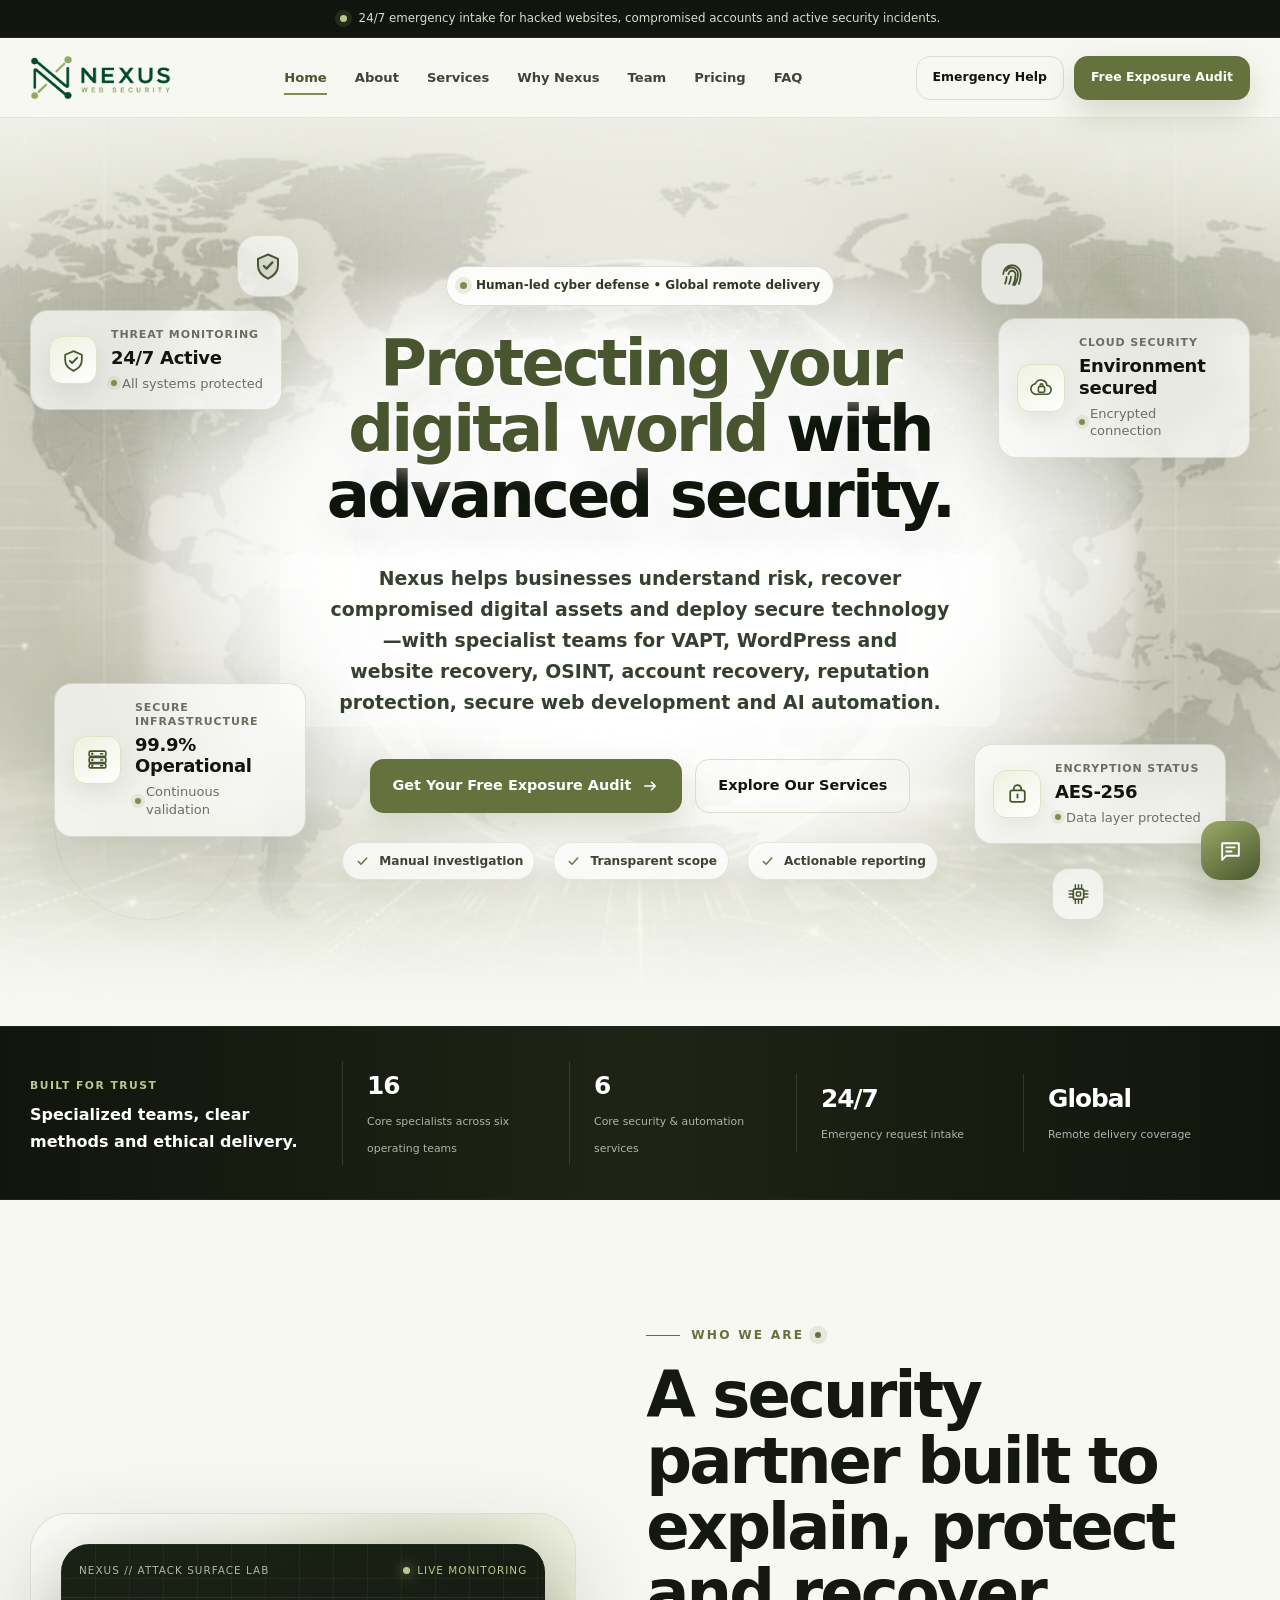
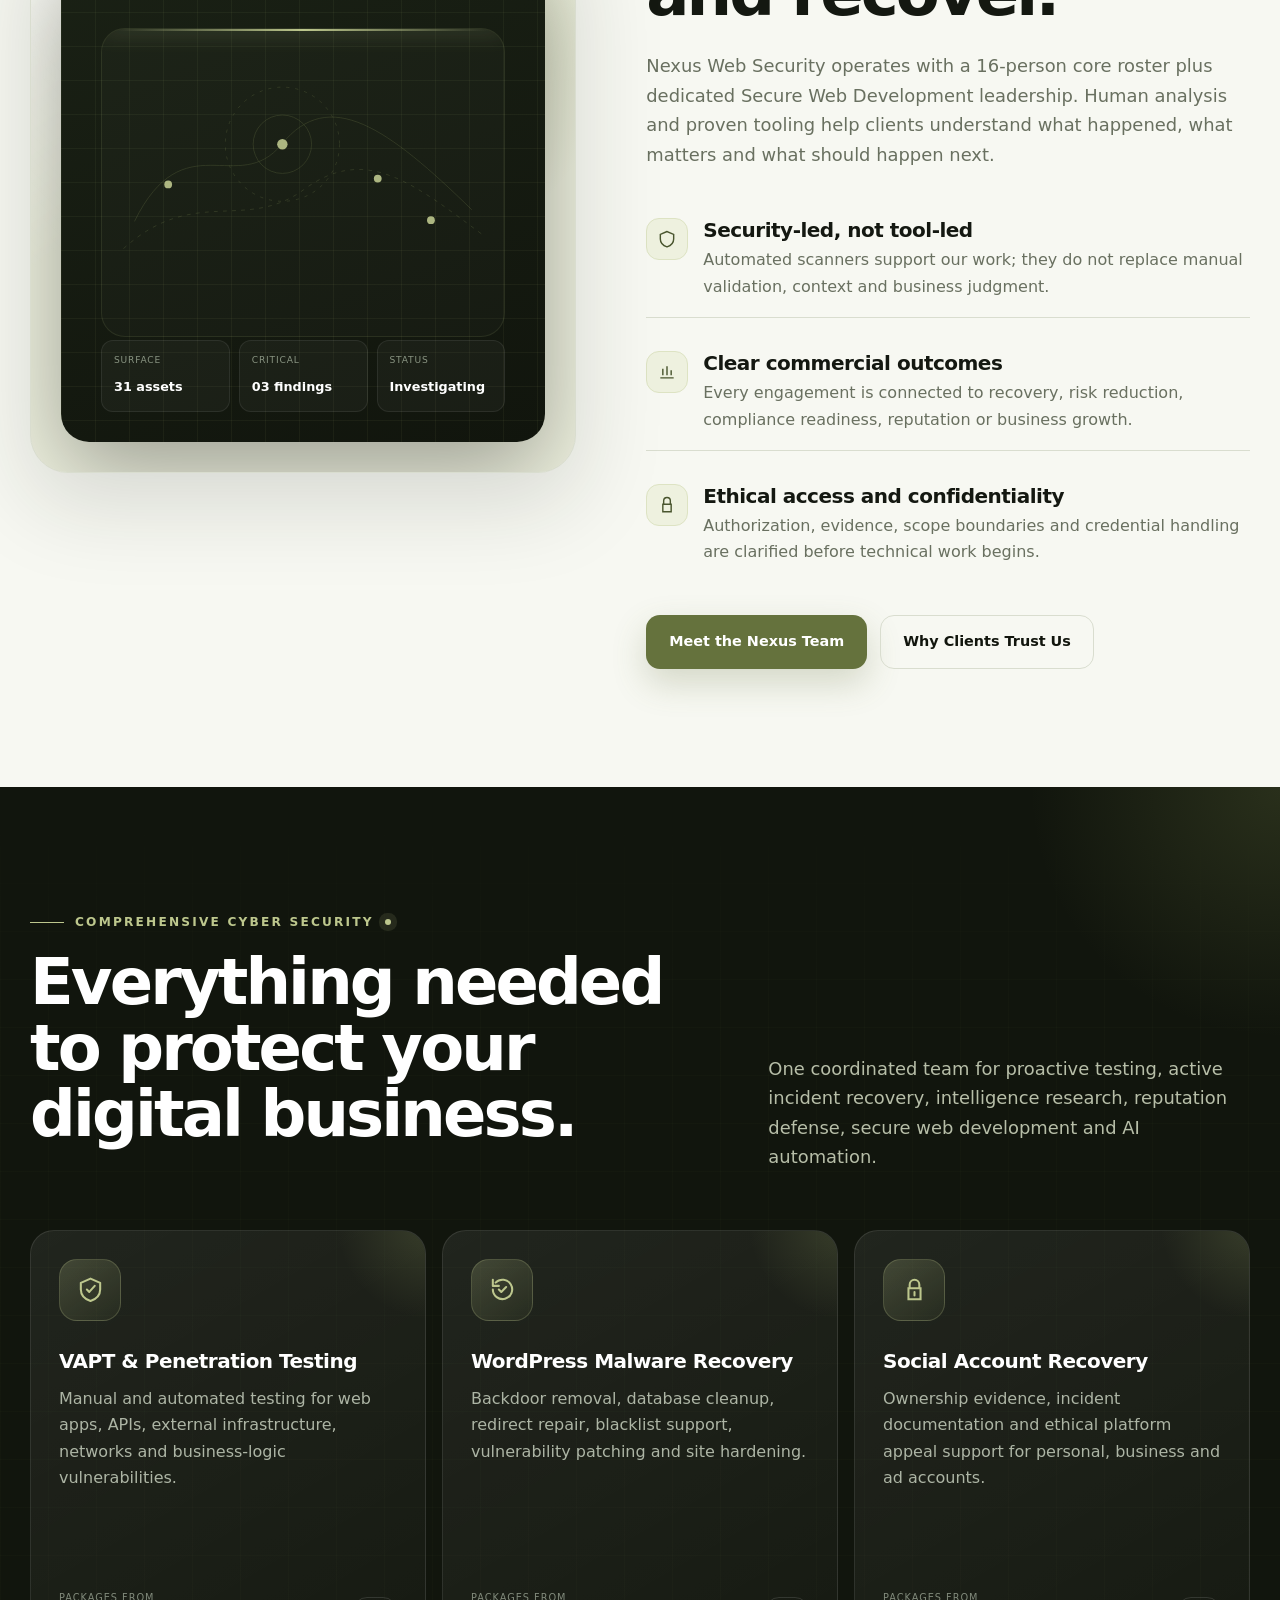
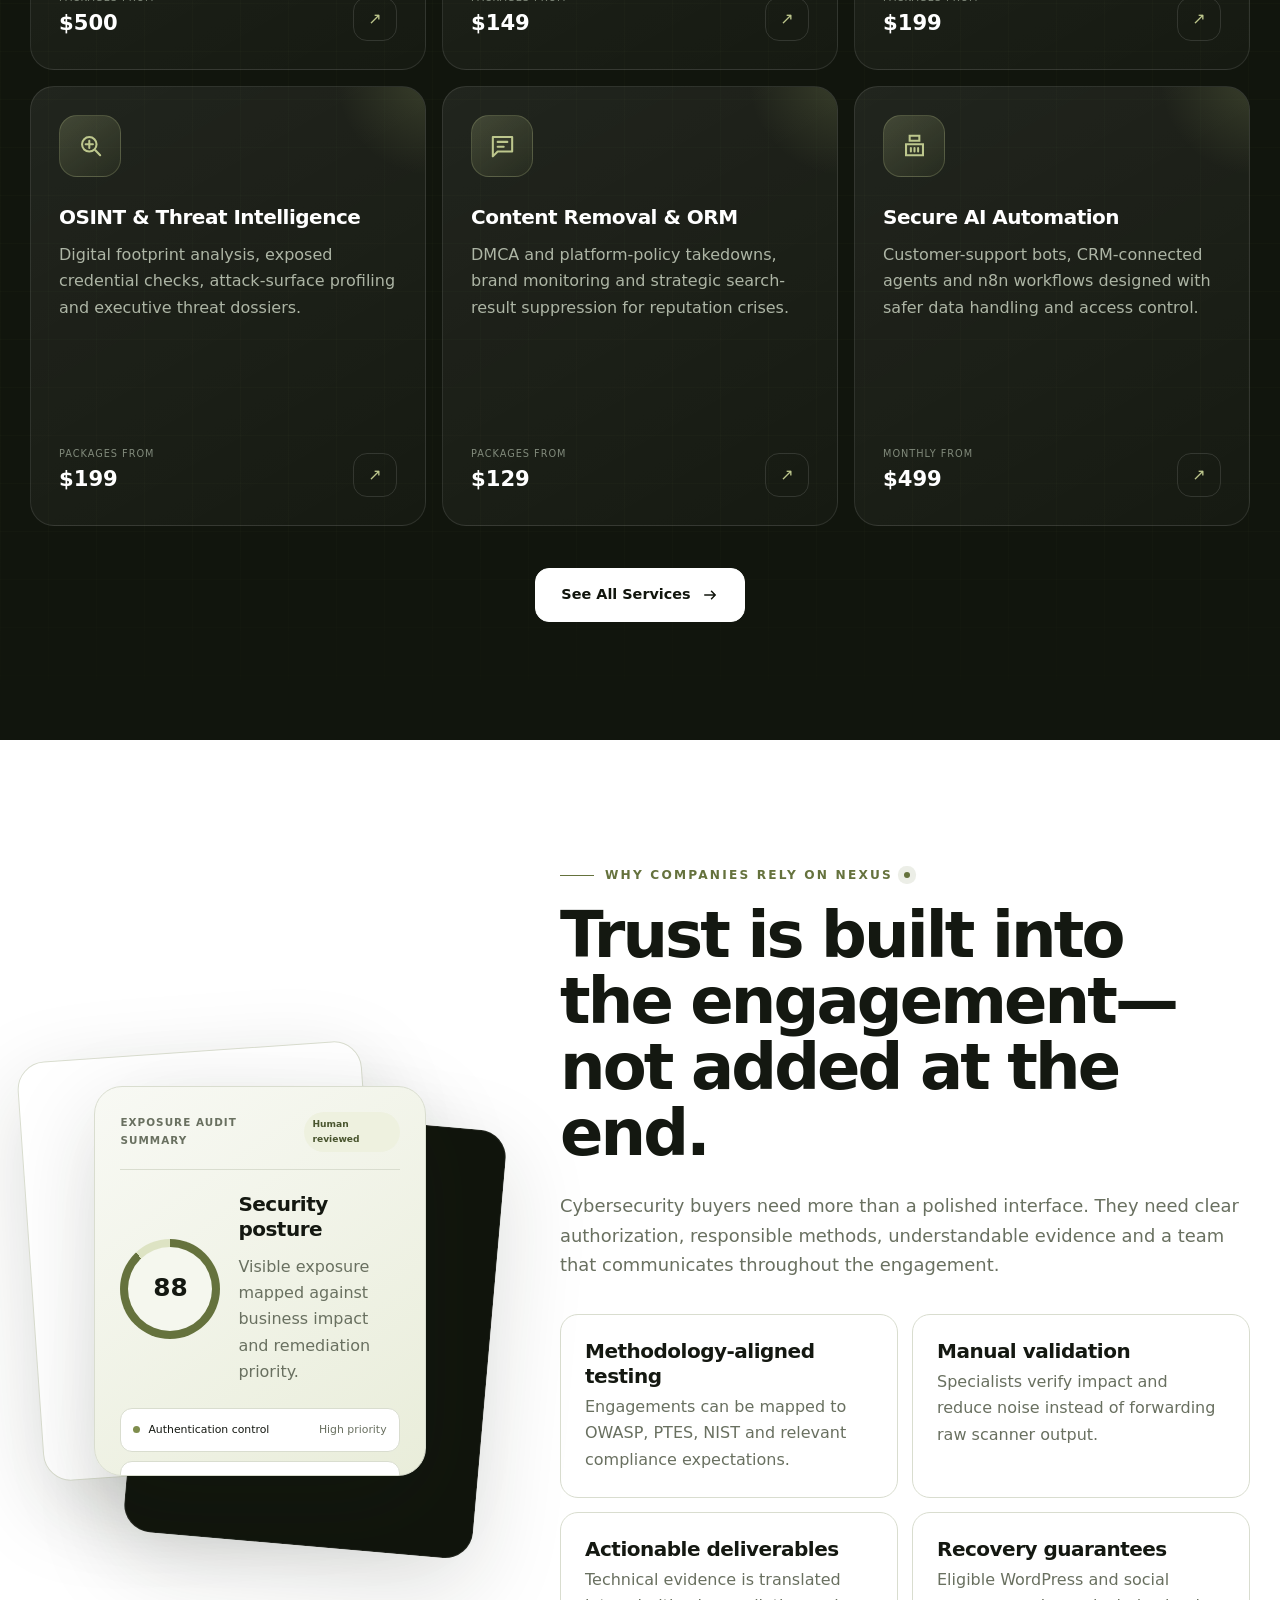
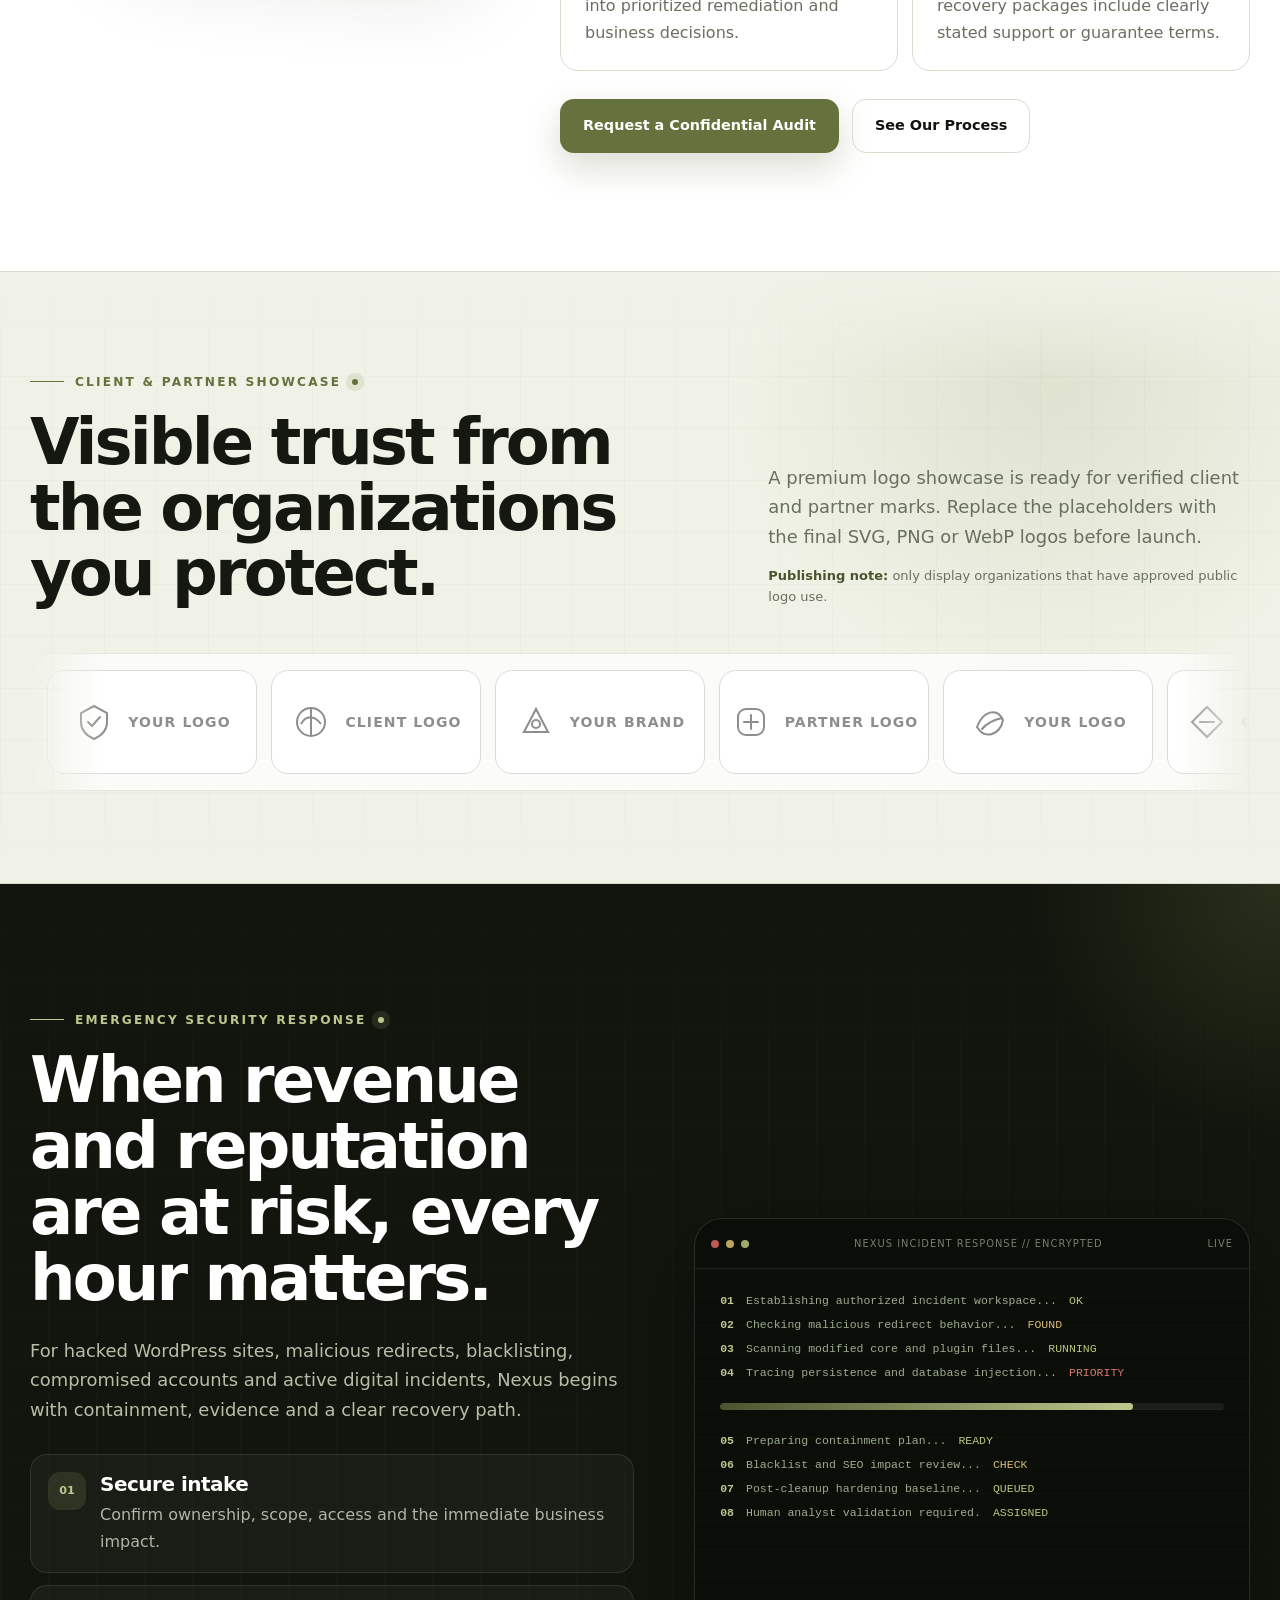
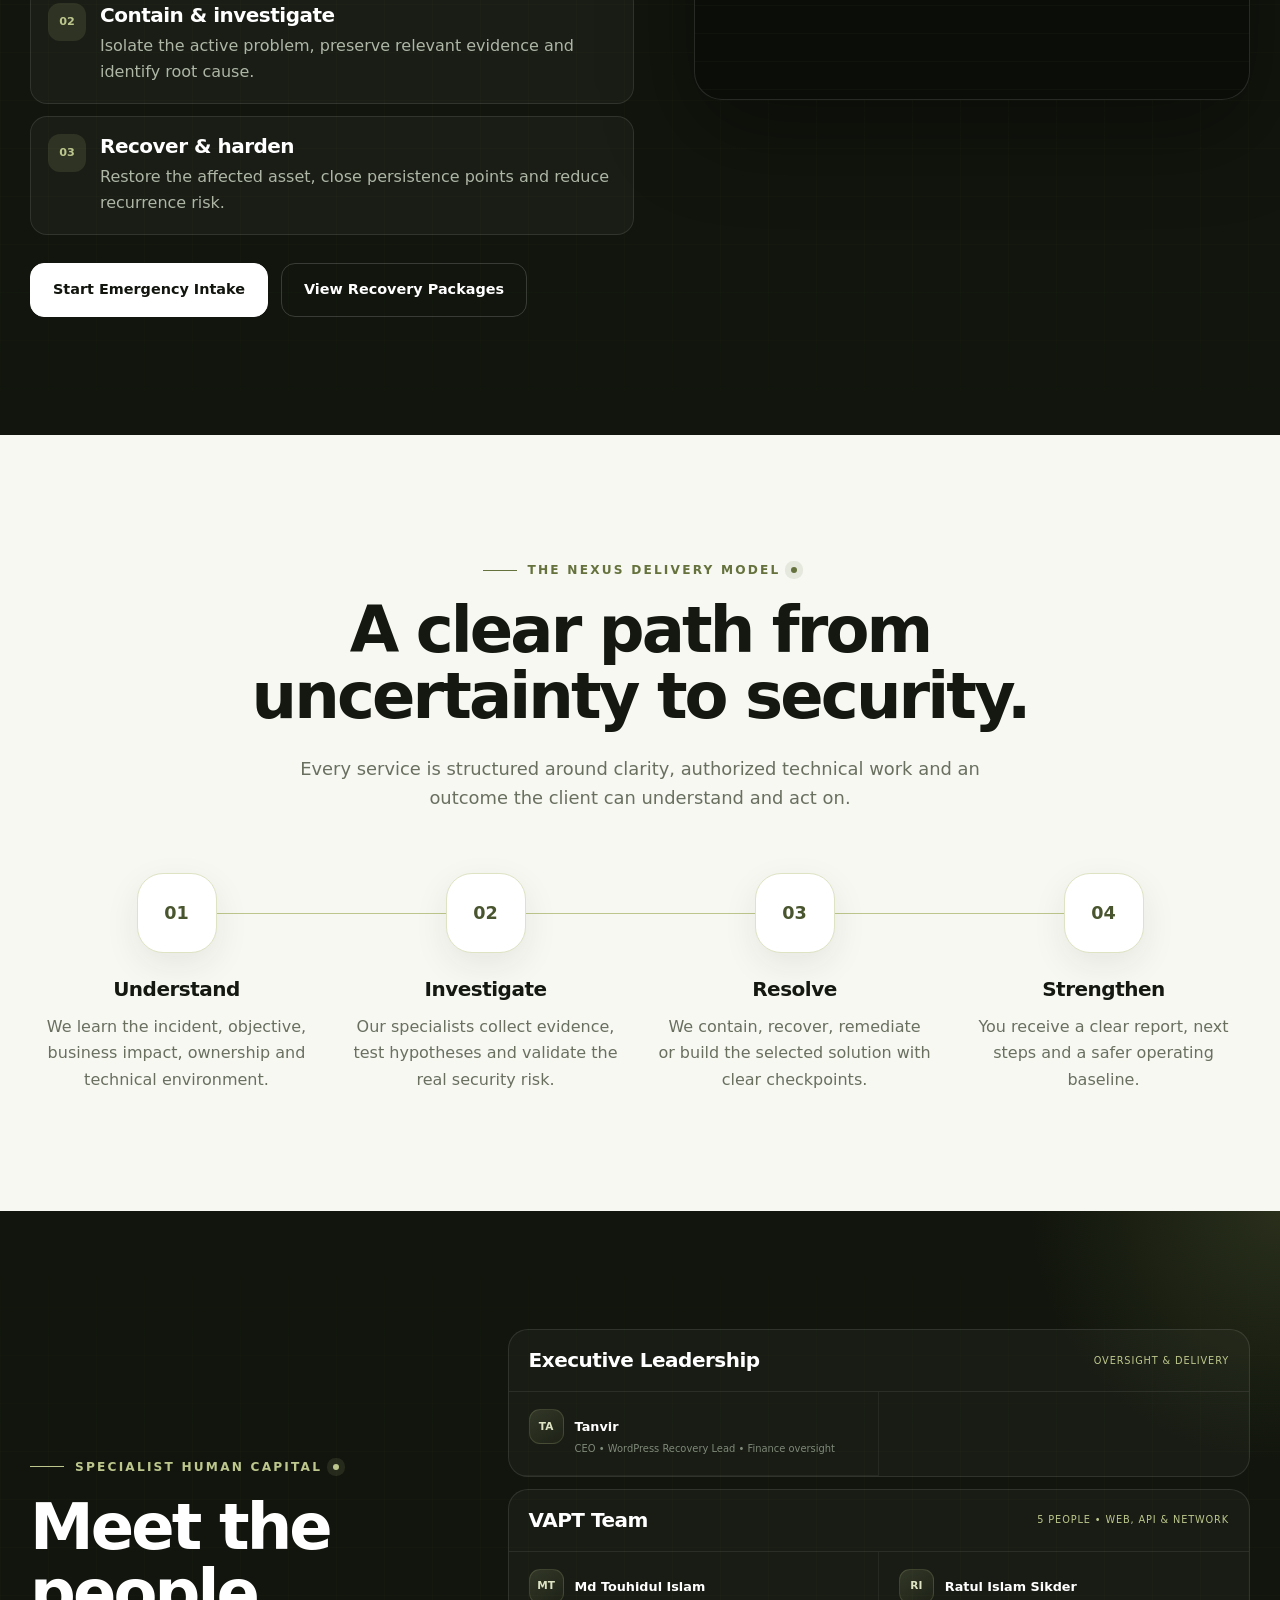
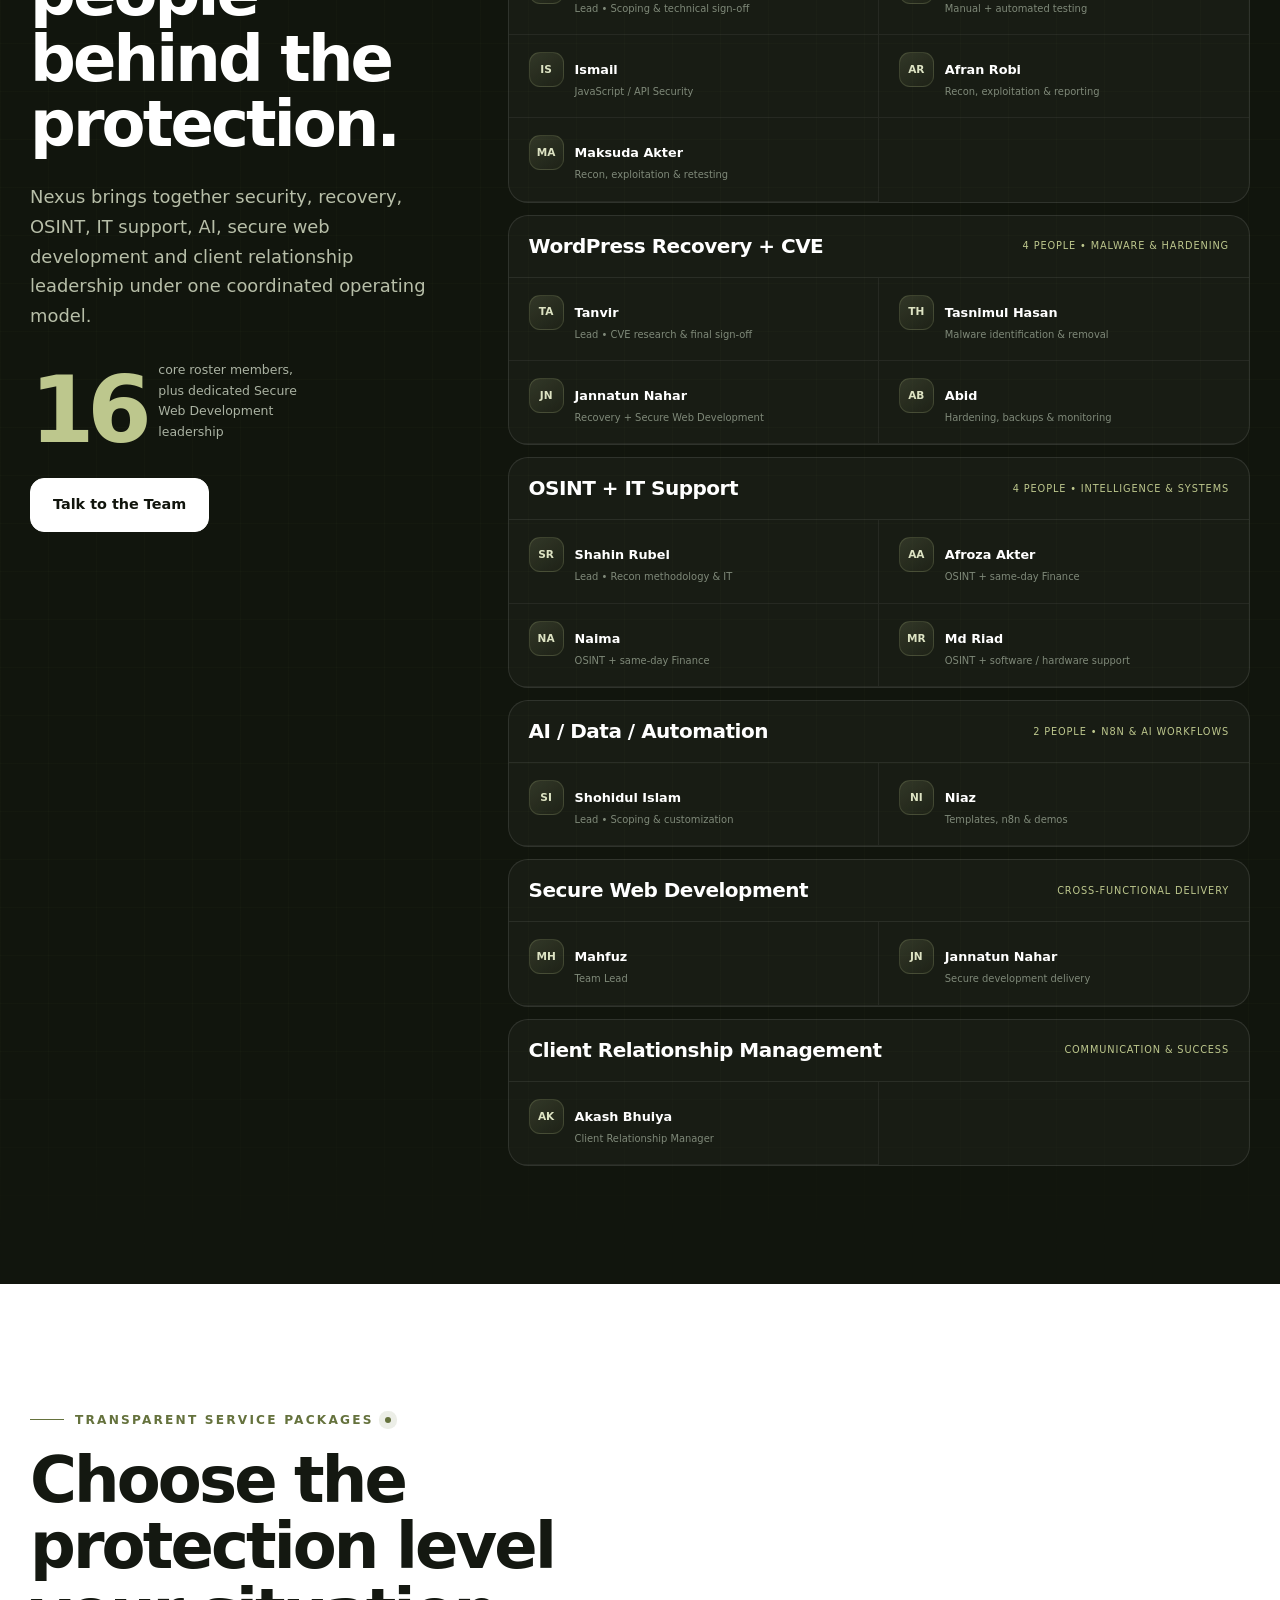
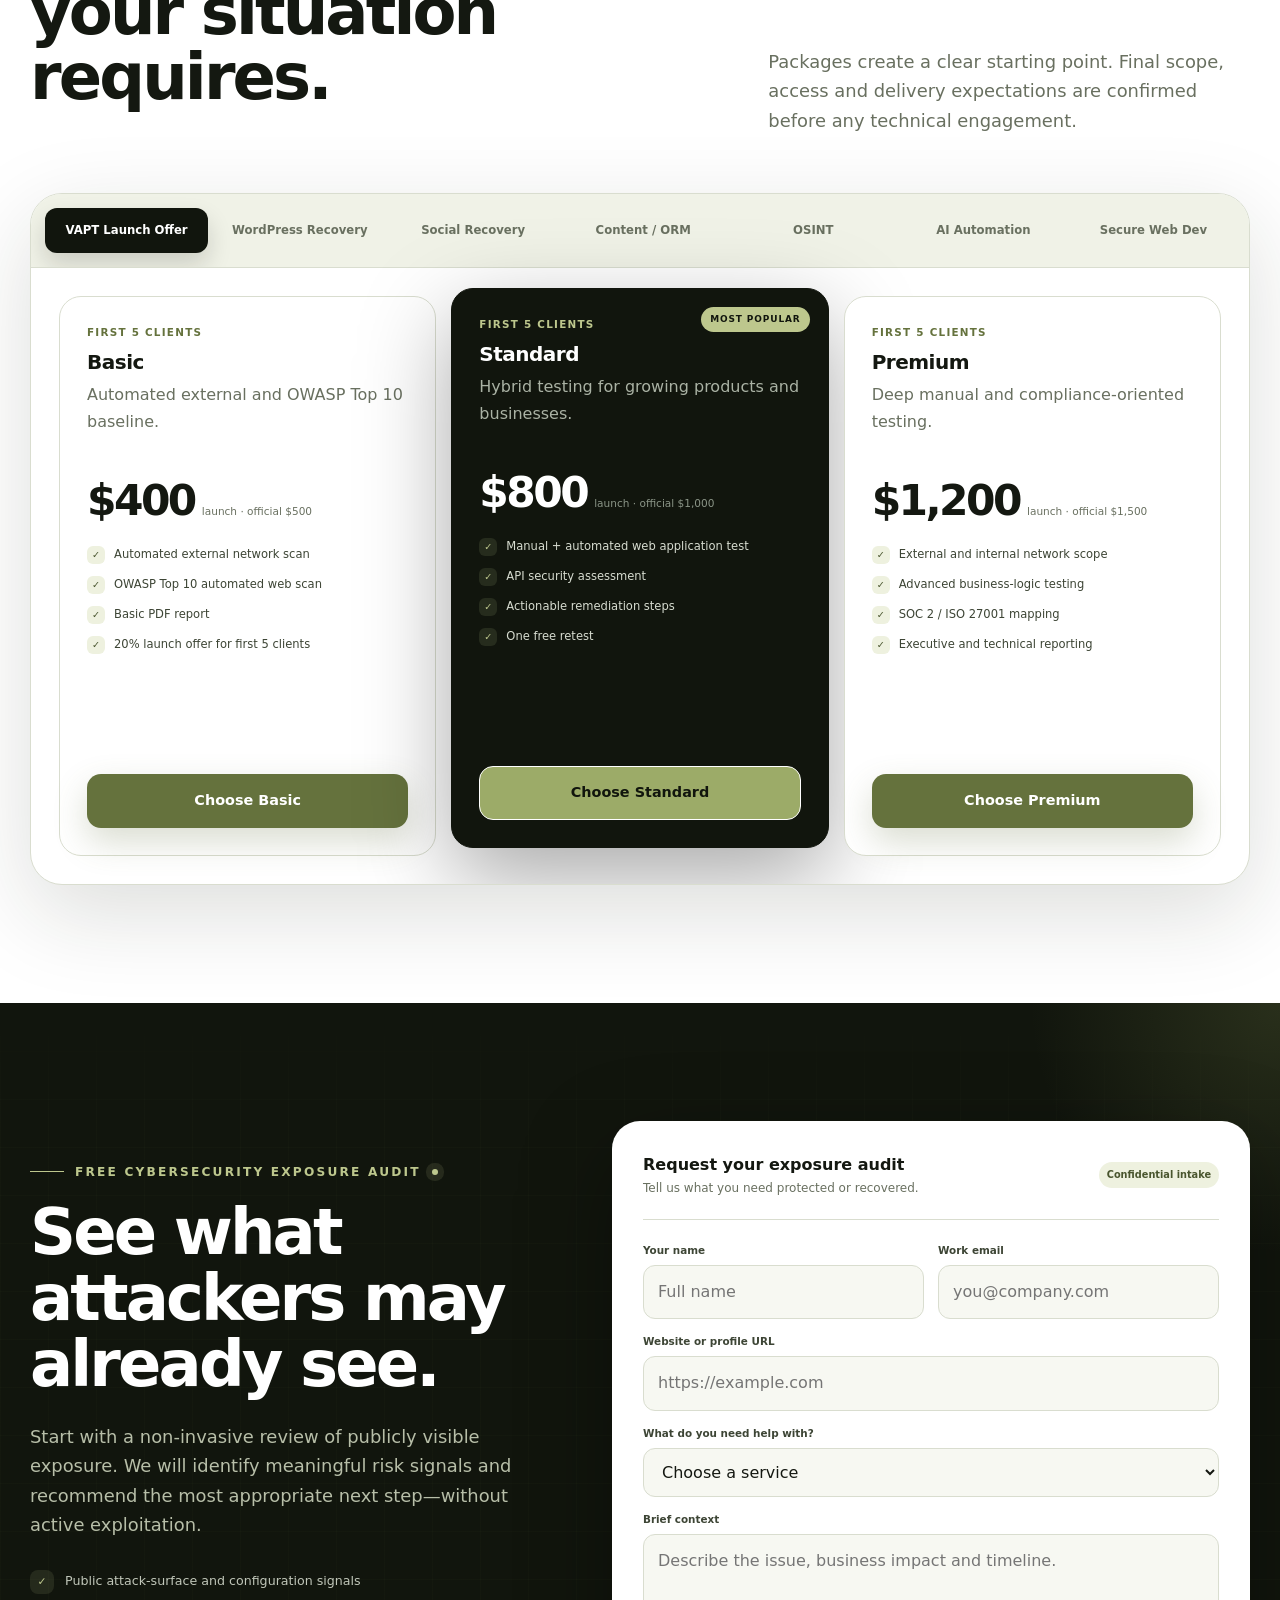
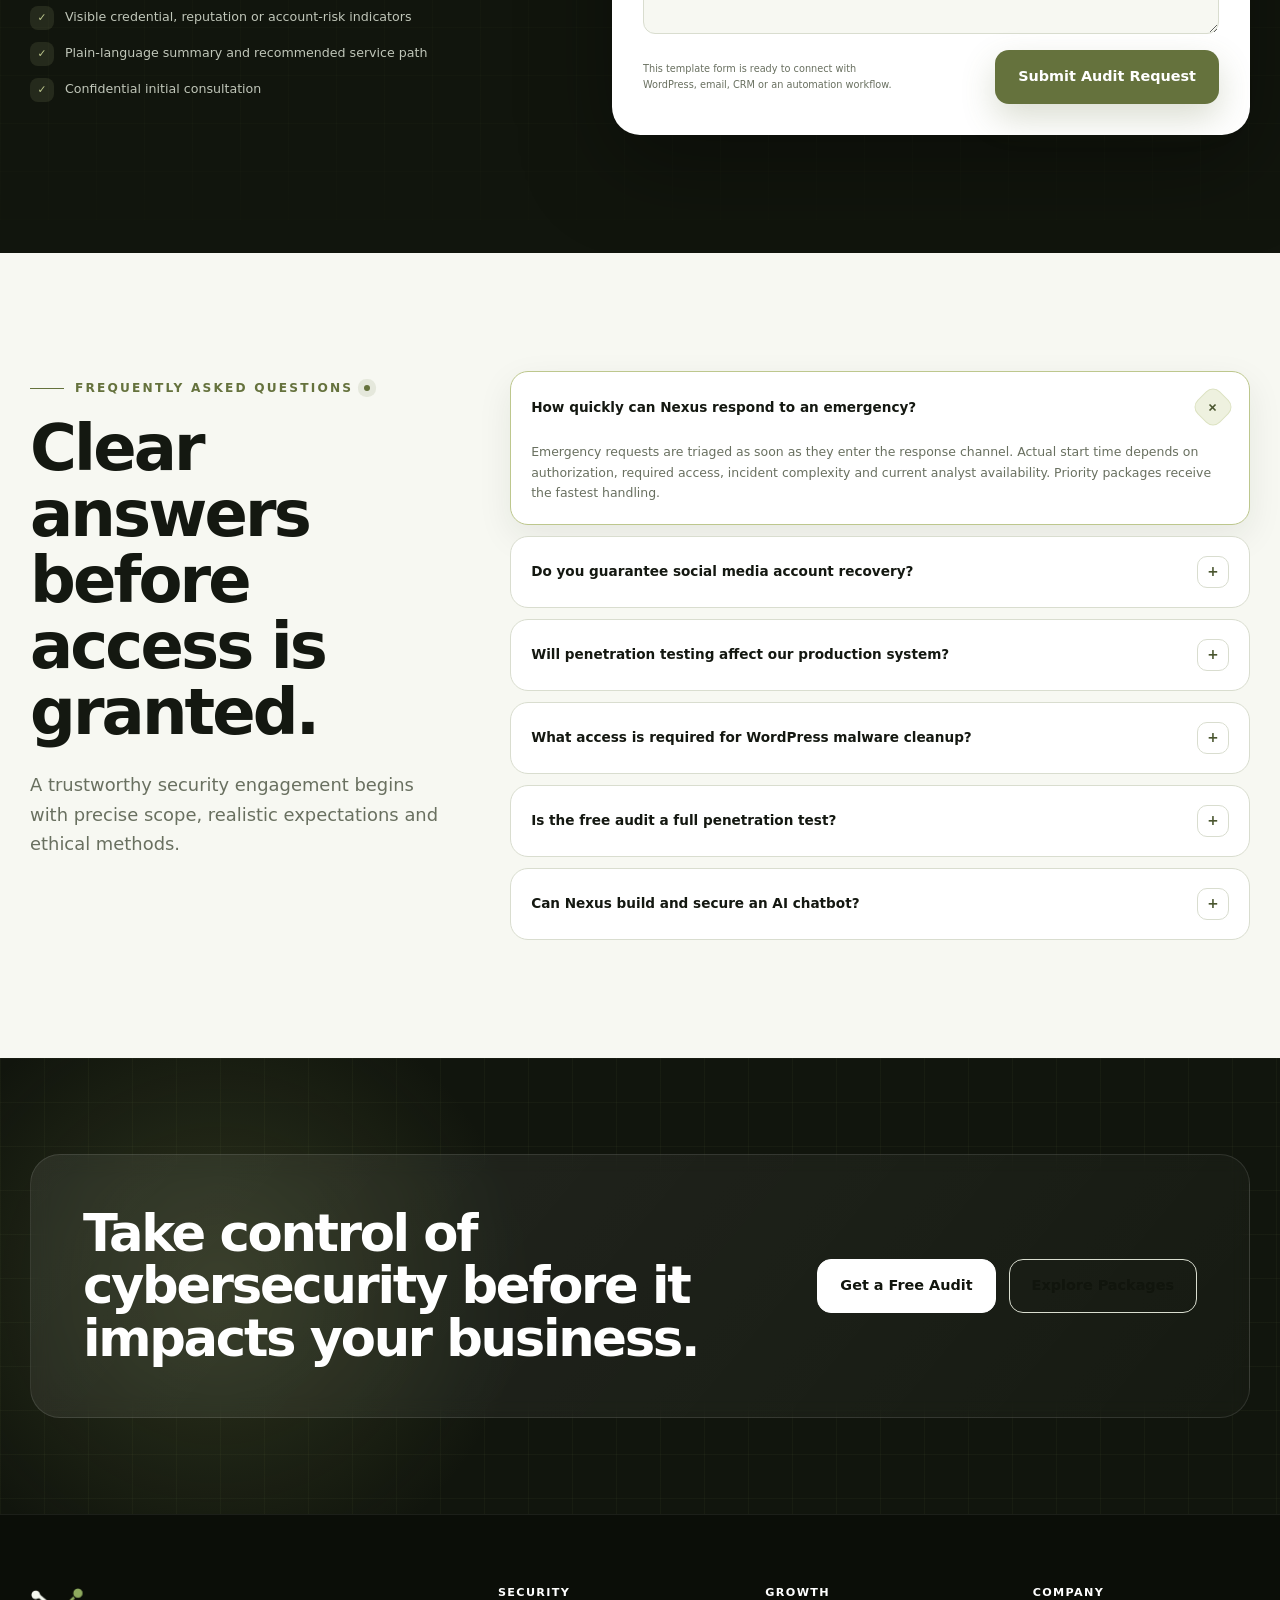
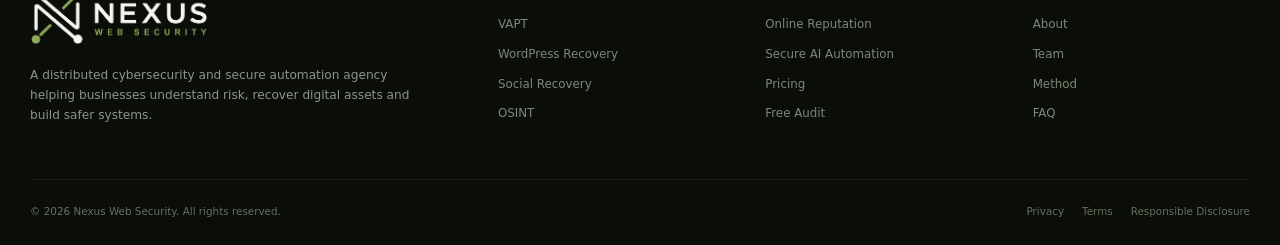
<file: index.html>
<!DOCTYPE html>

<html lang="en">

<head>
  <meta charset="utf-8" />
  <meta content="width=device-width, initial-scale=1.0" name="viewport" />
  <meta
    content="Nexus Web Security provides penetration testing, hacked website recovery, social account recovery, OSINT, reputation protection and secure AI automation."
    name="description" />
  <meta content="#f5f6ee" name="theme-color" />
  <title>Nexus Web Security — Protect, Recover &amp; Scale</title>
  <script>document.documentElement.classList.add('js');</script>
  <style>
    :root {
      --olive-950: #11150d;
      --olive-900: #182013;
      --olive-850: #20291a;
      --olive-800: #2e3921;
      --olive-700: #49552e;
      --olive-600: #65723d;
      --olive-500: #7f8d4d;
      --olive-400: #9cab68;
      --olive-300: #bdc78d;
      --olive-200: #dde3c3;
      --olive-100: #eef1df;
      --paper: #f7f8f2;
      --paper-2: #ffffff;
      --paper-3: #f0f2e7;
      --ink: #141811;
      --ink-soft: #3d4535;
      --muted: #697060;
      --line: #d9ddcf;
      --white: #fff;
      --danger: #bb4b4b;
      --shadow-sm: 0 12px 35px rgba(31, 39, 24, .08);
      --shadow: 0 28px 90px rgba(26, 34, 19, .15);
      --shadow-dark: 0 30px 90px rgba(0, 0, 0, .34);
      --radius-sm: 16px;
      --radius: 24px;
      --radius-lg: 38px;
      --container: min(1220px, calc(100% - 48px));
      --heading-size: 4rem;
    }

    * {
      box-sizing: border-box
    }

    html {
      scroll-behavior: smooth;
      scroll-padding-top: 92px
    }

    body {
      margin: 0;
      overflow-x: hidden;
      color: var(--ink);
      background: var(--paper);
      font-family: Inter, ui-sans-serif, system-ui, -apple-system, BlinkMacSystemFont, "Segoe UI", sans-serif;
      line-height: 1.65;
      -webkit-font-smoothing: antialiased;
    }

    body.menu-open {
      overflow: hidden
    }

    ::selection {
      background: var(--olive-300);
      color: var(--olive-950)
    }

    a {
      color: inherit;
      text-decoration: none
    }

    button,
    input,
    textarea,
    select {
      font: inherit
    }

    button {
      cursor: pointer
    }

    img,
    svg {
      display: block;
      max-width: 100%
    }

    h1,
    h2,
    h3,
    h4,
    p {
      margin-top: 0
    }

    h1,
    h2,
    h3,
    h4 {
      line-height: 1.03;
      letter-spacing: -.045em
    }

    h1,
    .section-title {
      font-size: var(--heading-size);
      margin-bottom: 24px
    }

    h3 {
      font-size: 1.45rem;
      margin-bottom: 12px
    }

    h4 {
      font-size: 1.03rem;
      margin-bottom: 8px
    }

    p {
      margin-bottom: 0
    }

    .container {
      width: var(--container);
      margin-inline: auto
    }

    .section {
      position: relative;
      padding: 118px 0;
      overflow: hidden
    }

    .section-light {
      background: var(--paper)
    }

    .section-white {
      background: var(--paper-2)
    }

    .section-dark {
      background: var(--olive-950);
      color: var(--white)
    }

    .section-dark::before {
      content: "";
      position: absolute;
      inset: 0;
      pointer-events: none;
      opacity: .45;
      background:
        linear-gradient(rgba(156, 171, 104, .055) 1px, transparent 1px),
        linear-gradient(90deg, rgba(156, 171, 104, .055) 1px, transparent 1px);
      background-size: 48px 48px;
      mask-image: linear-gradient(to bottom, transparent, #000 14%, #000 86%, transparent);
    }

    .section-dark::after {
      content: "";
      position: absolute;
      width: 520px;
      height: 520px;
      border-radius: 50%;
      right: -260px;
      top: -260px;
      background: radial-gradient(circle, rgba(127, 141, 77, .22), transparent 68%);
      pointer-events: none;
    }

    .section>.container {
      position: relative;
      z-index: 2
    }

    .section-head {
      display: grid;
      grid-template-columns: 1.05fr .75fr;
      gap: 64px;
      align-items: end;
      margin-bottom: 58px
    }

    .section-head.center {
      display: block;
      text-align: center;
      max-width: 900px;
      margin-inline: auto;
      margin-bottom: 60px
    }

    .section-head.center .section-copy {
      margin-inline: auto
    }

    .section-copy {
      font-size: 1.12rem;
      color: var(--muted);
      max-width: 680px
    }

    .section-dark .section-copy {
      color: #b7bea8
    }

    .eyebrow {
      display: inline-flex;
      align-items: center;
      gap: 11px;
      margin-bottom: 18px;
      color: var(--olive-600);
      font-size: .76rem;
      font-weight: 850;
      letter-spacing: .18em;
      text-transform: uppercase
    }

    .section-dark .eyebrow {
      color: var(--olive-300)
    }

    .eyebrow::before {
      content: "";
      width: 34px;
      height: 1px;
      background: currentColor
    }

    .eyebrow::after {
      content: "";
      width: 6px;
      height: 6px;
      border-radius: 50%;
      background: currentColor;
      box-shadow: 0 0 0 6px color-mix(in srgb, currentColor 12%, transparent)
    }

    .kicker {
      display: inline-flex;
      align-items: center;
      gap: 9px;
      padding: 9px 13px;
      border-radius: 999px;
      color: var(--olive-800);
      background: var(--olive-100);
      border: 1px solid var(--olive-200);
      font-size: .75rem;
      font-weight: 800;
      margin-bottom: 24px
    }

    .live-dot {
      width: 7px;
      height: 7px;
      border-radius: 50%;
      background: var(--olive-500);
      box-shadow: 0 0 0 5px rgba(127, 141, 77, .15);
      animation: pulse 2s ease-in-out infinite
    }

    @keyframes pulse {
      50% {
        box-shadow: 0 0 0 11px rgba(127, 141, 77, 0)
      }
    }

    .gradient-text {
      background: linear-gradient(115deg, var(--olive-950), var(--olive-600) 60%, var(--olive-400));
      -webkit-background-clip: text;
      color: transparent
    }

    .lead {
      font-size: 1.18rem;
      color: var(--muted);
      max-width: 730px
    }

    .section-dark .lead {
      color: #bac0af
    }

    .tiny-note {
      font-size: .75rem;
      color: var(--muted)
    }

    .btn {
      min-height: 54px;
      padding: 0 22px;
      border-radius: 14px;
      display: inline-flex;
      align-items: center;
      justify-content: center;
      gap: 10px;
      border: 1px solid transparent;
      font-size: .9rem;
      font-weight: 850;
      transition: .28s ease;
      position: relative;
      overflow: hidden;
      isolation: isolate;
      white-space: nowrap;
      flex-shrink: 0;
      max-width: 100%
    }

    .btn strong {
      white-space: nowrap
    }

    .btn::before {
      content: "";
      position: absolute;
      inset: 0;
      background: linear-gradient(120deg, rgba(255, 255, 255, .34), transparent 38%);
      opacity: 0;
      transition: .28s;
      z-index: -1
    }

    .btn:hover {
      transform: translateY(-3px)
    }

    .btn:hover::before {
      opacity: 1
    }

    .btn-primary {
      background: var(--olive-600);
      color: #fff;
      box-shadow: 0 14px 34px rgba(101, 114, 61, .24)
    }

    .btn-primary:hover {
      background: var(--olive-700);
      box-shadow: 0 18px 40px rgba(101, 114, 61, .32)
    }

    .btn-dark {
      background: var(--olive-950);
      color: #fff;
      box-shadow: 0 14px 34px rgba(17, 21, 13, .2)
    }

    .btn-light {
      background: #fff;
      color: var(--olive-950);
      border-color: #fff
    }

    .btn-outline {
      background: transparent;
      color: var(--olive-950);
      border-color: var(--line)
    }

    .btn-outline:hover {
      border-color: var(--olive-500);
      background: var(--olive-100)
    }

    .section-dark .btn-outline {
      color: #fff;
      border-color: rgba(255, 255, 255, .17)
    }

    .section-dark .btn-outline:hover {
      background: rgba(255, 255, 255, .06);
      border-color: var(--olive-400)
    }

    .btn svg {
      width: 18px;
      height: 18px
    }

    .actions {
      display: flex;
      gap: 13px;
      flex-wrap: wrap
    }

    .topbar {
      min-height: 38px;
      background: var(--olive-950);
      color: #d8ddcc;
      font-size: .74rem;
      display: flex;
      align-items: center;
      border-bottom: 1px solid rgba(255, 255, 255, .08)
    }

    .topbar .container {
      display: flex;
      align-items: center;
      justify-content: center;
      gap: 12px;
      text-align: center
    }

    .topbar .live-dot {
      background: var(--olive-300);
      box-shadow: 0 0 0 5px rgba(189, 199, 141, .12)
    }

    .nav {
      height: 80px;
      position: sticky;
      top: 0;
      z-index: 1000;
      background: rgba(247, 248, 242, .88);
      backdrop-filter: blur(18px);
      -webkit-backdrop-filter: blur(18px);
      border-bottom: 1px solid rgba(45, 57, 33, .1)
    }

    .nav-inner {
      height: 100%;
      display: flex;
      align-items: center;
      justify-content: space-between;
      gap: 28px
    }

    .brand {
      display: flex;
      align-items: center;
      gap: 12px;
      font-weight: 900;
      letter-spacing: -.035em;
      white-space: nowrap
    }

    .brand-mark {
      width: 41px;
      height: 41px;
      display: grid;
      place-items: center;
      border-radius: 13px;
      color: #fff;
      background: linear-gradient(145deg, var(--olive-500), var(--olive-800));
      box-shadow: 0 10px 25px rgba(73, 85, 46, .23);
      position: relative
    }

    .brand-mark::after {
      content: "";
      position: absolute;
      inset: 4px;
      border: 1px solid rgba(255, 255, 255, .22);
      border-radius: 10px
    }

    .brand-mark svg {
      width: 23px;
      position: relative;
      z-index: 2
    }

    .brand-text {
      font-size: .96rem
    }

    .brand-text small {
      display: block;
      color: var(--muted);
      font-size: .54rem;
      letter-spacing: .2em;
      text-transform: uppercase;
      margin-top: -3px
    }

    .nav-links {
      display: flex;
      align-items: center;
      gap: 28px;
      font-size: .82rem;
      font-weight: 700;
      color: var(--ink-soft)
    }

    .nav-links a {
      position: relative;
      transition: .2s
    }

    .nav-links a::after {
      content: "";
      position: absolute;
      left: 0;
      right: 100%;
      bottom: -7px;
      height: 2px;
      background: var(--olive-500);
      transition: .25s
    }

    .nav-links a:hover,
    .nav-links a.active {
      color: var(--olive-700)
    }

    .nav-links a:hover::after,
    .nav-links a.active::after {
      right: 0
    }

    .nav-actions {
      display: flex;
      align-items: center;
      gap: 10px
    }

    .nav .btn {
      min-height: 44px;
      padding: 0 16px;
      font-size: .78rem
    }

    .menu-toggle {
      display: none;
      width: 44px;
      height: 44px;
      border-radius: 12px;
      border: 1px solid var(--line);
      background: #fff;
      color: var(--olive-950)
    }

    .hero {
      position: relative;
      min-height: calc(100vh - 118px);
      display: flex;
      align-items: center;
      padding: 84px 0 94px;
      background: var(--paper);
      overflow: hidden
    }

    .hero::before {
      content: "";
      position: absolute;
      inset: 0;
      pointer-events: none;
      background:
        radial-gradient(circle at 82% 22%, rgba(127, 141, 77, .18), transparent 28%),
        radial-gradient(circle at 11% 83%, rgba(156, 171, 104, .12), transparent 23%),
        linear-gradient(rgba(73, 85, 46, .035) 1px, transparent 1px),
        linear-gradient(90deg, rgba(73, 85, 46, .035) 1px, transparent 1px);
      background-size: auto, auto, 54px 54px, 54px 54px;
      mask-image: linear-gradient(to bottom, #000 65%, transparent)
    }

    .hero-grid {
      display: grid;
      grid-template-columns: 1.02fr .98fr;
      gap: 62px;
      align-items: center;
      position: relative;
      z-index: 2
    }

    .hero-copy {
      max-width: 670px
    }

    .hero-copy h1 {
      max-width: 750px
    }

    .hero-copy .lead {
      margin-bottom: 32px
    }

    .hero-trust {
      display: flex;
      gap: 18px;
      flex-wrap: wrap;
      margin-top: 34px
    }

    .hero-trust span {
      display: flex;
      align-items: center;
      gap: 8px;
      color: var(--ink-soft);
      font-size: .76rem;
      font-weight: 700
    }

    .hero-trust svg {
      width: 17px;
      color: var(--olive-600)
    }

    .hero-visual {
      min-height: 590px;
      position: relative;
      display: grid;
      place-items: center
    }

    .cyber-orb {
      width: min(530px, 100%);
      aspect-ratio: 1;
      position: relative;
      display: grid;
      place-items: center;
      filter: drop-shadow(0 32px 55px rgba(65, 77, 43, .2))
    }

    .orb-glow {
      position: absolute;
      inset: 12%;
      border-radius: 50%;
      background: radial-gradient(circle, rgba(127, 141, 77, .28), rgba(127, 141, 77, .04) 48%, transparent 72%);
      filter: blur(15px);
      animation: orbBreath 5s ease-in-out infinite
    }

    @keyframes orbBreath {
      50% {
        transform: scale(1.08);
        opacity: .74
      }
    }

    .orb-ring {
      position: absolute;
      border: 1px solid rgba(101, 114, 61, .2);
      border-radius: 50%;
      animation: spin 22s linear infinite
    }

    .orb-ring.r1 {
      inset: 6%;
      transform: rotateX(66deg)
    }

    .orb-ring.r2 {
      inset: 16%;
      animation-direction: reverse;
      animation-duration: 17s;
      transform: rotateY(60deg)
    }

    .orb-ring.r3 {
      inset: 24%;
      border-style: dashed;
      animation-duration: 13s
    }

    @keyframes spin {
      to {
        rotate: 360deg
      }
    }

    .globe {
      width: 70%;
      aspect-ratio: 1;
      border-radius: 50%;
      position: relative;
      overflow: hidden;
      background:
        radial-gradient(circle at 36% 30%, rgba(255, 255, 255, .96), rgba(237, 241, 223, .86) 30%, rgba(127, 141, 77, .22) 68%, rgba(73, 85, 46, .2)),
        var(--olive-100);
      border: 1px solid rgba(73, 85, 46, .18);
      box-shadow: inset -28px -20px 50px rgba(73, 85, 46, .15), 0 24px 60px rgba(73, 85, 46, .2)
    }

    .globe::before {
      content: "";
      position: absolute;
      inset: -15%;
      background: repeating-radial-gradient(ellipse at center, transparent 0 11%, rgba(73, 85, 46, .13) 11.2% 11.7%, transparent 12% 19%);
      transform: rotate(19deg)
    }

    .globe::after {
      content: "";
      position: absolute;
      inset: 0;
      background: repeating-linear-gradient(90deg, transparent 0 12%, rgba(73, 85, 46, .11) 12.2% 12.7%, transparent 13% 21%);
      border-radius: 50%;
      transform: perspective(600px) rotateY(58deg)
    }

    .network-lines {
      position: absolute;
      inset: 18%;
      z-index: 4;
      animation: drift 8s ease-in-out infinite
    }

    @keyframes drift {
      50% {
        transform: translateY(-8px) rotate(2deg)
      }
    }

    .node {
      position: absolute;
      width: 9px;
      height: 9px;
      border-radius: 50%;
      background: var(--olive-600);
      box-shadow: 0 0 0 7px rgba(127, 141, 77, .13), 0 0 22px rgba(101, 114, 61, .6);
      z-index: 5
    }

    .node.n1 {
      top: 20%;
      left: 23%
    }

    .node.n2 {
      top: 34%;
      right: 17%
    }

    .node.n3 {
      bottom: 21%;
      left: 33%
    }

    .node.n4 {
      bottom: 32%;
      right: 27%
    }

    .node.n5 {
      top: 50%;
      left: 48%
    }

    .scan-beam {
      position: absolute;
      inset: 19%;
      border-radius: 50%;
      overflow: hidden;
      z-index: 6;
      opacity: .75
    }

    .scan-beam::before {
      content: "";
      position: absolute;
      left: -10%;
      right: -10%;
      height: 3px;
      top: 0;
      background: linear-gradient(90deg, transparent, var(--olive-500), transparent);
      box-shadow: 0 0 22px var(--olive-500);
      animation: scan 4.8s ease-in-out infinite
    }

    @keyframes scan {

      0%,
      100% {
        transform: translateY(20px);
        opacity: 0
      }

      15%,
      85% {
        opacity: 1
      }

      50% {
        transform: translateY(300px)
      }
    }

    .hud-card {
      position: absolute;
      width: 220px;
      padding: 17px;
      border-radius: 18px;
      background: rgba(255, 255, 255, .86);
      backdrop-filter: blur(14px);
      border: 1px solid rgba(73, 85, 46, .16);
      box-shadow: var(--shadow-sm);
      z-index: 8
    }

    .hud-card.one {
      left: -1%;
      top: 13%;
      animation: float 5s ease-in-out infinite
    }

    .hud-card.two {
      right: -1%;
      bottom: 13%;
      animation: float 5.7s ease-in-out infinite reverse
    }

    @keyframes float {
      50% {
        transform: translateY(-12px)
      }
    }

    .hud-top {
      display: flex;
      align-items: center;
      justify-content: space-between;
      gap: 10px;
      margin-bottom: 12px
    }

    .hud-label {
      font-size: .63rem;
      color: var(--muted);
      font-weight: 850;
      text-transform: uppercase;
      letter-spacing: .11em
    }

    .hud-status {
      font-size: .58rem;
      color: var(--olive-700);
      font-weight: 850;
      padding: 4px 7px;
      border-radius: 999px;
      background: var(--olive-100)
    }

    .hud-card strong {
      font-size: 1.05rem;
      display: block;
      margin-bottom: 6px
    }

    .hud-card p {
      color: var(--muted);
      font-size: .68rem;
      line-height: 1.45
    }

    .hud-bars {
      display: flex;
      gap: 5px;
      align-items: end;
      height: 32px;
      margin-top: 12px
    }

    .hud-bars i {
      display: block;
      flex: 1;
      background: linear-gradient(var(--olive-400), var(--olive-700));
      border-radius: 4px 4px 1px 1px;
      animation: bars 2.6s ease-in-out infinite
    }

    .hud-bars i:nth-child(1) {
      height: 42%
    }

    .hud-bars i:nth-child(2) {
      height: 68%;
      animation-delay: .2s
    }

    .hud-bars i:nth-child(3) {
      height: 50%;
      animation-delay: .4s
    }

    .hud-bars i:nth-child(4) {
      height: 90%;
      animation-delay: .6s
    }

    .hud-bars i:nth-child(5) {
      height: 72%;
      animation-delay: .8s
    }

    @keyframes bars {
      50% {
        transform: scaleY(.62);
        transform-origin: bottom
      }
    }

    .shield-core {
      position: absolute;
      width: 76px;
      height: 88px;
      z-index: 9;
      display: grid;
      place-items: center;
      color: #fff;
      filter: drop-shadow(0 16px 25px rgba(43, 53, 29, .28));
      animation: shieldFloat 4s ease-in-out infinite
    }

    @keyframes shieldFloat {
      50% {
        transform: translateY(-8px)
      }
    }

    .shield-core svg {
      width: 100%;
      height: 100%
    }

    .proof-strip {
      padding: 34px 0;
      background: var(--olive-950);
      color: #fff;
      border-top: 1px solid rgba(255, 255, 255, .06);
      border-bottom: 1px solid rgba(255, 255, 255, .06);
      position: relative;
      overflow: hidden
    }

    .proof-strip::before {
      content: "";
      position: absolute;
      inset: 0;
      background: linear-gradient(90deg, transparent, rgba(127, 141, 77, .12), transparent);
      animation: sweep 7s linear infinite
    }

    @keyframes sweep {
      from {
        transform: translateX(-100%)
      }

      to {
        transform: translateX(100%)
      }
    }

    .proof-grid {
      position: relative;
      z-index: 2;
      display: grid;
      grid-template-columns: 1.1fr repeat(4, .8fr);
      align-items: center
    }

    .proof-intro {
      padding-right: 28px
    }

    .proof-intro small {
      color: var(--olive-300);
      text-transform: uppercase;
      letter-spacing: .14em;
      font-weight: 800;
      font-size: .67rem
    }

    .proof-intro strong {
      display: block;
      font-size: 1rem;
      margin-top: 5px
    }

    .proof-item {
      padding: 5px 24px;
      border-left: 1px solid rgba(255, 255, 255, .12)
    }

    .proof-item strong {
      display: block;
      font-size: 1.55rem;
      letter-spacing: -.04em
    }

    .proof-item span {
      font-size: .68rem;
      color: #aeb6a3
    }

    .about-grid {
      display: grid;
      grid-template-columns: .95fr 1.05fr;
      gap: 70px;
      align-items: center
    }

    .about-visual {
      min-height: 560px;
      border-radius: var(--radius-lg);
      overflow: hidden;
      position: relative;
      background: var(--olive-100);
      border: 1px solid var(--line);
      box-shadow: var(--shadow)
    }

    .about-visual::before {
      content: "";
      position: absolute;
      inset: 0;
      background: linear-gradient(145deg, rgba(255, 255, 255, .82), transparent 38%), radial-gradient(circle at 70% 25%, rgba(127, 141, 77, .32), transparent 35%)
    }

    .lab-panel {
      position: absolute;
      inset: 30px;
      border-radius: 28px;
      background: linear-gradient(160deg, #1a2115, #11150d);
      overflow: hidden;
      box-shadow: var(--shadow-dark)
    }

    .lab-panel::before {
      content: "";
      position: absolute;
      inset: 0;
      background: linear-gradient(rgba(156, 171, 104, .07) 1px, transparent 1px), linear-gradient(90deg, rgba(156, 171, 104, .07) 1px, transparent 1px);
      background-size: 34px 34px
    }

    .lab-top {
      height: 54px;
      padding: 0 18px;
      display: flex;
      align-items: center;
      justify-content: space-between;
      border-bottom: 1px solid rgba(255, 255, 255, .08);
      position: relative;
      z-index: 2;
      color: #aeb7a4;
      font-size: .65rem;
      letter-spacing: .1em;
      text-transform: uppercase
    }

    .lab-live {
      display: flex;
      align-items: center;
      gap: 7px;
      color: var(--olive-300)
    }

    .lab-live i {
      width: 7px;
      height: 7px;
      border-radius: 50%;
      background: var(--olive-300);
      box-shadow: 0 0 14px var(--olive-300)
    }

    .lab-map {
      position: absolute;
      inset: 84px 40px 105px;
      border: 1px solid rgba(156, 171, 104, .14);
      border-radius: 24px;
      background: rgba(255, 255, 255, .018);
      overflow: hidden
    }

    .lab-map svg {
      width: 100%;
      height: 100%;
      opacity: .9
    }

    .lab-scan {
      position: absolute;
      left: 0;
      right: 0;
      height: 2px;
      top: 0;
      background: linear-gradient(90deg, transparent, var(--olive-300), transparent);
      box-shadow: 0 0 20px var(--olive-300);
      animation: labscan 4s linear infinite
    }

    @keyframes labscan {
      to {
        transform: translateY(330px)
      }
    }

    .lab-cards {
      position: absolute;
      left: 40px;
      right: 40px;
      bottom: 30px;
      display: grid;
      grid-template-columns: repeat(3, 1fr);
      gap: 9px
    }

    .lab-card {
      padding: 12px;
      border: 1px solid rgba(255, 255, 255, .08);
      border-radius: 12px;
      background: rgba(255, 255, 255, .035);
      color: #fff
    }

    .lab-card small {
      display: block;
      color: #899482;
      font-size: .57rem;
      text-transform: uppercase;
      letter-spacing: .09em;
      margin-bottom: 5px
    }

    .lab-card strong {
      font-size: .8rem
    }

    .about-points {
      display: grid;
      gap: 16px;
      margin: 32px 0
    }

    .about-point {
      display: grid;
      grid-template-columns: auto 1fr;
      gap: 15px;
      align-items: start;
      padding: 17px 0;
      border-bottom: 1px solid var(--line)
    }

    .about-point:last-child {
      border-bottom: 0
    }

    .point-icon {
      width: 42px;
      height: 42px;
      border-radius: 13px;
      display: grid;
      place-items: center;
      background: var(--olive-100);
      color: var(--olive-700);
      border: 1px solid var(--olive-200)
    }

    .point-icon svg {
      width: 20px
    }

    .about-point h4 {
      margin-bottom: 4px
    }

    .about-point p {
      color: var(--muted);
      font-size: .82rem
    }

    .services-grid {
      display: grid;
      grid-template-columns: repeat(3, 1fr);
      gap: 16px
    }

    .service-card {
      min-height: 390px;
      padding: 28px;
      border: 1px solid rgba(255, 255, 255, .1);
      border-radius: 24px;
      background: linear-gradient(150deg, rgba(255, 255, 255, .07), rgba(255, 255, 255, .025));
      position: relative;
      overflow: hidden;
      display: flex;
      flex-direction: column;
      transition: .35s ease
    }

    .service-card::before {
      content: "";
      position: absolute;
      width: 200px;
      height: 200px;
      border-radius: 50%;
      right: -110px;
      top: -110px;
      background: radial-gradient(circle, rgba(156, 171, 104, .22), transparent 70%);
      transition: .35s
    }

    .service-card::after {
      content: "";
      position: absolute;
      inset: auto 0 0;
      height: 3px;
      background: linear-gradient(90deg, transparent, var(--olive-400), transparent);
      transform: scaleX(0);
      transition: .35s
    }

    .service-card:hover {
      transform: translateY(-9px);
      border-color: rgba(189, 199, 141, .4);
      background: linear-gradient(150deg, rgba(255, 255, 255, .1), rgba(255, 255, 255, .03));
      box-shadow: 0 28px 70px rgba(0, 0, 0, .25)
    }

    .service-card:hover::before {
      transform: scale(1.4)
    }

    .service-card:hover::after {
      transform: scaleX(1)
    }

    .service-icon {
      width: 62px;
      height: 62px;
      border-radius: 18px;
      display: grid;
      place-items: center;
      background: linear-gradient(145deg, rgba(189, 199, 141, .22), rgba(127, 141, 77, .08));
      border: 1px solid rgba(189, 199, 141, .23);
      color: var(--olive-300);
      margin-bottom: 28px;
      position: relative;
      z-index: 2
    }

    .service-icon svg {
      width: 29px
    }

    .service-card h3 {
      color: #fff;
      position: relative;
      z-index: 2
    }

    .service-card p {
      font-size: .83rem;
      color: #adb5a5;
      position: relative;
      z-index: 2
    }

    .service-meta {
      margin-top: auto;
      padding-top: 30px;
      display: flex;
      align-items: end;
      justify-content: space-between;
      gap: 14px;
      position: relative;
      z-index: 2
    }

    .service-price small {
      display: block;
      color: #818a7b;
      font-size: .61rem;
      text-transform: uppercase;
      letter-spacing: .1em
    }

    .service-price strong {
      font-size: 1.32rem;
      color: #fff
    }

    .round-link {
      width: 44px;
      height: 44px;
      border-radius: 14px;
      display: grid;
      place-items: center;
      border: 1px solid rgba(255, 255, 255, .12);
      color: var(--olive-300);
      transition: .25s
    }

    .round-link:hover {
      background: var(--olive-500);
      color: #fff;
      border-color: var(--olive-500);
      transform: rotate(8deg)
    }

    .trust-grid {
      display: grid;
      grid-template-columns: .8fr 1.2fr;
      gap: 70px;
      align-items: center
    }

    .trust-stack {
      position: relative;
      min-height: 620px
    }

    .trust-card {
      position: absolute;
      border-radius: 28px;
      border: 1px solid var(--line);
      box-shadow: var(--shadow);
      overflow: hidden;
      background: #fff
    }

    .trust-card.one {
      width: 75%;
      height: 420px;
      left: 0;
      top: 55px;
      transform: rotate(-4deg)
    }

    .trust-card.two {
      width: 76%;
      height: 430px;
      right: 0;
      top: 120px;
      transform: rotate(5deg);
      background: var(--olive-950);
      border-color: rgba(255, 255, 255, .09)
    }

    .trust-card.three {
      width: 72%;
      height: 390px;
      left: 14%;
      top: 90px;
      background: linear-gradient(145deg, #f8f9f4, #e9edda);
      z-index: 3;
      display: flex;
      flex-direction: column;
      padding: 25px
    }

    .mini-header {
      display: flex;
      align-items: center;
      justify-content: space-between;
      gap: 12px;
      padding-bottom: 17px;
      border-bottom: 1px solid var(--line)
    }

    .mini-header span {
      font-size: .65rem;
      color: var(--muted);
      letter-spacing: .1em;
      text-transform: uppercase;
      font-weight: 800
    }

    .mini-badge {
      padding: 5px 8px;
      border-radius: 999px;
      background: var(--olive-100);
      color: var(--olive-700);
      font-size: .57rem;
      font-weight: 850
    }

    .risk-score {
      display: grid;
      grid-template-columns: auto 1fr;
      gap: 18px;
      align-items: center;
      padding: 22px 0
    }

    .score-circle {
      width: 100px;
      height: 100px;
      border-radius: 50%;
      display: grid;
      place-items: center;
      background: conic-gradient(var(--olive-600) 0 88%, var(--olive-200) 88%);
      position: relative
    }

    .score-circle::before {
      content: "";
      position: absolute;
      inset: 8px;
      border-radius: 50%;
      background: #f5f7ee
    }

    .score-circle strong {
      position: relative;
      font-size: 1.55rem
    }

    .risk-score p {
      font-size: .73rem;
      color: var(--muted);
      margin-top: 5px
    }

    .finding-list {
      display: grid;
      gap: 9px;
      margin-top: auto
    }

    .finding {
      padding: 12px;
      border: 1px solid var(--line);
      border-radius: 12px;
      background: #fff;
      display: flex;
      align-items: center;
      justify-content: space-between;
      gap: 10px;
      font-size: .68rem
    }

    .finding span:first-child {
      display: flex;
      align-items: center;
      gap: 8px
    }

    .severity {
      width: 7px;
      height: 7px;
      border-radius: 50%;
      background: var(--olive-500)
    }

    .finding em {
      font-style: normal;
      color: var(--muted)
    }

    .trust-list {
      display: grid;
      grid-template-columns: repeat(2, 1fr);
      gap: 14px;
      margin-top: 34px
    }

    .trust-item {
      padding: 21px;
      border-radius: 18px;
      border: 1px solid var(--line);
      background: #fff;
      transition: .3s
    }

    .trust-item:hover {
      transform: translateY(-5px);
      box-shadow: var(--shadow-sm);
      border-color: var(--olive-300)
    }

    .trust-item strong {
      display: block;
      margin-bottom: 5px;
      font-size: .9rem
    }

    .trust-item p {
      font-size: .75rem;
      color: var(--muted)
    }

    .incident-grid {
      display: grid;
      grid-template-columns: 1fr .92fr;
      gap: 60px;
      align-items: center
    }

    .incident-steps {
      display: grid;
      gap: 12px;
      margin-top: 30px
    }

    .incident-step {
      display: grid;
      grid-template-columns: auto 1fr;
      gap: 14px;
      padding: 17px;
      border: 1px solid rgba(255, 255, 255, .1);
      border-radius: 17px;
      background: rgba(255, 255, 255, .035)
    }

    .incident-step span {
      width: 38px;
      height: 38px;
      border-radius: 12px;
      display: grid;
      place-items: center;
      background: rgba(189, 199, 141, .13);
      color: var(--olive-300);
      font-size: .7rem;
      font-weight: 900
    }

    .incident-step h4 {
      color: #fff;
      margin-bottom: 5px
    }

    .incident-step p {
      color: #aeb6a6;
      font-size: .77rem
    }

    .terminal {
      border-radius: 28px;
      border: 1px solid rgba(255, 255, 255, .12);
      background: #0a0d08;
      overflow: hidden;
      box-shadow: var(--shadow-dark);
      transform: perspective(1200px) rotateY(-5deg) rotateX(2deg);
      transition: .4s
    }

    .terminal:hover {
      transform: none
    }

    .terminal-head {
      height: 50px;
      display: flex;
      align-items: center;
      justify-content: space-between;
      padding: 0 16px;
      border-bottom: 1px solid rgba(255, 255, 255, .08);
      color: #747e6e;
      font-size: .62rem;
      letter-spacing: .1em
    }

    .terminal-dots {
      display: flex;
      gap: 7px
    }

    .terminal-dots i {
      width: 8px;
      height: 8px;
      border-radius: 50%;
      background: #57604f
    }

    .terminal-dots i:first-child {
      background: #b95a53
    }

    .terminal-dots i:nth-child(2) {
      background: #bba45d
    }

    .terminal-dots i:last-child {
      background: var(--olive-400)
    }

    .terminal-body {
      padding: 25px;
      font: 500 .72rem ui-monospace, SFMono-Regular, Menlo, monospace;
      color: #9dac8f;
      min-height: 430px;
      background: linear-gradient(rgba(156, 171, 104, .035) 1px, transparent 1px);
      background-size: 100% 28px
    }

    .terminal-line {
      display: flex;
      gap: 12px;
      margin-bottom: 11px;
      opacity: 0;
      animation: typeIn .35s forwards
    }

    .terminal-line:nth-child(2) {
      animation-delay: .3s
    }

    .terminal-line:nth-child(3) {
      animation-delay: .6s
    }

    .terminal-line:nth-child(4) {
      animation-delay: .9s
    }

    .terminal-line:nth-child(5) {
      animation-delay: 1.2s
    }

    .terminal-line:nth-child(6) {
      animation-delay: 1.5s
    }

    .terminal-line:nth-child(7) {
      animation-delay: 1.8s
    }

    .terminal-line:nth-child(8) {
      animation-delay: 2.1s
    }

    @keyframes typeIn {
      to {
        opacity: 1
      }
    }

    .terminal-line b {
      color: var(--olive-300);
      font-weight: 700
    }

    .terminal-line .ok {
      color: #b5c77a
    }

    .terminal-line .warn {
      color: #d8bb6d
    }

    .terminal-line .critical {
      color: #d57870
    }

    .terminal-progress {
      height: 7px;
      border-radius: 99px;
      background: rgba(255, 255, 255, .07);
      margin: 24px 0;
      overflow: hidden
    }

    .terminal-progress span {
      display: block;
      height: 100%;
      width: 82%;
      background: linear-gradient(90deg, var(--olive-700), var(--olive-300));
      border-radius: inherit;
      animation: progress 3s ease-in-out infinite
    }

    @keyframes progress {
      50% {
        width: 96%
      }
    }

    .process-grid {
      display: grid;
      grid-template-columns: repeat(4, 1fr);
      gap: 16px;
      position: relative
    }

    .process-grid::before {
      content: "";
      position: absolute;
      height: 1px;
      background: var(--olive-300);
      left: 10%;
      right: 10%;
      top: 40px;
      z-index: 0
    }

    .process-card {
      padding: 0 10px;
      text-align: center;
      position: relative;
      z-index: 2
    }

    .process-number {
      width: 80px;
      height: 80px;
      border-radius: 26px;
      display: grid;
      place-items: center;
      margin: 0 auto 24px;
      background: #fff;
      border: 1px solid var(--olive-200);
      box-shadow: var(--shadow-sm);
      color: var(--olive-700);
      font-weight: 900;
      font-size: 1.1rem;
      transition: .3s
    }

    .process-card:hover .process-number {
      background: var(--olive-600);
      color: #fff;
      transform: translateY(-6px) rotate(4deg)
    }

    .process-card p {
      color: var(--muted);
      font-size: .78rem
    }

    .team-layout {
      display: grid;
      grid-template-columns: .72fr 1.28fr;
      gap: 60px;
      align-items: start
    }

    .team-intro {
      position: sticky;
      top: 120px
    }

    .team-number {
      display: flex;
      align-items: end;
      gap: 14px;
      margin: 30px 0
    }

    .team-number strong {
      font-size: 5.8rem;
      line-height: .8;
      color: var(--olive-300);
      letter-spacing: -.08em
    }

    .team-number span {
      font-size: .78rem;
      color: #aab2a2;
      max-width: 140px;
      padding-bottom: 5px
    }

    .team-groups {
      display: grid;
      gap: 12px
    }

    .team-group {
      border: 1px solid rgba(255, 255, 255, .1);
      border-radius: 20px;
      overflow: hidden;
      background: rgba(255, 255, 255, .03)
    }

    .team-group-head {
      display: flex;
      align-items: center;
      justify-content: space-between;
      gap: 15px;
      padding: 18px 20px;
      border-bottom: 1px solid rgba(255, 255, 255, .08)
    }

    .team-group-head h3 {
      font-size: 1rem;
      margin: 0;
      color: #fff;
      letter-spacing: -.02em
    }

    .team-group-head span {
      font-size: .61rem;
      color: var(--olive-300);
      text-transform: uppercase;
      letter-spacing: .09em
    }

    .members {
      display: grid;
      grid-template-columns: repeat(2, 1fr)
    }

    .member {
      padding: 17px 20px;
      border-right: 1px solid rgba(255, 255, 255, .06);
      border-bottom: 1px solid rgba(255, 255, 255, .06)
    }

    .member:nth-child(even) {
      border-right: 0
    }

    .member-name {
      display: flex;
      align-items: center;
      gap: 11px;
      color: #fff;
      font-size: .8rem;
      font-weight: 800
    }

    .avatar {
      width: 35px;
      height: 35px;
      border-radius: 11px;
      display: grid;
      place-items: center;
      color: var(--olive-200);
      background: linear-gradient(145deg, rgba(189, 199, 141, .16), rgba(127, 141, 77, .06));
      border: 1px solid rgba(189, 199, 141, .17);
      font-size: .66rem
    }

    .member small {
      display: block;
      margin-left: 46px;
      margin-top: -3px;
      color: #7f8979;
      font-size: .62rem
    }

    .pricing-shell {
      border-radius: 32px;
      border: 1px solid var(--line);
      background: #fff;
      box-shadow: var(--shadow);
      overflow: hidden
    }

    .pricing-tabs {
      display: flex;
      gap: 7px;
      padding: 14px;
      border-bottom: 1px solid var(--line);
      overflow-x: auto;
      background: var(--paper-3)
    }

    .pricing-tab {
      flex: 1;
      min-width: max-content;
      min-height: 45px;
      padding: 0 16px;
      border: 1px solid transparent;
      border-radius: 12px;
      background: transparent;
      color: var(--muted);
      font-size: .73rem;
      font-weight: 850;
      transition: .25s
    }

    .pricing-tab:hover {
      color: var(--olive-700);
      background: #fff
    }

    .pricing-tab.active {
      background: var(--olive-950);
      color: #fff;
      box-shadow: 0 12px 24px rgba(17, 21, 13, .16)
    }

    .pricing-content {
      padding: 28px
    }

    .pricing-panel {
      display: none
    }

    .pricing-panel.active {
      display: block;
      animation: fadeIn .35s ease
    }

    @keyframes fadeIn {
      from {
        opacity: 0;
        transform: translateY(8px)
      }

      to {
        opacity: 1;
        transform: none
      }
    }

    .pricing-grid {
      display: grid;
      grid-template-columns: repeat(3, 1fr);
      gap: 15px
    }

    .price-card {
      min-height: 520px;
      padding: 27px;
      border: 1px solid var(--line);
      border-radius: 22px;
      background: #fff;
      display: flex;
      flex-direction: column;
      position: relative;
      transition: .3s
    }

    .price-card:hover {
      transform: translateY(-7px);
      border-color: var(--olive-300);
      box-shadow: var(--shadow-sm)
    }

    .price-card.popular {
      background: var(--olive-950);
      color: #fff;
      border-color: var(--olive-950);
      transform: translateY(-8px);
      box-shadow: var(--shadow-dark)
    }

    .price-card.popular:hover {
      transform: translateY(-14px)
    }

    .popular-label {
      position: absolute;
      right: 18px;
      top: 18px;
      padding: 5px 9px;
      border-radius: 999px;
      background: var(--olive-300);
      color: var(--olive-950);
      font-size: .56rem;
      text-transform: uppercase;
      letter-spacing: .1em;
      font-weight: 900
    }

    .tier-label {
      font-size: .65rem;
      text-transform: uppercase;
      letter-spacing: .12em;
      color: var(--olive-600);
      font-weight: 850
    }

    .price-card.popular .tier-label {
      color: var(--olive-300)
    }

    .price-card h3 {
      font-size: 1.35rem;
      margin: 9px 0 7px
    }

    .price-card .tier-copy {
      min-height: 46px;
      color: var(--muted);
      font-size: .73rem
    }

    .price-card.popular .tier-copy {
      color: #aab2a4
    }

    .price {
      display: flex;
      align-items: end;
      gap: 7px;
      margin: 24px 0
    }

    .price strong {
      font-size: 2.65rem;
      line-height: .9;
      letter-spacing: -.06em
    }

    .price span {
      font-size: .66rem;
      color: var(--muted)
    }

    .price-card.popular .price span {
      color: #8b9587
    }

    .features {
      display: grid;
      gap: 11px;
      margin-bottom: 26px
    }

    .feature {
      display: grid;
      grid-template-columns: auto 1fr;
      gap: 9px;
      color: var(--ink-soft);
      font-size: .72rem
    }

    .price-card.popular .feature {
      color: #d7dcd0
    }

    .check {
      width: 18px;
      height: 18px;
      border-radius: 6px;
      display: grid;
      place-items: center;
      background: var(--olive-100);
      color: var(--olive-700);
      font-size: .6rem;
      font-weight: 900;
      margin-top: 1px
    }

    .price-card.popular .check {
      background: rgba(189, 199, 141, .13);
      color: var(--olive-300)
    }

    .price-card .btn {
      margin-top: auto;
      width: 100%
    }

    .price-card.popular .btn {
      background: var(--olive-400);
      color: var(--olive-950)
    }

    .audit-grid {
      display: grid;
      grid-template-columns: .9fr 1.1fr;
      gap: 60px;
      align-items: center
    }

    .audit-points {
      display: grid;
      gap: 12px;
      margin-top: 30px
    }

    .audit-point {
      display: flex;
      align-items: center;
      gap: 11px;
      color: #c0c6b9;
      font-size: .79rem
    }

    .audit-point i {
      width: 24px;
      height: 24px;
      border-radius: 8px;
      display: grid;
      place-items: center;
      background: rgba(189, 199, 141, .12);
      color: var(--olive-300);
      font-style: normal;
      font-size: .67rem
    }

    .audit-form {
      padding: 30px;
      border-radius: 28px;
      background: #fff;
      color: var(--ink);
      box-shadow: var(--shadow-dark);
      border: 1px solid rgba(255, 255, 255, .16)
    }

    .form-head {
      display: flex;
      align-items: center;
      justify-content: space-between;
      gap: 18px;
      padding-bottom: 20px;
      margin-bottom: 22px;
      border-bottom: 1px solid var(--line)
    }

    .form-head strong {
      font-size: 1rem
    }

    .form-head span {
      font-size: .61rem;
      color: var(--olive-700);
      padding: 5px 8px;
      background: var(--olive-100);
      border-radius: 999px;
      font-weight: 850
    }

    .form-grid {
      display: grid;
      grid-template-columns: repeat(2, 1fr);
      gap: 14px
    }

    .field {
      display: grid;
      gap: 6px
    }

    .field.full {
      grid-column: 1/-1
    }

    .field label {
      font-size: .65rem;
      color: var(--ink-soft);
      font-weight: 800
    }

    .field input,
    .field textarea,
    .field select {
      width: 100%;
      border: 1px solid var(--line);
      border-radius: 12px;
      background: var(--paper);
      padding: 13px 14px;
      outline: none;
      color: var(--ink);
      transition: .2s
    }

    .field input:focus,
    .field textarea:focus,
    .field select:focus {
      border-color: var(--olive-500);
      box-shadow: 0 0 0 4px rgba(127, 141, 77, .12);
      background: #fff
    }

    .field textarea {
      min-height: 100px;
      resize: vertical
    }

    .form-foot {
      margin-top: 16px;
      display: flex;
      align-items: center;
      justify-content: space-between;
      gap: 15px
    }

    .form-foot small {
      font-size: .61rem;
      color: var(--muted);
      max-width: 270px
    }

    .form-success {
      display: none;
      margin-top: 14px;
      padding: 12px;
      border-radius: 12px;
      background: var(--olive-100);
      color: var(--olive-800);
      font-size: .72rem
    }

    .form-success.show {
      display: block
    }

    .faq-layout {
      display: grid;
      grid-template-columns: .72fr 1.28fr;
      gap: 64px;
      align-items: start
    }

    .faq-list {
      display: grid;
      gap: 11px
    }

    .faq-item {
      border: 1px solid var(--line);
      border-radius: 18px;
      background: #fff;
      overflow: hidden;
      transition: .25s
    }

    .faq-item.open {
      border-color: var(--olive-300);
      box-shadow: var(--shadow-sm)
    }

    .faq-q {
      width: 100%;
      min-height: 70px;
      padding: 0 20px;
      border: 0;
      background: transparent;
      display: flex;
      align-items: center;
      justify-content: space-between;
      gap: 18px;
      text-align: left;
      color: var(--ink);
      font-size: .85rem;
      font-weight: 850
    }

    .faq-q span:last-child {
      width: 32px;
      height: 32px;
      border-radius: 10px;
      display: grid;
      place-items: center;
      border: 1px solid var(--line);
      color: var(--olive-700);
      transition: .25s;
      flex: 0 0 auto
    }

    .faq-a {
      display: grid;
      grid-template-rows: 0fr;
      transition: .3s ease
    }

    .faq-a>div {
      overflow: hidden
    }

    .faq-a p {
      padding: 0 20px 20px;
      color: var(--muted);
      font-size: .78rem
    }

    .faq-item.open .faq-a {
      grid-template-rows: 1fr
    }

    .faq-item.open .faq-q span:last-child {
      transform: rotate(45deg);
      background: var(--olive-100);
      border-color: var(--olive-200)
    }

    .final-cta {
      padding: 96px 0;
      background: var(--olive-950);
      color: #fff;
      position: relative;
      overflow: hidden
    }

    .final-cta::before {
      content: "";
      position: absolute;
      inset: 0;
      background: radial-gradient(circle at 17% 50%, rgba(127, 141, 77, .25), transparent 28%), linear-gradient(rgba(156, 171, 104, .05) 1px, transparent 1px), linear-gradient(90deg, rgba(156, 171, 104, .05) 1px, transparent 1px);
      background-size: auto, 44px 44px, 44px 44px
    }

    .final-card {
      position: relative;
      z-index: 2;
      display: flex;
      align-items: center;
      justify-content: space-between;
      gap: 50px;
      padding: 52px;
      border-radius: 30px;
      border: 1px solid rgba(255, 255, 255, .11);
      background: linear-gradient(130deg, rgba(255, 255, 255, .08), rgba(255, 255, 255, .025));
      backdrop-filter: blur(10px)
    }

    .final-card h2 {
      font-size: 3.2rem;
      max-width: 760px;
      margin: 0
    }

    .final-card .actions {
      flex-shrink: 0
    }

    footer {
      padding: 72px 0 25px;
      background: #0b0e08;
      color: #fff;
      border-top: 1px solid rgba(255, 255, 255, .07)
    }

    .footer-grid {
      display: grid;
      grid-template-columns: 1.25fr repeat(3, .65fr);
      gap: 50px
    }

    .footer-about {
      max-width: 400px;
      color: #8c9586;
      font-size: .76rem;
      margin-top: 20px
    }

    .footer-col h4 {
      font-size: .7rem;
      text-transform: uppercase;
      letter-spacing: .12em;
      color: #fff;
      margin-bottom: 17px
    }

    .footer-links {
      display: grid;
      gap: 10px;
      color: #7d8878;
      font-size: .74rem
    }

    .footer-links a:hover {
      color: var(--olive-300)
    }

    .footer-bottom {
      display: flex;
      align-items: center;
      justify-content: space-between;
      gap: 20px;
      margin-top: 54px;
      padding-top: 23px;
      border-top: 1px solid rgba(255, 255, 255, .07);
      color: #66705f;
      font-size: .65rem
    }

    .legal-links {
      display: flex;
      gap: 18px
    }

    footer .brand-text small {
      color: #707a69
    }

    .chatbot {
      position: fixed;
      right: 20px;
      bottom: 20px;
      z-index: 1200
    }

    .chat-toggle {
      width: 59px;
      height: 59px;
      border-radius: 19px;
      border: 0;
      background: linear-gradient(145deg, var(--olive-400), var(--olive-700));
      color: #fff;
      display: grid;
      place-items: center;
      box-shadow: 0 19px 42px rgba(73, 85, 46, .35);
      transition: .25s
    }

    .chat-toggle:hover {
      transform: translateY(-5px) rotate(-4deg)
    }

    .chat-toggle svg {
      width: 25px
    }

    .chat-window {
      position: absolute;
      right: 0;
      bottom: 74px;
      width: min(360px, calc(100vw - 30px));
      border-radius: 22px;
      border: 1px solid var(--line);
      background: #fff;
      box-shadow: var(--shadow);
      overflow: hidden;
      opacity: 0;
      visibility: hidden;
      transform: translateY(10px) scale(.97);
      transform-origin: bottom right;
      transition: .25s
    }

    .chatbot.open .chat-window {
      opacity: 1;
      visibility: visible;
      transform: none
    }

    .chat-head {
      padding: 16px 17px;
      display: flex;
      align-items: center;
      justify-content: space-between;
      border-bottom: 1px solid var(--line);
      background: var(--paper-3)
    }

    .chat-agent {
      display: flex;
      align-items: center;
      gap: 10px
    }

    .bot-avatar {
      width: 37px;
      height: 37px;
      border-radius: 12px;
      display: grid;
      place-items: center;
      background: var(--olive-100);
      color: var(--olive-700);
      border: 1px solid var(--olive-200)
    }

    .bot-avatar svg {
      width: 19px
    }

    .chat-agent strong {
      display: block;
      font-size: .78rem
    }

    .chat-agent small {
      display: flex;
      align-items: center;
      gap: 6px;
      color: var(--muted);
      font-size: .61rem
    }

    .chat-agent small::before {
      content: "";
      width: 6px;
      height: 6px;
      border-radius: 50%;
      background: var(--olive-500)
    }

    .chat-close {
      border: 0;
      background: transparent;
      color: var(--muted);
      font-size: 1.2rem
    }

    .chat-body {
      padding: 17px;
      min-height: 210px
    }

    .bot-bubble {
      max-width: 87%;
      padding: 12px 13px;
      border-radius: 14px 14px 14px 4px;
      background: var(--olive-100);
      color: var(--ink-soft);
      font-size: .71rem;
      margin-bottom: 13px
    }

    .quick-replies {
      display: flex;
      gap: 7px;
      flex-wrap: wrap
    }

    .quick-reply {
      padding: 7px 10px;
      border-radius: 999px;
      border: 1px solid var(--olive-200);
      background: #fff;
      color: var(--olive-700);
      font-size: .62rem
    }

    .chat-input {
      display: flex;
      gap: 8px;
      padding: 11px;
      border-top: 1px solid var(--line)
    }

    .chat-input input {
      flex: 1;
      min-width: 0;
      border: 1px solid var(--line);
      background: var(--paper);
      border-radius: 11px;
      padding: 10px;
      outline: none
    }

    .chat-input button {
      width: 40px;
      border: 0;
      border-radius: 11px;
      background: var(--olive-600);
      color: #fff
    }

    .reveal {
      opacity: 1;
      transform: none
    }

    .js .reveal {
      opacity: 0;
      transform: translateY(28px);
      transition: .78s cubic-bezier(.2, .72, .2, 1)
    }

    .js .reveal.visible {
      opacity: 1;
      transform: none
    }

    .delay-1 {
      transition-delay: .09s
    }

    .delay-2 {
      transition-delay: .18s
    }

    .delay-3 {
      transition-delay: .27s
    }

    @media(max-width:1080px) {
      :root {
        --heading-size: 3.6rem
      }

      .nav-links {
        display: none
      }

      .menu-toggle {
        display: grid;
        place-items: center
      }

      .nav-links.mobile-open {
        display: flex;
        position: fixed;
        top: 96px;
        left: 20px;
        right: 20px;
        flex-direction: column;
        align-items: stretch;
        gap: 0;
        padding: 12px;
        border-radius: 20px;
        border: 1px solid var(--line);
        background: #fff;
        box-shadow: var(--shadow)
      }

      .nav-links.mobile-open a {
        padding: 13px;
        border-radius: 11px
      }

      .nav-links.mobile-open a:hover {
        background: var(--olive-100)
      }

      .hero-grid,
      .about-grid,
      .trust-grid,
      .incident-grid,
      .audit-grid,
      .faq-layout,
      .team-layout {
        grid-template-columns: 1fr
      }

      .hero-copy {
        text-align: center;
        margin-inline: auto
      }

      .hero-copy .lead {
        margin-inline: auto
      }

      .hero-copy .actions,
      .hero-trust {
        justify-content: center
      }

      .hero-visual {
        min-height: 540px
      }

      .section-head {
        grid-template-columns: 1fr;
        gap: 13px
      }

      .section-head .section-copy {
        max-width: 820px
      }

      .proof-grid {
        grid-template-columns: repeat(4, 1fr)
      }

      .proof-intro {
        grid-column: 1/-1;
        text-align: center;
        padding: 0 0 18px
      }

      .proof-item:first-of-type {
        border-left: 0
      }

      .services-grid {
        grid-template-columns: repeat(2, 1fr)
      }

      .about-visual {
        min-height: 500px
      }

      .trust-grid {
        gap: 20px
      }

      .trust-stack {
        max-width: 700px;
        width: 100%;
        margin-inline: auto
      }

      .team-intro {
        position: relative;
        top: auto
      }

      .team-layout {
        gap: 40px
      }

      .process-grid {
        grid-template-columns: repeat(2, 1fr);
        gap: 45px 20px
      }

      .process-grid::before {
        display: none
      }

      .pricing-grid {
        grid-template-columns: 1fr
      }

      .price-card {
        min-height: 0
      }

      .price-card.popular {
        transform: none
      }

      .price-card.popular:hover {
        transform: translateY(-7px)
      }

      .footer-grid {
        grid-template-columns: 1fr 1fr
      }

      .final-card {
        align-items: flex-start;
        flex-direction: column
      }
    }

    @media(max-width:760px) {
      :root {
        --container: min(100% - 28px, 1220px);
        --heading-size: 2.5rem
      }

      .section {
        padding: 82px 0
      }

      .topbar {
        font-size: .64rem
      }

      .nav {
        height: 70px
      }

      .brand-text {
        font-size: .83rem
      }

      .brand-mark {
        width: 38px;
        height: 38px
      }

      .nav .btn {
        display: none
      }

      .nav-links.mobile-open {
        top: 83px
      }

      .nav-actions {
        gap: 7px
      }

      h1,
      .section-title {
        font-size: 2.5rem
      }

      .section-head {
        margin-bottom: 40px
      }

      .section-head.center {
        margin-bottom: 42px
      }

      .section-copy,
      .lead {
        font-size: 1rem
      }

      .hero {
        min-height: auto;
        padding: 66px 0 62px
      }

      .hero-grid {
        gap: 24px
      }

      .hero-copy .actions {
        display: grid
      }

      .hero-copy .btn {
        width: 100%
      }

      .hero-trust {
        gap: 10px
      }

      .hero-trust span {
        font-size: .69rem
      }

      .hero-visual {
        min-height: 430px;
        margin-top: 18px
      }

      .cyber-orb {
        width: 430px;
        max-width: 118%;
        margin-left: -9%
      }

      .hud-card {
        width: 178px;
        padding: 13px
      }

      .hud-card.one {
        left: 3%;
        top: 7%
      }

      .hud-card.two {
        right: 3%;
        bottom: 7%
      }

      .hud-card strong {
        font-size: .86rem
      }

      .hud-card p {
        font-size: .59rem
      }

      .shield-core {
        width: 60px;
        height: 70px
      }

      @keyframes scan {
        50% {
          transform: translateY(230px)
        }
      }

      .proof-grid {
        grid-template-columns: repeat(2, 1fr);
        gap: 20px
      }

      .proof-item {
        padding: 0 13px
      }

      .proof-item:nth-of-type(3) {
        border-left: 0
      }

      .proof-item strong {
        font-size: 1.3rem
      }

      .about-visual {
        min-height: 430px
      }

      .lab-panel {
        inset: 15px
      }

      .lab-map {
        inset: 70px 18px 112px
      }

      .lab-cards {
        left: 18px;
        right: 18px;
        bottom: 17px
      }

      .lab-card {
        padding: 9px
      }

      .lab-card strong {
        font-size: .66rem
      }

      @keyframes labscan {
        to {
          transform: translateY(240px)
        }
      }

      .services-grid,
      .trust-list,
      .process-grid,
      .members,
      .form-grid {
        grid-template-columns: 1fr
      }

      .service-card {
        min-height: 350px
      }

      .trust-stack {
        min-height: 470px
      }

      .trust-card.one,
      .trust-card.two,
      .trust-card.three {
        width: 84%
      }

      .trust-card.one {
        height: 350px
      }

      .trust-card.two {
        height: 360px;
        top: 90px
      }

      .trust-card.three {
        height: 340px;
        top: 55px;
        padding: 19px
      }

      .score-circle {
        width: 78px;
        height: 78px
      }

      .score-circle strong {
        font-size: 1.2rem
      }

      .finding {
        padding: 9px;
        font-size: .59rem
      }

      .terminal {
        transform: none
      }

      .terminal-body {
        min-height: 390px;
        padding: 18px;
        font-size: .61rem
      }

      .process-grid {
        gap: 34px
      }

      .process-number {
        width: 70px;
        height: 70px
      }

      .team-number strong {
        font-size: 4.8rem
      }

      .member {
        border-right: 0
      }

      .member:last-child {
        border-bottom: 0
      }

      .pricing-content {
        padding: 16px
      }

      .price-card {
        padding: 22px
      }

      .pricing-tabs {
        padding: 10px
      }

      .pricing-tab {
        font-size: .65rem
      }

      .price-card h3 {
        font-size: 1.25rem
      }

      .audit-form {
        padding: 21px
      }

      .field.full {
        grid-column: auto
      }

      .form-foot {
        align-items: stretch;
        flex-direction: column
      }

      .form-foot .btn {
        width: 100%
      }

      .form-head {
        align-items: flex-start;
        flex-direction: column
      }

      .final-card {
        padding: 30px 22px
      }

      .final-card h2 {
        font-size: 2.5rem
      }

      .final-card .actions {
        display: grid;
        width: 100%
      }

      .final-card .btn {
        width: 100%
      }

      .footer-grid {
        grid-template-columns: 1fr
      }

      .footer-bottom {
        align-items: flex-start;
        flex-direction: column
      }

      .legal-links {
        flex-wrap: wrap
      }

      .chatbot {
        right: 13px;
        bottom: 13px
      }

      .chat-toggle {
        width: 54px;
        height: 54px
      }
    }

    @media(prefers-reduced-motion:reduce) {

      *,
      *::before,
      *::after {
        animation-duration: .01ms !important;
        animation-iteration-count: 1 !important;
        scroll-behavior: auto !important;
        transition-duration: .01ms !important
      }

      .reveal {
        opacity: 1 !important;
        transform: none !important
      }
    }


    /* Centered video cybersecurity hero — V6 */
    .hero {
      position: relative;
      min-height: calc(100vh - 118px);
      display: flex;
      align-items: center;
      padding: 72px 0 84px;
      background:
        radial-gradient(circle at 50% 44%, rgba(255, 255, 255, .98) 0 15%, rgba(250, 250, 245, .88) 31%, rgba(245, 247, 237, .68) 54%, rgba(240, 243, 231, .92) 80%, var(--paper) 100%);
      overflow: hidden;
      isolation: isolate;
    }

    .hero::before {
      content: "";
      position: absolute;
      inset: 0;
      z-index: -4;
      pointer-events: none;
      opacity: .82;
      background:
        radial-gradient(circle at 6% 31%, rgba(127, 141, 77, .16) 0 1.5px, transparent 2px),
        radial-gradient(circle at 92% 24%, rgba(127, 141, 77, .15) 0 1.5px, transparent 2px),
        radial-gradient(circle at 13% 81%, rgba(127, 141, 77, .13) 0 1.2px, transparent 1.8px),
        radial-gradient(circle at 87% 78%, rgba(127, 141, 77, .13) 0 1.2px, transparent 1.8px),
        linear-gradient(90deg, transparent 0 7%, rgba(101, 114, 61, .055) 7.1% 7.2%, transparent 7.3% 93%, rgba(101, 114, 61, .055) 93.1% 93.2%, transparent 93.3%),
        linear-gradient(0deg, transparent 0 24%, rgba(101, 114, 61, .045) 24.1% 24.2%, transparent 24.3% 76%, rgba(101, 114, 61, .045) 76.1% 76.2%, transparent 76.3%);
      background-size: 210px 210px, 250px 250px, 190px 190px, 230px 230px, 100% 100%, 100% 100%;
    }

    .hero::after {
      content: "";
      position: absolute;
      inset: 0;
      z-index: -2;
      pointer-events: none;
      background:
        linear-gradient(180deg, var(--paper) 0%, rgba(247, 248, 242, .08) 9%, transparent 23%, transparent 74%, rgba(247, 248, 242, .56) 88%, var(--paper) 100%),
        linear-gradient(90deg, rgba(247, 248, 242, .8), transparent 18%, transparent 82%, rgba(247, 248, 242, .8));
    }

    .hero-grid {
      display: block;
      position: relative;
      z-index: 2
    }

    .hero-stage {
      position: relative;
      min-height: 720px;
      display: grid;
      place-items: center;
      padding: 76px 250px 62px
    }

    /* Animated translucent globe */
    .hero-world {
      position: absolute;
      left: 50%;
      top: 48%;
      width: min(790px, 72vw);
      aspect-ratio: 1;
      transform: translate(-50%, -50%);
      z-index: 0;
      pointer-events: none;
      filter: drop-shadow(0 34px 58px rgba(54, 67, 35, .1));
    }

    .world-aura {
      position: absolute;
      inset: -12%;
      border-radius: 50%;
      background: radial-gradient(circle, rgba(255, 255, 255, .9) 0 18%, rgba(255, 255, 255, .53) 39%, rgba(224, 231, 195, .22) 59%, transparent 73%);
      filter: blur(2px)
    }

    .world-sphere {
      position: absolute;
      inset: 7%;
      border-radius: 50%;
      overflow: hidden;
      isolation: isolate;
      border: 1px solid rgba(101, 114, 61, .16);
      background:
        radial-gradient(circle at 38% 28%, rgba(255, 255, 255, .93) 0 8%, rgba(255, 255, 255, .3) 28%, transparent 52%),
        radial-gradient(circle at 55% 58%, rgba(127, 141, 77, .085), rgba(255, 255, 255, .18) 61%, rgba(101, 114, 61, .09) 100%);
      box-shadow:
        inset -34px -22px 62px rgba(80, 95, 48, .08),
        inset 28px 18px 58px rgba(255, 255, 255, .86),
        0 0 0 38px rgba(101, 114, 61, .024),
        0 0 0 82px rgba(101, 114, 61, .015);
    }

    .world-sphere::before {
      content: "";
      position: absolute;
      inset: -2%;
      z-index: 1;
      border-radius: 50%;
      opacity: .74;
      background: repeating-radial-gradient(ellipse 100% 18% at 50% 50%, transparent 0 11%, rgba(101, 114, 61, .12) 11.4% 11.8%, transparent 12.2% 22%);
      transform: rotate(-3deg);
    }

    .world-sphere::after {
      content: "";
      position: absolute;
      inset: -3%;
      z-index: 1;
      border-radius: 50%;
      opacity: .66;
      background: repeating-radial-gradient(ellipse 17% 100% at 50% 50%, transparent 0 12%, rgba(101, 114, 61, .12) 12.4% 12.8%, transparent 13.2% 24%);
      transform: rotate(2deg);
    }

    .world-map-track {
      position: absolute;
      z-index: 2;
      left: 0;
      top: 17%;
      width: 200%;
      height: 66%;
      display: flex;
      animation: worldTurn 44s linear infinite;
      will-change: transform;
      opacity: .58;
    }

    .world-map {
      width: 50%;
      height: 100%;
      flex: 0 0 50%;
      overflow: visible
    }

    .world-map .land {
      fill: rgba(91, 107, 51, .2);
      stroke: rgba(73, 85, 46, .28);
      stroke-width: 2;
      vector-effect: non-scaling-stroke
    }

    .world-map .land-detail {
      fill: none;
      stroke: rgba(101, 114, 61, .22);
      stroke-width: 1.2;
      stroke-dasharray: 5 8;
      vector-effect: non-scaling-stroke
    }

    .world-map .link {
      fill: none;
      stroke: rgba(127, 141, 77, .42);
      stroke-width: 1.4;
      stroke-dasharray: 4 7;
      vector-effect: non-scaling-stroke
    }

    .world-map .node {
      fill: #8c9b50;
      stroke: rgba(255, 255, 255, .9);
      stroke-width: 2;
      vector-effect: non-scaling-stroke;
      filter: drop-shadow(0 0 5px rgba(127, 141, 77, .55))
    }

    @keyframes worldTurn {
      to {
        transform: translateX(-50%)
      }
    }

    .world-gloss {
      position: absolute;
      z-index: 4;
      inset: 0;
      border-radius: 50%;
      background: linear-gradient(118deg, rgba(255, 255, 255, .65) 0 11%, transparent 29% 66%, rgba(255, 255, 255, .19) 82%, transparent 100%);
      mix-blend-mode: screen
    }

    .world-scan {
      position: absolute;
      z-index: 5;
      left: -12%;
      right: -12%;
      height: 18%;
      top: -19%;
      background: linear-gradient(180deg, transparent, rgba(159, 174, 96, .08), rgba(159, 174, 96, .2), transparent);
      filter: blur(5px);
      animation: worldScan 8.5s ease-in-out infinite
    }

    @keyframes worldScan {

      0%,
      100% {
        transform: translateY(0);
        opacity: 0
      }

      18% {
        opacity: .72
      }

      65% {
        opacity: .38
      }

      82% {
        transform: translateY(720px);
        opacity: 0
      }
    }

    .world-shield {
      position: absolute;
      z-index: 3;
      width: 53%;
      height: 61%;
      left: 50%;
      top: 52%;
      transform: translate(-50%, -50%);
      color: var(--olive-600);
      opacity: .075;
      filter: drop-shadow(0 0 18px rgba(127, 141, 77, .15));
      animation: shieldBreath 5.8s ease-in-out infinite;
    }

    @keyframes shieldBreath {
      50% {
        opacity: .115;
        transform: translate(-50%, -50%) scale(1.018)
      }
    }

    .world-ring {
      position: absolute;
      border-radius: 50%;
      border: 1px solid rgba(101, 114, 61, .13);
      animation: ringTurn 26s linear infinite
    }

    .world-ring::before,
    .world-ring::after {
      content: "";
      position: absolute;
      width: 8px;
      height: 8px;
      border-radius: 50%;
      background: var(--olive-400);
      box-shadow: 0 0 0 7px rgba(127, 141, 77, .1), 0 0 20px rgba(127, 141, 77, .35)
    }

    .world-ring-a {
      inset: 1%;
      transform: rotate(-13deg)
    }

    .world-ring-a::before {
      left: 12%;
      top: 18%
    }

    .world-ring-a::after {
      right: 9%;
      bottom: 23%
    }

    .world-ring-b {
      inset: -7%;
      border-style: dashed;
      opacity: .55;
      animation-duration: 38s;
      animation-direction: reverse
    }

    .world-ring-b::before {
      right: 18%;
      top: 8%
    }

    .world-ring-b::after {
      left: 7%;
      bottom: 31%
    }

    @keyframes ringTurn {
      to {
        rotate: 360deg
      }
    }

    .hero-copy {
      position: relative;
      z-index: 10;
      text-align: center;
      max-width: 930px;
      margin-inline: auto
    }

    .hero-copy::before {
      content: "";
      position: absolute;
      z-index: -1;
      left: 50%;
      top: 50%;
      width: min(780px, 92vw);
      height: 440px;
      transform: translate(-50%, -50%);
      background: radial-gradient(ellipse, rgba(255, 255, 255, .92) 0 28%, rgba(255, 255, 255, .58) 52%, transparent 77%);
      filter: blur(12px);
      pointer-events: none
    }

    .hero-copy .kicker {
      margin-bottom: 25px;
      background: rgba(255, 255, 255, .72);
      backdrop-filter: blur(14px);
      box-shadow: 0 10px 30px rgba(45, 57, 33, .07)
    }

    .hero-copy h1 {
      font-size: 4rem;
      max-width: 970px;
      margin: 0 auto 25px;
      text-wrap: balance;
      text-shadow: 0 2px 26px rgba(255, 255, 255, .95)
    }

    .hero-copy .lead {
      max-width: 800px;
      margin: 0 auto 32px;
      color: #565f4c;
      text-wrap: balance;
      text-shadow: 0 1px 14px rgba(255, 255, 255, .98)
    }

    .hero-copy .actions,
    .hero-trust {
      justify-content: center
    }

    .hero-copy .actions {
      margin-inline: auto
    }

    .hero-trust {
      margin-top: 29px
    }

    .hero-trust span {
      padding: 8px 11px;
      border-radius: 999px;
      background: rgba(255, 255, 255, .67);
      border: 1px solid rgba(73, 85, 46, .12);
      backdrop-filter: blur(11px);
      box-shadow: 0 9px 25px rgba(36, 46, 25, .045)
    }

    .hero-radar {
      position: absolute;
      border-radius: 50%;
      pointer-events: none;
      z-index: 2;
      opacity: .5
    }

    .hero-radar::before,
    .hero-radar::after {
      content: "";
      position: absolute;
      inset: 0;
      border-radius: inherit
    }

    .hero-radar::before {
      border: 1px solid rgba(101, 114, 61, .2);
      box-shadow: inset 0 0 25px rgba(127, 141, 77, .05), 0 0 0 20px rgba(101, 114, 61, .025)
    }

    .hero-radar::after {
      background: conic-gradient(from 0deg, transparent 0 76%, rgba(127, 141, 77, .22) 88%, transparent 100%);
      animation: heroRadar 9s linear infinite
    }

    .hero-radar-one {
      width: 190px;
      height: 190px;
      left: 2%;
      bottom: 3%
    }

    .hero-radar-two {
      width: 145px;
      height: 145px;
      right: 3%;
      top: 7%;
      transform: scale(.85)
    }

    @keyframes heroRadar {
      to {
        transform: rotate(360deg)
      }
    }

    .cyber-float {
      position: absolute;
      z-index: 12;
      color: var(--olive-700);
      will-change: transform;
      translate: var(--mx, 0) var(--my, 0);
      transition: translate .18s ease-out;
      pointer-events: none
    }

    .status-card {
      width: 218px;
      padding: 14px 15px;
      display: flex;
      align-items: center;
      gap: 12px;
      border-radius: 18px;
      background: rgba(255, 255, 255, .76);
      border: 1px solid rgba(73, 85, 46, .15);
      backdrop-filter: blur(17px);
      -webkit-backdrop-filter: blur(17px);
      box-shadow: 0 20px 55px rgba(36, 46, 25, .11), inset 0 1px rgba(255, 255, 255, .82)
    }

    .float-icon {
      width: 42px;
      height: 42px;
      flex: 0 0 42px;
      border-radius: 13px;
      display: grid;
      place-items: center;
      background: linear-gradient(145deg, var(--olive-100), #fff);
      border: 1px solid var(--olive-200);
      box-shadow: 0 8px 22px rgba(73, 85, 46, .1)
    }

    .float-icon svg {
      width: 22px;
      height: 22px
    }

    .float-copy {
      display: block;
      min-width: 0;
      line-height: 1.25
    }

    .float-copy small {
      display: block;
      color: var(--muted);
      font-size: .58rem;
      font-weight: 850;
      letter-spacing: .08em;
      text-transform: uppercase;
      margin-bottom: 4px
    }

    .float-copy strong {
      display: block;
      color: var(--olive-950);
      font-size: .77rem;
      letter-spacing: -.015em;
      white-space: nowrap
    }

    .float-copy em {
      display: flex;
      align-items: center;
      gap: 5px;
      color: var(--muted);
      font-size: .55rem;
      font-style: normal;
      margin-top: 5px;
      white-space: nowrap
    }

    .float-copy em i {
      width: 6px;
      height: 6px;
      border-radius: 50%;
      background: var(--olive-500);
      box-shadow: 0 0 0 4px rgba(127, 141, 77, .12)
    }

    .float-threat {
      left: 0;
      top: 16%;
      animation: floatA 6s ease-in-out infinite
    }

    .float-cloud {
      right: 0;
      top: 17%;
      animation: floatB 7s ease-in-out infinite
    }

    .float-server {
      left: 2%;
      bottom: 14%;
      animation: floatB 7.4s ease-in-out infinite reverse
    }

    .float-encryption {
      right: 2%;
      bottom: 13%;
      animation: floatA 6.8s ease-in-out infinite reverse
    }

    @keyframes floatA {
      50% {
        transform: translate3d(0, -12px, 0) rotate(.8deg)
      }
    }

    @keyframes floatB {
      50% {
        transform: translate3d(0, 10px, 0) rotate(-.7deg)
      }
    }

    .icon-float {
      width: 62px;
      height: 62px;
      border-radius: 20px;
      display: grid;
      place-items: center;
      background: rgba(255, 255, 255, .76);
      border: 1px solid rgba(73, 85, 46, .15);
      backdrop-filter: blur(14px);
      box-shadow: 0 18px 42px rgba(45, 57, 33, .12)
    }

    .icon-float svg {
      width: 30px;
      height: 30px
    }

    .float-shield {
      left: 17%;
      top: 6%;
      animation: iconDrift 5.8s ease-in-out infinite
    }

    .float-fingerprint {
      right: 17%;
      top: 7%;
      animation: iconDrift 6.6s ease-in-out infinite reverse
    }

    .float-chip {
      right: 12%;
      bottom: 3%;
      width: 52px;
      height: 52px;
      border-radius: 17px;
      animation: iconDrift 7s ease-in-out infinite
    }

    .float-chip svg {
      width: 25px
    }

    @keyframes iconDrift {
      50% {
        transform: translateY(-15px) rotate(5deg)
      }
    }

    @media(max-width:1120px) {
      .hero-stage {
        min-height: 720px;
        padding: 90px 170px 70px
      }

      .hero-world {
        width: min(760px, 82vw)
      }

      .status-card {
        width: 196px;
        padding: 12px
      }

      .float-threat,
      .float-server {
        left: -10px
      }

      .float-cloud,
      .float-encryption {
        right: -10px
      }

      .float-shield {
        left: 14%
      }

      .float-fingerprint {
        right: 14%
      }
    }

    @media(max-width:900px) {
      .hero {
        min-height: auto;
        padding: 54px 0 70px
      }

      .hero-stage {
        min-height: 700px;
        padding: 115px 56px 105px
      }

      .hero-world {
        width: 800px;
        max-width: 112vw;
        top: 49%
      }

      .hero-copy h1 {
        font-size: 3.6rem
      }

      .status-card {
        width: 184px
      }

      .float-threat {
        top: 2%;
        left: 0
      }

      .float-cloud {
        top: 2%;
        right: 0
      }

      .float-server {
        bottom: 1%;
        left: 2%
      }

      .float-encryption {
        bottom: 1%;
        right: 2%
      }

      .float-shield {
        left: 5%;
        top: 30%
      }

      .float-fingerprint {
        right: 5%;
        top: 31%
      }

      .float-chip {
        display: none
      }
    }

    @media(max-width:760px) {
      .hero {
        padding: 42px 0 58px
      }

      .hero-stage {
        min-height: auto;
        padding: 105px 0 102px
      }

      .hero-world {
        width: 660px;
        max-width: 142vw;
        top: 48%;
        opacity: .9
      }

      .world-ring-b {
        display: none
      }

      .world-shield {
        width: 58%;
        height: 65%
      }

      .hero-copy h1 {
        font-size: 2.5rem;
        margin-bottom: 20px
      }

      .hero-copy .lead {
        font-size: 1rem;
        margin-bottom: 27px
      }

      .hero-copy .actions {
        display: grid;
        width: 100%
      }

      .hero-copy .btn {
        width: 100%
      }

      .hero-copy .kicker {
        font-size: .62rem;
        padding: 8px 10px
      }

      .hero-trust {
        gap: 7px;
        margin-top: 23px
      }

      .hero-trust span {
        font-size: .61rem;
        padding: 6px 8px
      }

      .status-card {
        width: 158px;
        padding: 10px;
        gap: 8px;
        border-radius: 15px
      }

      .float-icon {
        width: 34px;
        height: 34px;
        flex-basis: 34px;
        border-radius: 10px
      }

      .float-icon svg {
        width: 18px
      }

      .float-copy small {
        font-size: .48rem
      }

      .float-copy strong {
        font-size: .64rem
      }

      .float-copy em {
        display: none
      }

      .float-threat {
        top: 3%;
        left: -4px
      }

      .float-cloud {
        top: 3%;
        right: -4px
      }

      .float-server,
      .float-encryption {
        display: none
      }

      .icon-float {
        width: 44px;
        height: 44px;
        border-radius: 14px
      }

      .icon-float svg {
        width: 22px
      }

      .float-shield {
        left: -2px;
        top: 29%
      }

      .float-fingerprint {
        right: -2px;
        top: 30%
      }

      .hero-radar-one {
        width: 118px;
        height: 118px;
        left: -44px;
        bottom: 8%
      }

      .hero-radar-two {
        width: 105px;
        height: 105px;
        right: -42px;
        top: 17%
      }
    }

    @media(max-width:430px) {
      .hero-stage {
        padding-top: 112px;
        padding-bottom: 104px
      }

      .hero-world {
        width: 610px;
        max-width: 157vw
      }

      .status-card {
        width: 142px
      }

      .float-copy strong {
        font-size: .59rem
      }

      .float-shield,
      .float-fingerprint {
        display: none
      }

      .hero-trust span {
        background: rgba(255, 255, 255, .74)
      }
    }


    /* V6 — uploaded video hero background with a soft, light overlay */
    .hero {
      background: #f6f7f0;
      min-height: calc(100vh - 118px);
      isolation: isolate;
    }

    .hero-video-shell {
      position: absolute;
      inset: 0;
      z-index: 0;
      overflow: hidden;
      pointer-events: none;
      background: #f5f6ef;
    }

    .hero-video {
      width: 100%;
      height: 100%;
      display: block;
      object-fit: cover;
      object-position: center center;
      transform: scale(1.018);
      filter: saturate(.78) contrast(.92) brightness(1.08);
    }

    .hero-video-shell::before {
      content: "";
      position: absolute;
      inset: 0;
      z-index: 1;
      pointer-events: none;
      background:
        radial-gradient(ellipse at 50% 46%, rgba(255, 255, 255, .34) 0 20%, rgba(255, 255, 255, .18) 43%, rgba(247, 248, 241, .13) 68%, rgba(247, 248, 241, .34) 100%),
        linear-gradient(180deg, rgba(250, 250, 246, .44) 0%, rgba(250, 250, 246, .16) 18%, rgba(250, 250, 246, .09) 62%, rgba(247, 248, 241, .46) 86%, rgba(247, 248, 241, .96) 100%);
    }

    .hero-video-shell::after {
      content: "";
      position: absolute;
      inset: 0;
      z-index: 2;
      pointer-events: none;
      opacity: .5;
      background:
        linear-gradient(90deg, rgba(248, 249, 243, .38), transparent 20%, transparent 80%, rgba(248, 249, 243, .38)),
        radial-gradient(circle at 50% 50%, transparent 0 40%, rgba(239, 242, 228, .17) 74%, rgba(239, 242, 228, .33) 100%);
    }

    .hero::before {
      z-index: 1;
      opacity: .34;
      background:
        linear-gradient(90deg, transparent 0 8%, rgba(255, 255, 255, .3) 8.1% 8.18%, transparent 8.3% 91.7%, rgba(255, 255, 255, .3) 91.82% 91.9%, transparent 92%),
        linear-gradient(0deg, transparent 0 23%, rgba(255, 255, 255, .2) 23.1% 23.18%, transparent 23.3% 75%, rgba(255, 255, 255, .2) 75.1% 75.18%, transparent 75.3%);
      background-size: 100% 100%;
    }

    .hero::after {
      z-index: 2;
      background:
        radial-gradient(ellipse at 50% 49%, rgba(255, 255, 255, .5) 0 14%, rgba(255, 255, 255, .25) 32%, rgba(255, 255, 255, .06) 56%, transparent 72%),
        linear-gradient(180deg, rgba(248, 249, 243, .44) 0%, transparent 15%, transparent 77%, rgba(247, 248, 241, .78) 94%, var(--paper) 100%);
    }

    .hero-grid {
      position: relative;
      z-index: 4
    }

    .hero-world {
      display: none !important
    }

    .hero-copy::before {
      width: min(820px, 94vw);
      height: 470px;
      background: radial-gradient(ellipse, rgba(255, 255, 255, .9) 0 22%, rgba(255, 255, 255, .59) 48%, rgba(255, 255, 255, .18) 66%, transparent 78%);
      filter: blur(14px);
    }

    .hero-copy h1 {
      text-shadow: 0 2px 24px rgba(255, 255, 255, .94), 0 1px 3px rgba(42, 49, 30, .08)
    }

    .hero-copy .lead {
      text-shadow: 0 1px 15px rgba(255, 255, 255, .96)
    }

    .hero-copy .kicker,
    .hero-trust span,
    .status-card,
    .icon-float {
      backdrop-filter: blur(15px) saturate(1.06);
      -webkit-backdrop-filter: blur(15px) saturate(1.06);
    }

    .status-card {
      background: rgba(255, 255, 255, .68);
      border-color: rgba(73, 85, 46, .15);
      box-shadow: 0 20px 58px rgba(44, 55, 30, .09)
    }

    .icon-float {
      background: rgba(255, 255, 255, .63);
      box-shadow: 0 18px 42px rgba(44, 55, 30, .08)
    }

    @media(max-width:767px) {
      .hero-video {
        object-position: 50% 50%;
        transform: scale(1.18);
        filter: saturate(.72) contrast(.9) brightness(1.11)
      }

      .hero-video-shell::before {
        background: linear-gradient(180deg, rgba(250, 250, 246, .55), rgba(250, 250, 246, .25) 38%, rgba(250, 250, 246, .33) 72%, rgba(247, 248, 241, .96) 100%)
      }

      .hero-copy::before {
        height: 520px;
        background: radial-gradient(ellipse, rgba(255, 255, 255, .92) 0 24%, rgba(255, 255, 255, .63) 54%, rgba(255, 255, 255, .16) 72%, transparent 83%)
      }
    }



    /* V7 — readability, semantic emphasis, client logos and service CTA */
    .semantic-strong {
      font: inherit;
      color: inherit;
      letter-spacing: inherit
    }

    .eyebrow strong,
    .kicker strong,
    .btn strong,
    .faq-q strong {
      font: inherit;
      color: inherit;
      letter-spacing: inherit
    }

    .terminal-line strong {
      color: var(--olive-300);
      font-weight: 700
    }

    /* Stronger light halo and higher-contrast hero copy over the video */
    .hero-video-shell::before {
      background:
        radial-gradient(ellipse at 50% 47%, rgba(255, 255, 255, .68) 0 24%, rgba(255, 255, 255, .42) 44%, rgba(249, 250, 244, .2) 66%, rgba(247, 248, 241, .34) 100%),
        linear-gradient(180deg, rgba(250, 250, 246, .5) 0%, rgba(250, 250, 246, .2) 18%, rgba(250, 250, 246, .13) 62%, rgba(247, 248, 241, .5) 86%, rgba(247, 248, 241, .97) 100%);
    }

    .hero-copy::before {
      width: min(990px, 100vw);
      height: 590px;
      background: radial-gradient(ellipse, rgba(255, 255, 255, .99) 0 29%, rgba(255, 255, 255, .89) 48%, rgba(255, 255, 255, .54) 64%, rgba(255, 255, 255, .15) 77%, transparent 87%);
      filter: blur(8px);
    }

    .hero-copy h1 {
      color: #10150c;
      font-weight: 700;
      text-shadow: 0 2px 0 rgba(255, 255, 255, 1), 0 7px 28px rgba(255, 255, 255, .98), 0 16px 42px rgba(34, 42, 23, .13);
    }

    .hero-copy .gradient-text {
      background: none !important;
      color: var(--olive-700) !important;
      -webkit-text-fill-color: var(--olive-700) !important;
      filter: drop-shadow(0 2px 0 rgba(255, 255, 255, .92));
    }

    .hero-copy .lead {
      color: #35402e;
      font-weight: 550;
      padding: 9px 16px;
      border-radius: 16px;
      background: rgba(255, 255, 255, .34);
      box-shadow: inset 0 1px rgba(255, 255, 255, .7);
      text-shadow: 0 1px 14px rgba(255, 255, 255, 1);
    }

    .hero-copy .kicker {
      background: rgba(255, 255, 255, .87);
      border-color: rgba(73, 85, 46, .18)
    }

    /* Larger floating security widget typography */
    .status-card {
      width: 252px;
      padding: 17px 18px;
      gap: 14px
    }

    .float-icon {
      width: 48px;
      height: 48px;
      flex-basis: 48px
    }

    .float-icon svg {
      width: 25px;
      height: 25px
    }

    .float-copy small {
      font-size: 11px;
      line-height: 1.25;
      margin-bottom: 5px
    }

    .float-copy strong {
      font-size: 18px;
      line-height: 1.22;
      white-space: normal
    }

    .float-copy em {
      font-size: 13px;
      line-height: 1.35;
      margin-top: 6px;
      white-space: normal
    }

    /* Consistent readable typography inside content cards */
    .service-card h3,
    .about-point h4,
    .risk-score h3,
    .process-card h3,
    .incident-step h4,
    .team-group-head h3,
    .price-card h3 {
      font-size: 20px;
      line-height: 1.25;
      letter-spacing: -.025em
    }

    .trust-item strong {
      font-size: 20px;
      line-height: 1.25;
      letter-spacing: -.025em
    }

    .service-card p,
    .about-point p,
    .risk-score p,
    .trust-item p,
    .process-card p,
    .incident-step p,
    .price-card .tier-copy {
      font-size: 16px;
      line-height: 1.65
    }

    .service-card {
      min-height: 440px
    }

    .trust-item {
      padding: 24px
    }

    .price-card .tier-copy {
      min-height: 76px
    }

    .price-card {
      min-height: 560px
    }

    /* Services CTA */
    .service-cta {
      display: flex;
      justify-content: center;
      margin-top: 42px
    }

    .service-cta .btn {
      min-width: 210px
    }

    /* Client logo showcase */
    .clients-section {
      position: relative;
      padding: 92px 0;
      background: var(--paper-3);
      overflow: hidden;
      border-top: 1px solid var(--line);
      border-bottom: 1px solid var(--line)
    }

    .clients-section::before {
      content: "";
      position: absolute;
      inset: 0;
      pointer-events: none;
      background: linear-gradient(rgba(101, 114, 61, .035) 1px, transparent 1px), linear-gradient(90deg, rgba(101, 114, 61, .035) 1px, transparent 1px), radial-gradient(circle at 82% 18%, rgba(127, 141, 77, .15), transparent 27%);
      background-size: 52px 52px, 52px 52px, auto;
      mask-image: linear-gradient(to bottom, transparent, #000 18%, #000 82%, transparent)
    }

    .clients-section>.container {
      position: relative;
      z-index: 2
    }

    .clients-head {
      display: grid;
      grid-template-columns: 1.05fr .75fr;
      gap: 64px;
      align-items: end;
      margin-bottom: 46px
    }

    .clients-head .section-title {
      margin-bottom: 0
    }

    .client-note {
      margin-top: 13px;
      color: var(--muted);
      font-size: 13px
    }

    .client-note strong {
      color: var(--olive-700)
    }

    .client-logo-shell {
      overflow: hidden;
      border: 1px solid rgba(73, 85, 46, .12);
      border-radius: 24px;
      background: rgba(255, 255, 255, .72);
      box-shadow: var(--shadow-sm);
      padding: 16px;
      mask-image: linear-gradient(90deg, transparent, #000 6%, #000 94%, transparent)
    }

    .client-logo-track {
      width: max-content;
      display: flex;
      gap: 14px;
      animation: clientMarquee 34s linear infinite
    }

    .client-logo-shell:hover .client-logo-track {
      animation-play-state: paused
    }

    @keyframes clientMarquee {
      to {
        transform: translateX(calc(-50% - 7px))
      }
    }

    .client-logo-card {
      width: 210px;
      height: 104px;
      flex: 0 0 210px;
      display: flex;
      align-items: center;
      justify-content: center;
      gap: 13px;
      padding: 18px;
      border: 1px solid var(--line);
      border-radius: 17px;
      background: #fff;
      color: #8a917e;
      filter: grayscale(1);
      transition: .3s ease
    }

    .client-logo-card:hover {
      color: var(--olive-700);
      filter: none;
      transform: translateY(-4px);
      border-color: var(--olive-300);
      box-shadow: 0 18px 34px rgba(40, 50, 27, .09)
    }

    .client-logo-mark {
      width: 42px;
      height: 42px;
      display: grid;
      place-items: center;
      flex: 0 0 42px
    }

    .client-logo-mark svg {
      width: 40px;
      height: 40px
    }

    .client-logo-card>strong {
      font-size: 14px;
      line-height: 1.15;
      letter-spacing: .08em;
      white-space: nowrap
    }

    @media(max-width:1080px) {
      .status-card {
        width: 210px;
        padding: 14px 15px
      }

      .float-icon {
        width: 42px;
        height: 42px;
        flex-basis: 42px
      }

      .float-copy strong {
        font-size: 15px
      }

      .float-copy em {
        font-size: 11px
      }

      .float-copy small {
        font-size: 9px
      }

      .clients-head {
        grid-template-columns: 1fr;
        gap: 14px
      }

      .client-logo-card {
        width: 190px;
        flex-basis: 190px
      }
    }

    @media(max-width:760px) {
      .hero-copy::before {
        height: 550px;
        width: 120vw
      }

      .hero-copy .lead {
        padding: 8px 10px
      }

      .status-card {
        width: 160px;
        padding: 11px 10px;
        gap: 8px;
        border-radius: 14px
      }

      .float-icon {
        width: 34px;
        height: 34px;
        flex-basis: 34px;
        border-radius: 10px
      }

      .float-icon svg {
        width: 18px;
        height: 18px
      }

      .float-copy small {
        font-size: 8px;
        margin-bottom: 2px
      }

      .float-copy strong {
        font-size: 13px;
        line-height: 1.15
      }

      .float-copy em {
        font-size: 9px;
        line-height: 1.2;
        margin-top: 3px
      }

      .service-card h3,
      .about-point h4,
      .risk-score h3,
      .process-card h3,
      .incident-step h4,
      .team-group-head h3,
      .price-card h3,
      .trust-item strong {
        font-size: 20px
      }

      .service-card p,
      .about-point p,
      .risk-score p,
      .trust-item p,
      .process-card p,
      .incident-step p,
      .price-card .tier-copy {
        font-size: 16px
      }

      .service-card {
        min-height: 430px
      }

      .price-card {
        min-height: 0
      }

      .price-card .tier-copy {
        min-height: 0
      }

      .clients-section {
        padding: 74px 0
      }

      .clients-head {
        margin-bottom: 34px
      }

      .client-logo-shell {
        padding: 12px;
        border-radius: 19px
      }

      .client-logo-card {
        width: 170px;
        height: 90px;
        flex-basis: 170px;
        padding: 13px
      }

      .client-logo-mark {
        width: 35px;
        height: 35px;
        flex-basis: 35px
      }

      .client-logo-mark svg {
        width: 34px;
        height: 34px
      }

      .client-logo-card>strong {
        font-size: 12px
      }
    }

    @media(prefers-reduced-motion:reduce) {
      .client-logo-track {
        animation: none;
        transform: none;
        flex-wrap: wrap;
        width: auto
      }

      .client-logo-card[aria-hidden="true"] {
        display: none
      }
    }


    /* V4 — unified heading typography across every page */
    h1,
    h2,
    h3,
    h4,
    h5,
    h6 {
      font-weight: 700;
      font-synthesis-weight: none;
    }

    h1>strong,
    h2>strong,
    h3>strong,
    h4>strong,
    h5>strong,
    h6>strong,
    .section-title>strong,
    .final-card h2>strong {
      font-weight: inherit;
    }


    /* V5 supplied logo */
    .brand-logo {
      display: block;
      width: auto;
      height: 46px;
      max-width: 168px;
      object-fit: contain
    }

    footer .brand-logo {
      height: 58px;
      max-width: 205px
    }

    @media(max-width:600px) {
      .brand-logo {
        height: 40px;
        max-width: 145px
      }

      footer .brand-logo {
        height: 52px;
        max-width: 185px
      }
    }
  </style>
  <link href="assets/favicon.png" rel="icon" type="image/png" />
</head>

<body>
  <div class="topbar">
    <div class="container"><span class="live-dot"></span><span>24/7 emergency intake for hacked websites, compromised
        accounts and active security incidents.</span></div>
  </div>
  <nav aria-label="Main navigation" class="nav">
    <div class="container nav-inner">
      <a aria-label="Nexus Web Security home" class="brand" href="index.html"><img alt="Nexus Web Security"
          class="brand-logo" height="68" src="assets/nexus-logo.png" width="210" /></a>
      <div class="nav-links" id="navLinks">
        <a class="active" href="index.html">Home</a><a href="about.html">About</a><a href="services.html">Services</a><a
          href="#trust">Why Nexus</a><a href="team.html">Team</a><a href="services.html#pricing">Pricing</a><a
          href="#faq">FAQ</a>
      </div>
      <div class="nav-actions">
        <a class="btn btn-outline" href="#emergency"><strong>Emergency Help</strong></a>
        <a class="btn btn-primary" href="#audit"><strong>Free Exposure Audit</strong></a>
        <button aria-expanded="false" aria-label="Open menu" class="menu-toggle" id="menuToggle"><svg fill="none"
            viewbox="0 0 24 24" width="20">
            <path d="M4 7h16M4 12h16M4 17h16" stroke="currentColor" stroke-linecap="round" stroke-width="1.8"></path>
          </svg></button>
      </div>
    </div>
  </nav>
  <main id="top">
    <section aria-labelledby="hero-title" class="hero">
      <div aria-hidden="true" class="hero-video-shell">
        <video autoplay="" class="hero-video" loop="" muted="" playsinline=""
          poster="nexus-hero-security-globe-poster.webp" preload="metadata">
          <source src="nexus-hero-security-globe.mp4" type="video/mp4" />
        </video>
      </div>
      <div class="container hero-grid">
        <div class="hero-stage">
          <div aria-hidden="true" class="hero-world">
            <div class="world-aura"></div>
            <div class="world-ring world-ring-a"></div>
            <div class="world-ring world-ring-b"></div>
            <div class="world-sphere">
              <div class="world-map-track">
                <svg aria-hidden="true" class="world-map" viewbox="0 0 1000 500">
                  <g>
                    <path class="land"
                      d="M66 154c31-50 78-70 127-62 31 5 53 26 76 22 18-3 34-26 54-18 17 7 8 31-8 43-19 15-38 31-58 41-13 7-29 10-37 23-10 17-2 41-17 54-16 13-42 4-58-10-19-16-35-39-57-47-16-6-35-4-43-20-4-8 5-18 21-26Z">
                    </path>
                    <path class="land"
                      d="M255 252c23-4 52 12 66 33 10 15 8 33 18 47 11 16 34 27 31 48-4 27-32 52-49 74-10 13-18 31-35 35-12 3-20-12-22-24-5-29 4-58-2-86-6-26-27-48-30-75-2-18 4-47 23-52Z">
                    </path>
                    <path class="land"
                      d="M455 143c25-26 64-41 99-29 15 5 27 17 43 19 21 3 44-10 64-2 18 8 29 30 48 36 24 7 52-13 74-1 23 13 20 49 4 69-15 19-39 29-59 43-16 11-30 27-50 31-16 3-31-6-45-12-17-7-37-11-50-25-13-13-17-33-29-47-15-18-43-21-61-36-13-11-51-29-38-46Z">
                    </path>
                    <path class="land"
                      d="M504 242c24-9 51 1 70 18 17 16 25 39 34 61 9 23 20 47 18 72-2 24-18 48-39 60-15 9-35 13-50 3-17-11-19-35-28-53-9-19-28-32-34-52-8-25-6-61 4-84 5-12 13-21 25-25Z">
                    </path>
                    <path class="land"
                      d="M775 334c24-14 57-9 77 10 12 12 14 31 6 46-11 20-39 31-60 24-18-5-32-22-34-40-2-16-4-31 11-40Z">
                    </path>
                    <path class="land-detail"
                      d="M100 170c48 8 86 39 125 65M476 165c64 19 125 54 183 97M527 270c24 42 44 88 53 135M712 185c31 26 51 58 75 90">
                    </path>
                    <path class="link" d="M145 172C280 83 445 102 553 191S742 297 813 363"></path>
                    <path class="link" d="M219 229C351 204 440 283 530 319S686 337 802 364"></path>
                    <circle class="node" cx="145" cy="172" r="6"></circle>
                    <circle class="node" cx="328" cy="121" r="5"></circle>
                    <circle class="node" cx="553" cy="191" r="6"></circle>
                    <circle class="node" cx="688" cy="292" r="5"></circle>
                    <circle class="node" cx="813" cy="363" r="6"></circle>
                    <circle class="node" cx="219" cy="229" r="4.5"></circle>
                    <circle class="node" cx="530" cy="319" r="5"></circle>
                  </g>
                </svg>
                <svg aria-hidden="true" class="world-map" viewbox="0 0 1000 500">
                  <g>
                    <path class="land"
                      d="M66 154c31-50 78-70 127-62 31 5 53 26 76 22 18-3 34-26 54-18 17 7 8 31-8 43-19 15-38 31-58 41-13 7-29 10-37 23-10 17-2 41-17 54-16 13-42 4-58-10-19-16-35-39-57-47-16-6-35-4-43-20-4-8 5-18 21-26Z">
                    </path>
                    <path class="land"
                      d="M255 252c23-4 52 12 66 33 10 15 8 33 18 47 11 16 34 27 31 48-4 27-32 52-49 74-10 13-18 31-35 35-12 3-20-12-22-24-5-29 4-58-2-86-6-26-27-48-30-75-2-18 4-47 23-52Z">
                    </path>
                    <path class="land"
                      d="M455 143c25-26 64-41 99-29 15 5 27 17 43 19 21 3 44-10 64-2 18 8 29 30 48 36 24 7 52-13 74-1 23 13 20 49 4 69-15 19-39 29-59 43-16 11-30 27-50 31-16 3-31-6-45-12-17-7-37-11-50-25-13-13-17-33-29-47-15-18-43-21-61-36-13-11-51-29-38-46Z">
                    </path>
                    <path class="land"
                      d="M504 242c24-9 51 1 70 18 17 16 25 39 34 61 9 23 20 47 18 72-2 24-18 48-39 60-15 9-35 13-50 3-17-11-19-35-28-53-9-19-28-32-34-52-8-25-6-61 4-84 5-12 13-21 25-25Z">
                    </path>
                    <path class="land"
                      d="M775 334c24-14 57-9 77 10 12 12 14 31 6 46-11 20-39 31-60 24-18-5-32-22-34-40-2-16-4-31 11-40Z">
                    </path>
                    <path class="land-detail"
                      d="M100 170c48 8 86 39 125 65M476 165c64 19 125 54 183 97M527 270c24 42 44 88 53 135M712 185c31 26 51 58 75 90">
                    </path>
                    <path class="link" d="M145 172C280 83 445 102 553 191S742 297 813 363"></path>
                    <path class="link" d="M219 229C351 204 440 283 530 319S686 337 802 364"></path>
                    <circle class="node" cx="145" cy="172" r="6"></circle>
                    <circle class="node" cx="328" cy="121" r="5"></circle>
                    <circle class="node" cx="553" cy="191" r="6"></circle>
                    <circle class="node" cx="688" cy="292" r="5"></circle>
                    <circle class="node" cx="813" cy="363" r="6"></circle>
                    <circle class="node" cx="219" cy="229" r="4.5"></circle>
                    <circle class="node" cx="530" cy="319" r="5"></circle>
                  </g>
                </svg>
              </div>
              <div class="world-gloss"></div>
              <div class="world-scan"></div>
            </div>
            <svg aria-hidden="true" class="world-shield" fill="none" viewbox="0 0 400 460">
              <path d="M200 18 357 86v104c0 111-62 195-157 247C105 385 43 301 43 190V86L200 18Z" stroke="currentColor"
                stroke-width="6"></path>
              <path d="M200 54 324 108v82c0 91-49 161-124 207C125 351 76 281 76 190v-82L200 54Z" stroke="currentColor"
                stroke-dasharray="10 12" stroke-width="3"></path>
            </svg>
          </div>
          <div aria-hidden="true" class="hero-radar hero-radar-one"></div>
          <div aria-hidden="true" class="hero-radar hero-radar-two"></div>
          <div aria-hidden="true" class="cyber-float status-card float-threat">
            <span class="float-icon"><svg fill="none" viewbox="0 0 24 24">
                <path d="M12 3 20 6.5v5.1c0 4.7-3 8.1-8 10.4-5-2.3-8-5.7-8-10.4V6.5L12 3Z" stroke="currentColor"
                  stroke-width="1.7"></path>
                <path d="m8.5 12.3 2.1 2.1 4.9-5" stroke="currentColor" stroke-linecap="round" stroke-linejoin="round"
                  stroke-width="1.8"></path>
              </svg></span>
            <span class="float-copy"><small>Threat monitoring</small><strong>24/7 Active</strong><em><i></i>All systems
                protected</em></span>
          </div>
          <div aria-hidden="true" class="cyber-float status-card float-cloud">
            <span class="float-icon"><svg fill="none" viewbox="0 0 24 24">
                <path d="M7.5 18.5h9.2a4.3 4.3 0 0 0 .5-8.6A5.8 5.8 0 0 0 6.1 8.4a5.1 5.1 0 0 0 1.4 10.1Z"
                  stroke="currentColor" stroke-width="1.6"></path>
                <rect height="5.5" rx="1.2" stroke="currentColor" stroke-width="1.5" width="6" x="9" y="11"></rect>
                <path d="M10.7 11V9.8a1.3 1.3 0 1 1 2.6 0V11" stroke="currentColor" stroke-width="1.5"></path>
              </svg></span>
            <span class="float-copy"><small>Cloud security</small><strong>Environment
                secured</strong><em><i></i>Encrypted connection</em></span>
          </div>
          <div aria-hidden="true" class="cyber-float status-card float-server">
            <span class="float-icon"><svg fill="none" viewbox="0 0 24 24">
                <rect height="5" rx="1.4" stroke="currentColor" stroke-width="1.6" width="16" x="4" y="4"></rect>
                <rect height="5" rx="1.4" stroke="currentColor" stroke-width="1.6" width="16" x="4" y="10"></rect>
                <rect height="4" rx="1.4" stroke="currentColor" stroke-width="1.6" width="16" x="4" y="16"></rect>
                <path d="M7 6.5h.01M7 12.5h.01M7 18h.01" stroke="currentColor" stroke-linecap="round"
                  stroke-width="2.3"></path>
                <path d="M15 6.5h2M15 12.5h2M15 18h2" stroke="currentColor" stroke-linecap="round" stroke-width="1.5">
                </path>
              </svg></span>
            <span class="float-copy"><small>Secure infrastructure</small><strong>99.9%
                Operational</strong><em><i></i>Continuous validation</em></span>
          </div>
          <div aria-hidden="true" class="cyber-float status-card float-encryption">
            <span class="float-icon"><svg fill="none" viewbox="0 0 24 24">
                <rect height="11" rx="2" stroke="currentColor" stroke-width="1.7" width="14" x="5" y="8"></rect>
                <path d="M8.5 8V6.5a3.5 3.5 0 0 1 7 0V8" stroke="currentColor" stroke-width="1.7"></path>
                <path d="M12 12v3" stroke="currentColor" stroke-linecap="round" stroke-width="1.8"></path>
              </svg></span>
            <span class="float-copy"><small>Encryption status</small><strong>AES-256</strong><em><i></i>Data layer
                protected</em></span>
          </div>
          <div aria-hidden="true" class="cyber-float icon-float float-shield">
            <svg fill="none" viewbox="0 0 24 24">
              <path d="M12 2.8 20 6.3v5.3c0 4.8-3 8.2-8 10.5-5-2.3-8-5.7-8-10.5V6.3L12 2.8Z" fill="currentColor"
                fill-opacity=".13" stroke="currentColor" stroke-width="1.6"></path>
              <path d="m8.7 12 2.1 2.1 4.7-5" stroke="currentColor" stroke-linecap="round" stroke-linejoin="round"
                stroke-width="1.8"></path>
            </svg>
          </div>
          <div aria-hidden="true" class="cyber-float icon-float float-fingerprint">
            <svg fill="none" viewbox="0 0 24 24">
              <path
                d="M7.3 9.5a5 5 0 0 1 9.4 2.4c0 3.7-1 6.5-2.7 9M5 12a7 7 0 0 1 14 0c0 2.8-.5 5.5-1.5 8M9.2 12.2a2.8 2.8 0 0 1 5.6 0c0 3.4-.7 6.2-2 8.5M7.7 14.4c-.1 2-.5 3.8-1.2 5.3M11.2 14.2c-.2 2.3-.7 4.1-1.5 5.7"
                stroke="currentColor" stroke-linecap="round" stroke-width="1.45"></path>
            </svg>
          </div>
          <div aria-hidden="true" class="cyber-float icon-float float-chip">
            <svg fill="none" viewbox="0 0 24 24">
              <rect height="10" rx="2" stroke="currentColor" stroke-width="1.6" width="10" x="7" y="7"></rect>
              <rect height="4" rx=".7" stroke="currentColor" stroke-width="1.4" width="4" x="10" y="10"></rect>
              <path d="M9 3v4m3-4v4m3-4v4M9 17v4m3-4v4m3-4v4M3 9h4m-4 3h4m-4 3h4m10-6h4m-4 3h4m-4 3h4"
                stroke="currentColor" stroke-linecap="round" stroke-width="1.4"></path>
            </svg>
          </div>
          <div class="hero-copy reveal visible">
            <span class="kicker"><span class="live-dot"></span><strong>Human-led cyber defense • Global remote
                delivery</strong></span>
            <h1 id="hero-title"><strong class="semantic-strong"><span class="gradient-text">Protecting your digital
                  world</span> with advanced security.</strong></h1>
            <p class="lead">Nexus helps businesses understand risk, recover compromised digital assets and deploy secure
              technology—with specialist teams for VAPT, WordPress and website recovery, OSINT, account recovery,
              reputation protection, secure web development and AI automation.</p>
            <div class="actions">
              <a class="btn btn-primary" href="#audit"><strong>Get Your Free Exposure Audit</strong><svg fill="none"
                  viewbox="0 0 24 24">
                  <path d="M5 12h14m-5-5 5 5-5 5" stroke="currentColor" stroke-linecap="round" stroke-linejoin="round"
                    stroke-width="2"></path>
                </svg></a>
              <a class="btn btn-outline" href="services.html"><strong>Explore Our Services</strong></a>
            </div>
            <div class="hero-trust">
              <span><svg fill="none" viewbox="0 0 24 24">
                  <path d="m6 12 4 4 8-9" stroke="currentColor" stroke-linecap="round" stroke-width="2"></path>
                </svg>Manual investigation</span>
              <span><svg fill="none" viewbox="0 0 24 24">
                  <path d="m6 12 4 4 8-9" stroke="currentColor" stroke-linecap="round" stroke-width="2"></path>
                </svg>Transparent scope</span>
              <span><svg fill="none" viewbox="0 0 24 24">
                  <path d="m6 12 4 4 8-9" stroke="currentColor" stroke-linecap="round" stroke-width="2"></path>
                </svg>Actionable reporting</span>
            </div>
          </div>
        </div>
      </div>
    </section>
    <section aria-label="Nexus security proof points" class="proof-strip">
      <div class="container proof-grid reveal">
        <div class="proof-intro"><small>Built for trust</small><strong>Specialized teams, clear methods and ethical
            delivery.</strong></div>
        <div class="proof-item"><strong>16</strong><span>Core specialists across six operating teams</span></div>
        <div class="proof-item"><strong>6</strong><span>Core security &amp; automation services</span></div>
        <div class="proof-item"><strong>24/7</strong><span>Emergency request intake</span></div>
        <div class="proof-item"><strong>Global</strong><span>Remote delivery coverage</span></div>
      </div>
    </section>
    <section class="section section-light" id="about">
      <div class="container about-grid">
        <div class="about-visual reveal">
          <div class="lab-panel">
            <div class="lab-top"><span>NEXUS // ATTACK SURFACE LAB</span><span class="lab-live"><i></i>live
                monitoring</span></div>
            <div class="lab-map"><svg aria-hidden="true" fill="none" viewbox="0 0 620 340">
                <g opacity=".3" stroke="#9cab68">
                  <path d="M50 230c76-154 160-37 227-119 73-90 164-25 293 101"></path>
                  <path d="M33 272c108-98 188-25 278-91 96-71 170-9 279 72" stroke-dasharray="6 8"></path>
                  <circle cx="278" cy="111" r="45"></circle>
                  <circle cx="278" cy="111" r="88" stroke-dasharray="5 9"></circle>
                </g>
                <g fill="#bdc78d">
                  <circle cx="102" cy="173" r="6"></circle>
                  <circle cx="278" cy="111" r="8"></circle>
                  <circle cx="425" cy="164" r="6"></circle>
                  <circle cx="507" cy="228" r="6"></circle>
                </g>
              </svg>
              <div class="lab-scan"></div>
            </div>
            <div class="lab-cards">
              <div class="lab-card"><small>Surface</small><strong>31 assets</strong></div>
              <div class="lab-card"><small>Critical</small><strong>03 findings</strong></div>
              <div class="lab-card"><small>Status</small><strong>Investigating</strong></div>
            </div>
          </div>
        </div>
        <div>
          <span class="eyebrow reveal"><strong>Who we are</strong></span>
          <h2 class="section-title reveal"><strong class="semantic-strong">A security partner built to explain, protect
              and recover.</strong></h2>
          <p class="section-copy reveal">Nexus Web Security operates with a 16-person core roster plus dedicated Secure
            Web Development leadership. Human analysis and proven tooling help clients understand what happened, what
            matters and what should happen next.</p>
          <div class="about-points">
            <div class="about-point reveal"><span class="point-icon"><svg fill="none" viewbox="0 0 24 24">
                  <path d="M12 3 4 6.5v5.4c0 4.6 2.9 7.8 8 9.6 5.1-1.8 8-5 8-9.6V6.5L12 3Z" stroke="currentColor"
                    stroke-width="1.7"></path>
                </svg></span>
              <div>
                <h4><strong class="semantic-strong">Security-led, not tool-led</strong></h4>
                <p>Automated scanners support our work; they do not replace manual validation, context and business
                  judgment.</p>
              </div>
            </div>
            <div class="about-point reveal delay-1"><span class="point-icon"><svg fill="none" viewbox="0 0 24 24">
                  <path d="M4 19h16M7 16V8m5 8V5m5 11v-6" stroke="currentColor" stroke-width="1.7"></path>
                </svg></span>
              <div>
                <h4><strong class="semantic-strong">Clear commercial outcomes</strong></h4>
                <p>Every engagement is connected to recovery, risk reduction, compliance readiness, reputation or
                  business growth.</p>
              </div>
            </div>
            <div class="about-point reveal delay-2"><span class="point-icon"><svg fill="none" viewbox="0 0 24 24">
                  <path d="M8 11V7a4 4 0 0 1 8 0v4m-9 0h10v9H7v-9Z" stroke="currentColor" stroke-width="1.7"></path>
                </svg></span>
              <div>
                <h4><strong class="semantic-strong">Ethical access and confidentiality</strong></h4>
                <p>Authorization, evidence, scope boundaries and credential handling are clarified before technical work
                  begins.</p>
              </div>
            </div>
          </div>
          <div class="actions reveal"><a class="btn btn-primary" href="team.html"><strong>Meet the Nexus
                Team</strong></a><a class="btn btn-outline" href="#trust"><strong>Why Clients Trust Us</strong></a>
          </div>
        </div>
      </div>
    </section>
    <section class="section section-dark" id="services">
      <div class="container">
        <div class="section-head">
          <div><span class="eyebrow reveal"><strong>Comprehensive cyber security</strong></span>
            <h2 class="section-title reveal"><strong class="semantic-strong">Everything needed to protect your digital
                business.</strong></h2>
          </div>
          <p class="section-copy reveal delay-1">One coordinated team for proactive testing, active incident recovery,
            intelligence research, reputation defense, secure web development and AI automation.</p>
        </div>
        <div class="services-grid">
          <article class="service-card reveal">
            <div class="service-icon"><svg fill="none" viewbox="0 0 24 24">
                <path d="M12 3 4 6.5v5.4c0 4.6 2.9 7.8 8 9.6 5.1-1.8 8-5 8-9.6V6.5L12 3Zm-3 9 2 2 4.5-5"
                  stroke="currentColor" stroke-linecap="round" stroke-linejoin="round" stroke-width="1.7"></path>
              </svg></div>
            <h3><strong class="semantic-strong">VAPT &amp; Penetration Testing</strong></h3>
            <p>Manual and automated testing for web apps, APIs, external infrastructure, networks and business-logic
              vulnerabilities.</p>
            <div class="service-meta">
              <div class="service-price"><small>Packages from</small><strong>$500</strong></div><a
                aria-label="VAPT pricing" class="round-link" href="#pricing">↗</a>
            </div>
          </article>
          <article class="service-card reveal delay-1">
            <div class="service-icon"><svg fill="none" viewbox="0 0 24 24">
                <path d="M4 12a8 8 0 1 0 2.3-5.7M4 4v5h5M9 12l2 2 4-4" stroke="currentColor" stroke-linecap="round"
                  stroke-linejoin="round" stroke-width="1.7"></path>
              </svg></div>
            <h3><strong class="semantic-strong">WordPress Malware Recovery</strong></h3>
            <p>Backdoor removal, database cleanup, redirect repair, blacklist support, vulnerability patching and site
              hardening.</p>
            <div class="service-meta">
              <div class="service-price"><small>Packages from</small><strong>$149</strong></div><a
                aria-label="WordPress pricing" class="round-link" href="#pricing">↗</a>
            </div>
          </article>
          <article class="service-card reveal delay-2">
            <div class="service-icon"><svg fill="none" viewbox="0 0 24 24">
                <path d="M8 11V8a4 4 0 1 1 8 0v3m-9 0h10v9H7v-9Zm5 3v3" stroke="currentColor" stroke-linecap="round"
                  stroke-width="1.7"></path>
              </svg></div>
            <h3><strong class="semantic-strong">Social Account Recovery</strong></h3>
            <p>Ownership evidence, incident documentation and ethical platform appeal support for personal, business and
              ad accounts.</p>
            <div class="service-meta">
              <div class="service-price"><small>Packages from</small><strong>$199</strong></div><a
                aria-label="Social recovery pricing" class="round-link" href="#pricing">↗</a>
            </div>
          </article>
          <article class="service-card reveal">
            <div class="service-icon"><svg fill="none" viewbox="0 0 24 24">
                <circle cx="11" cy="11" r="6" stroke="currentColor" stroke-width="1.7"></circle>
                <path d="m16 16 4 4M11 8v6m-3-3h6" stroke="currentColor" stroke-linecap="round" stroke-width="1.7">
                </path>
              </svg></div>
            <h3><strong class="semantic-strong">OSINT &amp; Threat Intelligence</strong></h3>
            <p>Digital footprint analysis, exposed credential checks, attack-surface profiling and executive threat
              dossiers.</p>
            <div class="service-meta">
              <div class="service-price"><small>Packages from</small><strong>$199</strong></div><a
                aria-label="OSINT pricing" class="round-link" href="#pricing">↗</a>
            </div>
          </article>
          <article class="service-card reveal delay-1">
            <div class="service-icon"><svg fill="none" viewbox="0 0 24 24">
                <path d="M4 5h16v12H8l-4 4V5Zm4 4h8m-8 4h5" stroke="currentColor" stroke-linecap="round"
                  stroke-linejoin="round" stroke-width="1.7"></path>
              </svg></div>
            <h3><strong class="semantic-strong">Content Removal &amp; ORM</strong></h3>
            <p>DMCA and platform-policy takedowns, brand monitoring and strategic search-result suppression for
              reputation crises.</p>
            <div class="service-meta">
              <div class="service-price"><small>Packages from</small><strong>$129</strong></div><a
                aria-label="ORM pricing" class="round-link" href="#pricing">↗</a>
            </div>
          </article>
          <article class="service-card reveal delay-2">
            <div class="service-icon"><svg fill="none" viewbox="0 0 24 24">
                <path d="M8 4h8v4H8V4Zm-3 7h14v9H5v-9Zm4 3v3m3-3v3m3-3v3" stroke="currentColor" stroke-linecap="round"
                  stroke-width="1.7"></path>
              </svg></div>
            <h3><strong class="semantic-strong">Secure AI Automation</strong></h3>
            <p>Customer-support bots, CRM-connected agents and n8n workflows designed with safer data handling and
              access control.</p>
            <div class="service-meta">
              <div class="service-price"><small>Monthly from</small><strong>$499</strong></div><a
                aria-label="AI pricing" class="round-link" href="#pricing">↗</a>
            </div>
          </article>
        </div>
        <div class="service-cta reveal"><a class="btn btn-light" href="services.html"><strong>See All
              Services</strong><svg aria-hidden="true" fill="none" viewbox="0 0 24 24">
              <path d="M5 12h14m-5-5 5 5-5 5" stroke="currentColor" stroke-linecap="round" stroke-linejoin="round"
                stroke-width="2"></path>
            </svg></a></div>
      </div>
    </section>
    <section class="section section-white" id="trust">
      <div class="container trust-grid">
        <div aria-hidden="true" class="trust-stack reveal">
          <div class="trust-card one"></div>
          <div class="trust-card two"></div>
          <div class="trust-card three">
            <div class="mini-header"><span>Exposure audit summary</span><strong class="mini-badge">Human
                reviewed</strong></div>
            <div class="risk-score">
              <div class="score-circle"><strong>88</strong></div>
              <div>
                <h3><strong class="semantic-strong">Security posture</strong></h3>
                <p>Visible exposure mapped against business impact and remediation priority.</p>
              </div>
            </div>
            <div class="finding-list">
              <div class="finding"><span><i class="severity"></i>Authentication control</span><em>High priority</em>
              </div>
              <div class="finding"><span><i class="severity"></i>Publicly exposed asset</span><em>Review</em></div>
              <div class="finding"><span><i class="severity"></i>Recovery readiness</span><em>Strengthen</em></div>
            </div>
          </div>
        </div>
        <div>
          <span class="eyebrow reveal"><strong>Why companies rely on Nexus</strong></span>
          <h2 class="section-title reveal"><strong class="semantic-strong">Trust is built into the engagement—not added
              at the end.</strong></h2>
          <p class="section-copy reveal">Cybersecurity buyers need more than a polished interface. They need clear
            authorization, responsible methods, understandable evidence and a team that communicates throughout the
            engagement.</p>
          <div class="trust-list">
            <div class="trust-item reveal"><strong>Methodology-aligned testing</strong>
              <p>Engagements can be mapped to OWASP, PTES, NIST and relevant compliance expectations.</p>
            </div>
            <div class="trust-item reveal delay-1"><strong>Manual validation</strong>
              <p>Specialists verify impact and reduce noise instead of forwarding raw scanner output.</p>
            </div>
            <div class="trust-item reveal delay-2"><strong>Actionable deliverables</strong>
              <p>Technical evidence is translated into prioritized remediation and business decisions.</p>
            </div>
            <div class="trust-item reveal delay-3"><strong>Recovery guarantees</strong>
              <p>Eligible WordPress and social recovery packages include clearly stated support or guarantee terms.</p>
            </div>
          </div>
          <div class="actions reveal" style="margin-top:28px"><a class="btn btn-primary" href="#audit"><strong>Request a
                Confidential Audit</strong></a><a class="btn btn-outline" href="#process"><strong>See Our
                Process</strong></a></div>
        </div>
      </div>
    </section>
    <section aria-labelledby="clients-title" class="clients-section" id="clients">
      <div class="container">
        <div class="clients-head">
          <div>
            <span class="eyebrow reveal"><strong>Client &amp; partner showcase</strong></span>
            <h2 class="section-title reveal" id="clients-title"><strong class="semantic-strong">Visible trust from the
                organizations you protect.</strong></h2>
          </div>
          <div>
            <p class="section-copy reveal delay-1">A premium logo showcase is ready for verified client and partner
              marks. Replace the placeholders with the final SVG, PNG or WebP logos before launch.</p>
            <p class="client-note reveal delay-1"><strong>Publishing note:</strong> only display organizations that have
              approved public logo use.</p>
          </div>
        </div>
        <div aria-label="Client logo placeholders" class="client-logo-shell reveal">
          <div class="client-logo-track">
            <div class="client-logo-card"><span class="client-logo-mark"><svg fill="none" viewbox="0 0 40 40">
                  <path d="M20 4 33 11v9c0 8-4.9 13.4-13 17-8.1-3.6-13-9-13-17v-9L20 4Z" stroke="currentColor"
                    stroke-width="2"></path>
                  <path d="m14 20 4 4 8-9" stroke="currentColor" stroke-linecap="round" stroke-width="2"></path>
                </svg></span><strong>YOUR LOGO</strong></div>
            <div class="client-logo-card"><span class="client-logo-mark"><svg fill="none" viewbox="0 0 40 40">
                  <circle cx="20" cy="20" r="14" stroke="currentColor" stroke-width="2"></circle>
                  <path d="M10 22c5-9 13-9 20 0M20 6v28" stroke="currentColor" stroke-width="2"></path>
                </svg></span><strong>CLIENT LOGO</strong></div>
            <div class="client-logo-card"><span class="client-logo-mark"><svg fill="none" viewbox="0 0 40 40">
                  <path d="M8 30 20 7l12 23H8Z" stroke="currentColor" stroke-width="2"></path>
                  <circle cx="20" cy="22" r="4" stroke="currentColor" stroke-width="2"></circle>
                </svg></span><strong>YOUR BRAND</strong></div>
            <div class="client-logo-card"><span class="client-logo-mark"><svg fill="none" viewbox="0 0 40 40">
                  <rect height="26" rx="8" stroke="currentColor" stroke-width="2" width="26" x="7" y="7"></rect>
                  <path d="M13 20h14M20 13v14" stroke="currentColor" stroke-linecap="round" stroke-width="2"></path>
                </svg></span><strong>PARTNER LOGO</strong></div>
            <div class="client-logo-card"><span class="client-logo-mark"><svg fill="none" viewbox="0 0 40 40">
                  <path d="M7 25c6-16 20-20 26-7-3 15-18 20-26 7Z" stroke="currentColor" stroke-width="2"></path>
                  <path d="M12 27c5-6 11-9 20-11" stroke="currentColor" stroke-linecap="round" stroke-width="2"></path>
                </svg></span><strong>YOUR LOGO</strong></div>
            <div class="client-logo-card"><span class="client-logo-mark"><svg fill="none" viewbox="0 0 40 40">
                  <path d="M20 5 35 20 20 35 5 20 20 5Z" stroke="currentColor" stroke-width="2"></path>
                  <path d="M13 20h14" stroke="currentColor" stroke-linecap="round" stroke-width="2"></path>
                </svg></span><strong>CLIENT LOGO</strong></div>
            <div aria-hidden="true" class="client-logo-card"><span class="client-logo-mark"><svg fill="none"
                  viewbox="0 0 40 40">
                  <path d="M20 4 33 11v9c0 8-4.9 13.4-13 17-8.1-3.6-13-9-13-17v-9L20 4Z" stroke="currentColor"
                    stroke-width="2"></path>
                  <path d="m14 20 4 4 8-9" stroke="currentColor" stroke-linecap="round" stroke-width="2"></path>
                </svg></span><strong>YOUR LOGO</strong></div>
            <div aria-hidden="true" class="client-logo-card"><span class="client-logo-mark"><svg fill="none"
                  viewbox="0 0 40 40">
                  <circle cx="20" cy="20" r="14" stroke="currentColor" stroke-width="2"></circle>
                  <path d="M10 22c5-9 13-9 20 0M20 6v28" stroke="currentColor" stroke-width="2"></path>
                </svg></span><strong>CLIENT LOGO</strong></div>
            <div aria-hidden="true" class="client-logo-card"><span class="client-logo-mark"><svg fill="none"
                  viewbox="0 0 40 40">
                  <path d="M8 30 20 7l12 23H8Z" stroke="currentColor" stroke-width="2"></path>
                  <circle cx="20" cy="22" r="4" stroke="currentColor" stroke-width="2"></circle>
                </svg></span><strong>YOUR BRAND</strong></div>
            <div aria-hidden="true" class="client-logo-card"><span class="client-logo-mark"><svg fill="none"
                  viewbox="0 0 40 40">
                  <rect height="26" rx="8" stroke="currentColor" stroke-width="2" width="26" x="7" y="7"></rect>
                  <path d="M13 20h14M20 13v14" stroke="currentColor" stroke-linecap="round" stroke-width="2"></path>
                </svg></span><strong>PARTNER LOGO</strong></div>
            <div aria-hidden="true" class="client-logo-card"><span class="client-logo-mark"><svg fill="none"
                  viewbox="0 0 40 40">
                  <path d="M7 25c6-16 20-20 26-7-3 15-18 20-26 7Z" stroke="currentColor" stroke-width="2"></path>
                  <path d="M12 27c5-6 11-9 20-11" stroke="currentColor" stroke-linecap="round" stroke-width="2"></path>
                </svg></span><strong>YOUR LOGO</strong></div>
            <div aria-hidden="true" class="client-logo-card"><span class="client-logo-mark"><svg fill="none"
                  viewbox="0 0 40 40">
                  <path d="M20 5 35 20 20 35 5 20 20 5Z" stroke="currentColor" stroke-width="2"></path>
                  <path d="M13 20h14" stroke="currentColor" stroke-linecap="round" stroke-width="2"></path>
                </svg></span><strong>CLIENT LOGO</strong></div>
          </div>
        </div>
      </div>
    </section>
    <section class="section section-dark" id="emergency">
      <div class="container incident-grid">
        <div>
          <span class="eyebrow reveal"><strong>Emergency security response</strong></span>
          <h2 class="section-title reveal"><strong class="semantic-strong">When revenue and reputation are at risk,
              every hour matters.</strong></h2>
          <p class="section-copy reveal">For hacked WordPress sites, malicious redirects, blacklisting, compromised
            accounts and active digital incidents, Nexus begins with containment, evidence and a clear recovery path.
          </p>
          <div class="incident-steps">
            <div class="incident-step reveal"><span>01</span>
              <div>
                <h4><strong class="semantic-strong">Secure intake</strong></h4>
                <p>Confirm ownership, scope, access and the immediate business impact.</p>
              </div>
            </div>
            <div class="incident-step reveal delay-1"><span>02</span>
              <div>
                <h4><strong class="semantic-strong">Contain &amp; investigate</strong></h4>
                <p>Isolate the active problem, preserve relevant evidence and identify root cause.</p>
              </div>
            </div>
            <div class="incident-step reveal delay-2"><span>03</span>
              <div>
                <h4><strong class="semantic-strong">Recover &amp; harden</strong></h4>
                <p>Restore the affected asset, close persistence points and reduce recurrence risk.</p>
              </div>
            </div>
          </div>
          <div class="actions reveal" style="margin-top:28px"><a class="btn btn-light" href="#audit"><strong>Start
                Emergency Intake</strong></a><a class="btn btn-outline" href="#pricing"><strong>View Recovery
                Packages</strong></a></div>
        </div>
        <div class="terminal reveal delay-2">
          <div class="terminal-head">
            <div class="terminal-dots"><i></i><i></i><i></i></div><span>NEXUS INCIDENT RESPONSE //
              ENCRYPTED</span><span>LIVE</span>
          </div>
          <div class="terminal-body">
            <div class="terminal-line"><strong>01</strong><span>Establishing authorized incident
                workspace...</span><span class="ok">OK</span></div>
            <div class="terminal-line"><strong>02</strong><span>Checking malicious redirect behavior...</span><span
                class="warn">FOUND</span></div>
            <div class="terminal-line"><strong>03</strong><span>Scanning modified core and plugin files...</span><span
                class="ok">RUNNING</span></div>
            <div class="terminal-line"><strong>04</strong><span>Tracing persistence and database
                injection...</span><span class="critical">PRIORITY</span></div>
            <div class="terminal-progress"><span></span></div>
            <div class="terminal-line"><strong>05</strong><span>Preparing containment plan...</span><span
                class="ok">READY</span></div>
            <div class="terminal-line"><strong>06</strong><span>Blacklist and SEO impact review...</span><span
                class="warn">CHECK</span></div>
            <div class="terminal-line"><strong>07</strong><span>Post-cleanup hardening baseline...</span><span
                class="ok">QUEUED</span></div>
            <div class="terminal-line"><strong>08</strong><span>Human analyst validation required.</span><span
                class="ok">ASSIGNED</span></div>
          </div>
        </div>
      </div>
    </section>
    <section class="section section-light" id="process">
      <div class="container">
        <div class="section-head center"><span class="eyebrow reveal"><strong>The Nexus delivery model</strong></span>
          <h2 class="section-title reveal"><strong class="semantic-strong">A clear path from uncertainty to
              security.</strong></h2>
          <p class="section-copy reveal">Every service is structured around clarity, authorized technical work and an
            outcome the client can understand and act on.</p>
        </div>
        <div class="process-grid">
          <div class="process-card reveal">
            <div class="process-number">01</div>
            <h3><strong class="semantic-strong">Understand</strong></h3>
            <p>We learn the incident, objective, business impact, ownership and technical environment.</p>
          </div>
          <div class="process-card reveal delay-1">
            <div class="process-number">02</div>
            <h3><strong class="semantic-strong">Investigate</strong></h3>
            <p>Our specialists collect evidence, test hypotheses and validate the real security risk.</p>
          </div>
          <div class="process-card reveal delay-2">
            <div class="process-number">03</div>
            <h3><strong class="semantic-strong">Resolve</strong></h3>
            <p>We contain, recover, remediate or build the selected solution with clear checkpoints.</p>
          </div>
          <div class="process-card reveal delay-3">
            <div class="process-number">04</div>
            <h3><strong class="semantic-strong">Strengthen</strong></h3>
            <p>You receive a clear report, next steps and a safer operating baseline.</p>
          </div>
        </div>
      </div>
    </section>
    <section class="section section-dark" id="team">
      <div class="container team-layout">
        <div class="team-intro">
          <span class="eyebrow reveal"><strong>Specialist human capital</strong></span>
          <h2 class="section-title reveal"><strong class="semantic-strong">Meet the people behind the
              protection.</strong></h2>
          <p class="section-copy reveal">Nexus brings together security, recovery, OSINT, IT support, AI, secure web
            development and client relationship leadership under one coordinated operating model.</p>
          <div class="team-number reveal"><strong>16</strong><span>core roster members, plus dedicated Secure Web
              Development leadership</span></div>
          <a class="btn btn-light reveal" href="#audit"><strong>Talk to the Team</strong></a>
        </div>
        <div class="team-groups">
          <div class="team-group reveal">
            <div class="team-group-head">
              <h3><strong class="semantic-strong">Executive Leadership</strong></h3><span>Oversight &amp;
                delivery</span>
            </div>
            <div class="members">
              <div class="member">
                <div class="member-name"><span class="avatar">TA</span>Tanvir</div><small>CEO • WordPress Recovery Lead
                  • Finance oversight</small>
              </div>
            </div>
          </div>
          <div class="team-group reveal">
            <div class="team-group-head">
              <h3><strong class="semantic-strong">VAPT Team</strong></h3><span>5 people • Web, API &amp; network</span>
            </div>
            <div class="members">
              <div class="member">
                <div class="member-name"><span class="avatar">MT</span>Md Touhidul Islam</div><small>Lead • Scoping
                  &amp; technical sign-off</small>
              </div>
              <div class="member">
                <div class="member-name"><span class="avatar">RI</span>Ratul Islam Sikder</div><small>Manual + automated
                  testing</small>
              </div>
              <div class="member">
                <div class="member-name"><span class="avatar">IS</span>Ismail</div><small>JavaScript / API
                  Security</small>
              </div>
              <div class="member">
                <div class="member-name"><span class="avatar">AR</span>Afran Robi</div><small>Recon, exploitation &amp;
                  reporting</small>
              </div>
              <div class="member">
                <div class="member-name"><span class="avatar">MA</span>Maksuda Akter</div><small>Recon, exploitation
                  &amp; retesting</small>
              </div>
            </div>
          </div>
          <div class="team-group reveal">
            <div class="team-group-head">
              <h3><strong class="semantic-strong">WordPress Recovery + CVE</strong></h3><span>4 people • Malware &amp;
                hardening</span>
            </div>
            <div class="members">
              <div class="member">
                <div class="member-name"><span class="avatar">TA</span>Tanvir</div><small>Lead • CVE research &amp;
                  final sign-off</small>
              </div>
              <div class="member">
                <div class="member-name"><span class="avatar">TH</span>Tasnimul Hasan</div><small>Malware identification
                  &amp; removal</small>
              </div>
              <div class="member">
                <div class="member-name"><span class="avatar">JN</span>Jannatun Nahar</div><small>Recovery + Secure Web
                  Development</small>
              </div>
              <div class="member">
                <div class="member-name"><span class="avatar">AB</span>Abid</div><small>Hardening, backups &amp;
                  monitoring</small>
              </div>
            </div>
          </div>
          <div class="team-group reveal">
            <div class="team-group-head">
              <h3><strong class="semantic-strong">OSINT + IT Support</strong></h3><span>4 people • Intelligence &amp;
                systems</span>
            </div>
            <div class="members">
              <div class="member">
                <div class="member-name"><span class="avatar">SR</span>Shahin Rubel</div><small>Lead • Recon methodology
                  &amp; IT</small>
              </div>
              <div class="member">
                <div class="member-name"><span class="avatar">AA</span>Afroza Akter</div><small>OSINT + same-day
                  Finance</small>
              </div>
              <div class="member">
                <div class="member-name"><span class="avatar">NA</span>Naima</div><small>OSINT + same-day
                  Finance</small>
              </div>
              <div class="member">
                <div class="member-name"><span class="avatar">MR</span>Md Riad</div><small>OSINT + software / hardware
                  support</small>
              </div>
            </div>
          </div>
          <div class="team-group reveal">
            <div class="team-group-head">
              <h3><strong class="semantic-strong">AI / Data / Automation</strong></h3><span>2 people • n8n &amp; AI
                workflows</span>
            </div>
            <div class="members">
              <div class="member">
                <div class="member-name"><span class="avatar">SI</span>Shohidul Islam</div><small>Lead • Scoping &amp;
                  customization</small>
              </div>
              <div class="member">
                <div class="member-name"><span class="avatar">NI</span>Niaz</div><small>Templates, n8n &amp;
                  demos</small>
              </div>
            </div>
          </div>
          <div class="team-group reveal">
            <div class="team-group-head">
              <h3><strong class="semantic-strong">Secure Web Development</strong></h3><span>Cross-functional
                delivery</span>
            </div>
            <div class="members">
              <div class="member">
                <div class="member-name"><span class="avatar">MH</span>Mahfuz</div><small>Team Lead</small>
              </div>
              <div class="member">
                <div class="member-name"><span class="avatar">JN</span>Jannatun Nahar</div><small>Secure development
                  delivery</small>
              </div>
            </div>
          </div>
          <div class="team-group reveal">
            <div class="team-group-head">
              <h3><strong class="semantic-strong">Client Relationship Management</strong></h3><span>Communication &amp;
                success</span>
            </div>
            <div class="members">
              <div class="member">
                <div class="member-name"><span class="avatar">AK</span>Akash Bhuiya</div><small>Client Relationship
                  Manager</small>
              </div>
            </div>
          </div>
        </div>
      </div>
    </section>
    <section class="section section-white" id="pricing">
      <div class="container">
        <div class="section-head">
          <div><span class="eyebrow reveal"><strong>Transparent service packages</strong></span>
            <h2 class="section-title reveal"><strong class="semantic-strong">Choose the protection level your situation
                requires.</strong></h2>
          </div>
          <p class="section-copy reveal delay-1">Packages create a clear starting point. Final scope, access and
            delivery expectations are confirmed before any technical engagement.</p>
        </div>
        <div class="pricing-shell reveal">
          <div aria-label="Security pricing categories" class="pricing-tabs" id="pricingTabs" role="tablist"></div>
          <div class="pricing-content" id="pricingContent"></div>
        </div>
      </div>
    </section>
    <section class="section section-dark" id="audit">
      <div class="container audit-grid">
        <div>
          <span class="eyebrow reveal"><strong>Free cybersecurity exposure audit</strong></span>
          <h2 class="section-title reveal"><strong class="semantic-strong">See what attackers may already see.</strong>
          </h2>
          <p class="section-copy reveal">Start with a non-invasive review of publicly visible exposure. We will identify
            meaningful risk signals and recommend the most appropriate next step—without active exploitation.</p>
          <div class="audit-points">
            <div class="audit-point reveal"><i>✓</i>Public attack-surface and configuration signals</div>
            <div class="audit-point reveal delay-1"><i>✓</i>Visible credential, reputation or account-risk indicators
            </div>
            <div class="audit-point reveal delay-2"><i>✓</i>Plain-language summary and recommended service path</div>
            <div class="audit-point reveal delay-3"><i>✓</i>Confidential initial consultation</div>
          </div>
        </div>
        <form class="audit-form reveal delay-2" id="auditForm">
          <div class="form-head">
            <div><strong>Request your exposure audit</strong>
              <p class="tiny-note">Tell us what you need protected or recovered.</p>
            </div><span>Confidential intake</span>
          </div>
          <div class="form-grid">
            <div class="field"><label for="name">Your name</label><input autocomplete="name" id="name" name="name"
                placeholder="Full name" required="" /></div>
            <div class="field"><label for="email">Work email</label><input autocomplete="email" id="email" name="email"
                placeholder="you@company.com" required="" type="email" /></div>
            <div class="field full"><label for="website">Website or profile URL</label><input id="website"
                name="website" placeholder="https://example.com" /></div>
            <div class="field full"><label for="service">What do you need help with?</label><select id="service"
                name="service" required="">
                <option value="">Choose a service</option>
                <option>VAPT &amp; Penetration Testing</option>
                <option>WordPress Malware Removal</option>
                <option>Recover Hacked Website</option>
                <option>Social Media Account Recovery</option>
                <option>OSINT &amp; Digital Exposure Intelligence</option>
                <option>Unwanted Content Removal / ORM</option>
                <option>AI Automation &amp; Chatbot</option>
                <option>Secure Web Development</option>
                <option>AI Security</option>
                <option>WordPress Security</option>
              </select></div>
            <div class="field full"><label for="message">Brief context</label><textarea id="message" name="message"
                placeholder="Describe the issue, business impact and timeline."></textarea></div>
          </div>
          <div class="form-foot"><small>This template form is ready to connect with WordPress, email, CRM or an
              automation workflow.</small><button class="btn btn-primary" type="submit"><strong>Submit Audit
                Request</strong></button></div>
          <div class="form-success" id="formSuccess">Request captured in this frontend demo. Connect the form to your
            WordPress backend, email or CRM before launch.</div>
        </form>
      </div>
    </section>
    <section class="section section-light" id="faq">
      <div class="container faq-layout">
        <div><span class="eyebrow reveal"><strong>Frequently asked questions</strong></span>
          <h2 class="section-title reveal"><strong class="semantic-strong">Clear answers before access is
              granted.</strong></h2>
          <p class="section-copy reveal">A trustworthy security engagement begins with precise scope, realistic
            expectations and ethical methods.</p>
        </div>
        <div class="faq-list">
          <div class="faq-item open reveal"><button class="faq-q"><span><strong>How quickly can Nexus respond to an
                  emergency?</strong></span><span>+</span></button>
            <div class="faq-a">
              <div>
                <p>Emergency requests are triaged as soon as they enter the response channel. Actual start time depends
                  on authorization, required access, incident complexity and current analyst availability. Priority
                  packages receive the fastest handling.</p>
              </div>
            </div>
          </div>
          <div class="faq-item reveal"><button class="faq-q"><span><strong>Do you guarantee social media account
                  recovery?</strong></span><span>+</span></button>
            <div class="faq-a">
              <div>
                <p>No ethical provider can guarantee a platform decision. Nexus can verify ownership evidence, document
                  the incident, prepare appeals and support legitimate escalation workflows. We never claim insider
                  access or bypass platform rules.</p>
              </div>
            </div>
          </div>
          <div class="faq-item reveal"><button class="faq-q"><span><strong>Will penetration testing affect our
                  production system?</strong></span><span>+</span></button>
            <div class="faq-a">
              <div>
                <p>Scope, timing, exclusions and safety boundaries are agreed before execution. High-risk techniques are
                  controlled, and staging environments are preferred when appropriate. Any known production-impact risk
                  is discussed in advance.</p>
              </div>
            </div>
          </div>
          <div class="faq-item reveal"><button class="faq-q"><span><strong>What access is required for WordPress malware
                  cleanup?</strong></span><span>+</span></button>
            <div class="faq-a">
              <div>
                <p>Usually hosting or server access, WordPress administrator access, recent backups if available and
                  authority to make changes. Credentials should be shared securely and rotated after completion.</p>
              </div>
            </div>
          </div>
          <div class="faq-item reveal"><button class="faq-q"><span><strong>Is the free audit a full penetration
                  test?</strong></span><span>+</span></button>
            <div class="faq-a">
              <div>
                <p>No. It is a non-invasive public exposure review designed to identify visible risk signals and guide
                  the next step. Active exploitation requires a separately authorized VAPT scope.</p>
              </div>
            </div>
          </div>
          <div class="faq-item reveal"><button class="faq-q"><span><strong>Can Nexus build and secure an AI
                  chatbot?</strong></span><span>+</span></button>
            <div class="faq-a">
              <div>
                <p>Yes. Secure AI automation can include access controls, data-flow review, input validation, safer
                  prompt design, logging boundaries and human escalation tailored to the selected platform and workflow.
                </p>
              </div>
            </div>
          </div>
        </div>
      </div>
    </section>
    <section class="final-cta">
      <div class="container">
        <div class="final-card reveal">
          <h2><strong class="semantic-strong">Take control of cybersecurity before it impacts your business.</strong>
          </h2>
          <div class="actions"><a class="btn btn-light" href="#audit"><strong>Get a Free Audit</strong></a><a
              class="btn btn-outline" href="#pricing"><strong>Explore Packages</strong></a></div>
        </div>
      </div>
    </section>
  </main>
  <footer>
    <div class="container">
      <div class="footer-grid">
        <div><a class="brand" href="index.html"><img alt="Nexus Web Security" class="brand-logo" height="68"
              src="assets/nexus-logo-light.png" width="210" /></a>
          <p class="footer-about">A distributed cybersecurity and secure automation agency helping businesses understand
            risk, recover digital assets and build safer systems.</p>
        </div>
        <div class="footer-col">
          <h4><strong class="semantic-strong">Security</strong></h4>
          <div class="footer-links"><a href="services.html">VAPT</a><a href="services.html">WordPress Recovery</a><a
              href="services.html">Social Recovery</a><a href="services.html">OSINT</a></div>
        </div>
        <div class="footer-col">
          <h4><strong class="semantic-strong">Growth</strong></h4>
          <div class="footer-links"><a href="services.html">Online Reputation</a><a href="services.html">Secure AI
              Automation</a><a href="services.html#pricing">Pricing</a><a href="#audit">Free Audit</a></div>
        </div>
        <div class="footer-col">
          <h4><strong class="semantic-strong">Company</strong></h4>
          <div class="footer-links"><a href="about.html">About</a><a href="team.html">Team</a><a
              href="#process">Method</a><a href="#faq">FAQ</a></div>
        </div>
      </div>
      <div class="footer-bottom"><span>© <span id="year"></span> Nexus Web Security. All rights reserved.</span>
        <div class="legal-links"><a href="#">Privacy</a><a href="#">Terms</a><a href="#">Responsible Disclosure</a>
        </div>
      </div>
    </div>
  </footer>
  <div class="chatbot" id="chatbot">
    <div aria-label="Nexus AI security assistant" class="chat-window" role="dialog">
      <div class="chat-head">
        <div class="chat-agent">
          <div class="bot-avatar"><svg fill="none" viewbox="0 0 24 24">
              <path d="M8 4h8v4H8V4Zm-3 7h14v9H5v-9Zm4 3v3m3-3v3m3-3v3" stroke="currentColor" stroke-width="1.6"></path>
            </svg></div>
          <div><strong>Nexus AI Assistant</strong><small>Online for initial triage</small></div>
        </div><button aria-label="Close chat" class="chat-close" id="chatClose">×</button>
      </div>
      <div class="chat-body">
        <div class="bot-bubble">Are you dealing with an active security incident, planning a security assessment, or
          exploring secure AI automation?</div>
        <div class="quick-replies"><button class="quick-reply">My website is hacked</button><button
            class="quick-reply">My account is locked</button><button class="quick-reply">I need a VAPT
            quote</button><button class="quick-reply">I need AI automation</button></div>
      </div>
      <div class="chat-input"><input aria-label="Chat message" placeholder="Describe your issue…" /><button
          aria-label="Send message">→</button></div>
    </div>
    <button aria-label="Open security assistant" class="chat-toggle" id="chatToggle"><svg fill="none"
        viewbox="0 0 24 24">
        <path d="M4 5h16v12H8l-4 4V5Zm4 4h8m-8 4h5" stroke="currentColor" stroke-linecap="round" stroke-linejoin="round"
          stroke-width="1.8"></path>
      </svg></button>
  </div>
  <script>
    const pricingData = [
      {
        id: 'vapt', label: 'VAPT Launch Offer', tiers: [
          { name: 'Basic', tag: 'First 5 clients', price: '$400', suffix: 'launch · official $500', copy: 'Automated external and OWASP Top 10 baseline.', features: ['Automated external network scan', 'OWASP Top 10 automated web scan', 'Basic PDF report', '20% launch offer for first 5 clients'] },
          { name: 'Standard', tag: 'First 5 clients', price: '$800', suffix: 'launch · official $1,000', popular: true, copy: 'Hybrid testing for growing products and businesses.', features: ['Manual + automated web application test', 'API security assessment', 'Actionable remediation steps', 'One free retest'] },
          { name: 'Premium', tag: 'First 5 clients', price: '$1,200', suffix: 'launch · official $1,500', copy: 'Deep manual and compliance-oriented testing.', features: ['External and internal network scope', 'Advanced business-logic testing', 'SOC 2 / ISO 27001 mapping', 'Executive and technical reporting'] }
        ]
      },
      {
        id: 'wordpress', label: 'WordPress Recovery', tiers: [
          { name: 'Basic', tag: 'Quick Fix', price: '$149', suffix: 'one-time', copy: 'Automated scan and basic cleanup.', features: ['Malware scan and basic file cleanup', 'Blacklist warning removal', '30-day guarantee', 'Recovery guidance'] },
          { name: 'Standard', tag: 'Business Protection', price: '$249', suffix: 'one-time', popular: true, copy: 'Manual investigation for persistent compromise.', features: ['Manual backdoor removal', 'Database injection cleanup', 'Vulnerability patching', '90-day guarantee'] },
          { name: 'Premium', tag: 'Priority Recovery', price: '$349', suffix: 'one-time', copy: 'Priority response and stronger post-incident controls.', features: ['Priority emergency response', 'Complete site hardening', 'WAF setup', 'One-year guarantee'] }
        ]
      },
      {
        id: 'social', label: 'Social Recovery', tiers: [
          { name: 'Basic', tag: 'Verified owner', price: '$199', suffix: 'one-time', copy: 'Official recovery support for a personal account.', features: ['Ownership evidence checklist', 'Basic case preparation', 'Official platform communications', 'No access-control bypass'] },
          { name: 'Standard', tag: 'Business / Ads', price: '$399', suffix: 'one-time', popular: true, copy: 'Priority support for business or advertising accounts.', features: ['Business / ad-account workflow', 'Detailed documentation', 'Incident timeline', 'Legitimate escalation support'] },
          { name: 'Premium', tag: 'High-impact case', price: '$599', suffix: 'one-time', copy: 'Dedicated support for large-reach cases.', features: ['Dedicated case support', 'Permanent-lock appeal handling', 'Extended security guidance', 'Verified ownership required'] }
        ]
      },
      {
        id: 'orm', label: 'Content / ORM', tiers: [
          { name: 'Basic', tag: 'Available', price: '$129', suffix: 'one-time', copy: 'A focused takedown request for a qualifying URL.', features: ['Single URL DMCA notice', 'Terms-of-service violation report', 'Evidence checklist', 'Submission guidance'] },
          { name: 'Standard', tag: 'Availability review', price: '$499', suffix: '/ month', popular: true, copy: 'Ongoing monitoring and reputation work.', features: ['One brand phrase', 'Top-10 result tracking', 'Suppression strategy', 'Owner availability required'] },
          { name: 'Premium', tag: 'Availability review', price: '$999', suffix: '/ month', copy: 'Broader crisis reputation management.', features: ['Up to five phrases', 'Multi-channel suppression', 'PR generation', 'Owner availability required'] }
        ]
      },
      {
        id: 'osint', label: 'OSINT', tiers: [
          { name: 'Basic', tag: 'Individual', price: '$199', suffix: 'one-time', copy: 'Structured individual digital-footprint review.', features: ['Email, phone and username review', 'Public exposure mapping', 'Automated evidence collection', 'Plain-language report'] },
          { name: 'Standard', tag: 'Corporate', price: '$499', suffix: 'one-time', popular: true, copy: 'Corporate attack-surface and credential exposure profile.', features: ['Attack-surface profile', 'Exposed credential indicators', 'Basic dark-web review', 'Prioritized risk summary'] },
          { name: 'Premium', tag: 'Executive', price: '$999', suffix: 'one-time', copy: 'Executive-level threat and exposure dossier.', features: ['Executive threat dossier', 'Expanded dark-web intelligence', 'Passive public-location exposure mapping', 'Alerting setup guidance'] }
        ]
      },
      {
        id: 'ai', label: 'AI Automation', tiers: [
          { name: 'Basic', tag: 'Launch capacity', price: '$499', suffix: '/ month', copy: 'A focused automation and FAQ assistant.', features: ['One AI workflow automation', 'One basic FAQ chatbot', 'Monthly analytics', 'Priority launch offering'] },
          { name: 'Standard', tag: 'Capacity review', price: '$1,499', suffix: '/ month', popular: true, copy: 'Connected AI workflows for growth teams.', features: ['Up to three AI automations', 'CRM-integrated chatbot', 'Bi-weekly strategy', 'Capacity confirmation required'] },
          { name: 'Premium', tag: 'Capacity review', price: '$3,499', suffix: '/ month', copy: 'Customized multi-channel agents.', features: ['Web, SMS and social agents', 'Predictive analytics', 'Custom integrations', 'Capacity confirmation required'] }
        ]
      },
      {
        id: 'webdev', label: 'Secure Web Dev', tiers: [
          { name: 'Basic', tag: 'Up to 5 pages', price: '$400', suffix: 'one-time', copy: 'A secure brochure-site baseline.', features: ['Secure coding baseline', 'HTTPS and security headers', 'Mobile responsive', 'Input validation'] },
          { name: 'Standard', tag: 'Up to 10 pages', price: '$900', suffix: 'one-time', popular: true, copy: 'Business site or basic web app.', features: ['Secure authentication', 'OWASP-aligned review', 'Basic WAF / rate limiting', 'Multi-page delivery'] },
          { name: 'Premium', tag: 'Secure SDLC', price: '$1,800', suffix: 'one-time', copy: 'Custom application with pre-launch VAPT.', features: ['Threat modeling and code review', 'Dependency scanning', 'Pre-launch penetration test', '30-day support'] }
        ]
      }
    ];

    const pricingTabs = document.getElementById('pricingTabs');
    const pricingContent = document.getElementById('pricingContent');
    pricingData.forEach((service, index) => {
      const tab = document.createElement('button');
      tab.className = 'pricing-tab' + (index === 0 ? ' active' : '');
      tab.textContent = service.label; tab.dataset.target = service.id; tab.setAttribute('role', 'tab');
      pricingTabs.appendChild(tab);
      const panel = document.createElement('div');
      panel.className = 'pricing-panel' + (index === 0 ? ' active' : ''); panel.id = service.id;
      panel.innerHTML = '<div class="pricing-grid">' + service.tiers.map(tier => `<article class="price-card ${tier.popular ? 'popular' : ''}">${tier.popular ? '<span class="popular-label">Most popular</span>' : ''}<span class="tier-label">${tier.tag}</span><h3>${tier.name}</h3><p class="tier-copy">${tier.copy}</p><div class="price"><strong>${tier.price}</strong><span>${tier.suffix}</span></div><div class="features">${tier.features.map(item => `<div class="feature"><span class="check">✓</span><span>${item}</span></div>`).join('')}</div><a class="btn ${tier.popular ? 'btn-light' : 'btn-primary'}" href="#audit">Choose ${tier.name}</a></article>`).join('') + '</div>';
      pricingContent.appendChild(panel);
    });

    document.querySelectorAll('.pricing-tab').forEach(tab => tab.addEventListener('click', () => {
      document.querySelectorAll('.pricing-tab').forEach(t => t.classList.remove('active'));
      document.querySelectorAll('.pricing-panel').forEach(p => p.classList.remove('active'));
      tab.classList.add('active'); document.getElementById(tab.dataset.target).classList.add('active');
    }));

    const menuToggle = document.getElementById('menuToggle');
    const navLinks = document.getElementById('navLinks');
    menuToggle.addEventListener('click', () => { const open = navLinks.classList.toggle('mobile-open'); document.body.classList.toggle('menu-open', open); menuToggle.setAttribute('aria-expanded', String(open)); });
    navLinks.querySelectorAll('a').forEach(link => link.addEventListener('click', () => { navLinks.classList.remove('mobile-open'); document.body.classList.remove('menu-open'); menuToggle.setAttribute('aria-expanded', 'false'); }));

    const observer = new IntersectionObserver(entries => entries.forEach(entry => { if (entry.isIntersecting) entry.target.classList.add('visible') }), { threshold: .12 });
    document.querySelectorAll('.reveal').forEach(el => observer.observe(el));

    document.querySelectorAll('.faq-q').forEach(button => button.addEventListener('click', () => button.closest('.faq-item').classList.toggle('open')));

    const auditForm = document.getElementById('auditForm');
    auditForm.addEventListener('submit', event => { event.preventDefault(); document.getElementById('formSuccess').classList.add('show'); auditForm.querySelector('button[type="submit"]').textContent = 'Request Received ✓'; });

    const chatbot = document.getElementById('chatbot');
    document.getElementById('chatToggle').addEventListener('click', () => chatbot.classList.toggle('open'));
    document.getElementById('chatClose').addEventListener('click', () => chatbot.classList.remove('open'));
    document.querySelectorAll('.quick-reply').forEach(reply => reply.addEventListener('click', () => { const input = document.querySelector('.chat-input input'); input.value = reply.textContent; input.focus(); }));

    const heroVideo = document.querySelector('.hero-video');
    if (heroVideo) {
      heroVideo.muted = true;
      heroVideo.play().catch(() => { });
      if (window.matchMedia('(prefers-reduced-motion: reduce)').matches) heroVideo.pause();
    }

    const heroStage = document.querySelector('.hero-stage');
    if (heroStage && window.matchMedia('(pointer:fine)').matches) {
      heroStage.addEventListener('mousemove', e => {
        const r = heroStage.getBoundingClientRect();
        const x = (e.clientX - r.left) / r.width - .5;
        const y = (e.clientY - r.top) / r.height - .5;
        heroStage.querySelectorAll('.cyber-float').forEach((item, index) => {
          const depth = (index % 3 + 1) * 2.2;
          item.style.setProperty('--mx', `${x * depth}px`);
          item.style.setProperty('--my', `${y * depth}px`);
        });
      });
      heroStage.addEventListener('mouseleave', () => heroStage.querySelectorAll('.cyber-float').forEach(item => { item.style.removeProperty('--mx'); item.style.removeProperty('--my'); }));
    }

    document.getElementById('year').textContent = new Date().getFullYear();
  </script>
</body>

</html>
</file>
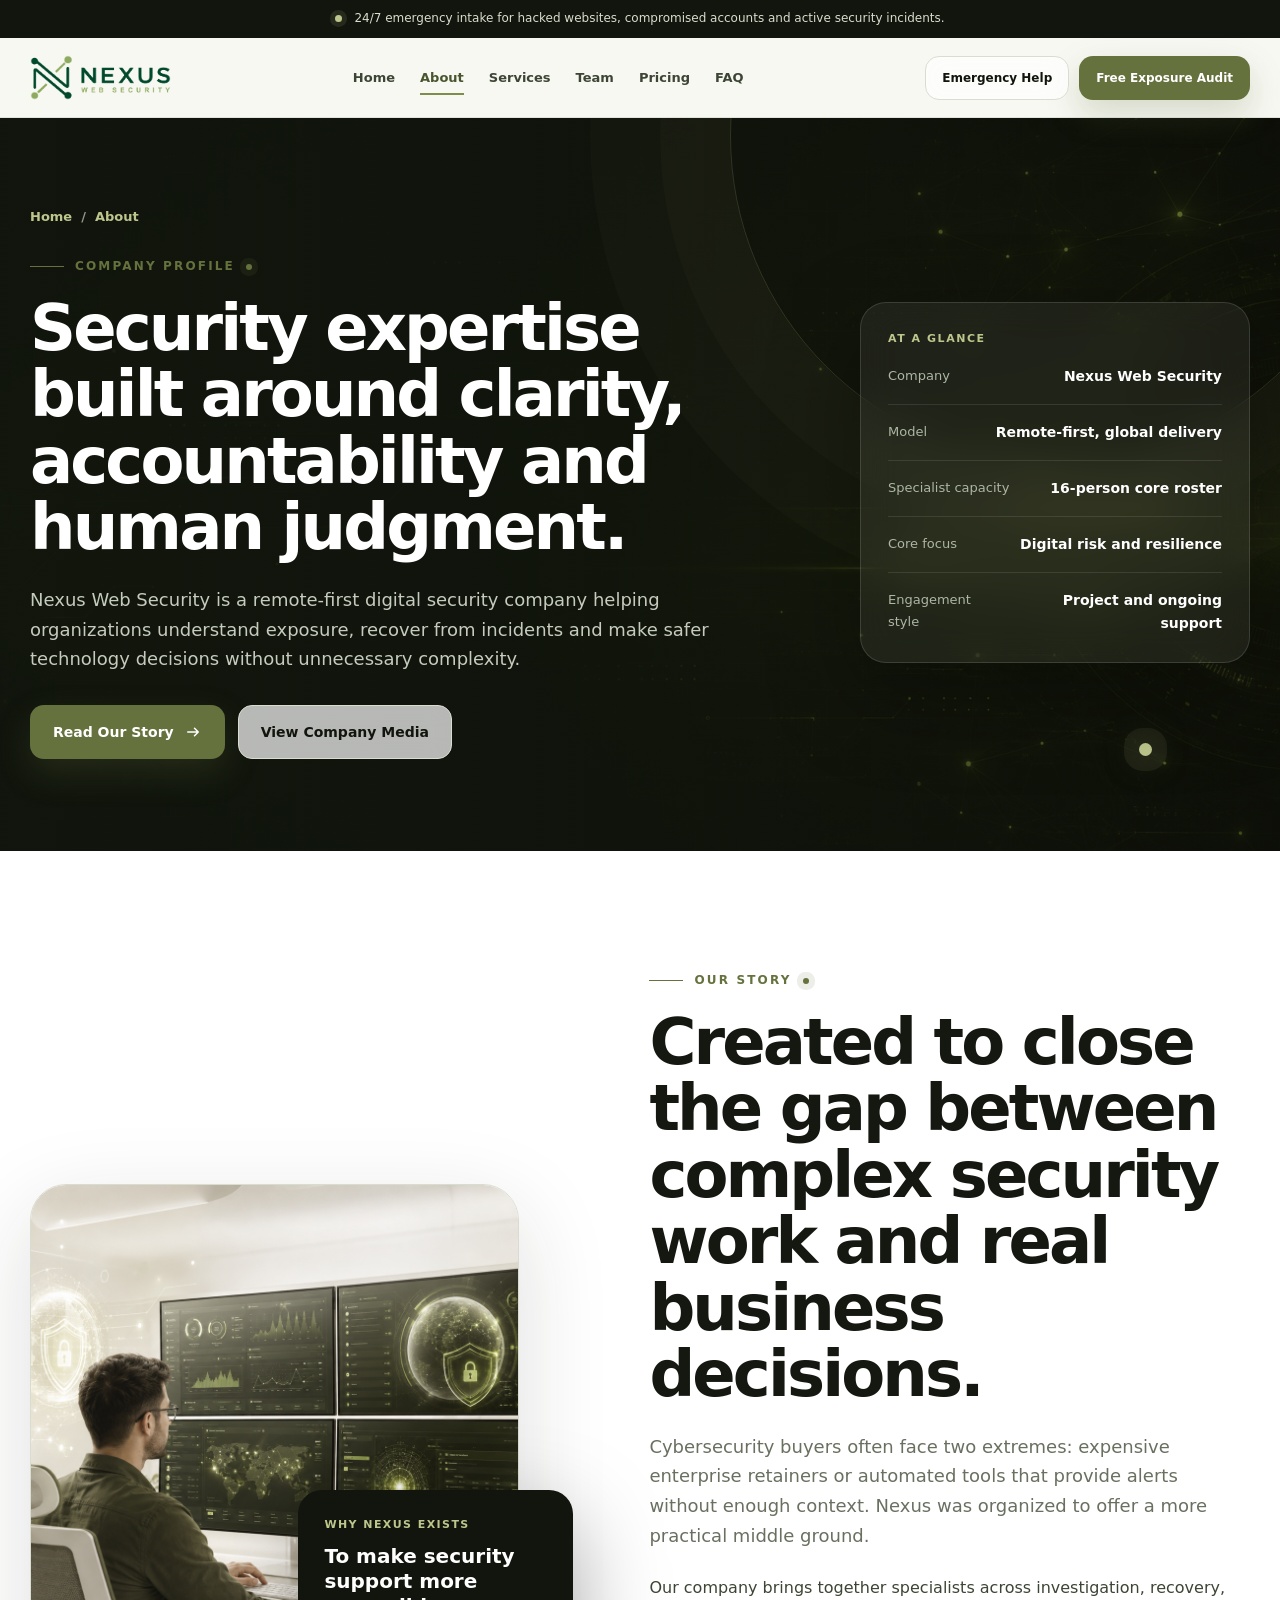
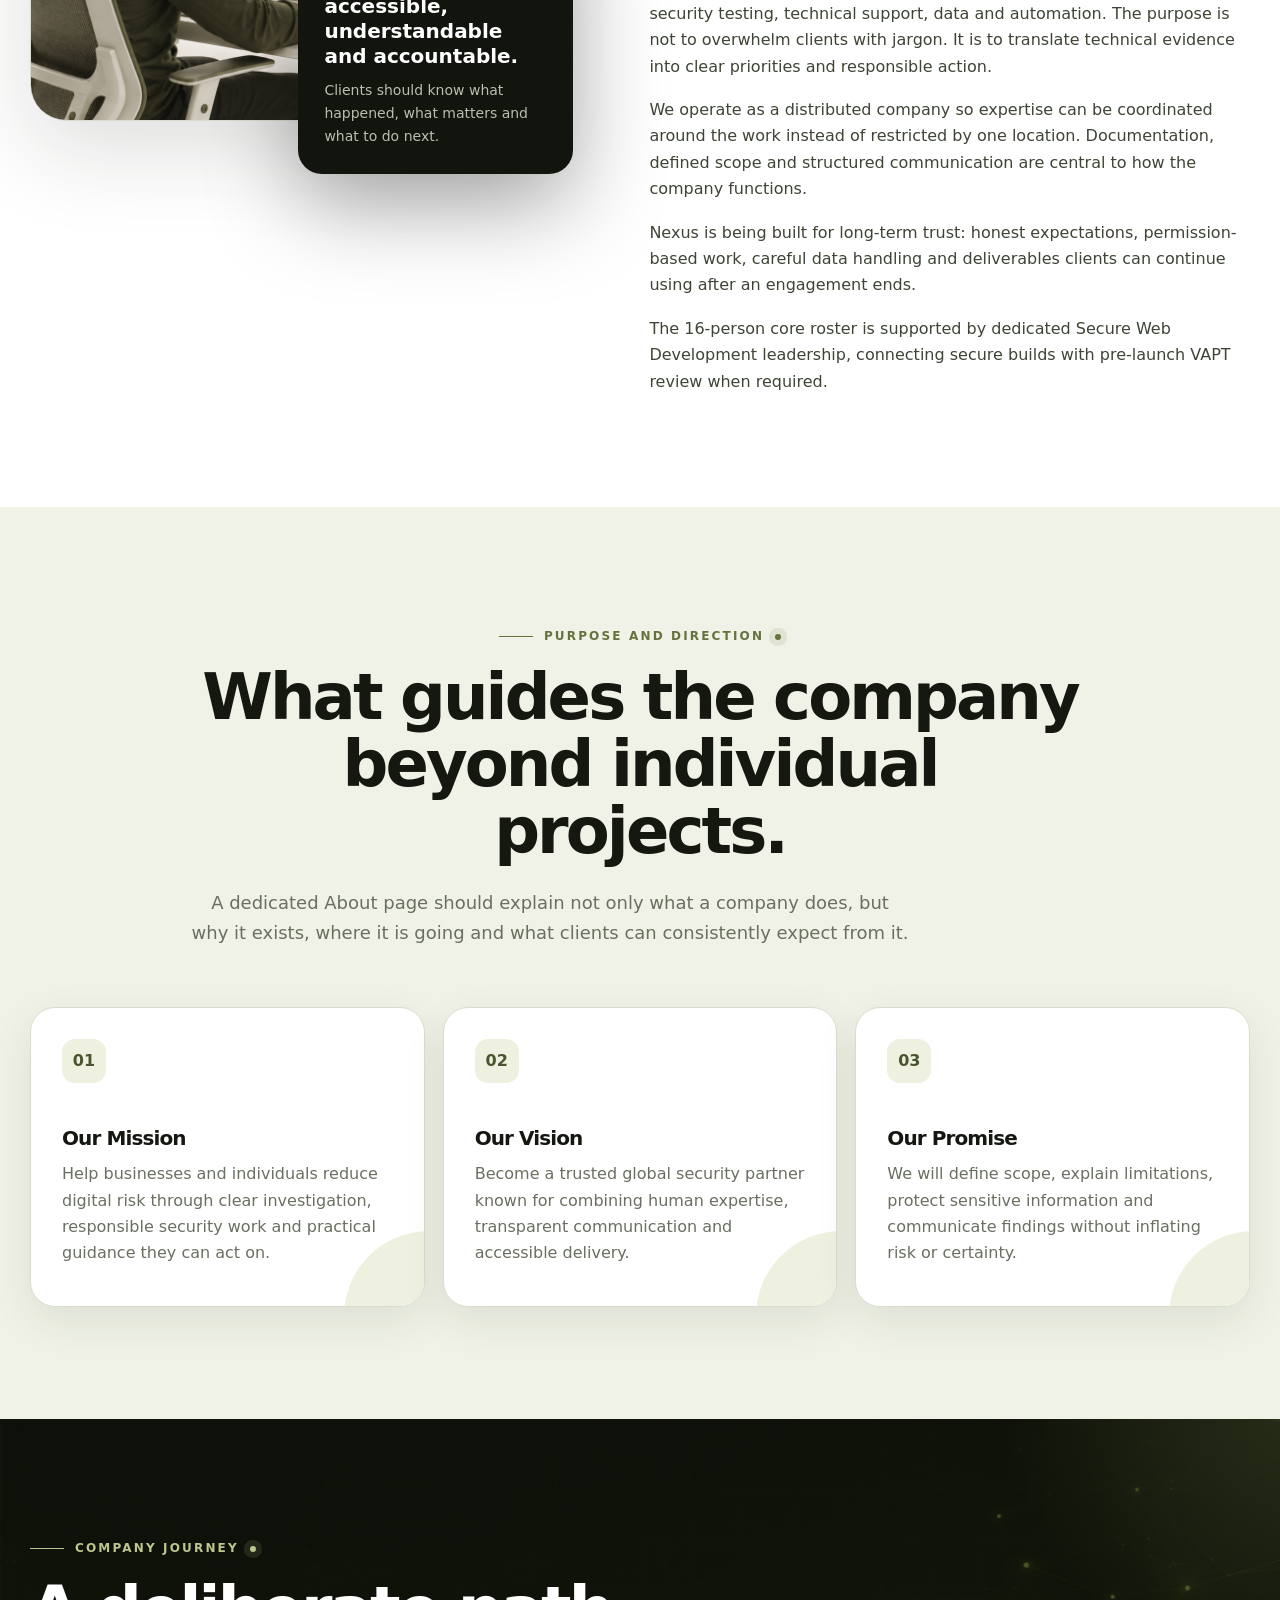
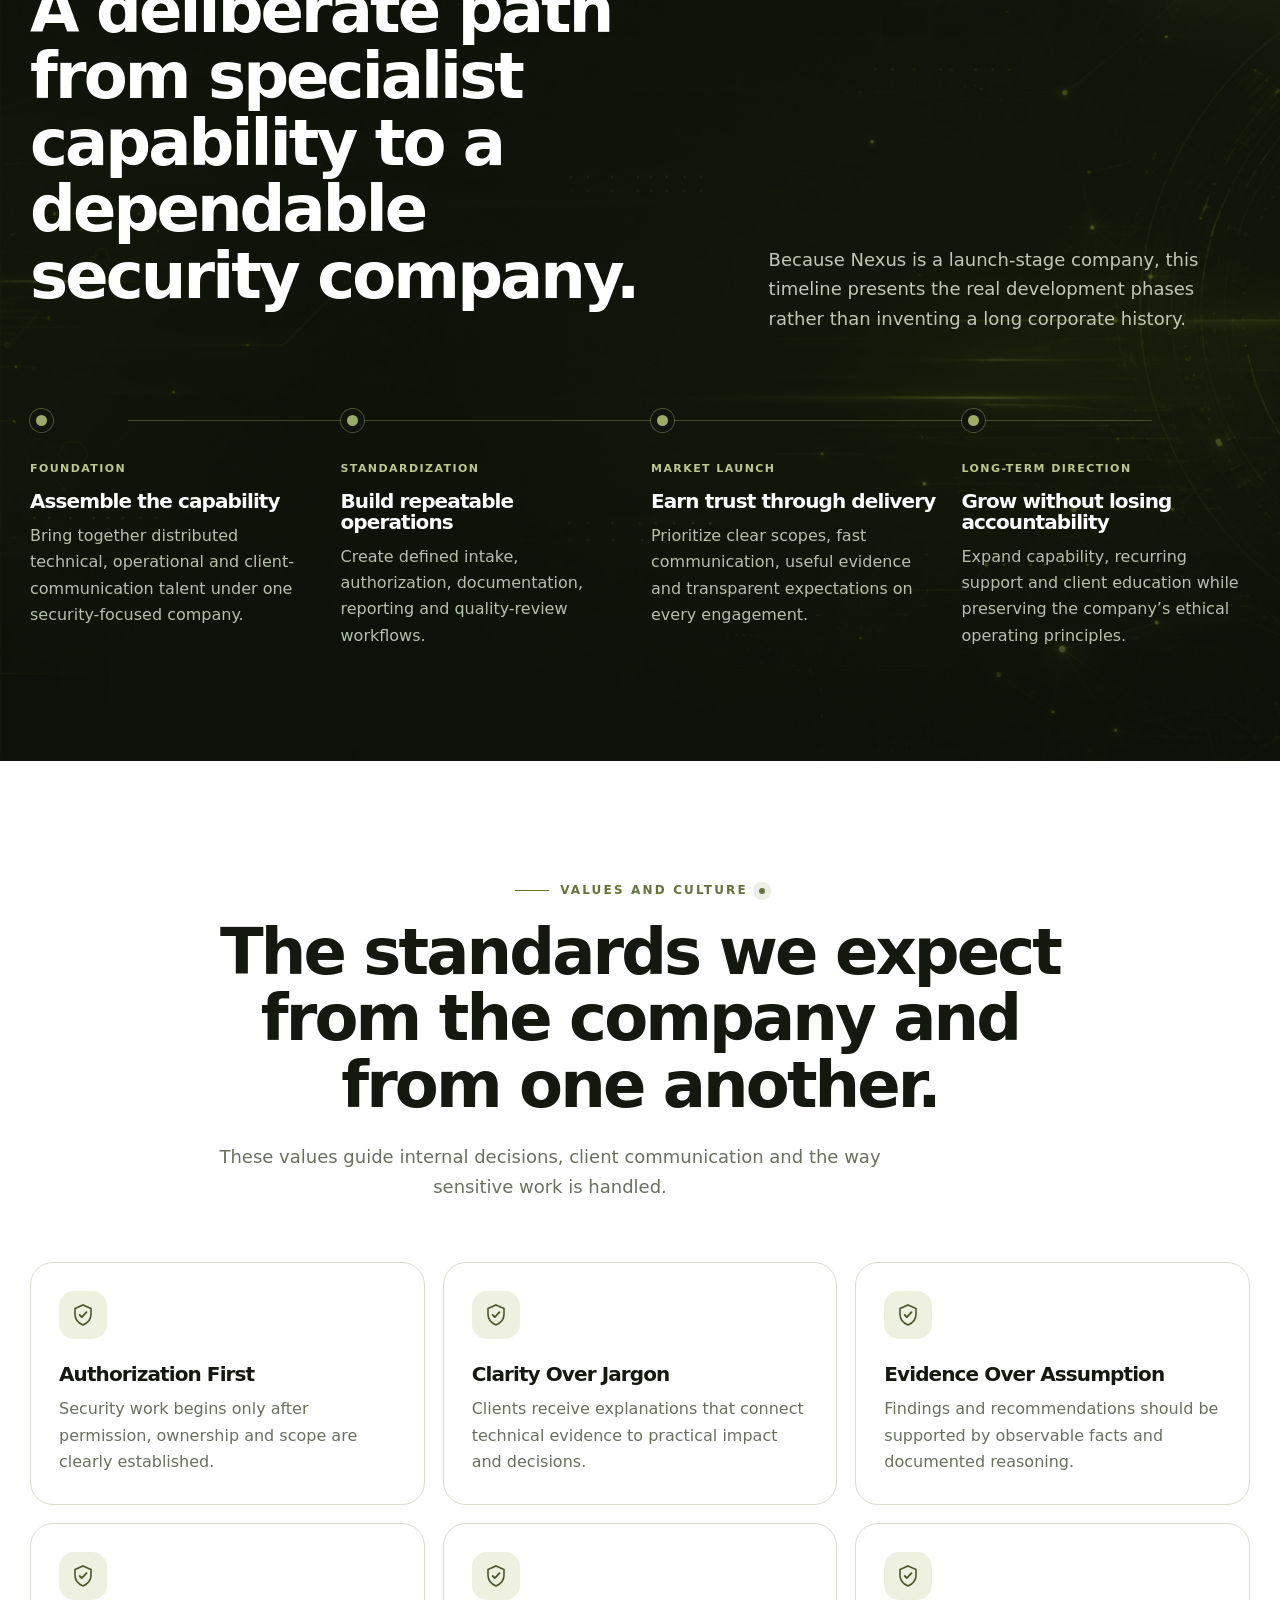
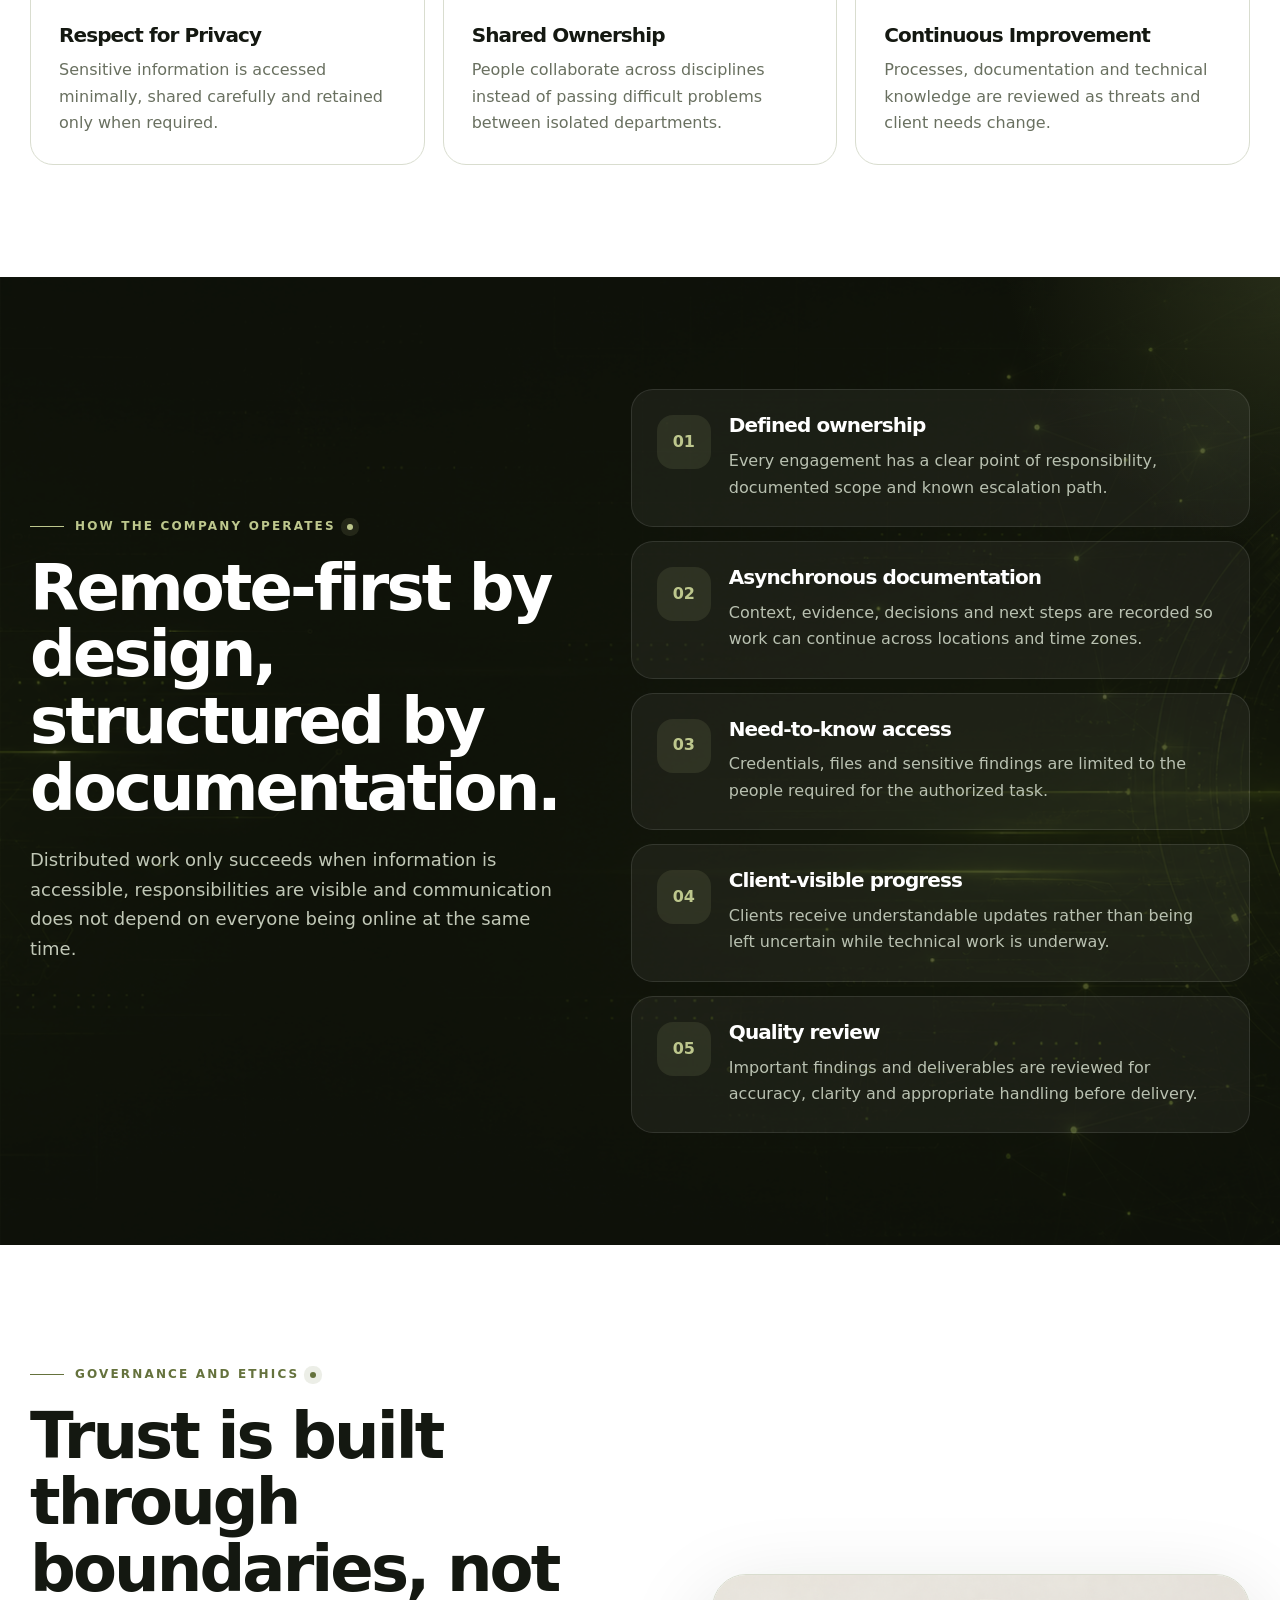
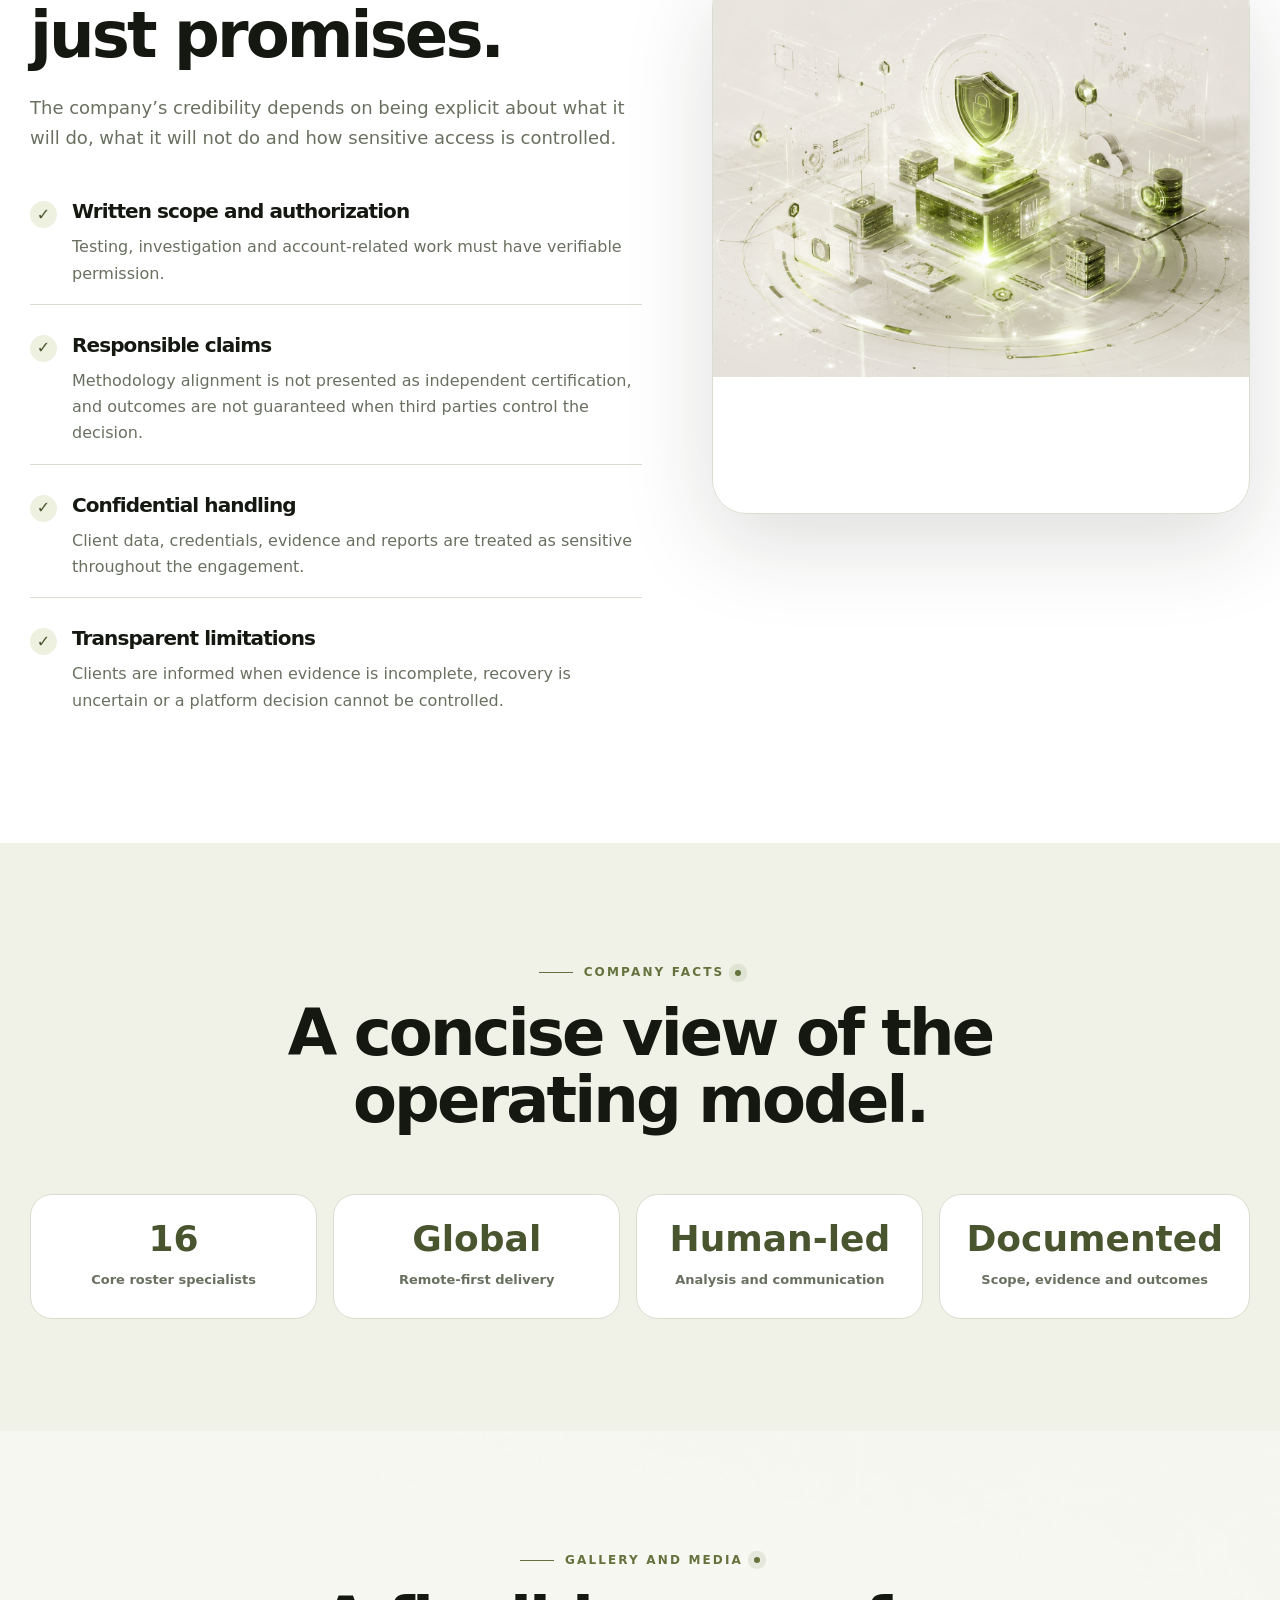
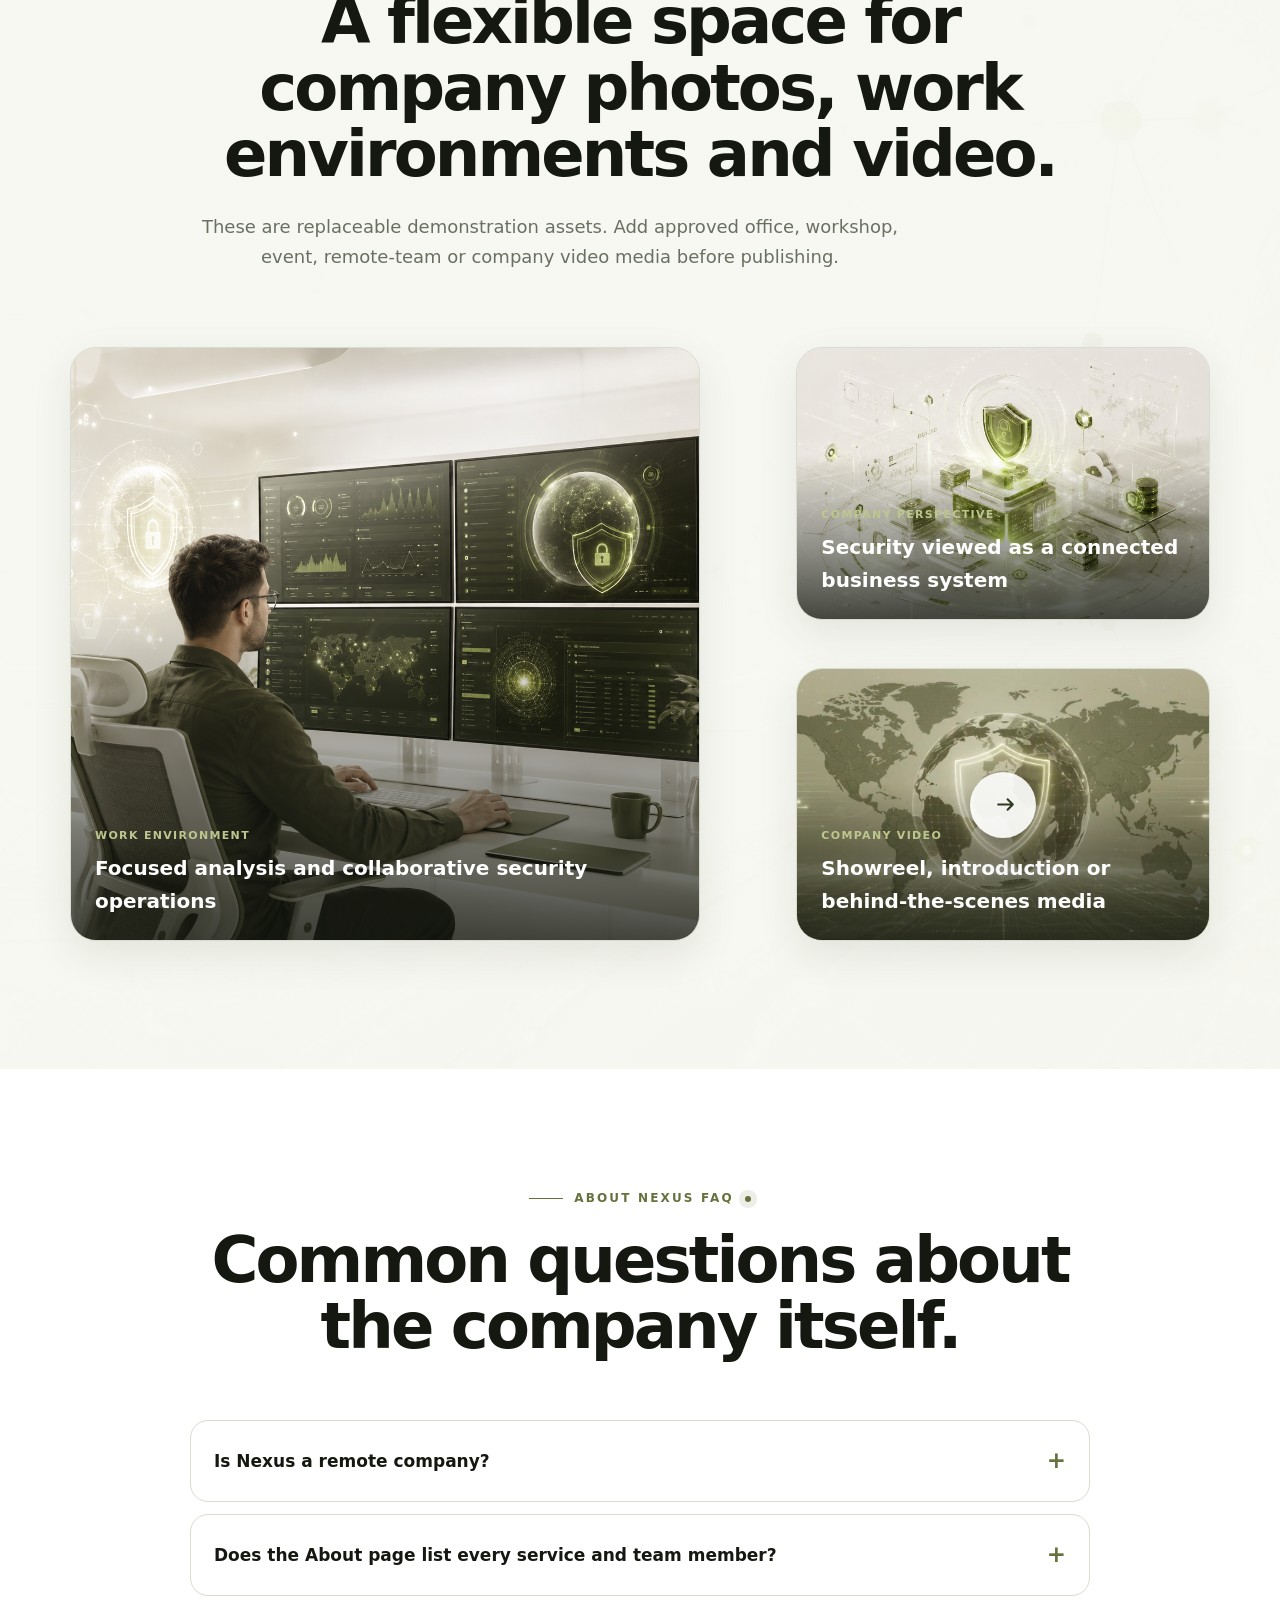
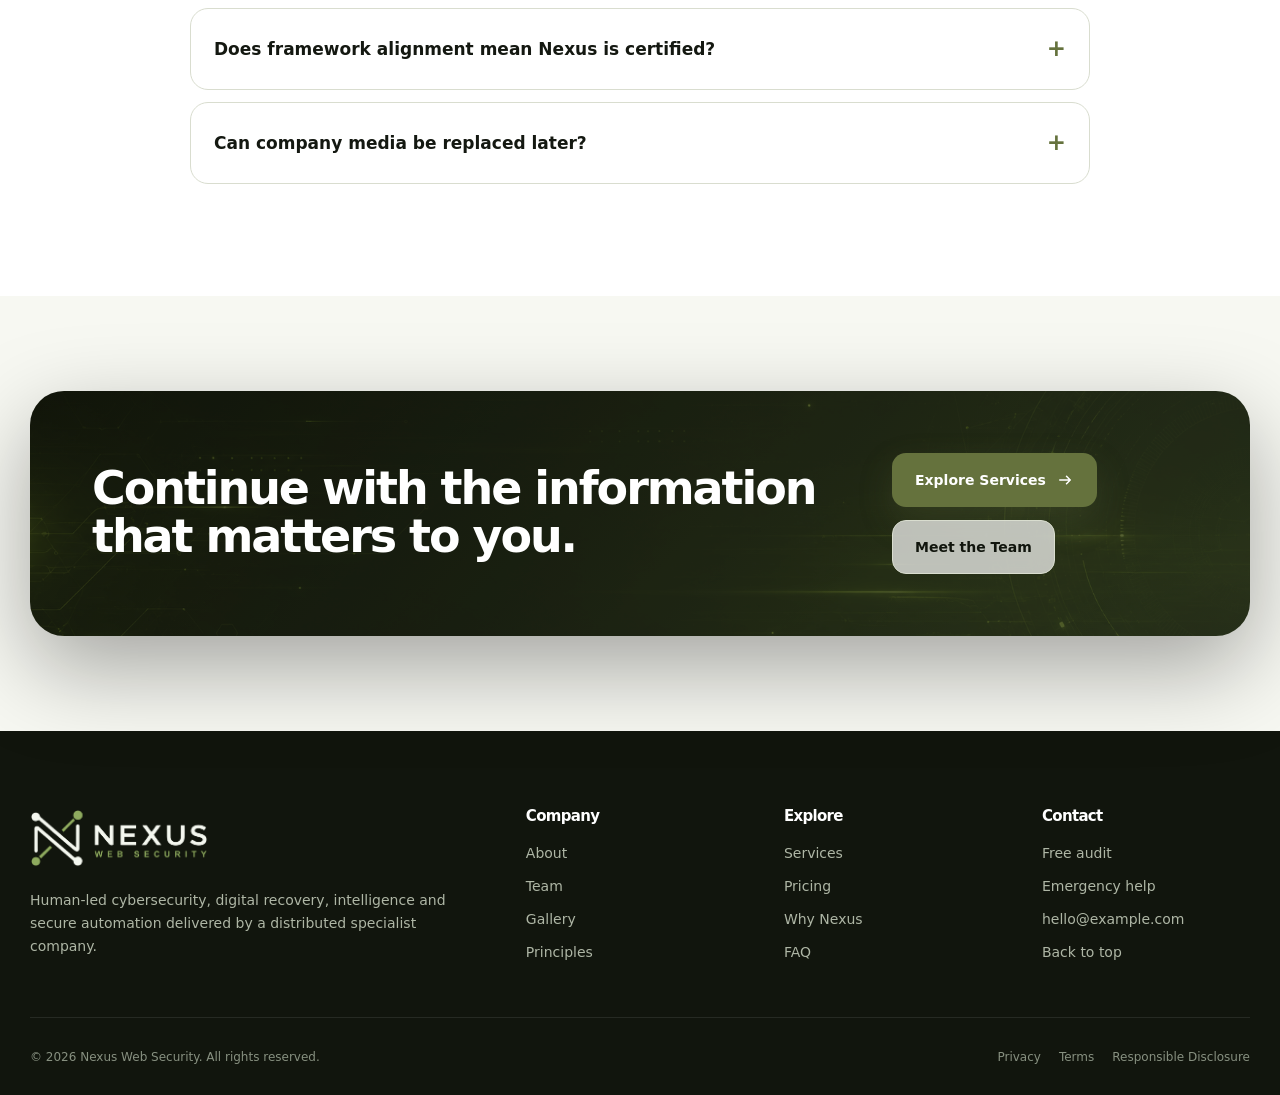
<file: about.html>
<!DOCTYPE html>

<html lang="en"><head><meta charset="utf-8"/><meta content="width=device-width,initial-scale=1" name="viewport"/><meta content="Learn about Nexus Web Security, its origin, mission, vision, values, operating model, governance principles and company media." name="description"/><meta content="#f7f8f2" name="theme-color"/><title>About Nexus Web Security — Company Story, Values &amp; Culture</title><script>document.documentElement.classList.add('js')</script><link href="assets/site.css" rel="stylesheet"/><link href="assets/favicon.png" rel="icon" type="image/png"/></head><body><div class="topbar"><div class="container"><span class="live-dot"></span><span>24/7 emergency intake for hacked websites, compromised accounts and active security incidents.</span></div></div>
<nav aria-label="Main navigation" class="nav"><div class="container nav-inner">
<a aria-label="Nexus Web Security home" class="brand" href="index.html"><img alt="Nexus Web Security" class="brand-logo" height="68" src="assets/nexus-logo.png" width="210"/></a>
<div class="nav-links" id="navLinks"><a href="index.html">Home</a><a class="active" href="about.html">About</a><a href="services.html">Services</a><a href="team.html">Team</a><a href="services.html#pricing">Pricing</a><a href="index.html#faq">FAQ</a></div>
<div class="nav-actions"><a class="btn btn-outline" href="index.html#emergency"><strong>Emergency Help</strong></a><a class="btn btn-primary" href="index.html#audit"><strong>Free Exposure Audit</strong></a><button aria-expanded="false" aria-label="Open menu" class="menu-toggle" id="menuToggle"><svg fill="none" viewbox="0 0 24 24" width="20"><path d="M4 7h16M4 12h16M4 17h16" stroke="currentColor" stroke-linecap="round" stroke-width="1.8"></path></svg></button></div>
</div></nav><main id="top">
<section aria-labelledby="about-title" class="subhero"><span class="subhero-accent"></span><div class="container subhero-grid"><div>
<div class="breadcrumb"><a href="index.html">Home</a><span>/</span><strong>About</strong></div><span class="eyebrow">Company profile</span>
<h1 id="about-title"><strong>Security expertise built around clarity, accountability and human judgment.</strong></h1>
<p class="lead">Nexus Web Security is a remote-first digital security company helping organizations understand exposure, recover from incidents and make safer technology decisions without unnecessary complexity.</p>
<div class="actions"><a class="btn btn-primary" href="#story"><strong>Read Our Story</strong><svg aria-hidden="true" fill="none" viewbox="0 0 24 24"><path d="M5 12h14m-5-5 5 5-5 5" stroke="currentColor" stroke-linecap="round" stroke-linejoin="round" stroke-width="2"></path></svg></a><a class="btn btn-outline" href="#gallery"><strong>View Company Media</strong></a></div></div>
<aside aria-label="Company profile summary" class="profile-panel"><small>At a glance</small><div class="profile-facts">
<div class="profile-fact"><span>Company</span><strong>Nexus Web Security</strong></div><div class="profile-fact"><span>Model</span><strong>Remote-first, global delivery</strong></div><div class="profile-fact"><span>Specialist capacity</span><strong>16-person core roster</strong></div><div class="profile-fact"><span>Core focus</span><strong>Digital risk and resilience</strong></div><div class="profile-fact"><span>Engagement style</span><strong>Project and ongoing support</strong></div>
</div></aside></div></section>
<section class="section section-white" id="story"><div class="container story-grid"><div class="story-visual reveal"><img alt="Cybersecurity professional reviewing security intelligence" loading="lazy" src="assets/about-analyst.png"/><div class="story-card"><small>Why Nexus exists</small><strong>To make security support more accessible, understandable and accountable.</strong><p>Clients should know what happened, what matters and what to do next.</p></div></div><div class="story-content reveal"><span class="eyebrow">Our story</span><h2 class="section-title"><strong>Created to close the gap between complex security work and real business decisions.</strong></h2><p class="lead">Cybersecurity buyers often face two extremes: expensive enterprise retainers or automated tools that provide alerts without enough context. Nexus was organized to offer a more practical middle ground.</p><div class="prose"><p>Our company brings together specialists across investigation, recovery, security testing, technical support, data and automation. The purpose is not to overwhelm clients with jargon. It is to translate technical evidence into clear priorities and responsible action.</p><p>We operate as a distributed company so expertise can be coordinated around the work instead of restricted by one location. Documentation, defined scope and structured communication are central to how the company functions.</p><p>Nexus is being built for long-term trust: honest expectations, permission-based work, careful data handling and deliverables clients can continue using after an engagement ends.</p><p>The 16-person core roster is supported by dedicated Secure Web Development leadership, connecting secure builds with pre-launch VAPT review when required.</p></div></div></div></section>
<section class="section section-soft"><div class="container"><div class="section-head center reveal"><span class="eyebrow">Purpose and direction</span><h2 class="section-title"><strong>What guides the company beyond individual projects.</strong></h2><p class="section-copy">A dedicated About page should explain not only what a company does, but why it exists, where it is going and what clients can consistently expect from it.</p></div><div class="purpose-grid">
<article class="purpose-card reveal"><div class="purpose-number">01</div><h3><strong>Our Mission</strong></h3><p>Help businesses and individuals reduce digital risk through clear investigation, responsible security work and practical guidance they can act on.</p></article>
<article class="purpose-card reveal"><div class="purpose-number">02</div><h3><strong>Our Vision</strong></h3><p>Become a trusted global security partner known for combining human expertise, transparent communication and accessible delivery.</p></article>
<article class="purpose-card reveal"><div class="purpose-number">03</div><h3><strong>Our Promise</strong></h3><p>We will define scope, explain limitations, protect sensitive information and communicate findings without inflating risk or certainty.</p></article>
</div></div></section>
<section class="section section-dark" id="journey"><div class="container"><div class="section-head reveal"><div><span class="eyebrow">Company journey</span><h2 class="section-title"><strong>A deliberate path from specialist capability to a dependable security company.</strong></h2></div><p class="section-copy">Because Nexus is a launch-stage company, this timeline presents the real development phases rather than inventing a long corporate history.</p></div><div class="timeline">
<article class="phase reveal"><span class="phase-dot"></span><small>Foundation</small><h3><strong>Assemble the capability</strong></h3><p>Bring together distributed technical, operational and client-communication talent under one security-focused company.</p></article>
<article class="phase reveal"><span class="phase-dot"></span><small>Standardization</small><h3><strong>Build repeatable operations</strong></h3><p>Create defined intake, authorization, documentation, reporting and quality-review workflows.</p></article>
<article class="phase reveal"><span class="phase-dot"></span><small>Market launch</small><h3><strong>Earn trust through delivery</strong></h3><p>Prioritize clear scopes, fast communication, useful evidence and transparent expectations on every engagement.</p></article>
<article class="phase reveal"><span class="phase-dot"></span><small>Long-term direction</small><h3><strong>Grow without losing accountability</strong></h3><p>Expand capability, recurring support and client education while preserving the company’s ethical operating principles.</p></article>
</div></div></section>
<section class="section section-white" id="values"><div class="container"><div class="section-head center reveal"><span class="eyebrow">Values and culture</span><h2 class="section-title"><strong>The standards we expect from the company and from one another.</strong></h2><p class="section-copy">These values guide internal decisions, client communication and the way sensitive work is handled.</p></div><div class="values-grid">
<article class="value-card reveal"><div class="value-icon"><svg fill="none" viewbox="0 0 24 24"><path d="M12 2 20 5.6v5.6c0 5.1-3.2 8.7-8 10.8-4.8-2.1-8-5.7-8-10.8V5.6L12 2Z" stroke="currentColor" stroke-width="1.6"></path><path d="m8.7 12 2.1 2.1 4.7-5" stroke="currentColor" stroke-linecap="round" stroke-linejoin="round" stroke-width="1.8"></path></svg></div><h3><strong>Authorization First</strong></h3><p>Security work begins only after permission, ownership and scope are clearly established.</p></article><article class="value-card reveal"><div class="value-icon"><svg fill="none" viewbox="0 0 24 24"><path d="M12 2 20 5.6v5.6c0 5.1-3.2 8.7-8 10.8-4.8-2.1-8-5.7-8-10.8V5.6L12 2Z" stroke="currentColor" stroke-width="1.6"></path><path d="m8.7 12 2.1 2.1 4.7-5" stroke="currentColor" stroke-linecap="round" stroke-linejoin="round" stroke-width="1.8"></path></svg></div><h3><strong>Clarity Over Jargon</strong></h3><p>Clients receive explanations that connect technical evidence to practical impact and decisions.</p></article><article class="value-card reveal"><div class="value-icon"><svg fill="none" viewbox="0 0 24 24"><path d="M12 2 20 5.6v5.6c0 5.1-3.2 8.7-8 10.8-4.8-2.1-8-5.7-8-10.8V5.6L12 2Z" stroke="currentColor" stroke-width="1.6"></path><path d="m8.7 12 2.1 2.1 4.7-5" stroke="currentColor" stroke-linecap="round" stroke-linejoin="round" stroke-width="1.8"></path></svg></div><h3><strong>Evidence Over Assumption</strong></h3><p>Findings and recommendations should be supported by observable facts and documented reasoning.</p></article><article class="value-card reveal"><div class="value-icon"><svg fill="none" viewbox="0 0 24 24"><path d="M12 2 20 5.6v5.6c0 5.1-3.2 8.7-8 10.8-4.8-2.1-8-5.7-8-10.8V5.6L12 2Z" stroke="currentColor" stroke-width="1.6"></path><path d="m8.7 12 2.1 2.1 4.7-5" stroke="currentColor" stroke-linecap="round" stroke-linejoin="round" stroke-width="1.8"></path></svg></div><h3><strong>Respect for Privacy</strong></h3><p>Sensitive information is accessed minimally, shared carefully and retained only when required.</p></article><article class="value-card reveal"><div class="value-icon"><svg fill="none" viewbox="0 0 24 24"><path d="M12 2 20 5.6v5.6c0 5.1-3.2 8.7-8 10.8-4.8-2.1-8-5.7-8-10.8V5.6L12 2Z" stroke="currentColor" stroke-width="1.6"></path><path d="m8.7 12 2.1 2.1 4.7-5" stroke="currentColor" stroke-linecap="round" stroke-linejoin="round" stroke-width="1.8"></path></svg></div><h3><strong>Shared Ownership</strong></h3><p>People collaborate across disciplines instead of passing difficult problems between isolated departments.</p></article><article class="value-card reveal"><div class="value-icon"><svg fill="none" viewbox="0 0 24 24"><path d="M12 2 20 5.6v5.6c0 5.1-3.2 8.7-8 10.8-4.8-2.1-8-5.7-8-10.8V5.6L12 2Z" stroke="currentColor" stroke-width="1.6"></path><path d="m8.7 12 2.1 2.1 4.7-5" stroke="currentColor" stroke-linecap="round" stroke-linejoin="round" stroke-width="1.8"></path></svg></div><h3><strong>Continuous Improvement</strong></h3><p>Processes, documentation and technical knowledge are reviewed as threats and client needs change.</p></article>
</div></div></section>
<section class="section section-dark" id="operating-model"><div class="container operating-grid"><div class="operating-summary reveal"><span class="eyebrow">How the company operates</span><h2 class="section-title"><strong>Remote-first by design, structured by documentation.</strong></h2><p class="lead">Distributed work only succeeds when information is accessible, responsibilities are visible and communication does not depend on everyone being online at the same time.</p></div><div class="operating-list">
<article class="operating-item reveal"><span class="num">01</span><div><h3><strong>Defined ownership</strong></h3><p>Every engagement has a clear point of responsibility, documented scope and known escalation path.</p></div></article>
<article class="operating-item reveal"><span class="num">02</span><div><h3><strong>Asynchronous documentation</strong></h3><p>Context, evidence, decisions and next steps are recorded so work can continue across locations and time zones.</p></div></article>
<article class="operating-item reveal"><span class="num">03</span><div><h3><strong>Need-to-know access</strong></h3><p>Credentials, files and sensitive findings are limited to the people required for the authorized task.</p></div></article>
<article class="operating-item reveal"><span class="num">04</span><div><h3><strong>Client-visible progress</strong></h3><p>Clients receive understandable updates rather than being left uncertain while technical work is underway.</p></div></article>
<article class="operating-item reveal"><span class="num">05</span><div><h3><strong>Quality review</strong></h3><p>Important findings and deliverables are reviewed for accuracy, clarity and appropriate handling before delivery.</p></div></article>
</div></div></section>
<section class="section section-white" id="principles"><div class="container ethics-layout"><div class="reveal"><span class="eyebrow">Governance and ethics</span><h2 class="section-title"><strong>Trust is built through boundaries, not just promises.</strong></h2><p class="lead">The company’s credibility depends on being explicit about what it will do, what it will not do and how sensitive access is controlled.</p><div class="ethics-list">
<div class="ethic"><span class="ethic-check">✓</span><div><h3><strong>Written scope and authorization</strong></h3><p>Testing, investigation and account-related work must have verifiable permission.</p></div></div>
<div class="ethic"><span class="ethic-check">✓</span><div><h3><strong>Responsible claims</strong></h3><p>Methodology alignment is not presented as independent certification, and outcomes are not guaranteed when third parties control the decision.</p></div></div>
<div class="ethic"><span class="ethic-check">✓</span><div><h3><strong>Confidential handling</strong></h3><p>Client data, credentials, evidence and reports are treated as sensitive throughout the engagement.</p></div></div>
<div class="ethic"><span class="ethic-check">✓</span><div><h3><strong>Transparent limitations</strong></h3><p>Clients are informed when evidence is incomplete, recovery is uncertain or a platform decision cannot be controlled.</p></div></div>
</div></div><div class="ethics-visual reveal"><img alt="Secure digital architecture representing company governance" loading="lazy" src="assets/about-architecture.png"/></div></div></section>
<section class="section section-soft"><div class="container"><div class="section-head center reveal"><span class="eyebrow">Company facts</span><h2 class="section-title"><strong>A concise view of the operating model.</strong></h2></div><div class="facts-grid"><div class="fact-card reveal"><strong>16</strong><span>Core roster specialists</span></div><div class="fact-card reveal"><strong>Global</strong><span>Remote-first delivery</span></div><div class="fact-card reveal"><strong>Human-led</strong><span>Analysis and communication</span></div><div class="fact-card reveal"><strong>Documented</strong><span>Scope, evidence and outcomes</span></div></div></div></section>
<section class="section gallery-section" id="gallery"><div class="container"><div class="section-head center reveal"><span class="eyebrow">Gallery and media</span><h2 class="section-title"><strong>A flexible space for company photos, work environments and video.</strong></h2><p class="section-copy">These are replaceable demonstration assets. Add approved office, workshop, event, remote-team or company video media before publishing.</p></div><div class="gallery-grid">
<figure class="media-card large reveal" data-src="assets/about-analyst.png" data-type="image"><img alt="Cybersecurity work environment" loading="lazy" src="assets/about-analyst.png"/><figcaption class="media-info"><small>Work environment</small><strong>Focused analysis and collaborative security operations</strong></figcaption></figure>
<figure class="media-card reveal" data-src="assets/about-architecture.png" data-type="image"><img alt="Digital security architecture" loading="lazy" src="assets/about-architecture.png"/><figcaption class="media-info"><small>Company perspective</small><strong>Security viewed as a connected business system</strong></figcaption></figure>
<figure class="media-card reveal" data-src="assets/company-gallery-video.mp4" data-type="video"><video muted="" playsinline="" poster="assets/company-gallery-video-poster.jpg" preload="metadata"><source src="assets/company-gallery-video.mp4" type="video/mp4"/></video><span class="media-play"><svg aria-hidden="true" fill="none" viewbox="0 0 24 24"><path d="M5 12h14m-5-5 5 5-5 5" stroke="currentColor" stroke-linecap="round" stroke-linejoin="round" stroke-width="2"></path></svg></span><figcaption class="media-info"><small>Company video</small><strong>Showreel, introduction or behind-the-scenes media</strong></figcaption></figure>
</div></div></section>
<section class="section section-white"><div class="container"><div class="section-head center reveal"><span class="eyebrow">About Nexus FAQ</span><h2 class="section-title"><strong>Common questions about the company itself.</strong></h2></div><div class="faq-list">
<div class="faq-item reveal"><button class="faq-q"><span><strong>Is Nexus a remote company?</strong></span><i>+</i></button><div class="faq-a"><p>Yes. Nexus is structured as a distributed company, using documented workflows and defined ownership to coordinate work across locations.</p></div></div>
<div class="faq-item reveal"><button class="faq-q"><span><strong>Does the About page list every service and team member?</strong></span><i>+</i></button><div class="faq-a"><p>No. Detailed capability information belongs on the dedicated Services page, while names, departments and responsibilities are presented on the Team page.</p></div></div>
<div class="faq-item reveal"><button class="faq-q"><span><strong>Does framework alignment mean Nexus is certified?</strong></span><i>+</i></button><div class="faq-a"><p>No. Using recognized guidance or mapping findings to controls is different from independent organizational certification.</p></div></div>
<div class="faq-item reveal"><button class="faq-q"><span><strong>Can company media be replaced later?</strong></span><i>+</i></button><div class="faq-a"><p>Yes. The gallery supports images and video, and the demonstration assets can be replaced with approved company media without redesigning the section.</p></div></div>
</div></div></section>
<section class="final-cta section-light"><div class="container"><div class="final-card reveal"><h2><strong>Continue with the information that matters to you.</strong></h2><div class="actions"><a class="btn btn-primary" href="services.html"><strong>Explore Services</strong><svg aria-hidden="true" fill="none" viewbox="0 0 24 24"><path d="M5 12h14m-5-5 5 5-5 5" stroke="currentColor" stroke-linecap="round" stroke-linejoin="round" stroke-width="2"></path></svg></a><a class="btn btn-outline" href="team.html"><strong>Meet the Team</strong></a></div></div></div></section>
<div aria-hidden="true" class="media-modal" id="mediaModal"><div class="modal-shell"><button aria-label="Close media" class="modal-close" id="modalClose">×</button><div id="modalBody"></div></div></div>
</main><footer><div class="container"><div class="footer-grid">
<div><a class="brand" href="index.html"><img alt="Nexus Web Security" class="brand-logo" height="68" src="assets/nexus-logo-light.png" width="210"/></a><p class="footer-about">Human-led cybersecurity, digital recovery, intelligence and secure automation delivered by a distributed specialist company.</p></div>
<div class="footer-col"><h4><strong>Company</strong></h4><div class="footer-links"><a href="about.html">About</a><a href="team.html">Team</a><a href="about.html#gallery">Gallery</a><a href="about.html#principles">Principles</a></div></div>
<div class="footer-col"><h4><strong>Explore</strong></h4><div class="footer-links"><a href="services.html">Services</a><a href="services.html#pricing">Pricing</a><a href="index.html#trust">Why Nexus</a><a href="index.html#faq">FAQ</a></div></div>
<div class="footer-col"><h4><strong>Contact</strong></h4><div class="footer-links"><a href="index.html#audit">Free audit</a><a href="index.html#emergency">Emergency help</a><a href="mailto:hello@example.com">hello@example.com</a><a href="#top">Back to top</a></div></div>
</div><div class="footer-bottom"><span>© 2026 Nexus Web Security. All rights reserved.</span><div class="legal-links"><a href="#">Privacy</a><a href="#">Terms</a><a href="#">Responsible Disclosure</a></div></div></div></footer><script src="assets/site.js"></script></body></html>
</file>
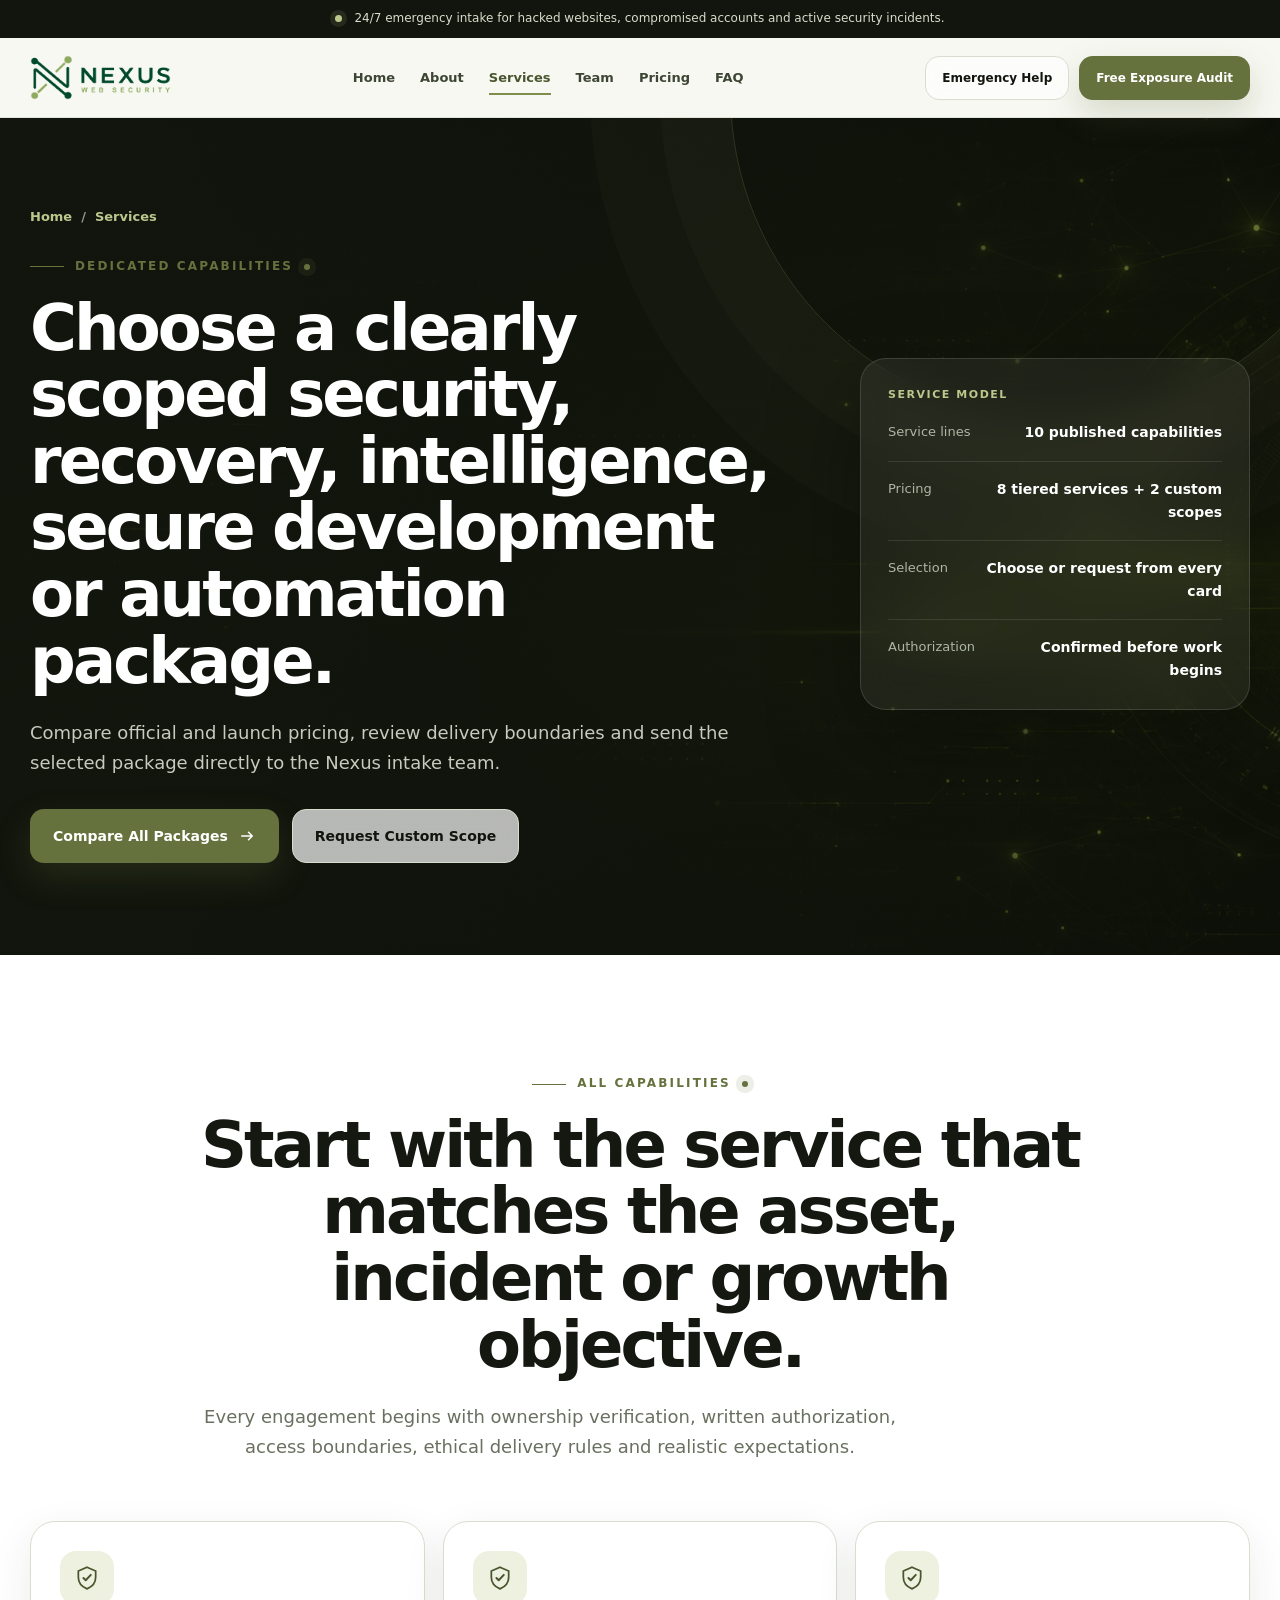
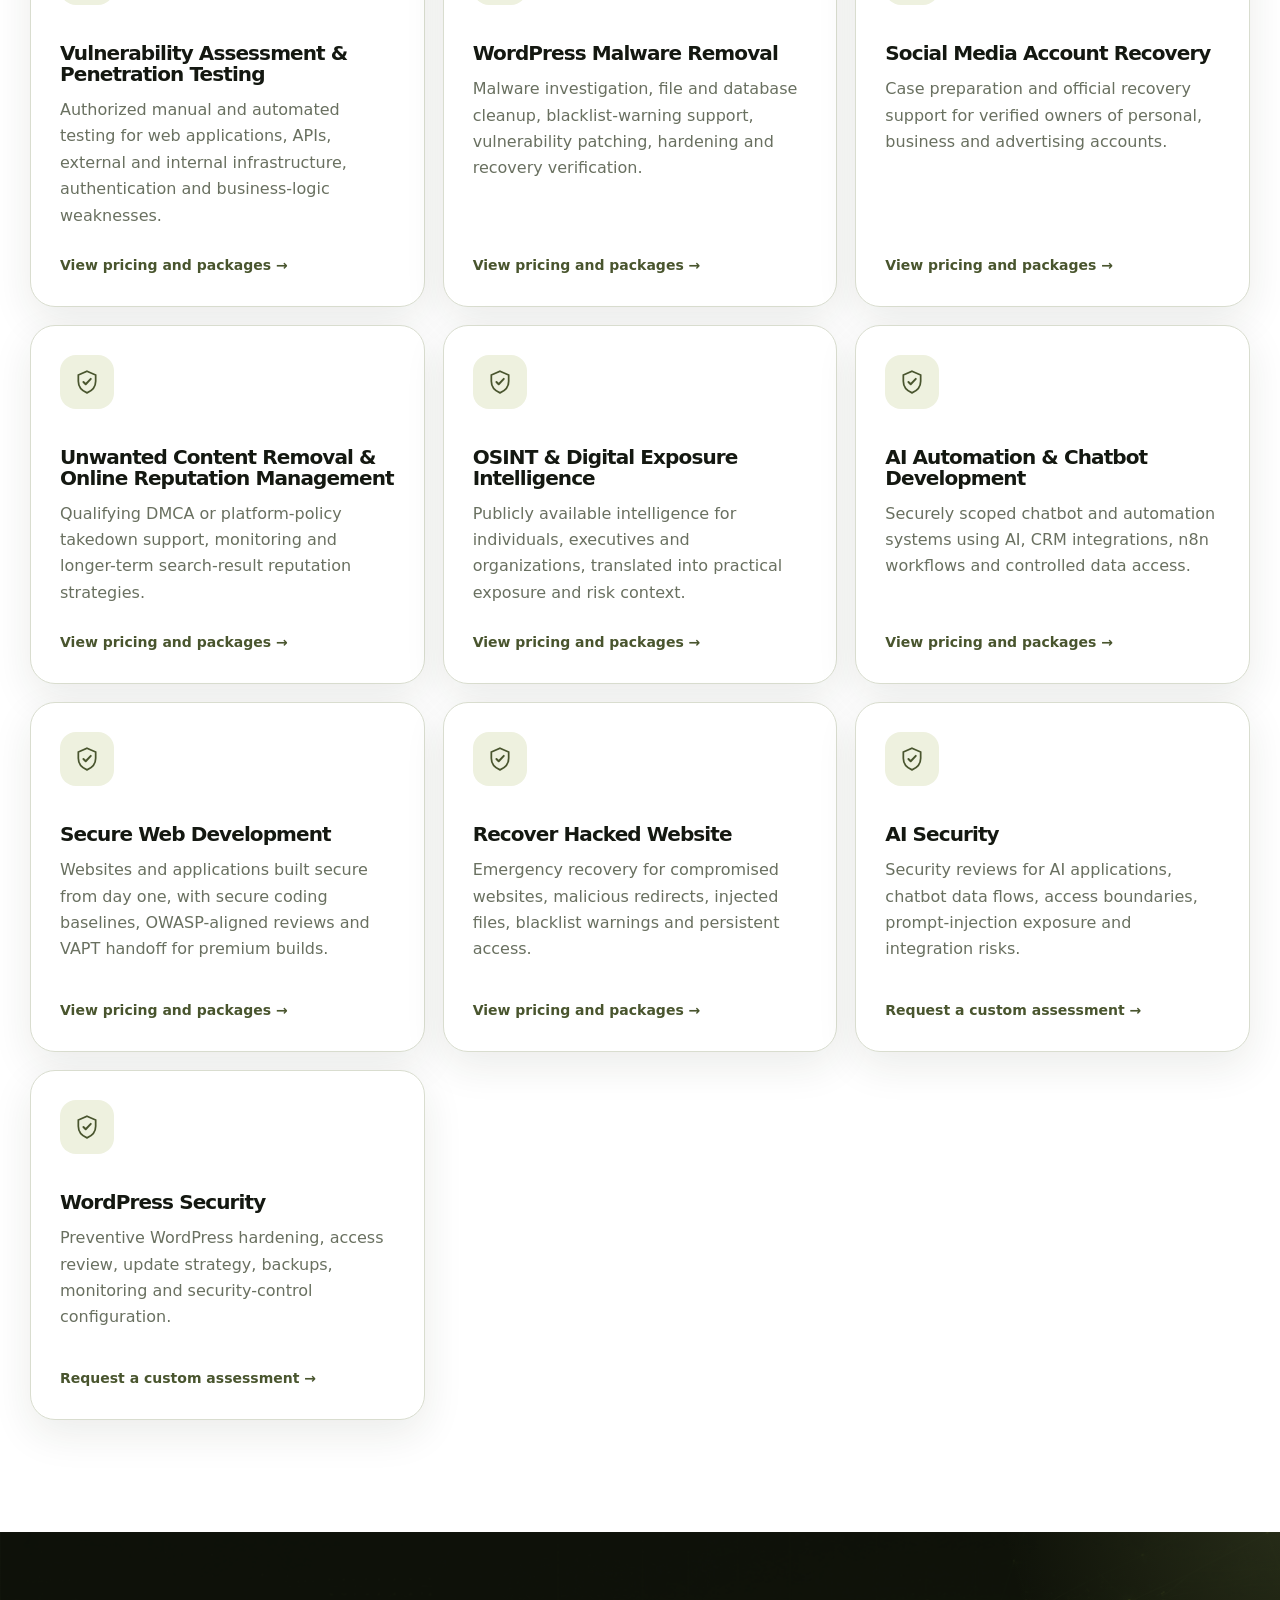
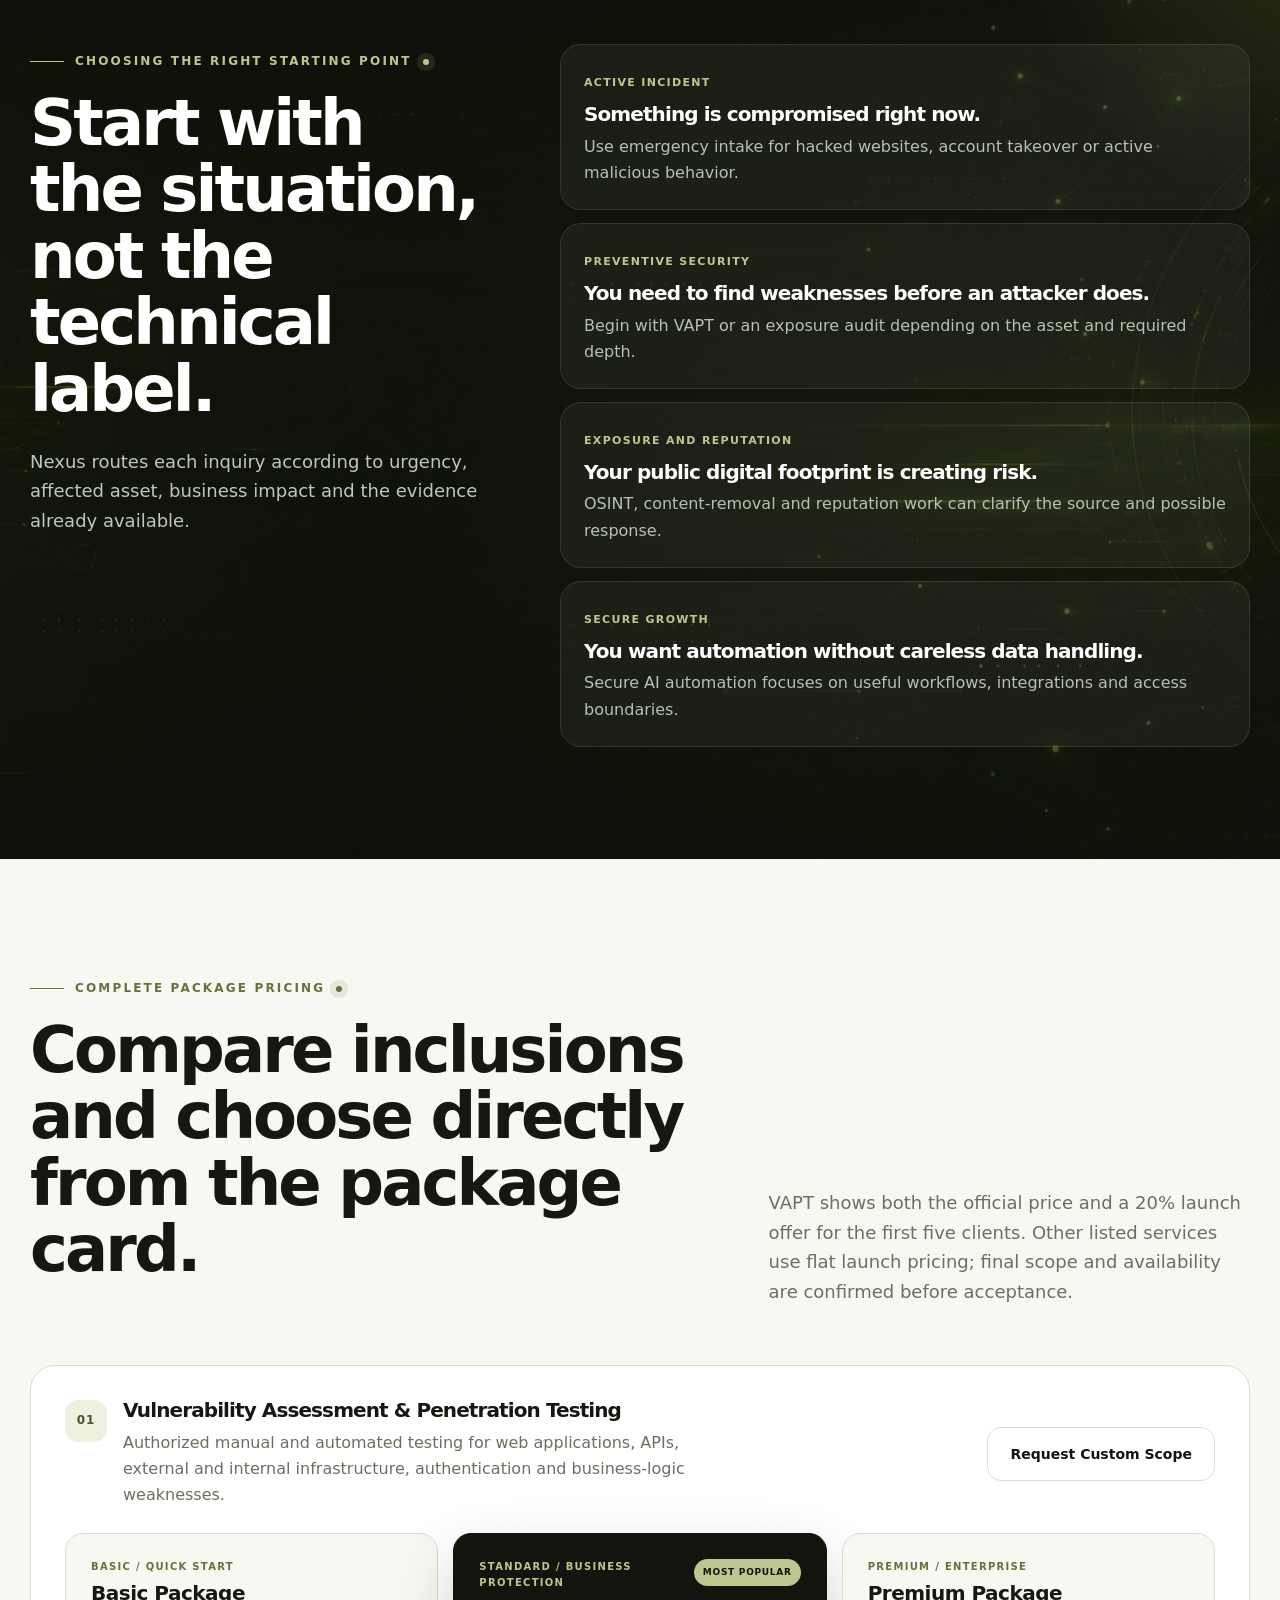
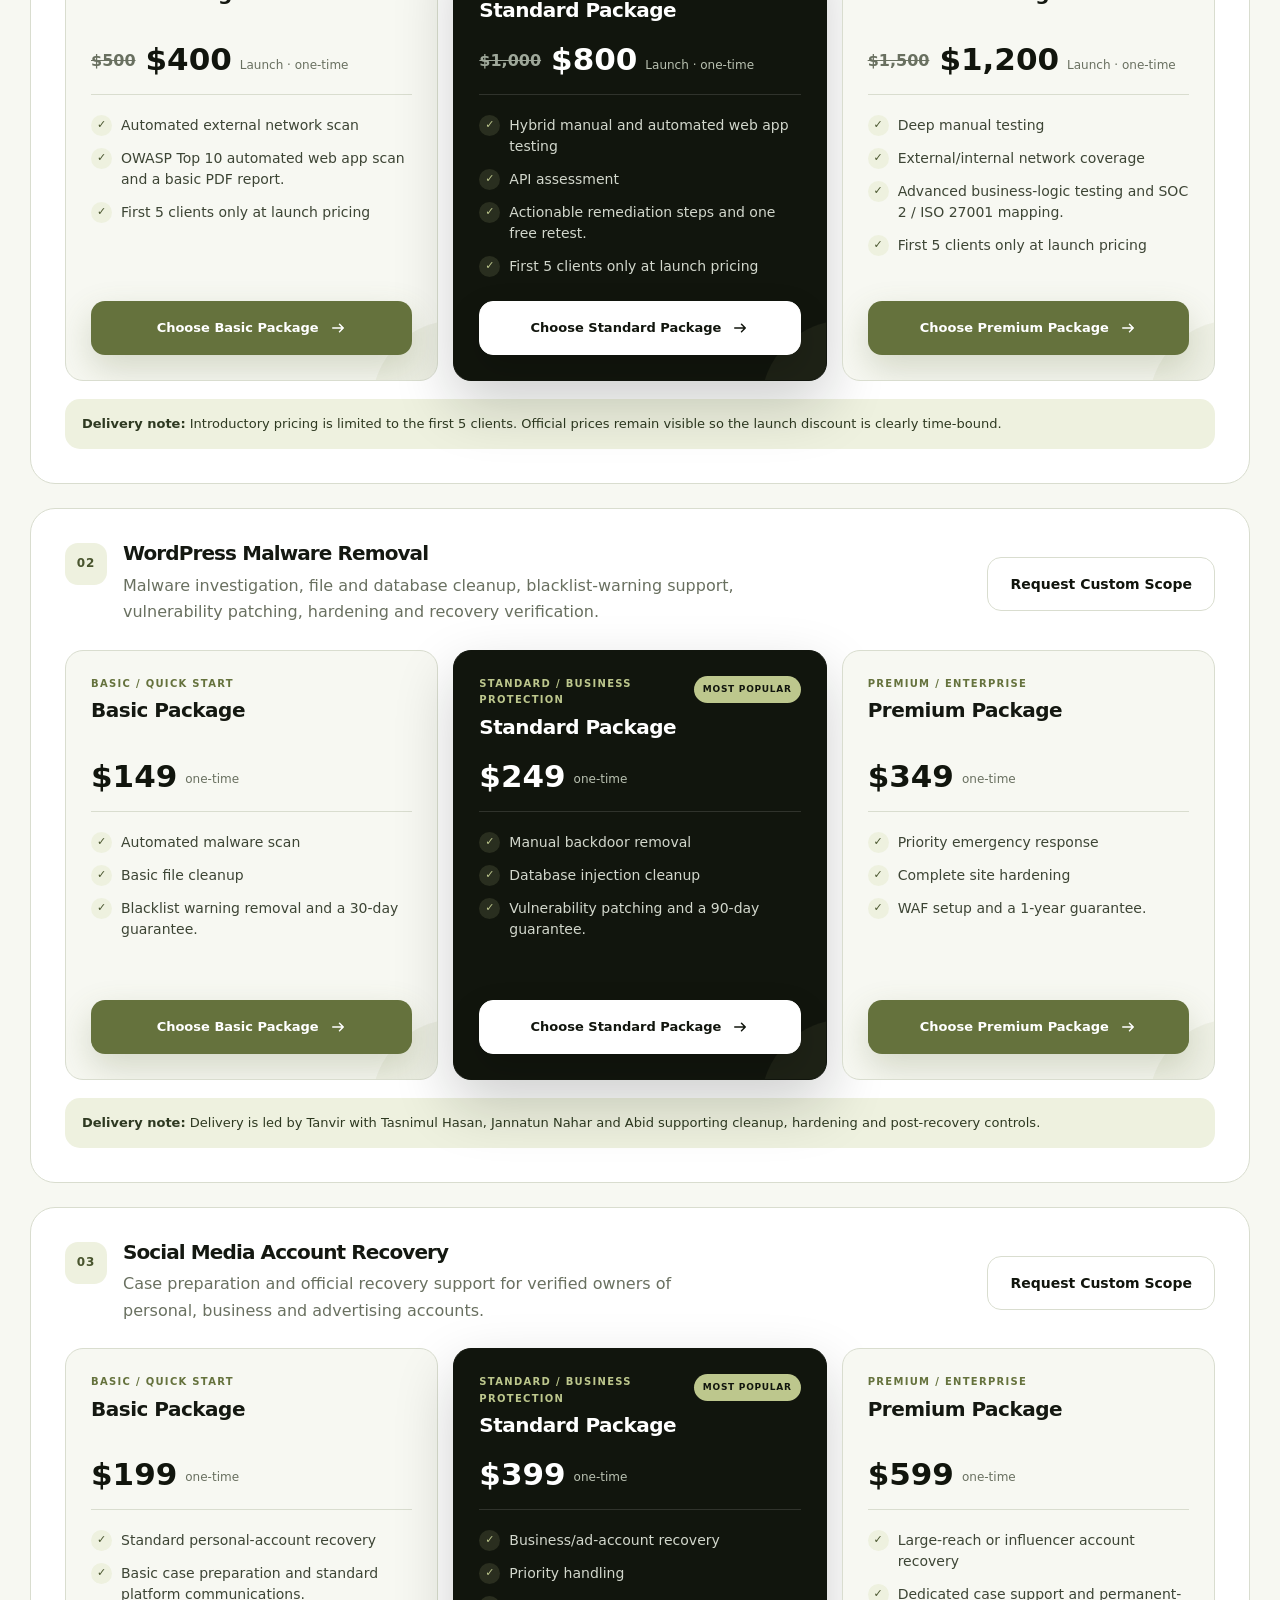
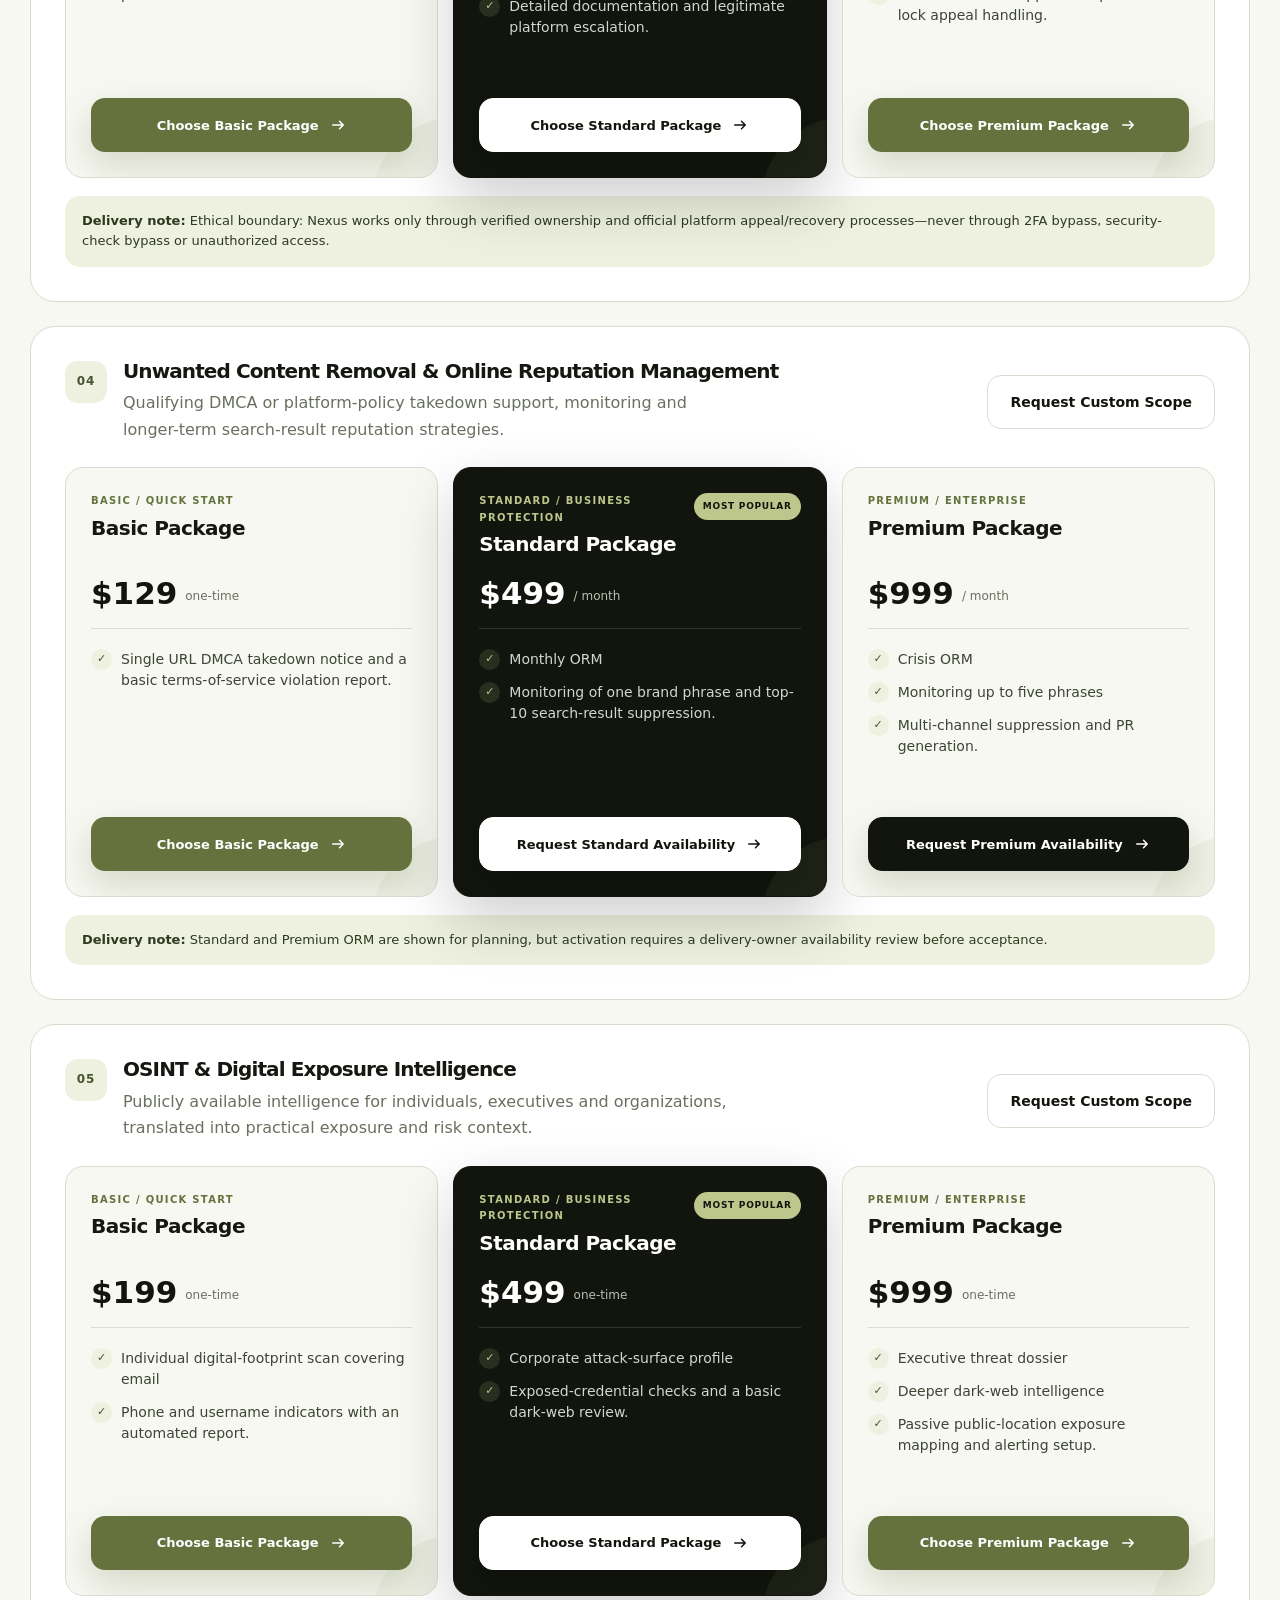
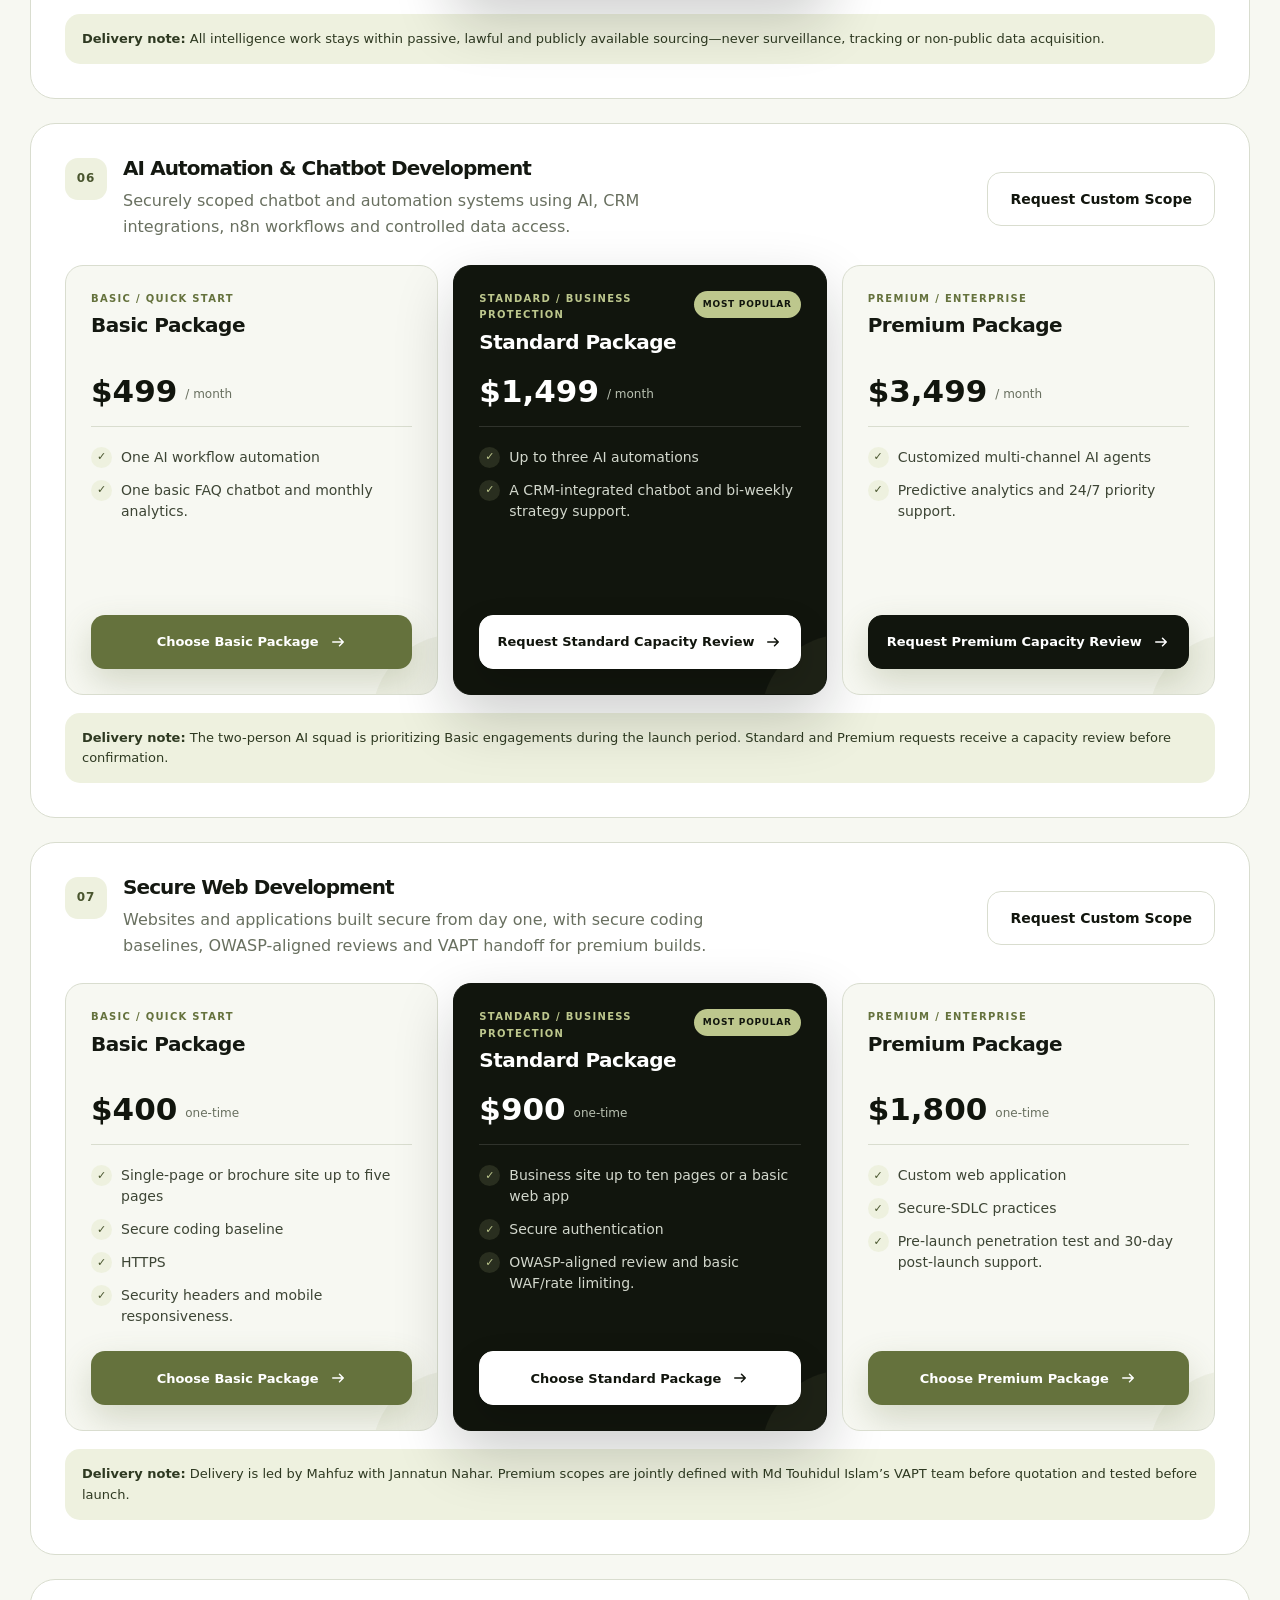
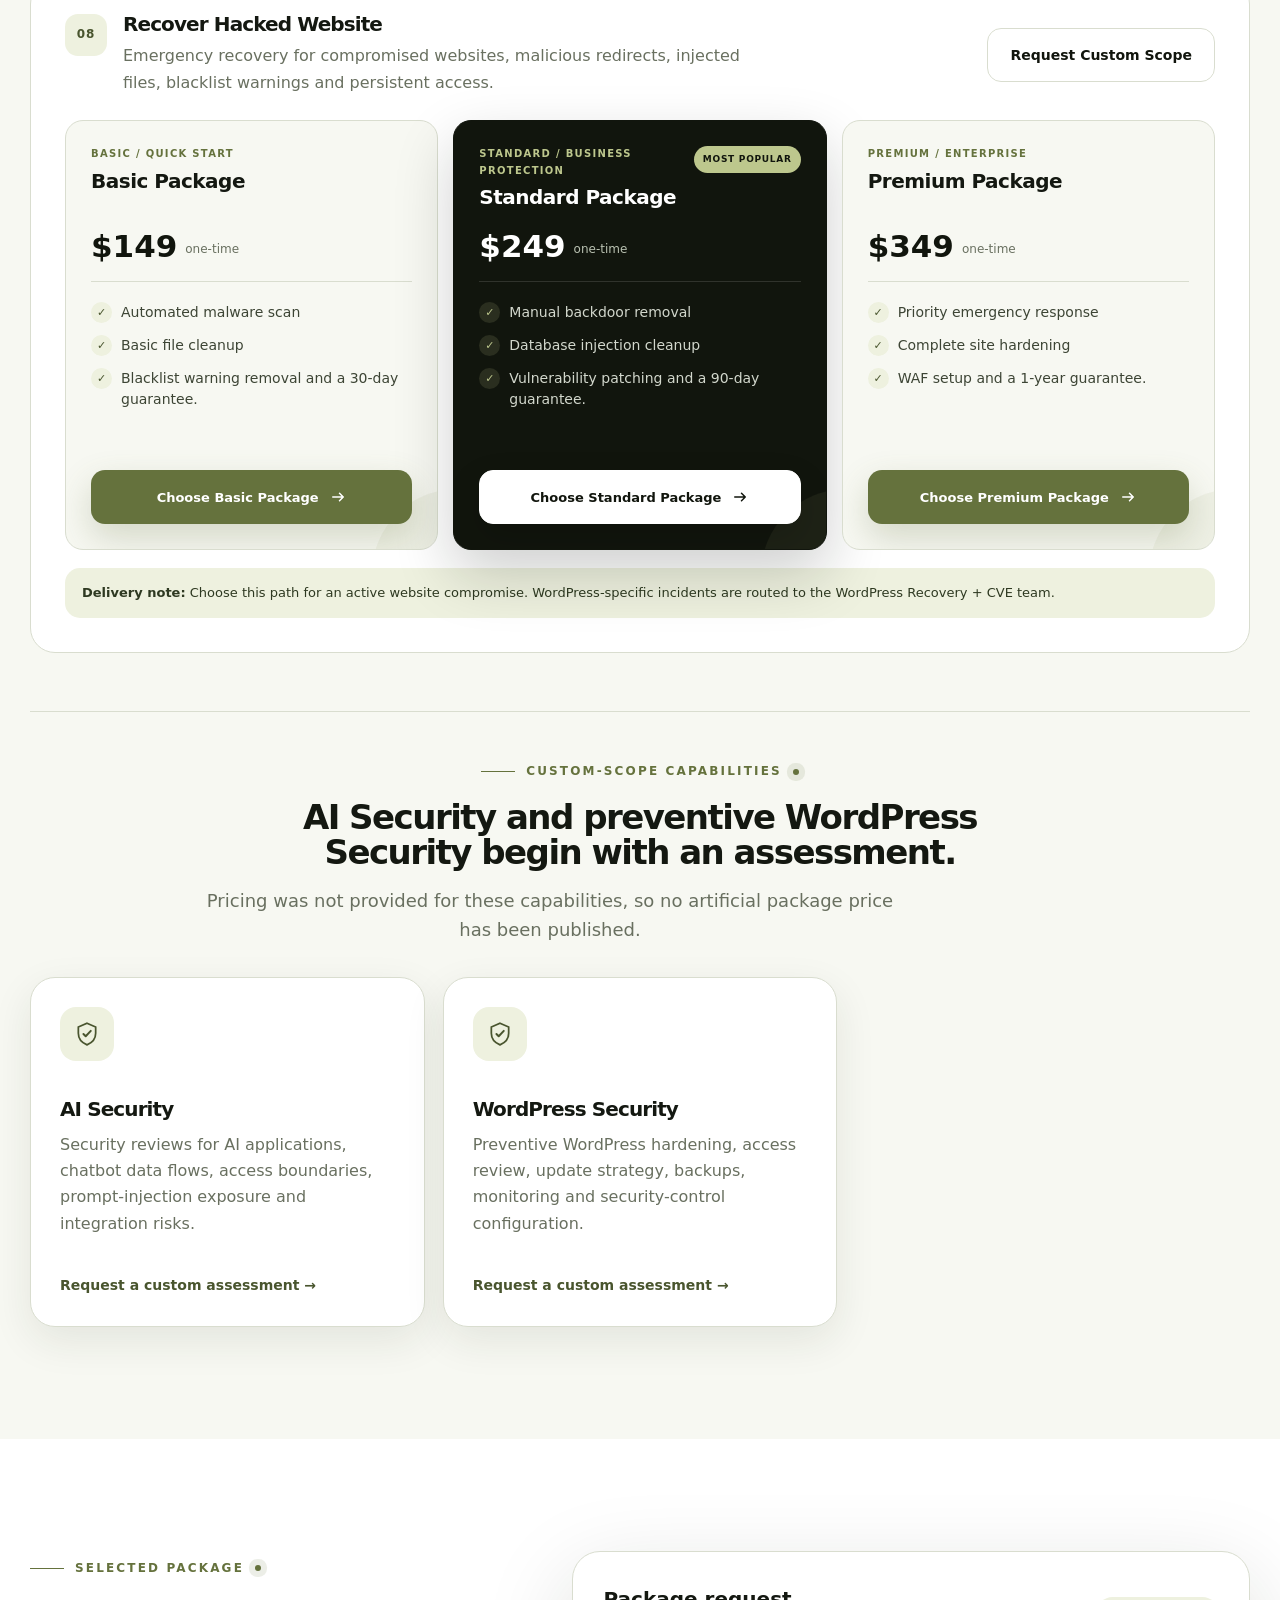
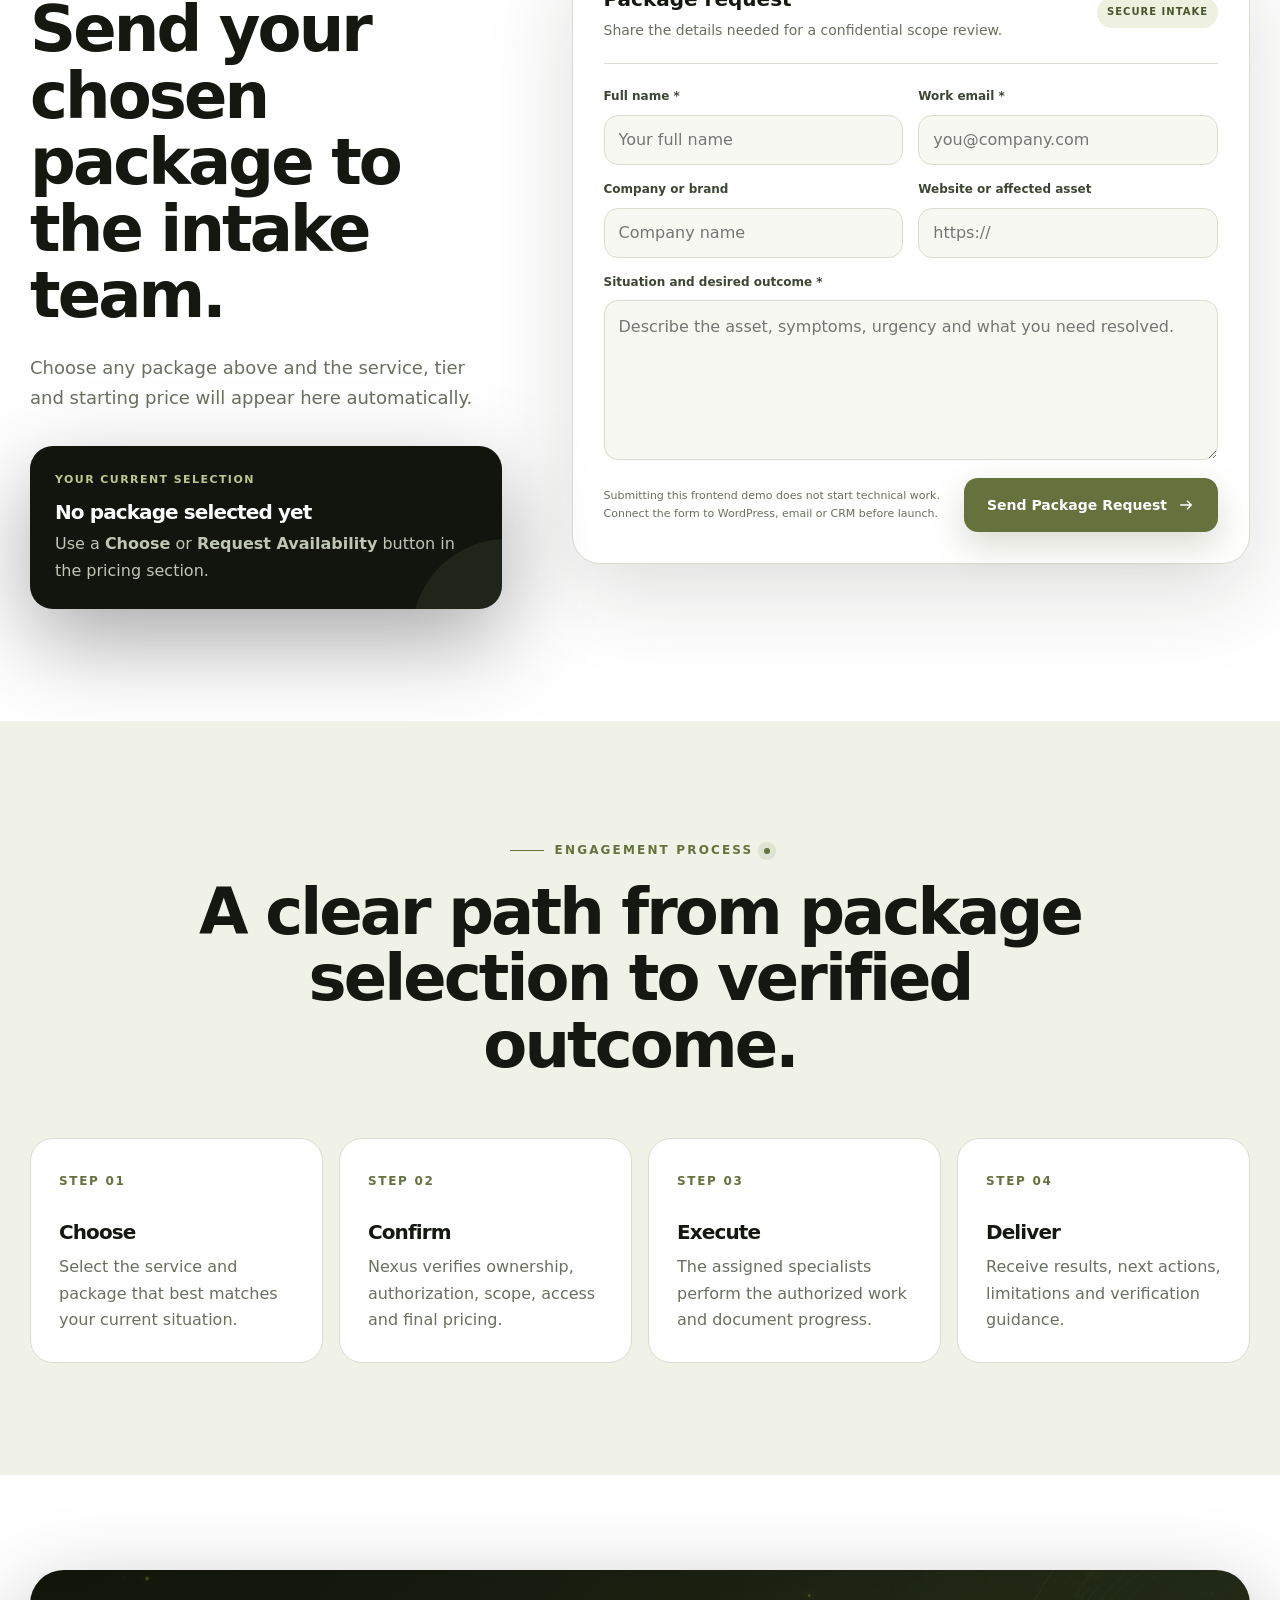
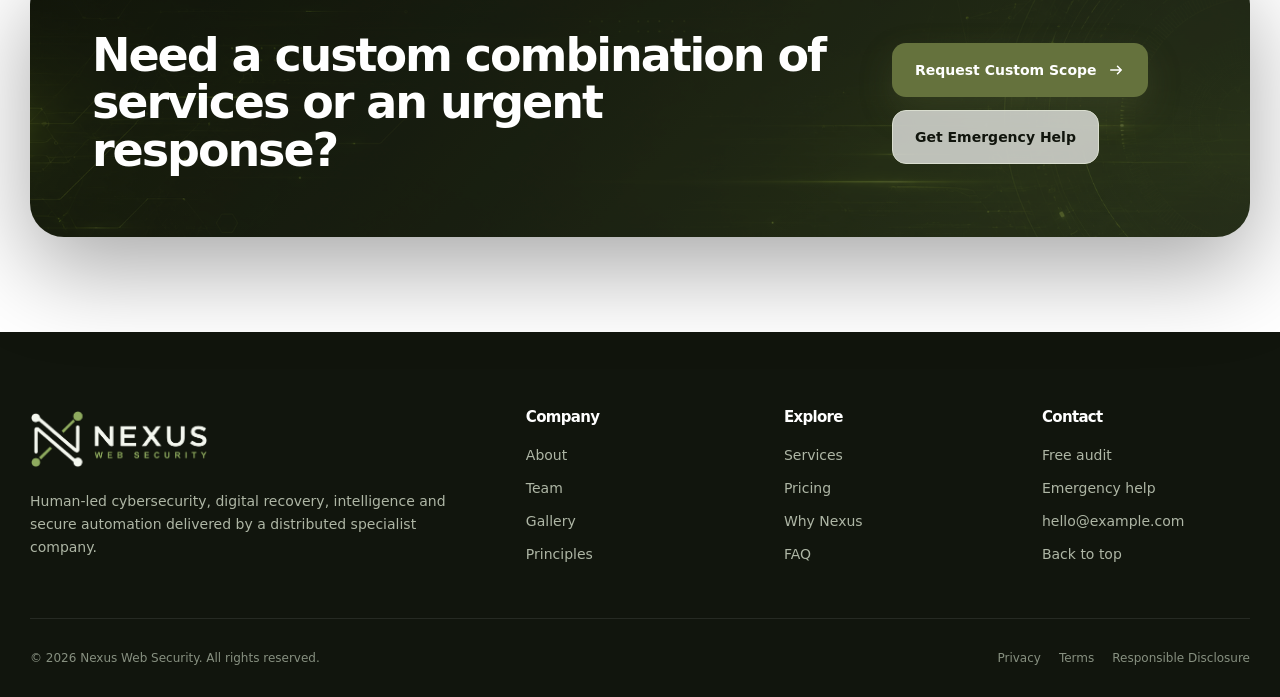
<file: services.html>
<!DOCTYPE html>

<html lang="en">
<head>
<meta charset="utf-8"/>
<meta content="width=device-width,initial-scale=1" name="viewport"/>
<meta content="Compare Nexus Web Security pricing for VAPT, malware and hacked-site recovery, social account recovery, ORM, OSINT, AI automation and secure web development." name="description"/>
<meta content="#f7f8f2" name="theme-color"/>
<title>Cybersecurity, Recovery &amp; Secure Web Development Pricing — Nexus Web Security</title>
<script>document.documentElement.classList.add('js')</script>
<link href="assets/site.css" rel="stylesheet"/>
<link href="assets/favicon.png" rel="icon" type="image/png"/></head>
<body>
<div class="topbar"><div class="container"><span class="live-dot"></span><span>24/7 emergency intake for hacked websites, compromised accounts and active security incidents.</span></div></div>
<nav aria-label="Main navigation" class="nav"><div class="container nav-inner">
<a aria-label="Nexus Web Security home" class="brand" href="index.html"><img alt="Nexus Web Security" class="brand-logo" height="68" src="assets/nexus-logo.png" width="210"/></a>
<div class="nav-links" id="navLinks"><a href="index.html">Home</a><a href="about.html">About</a><a class="active" href="services.html">Services</a><a href="team.html">Team</a><a href="services.html#pricing">Pricing</a><a href="index.html#faq">FAQ</a></div>
<div class="nav-actions"><a class="btn btn-outline" href="index.html#emergency"><strong>Emergency Help</strong></a><a class="btn btn-primary" href="index.html#audit"><strong>Free Exposure Audit</strong></a><button aria-expanded="false" aria-label="Open menu" class="menu-toggle" id="menuToggle"><svg fill="none" viewbox="0 0 24 24" width="20"><path d="M4 7h16M4 12h16M4 17h16" stroke="currentColor" stroke-linecap="round" stroke-width="1.8"></path></svg></button></div>
</div></nav>
<main id="top">
<section class="subhero"><div class="container subhero-grid"><div><div class="breadcrumb"><a href="index.html">Home</a><span>/</span><strong>Services</strong></div><span class="eyebrow">Dedicated capabilities</span><h1><strong>Choose a clearly scoped security, recovery, intelligence, secure development or automation package.</strong></h1><p class="lead">Compare official and launch pricing, review delivery boundaries and send the selected package directly to the Nexus intake team.</p><div class="actions"><a class="btn btn-primary" href="#pricing"><strong>Compare All Packages</strong><svg aria-hidden="true" fill="none" viewbox="0 0 24 24"><path d="M5 12h14m-5-5 5 5-5 5" stroke="currentColor" stroke-linecap="round" stroke-linejoin="round" stroke-width="2"></path></svg></a><a class="btn btn-outline" href="index.html#audit"><strong>Request Custom Scope</strong></a></div></div><aside class="profile-panel"><small>Service model</small><div class="profile-facts"><div class="profile-fact"><span>Service lines</span><strong>10 published capabilities</strong></div><div class="profile-fact"><span>Pricing</span><strong>8 tiered services + 2 custom scopes</strong></div><div class="profile-fact"><span>Selection</span><strong>Choose or request from every card</strong></div><div class="profile-fact"><span>Authorization</span><strong>Confirmed before work begins</strong></div></div></aside></div></section>
<section class="section section-white" id="services"><div class="container"><div class="section-head center reveal"><span class="eyebrow">All capabilities</span><h2 class="section-title"><strong>Start with the service that matches the asset, incident or growth objective.</strong></h2><p class="section-copy">Every engagement begins with ownership verification, written authorization, access boundaries, ethical delivery rules and realistic expectations.</p></div><div class="service-grid"><article class="service-card reveal"><div class="service-icon"><svg aria-hidden="true" fill="none" viewbox="0 0 24 24"><path d="M12 2 20 5.6v5.6c0 5.1-3.2 8.7-8 10.8-4.8-2.1-8-5.7-8-10.8V5.6L12 2Z" stroke="currentColor" stroke-width="1.6"></path><path d="m8.7 12 2.1 2.1 4.7-5" stroke="currentColor" stroke-linecap="round" stroke-linejoin="round" stroke-width="1.8"></path></svg></div><h3><strong>Vulnerability Assessment &amp; Penetration Testing</strong></h3><p>Authorized manual and automated testing for web applications, APIs, external and internal infrastructure, authentication and business-logic weaknesses.</p><a class="service-link" href="#price-vapt"><strong>View pricing and packages</strong> →</a></article><article class="service-card reveal"><div class="service-icon"><svg aria-hidden="true" fill="none" viewbox="0 0 24 24"><path d="M12 2 20 5.6v5.6c0 5.1-3.2 8.7-8 10.8-4.8-2.1-8-5.7-8-10.8V5.6L12 2Z" stroke="currentColor" stroke-width="1.6"></path><path d="m8.7 12 2.1 2.1 4.7-5" stroke="currentColor" stroke-linecap="round" stroke-linejoin="round" stroke-width="1.8"></path></svg></div><h3><strong>WordPress Malware Removal</strong></h3><p>Malware investigation, file and database cleanup, blacklist-warning support, vulnerability patching, hardening and recovery verification.</p><a class="service-link" href="#price-wordpress-recovery"><strong>View pricing and packages</strong> →</a></article><article class="service-card reveal"><div class="service-icon"><svg aria-hidden="true" fill="none" viewbox="0 0 24 24"><path d="M12 2 20 5.6v5.6c0 5.1-3.2 8.7-8 10.8-4.8-2.1-8-5.7-8-10.8V5.6L12 2Z" stroke="currentColor" stroke-width="1.6"></path><path d="m8.7 12 2.1 2.1 4.7-5" stroke="currentColor" stroke-linecap="round" stroke-linejoin="round" stroke-width="1.8"></path></svg></div><h3><strong>Social Media Account Recovery</strong></h3><p>Case preparation and official recovery support for verified owners of personal, business and advertising accounts.</p><a class="service-link" href="#price-social-recovery"><strong>View pricing and packages</strong> →</a></article><article class="service-card reveal"><div class="service-icon"><svg aria-hidden="true" fill="none" viewbox="0 0 24 24"><path d="M12 2 20 5.6v5.6c0 5.1-3.2 8.7-8 10.8-4.8-2.1-8-5.7-8-10.8V5.6L12 2Z" stroke="currentColor" stroke-width="1.6"></path><path d="m8.7 12 2.1 2.1 4.7-5" stroke="currentColor" stroke-linecap="round" stroke-linejoin="round" stroke-width="1.8"></path></svg></div><h3><strong>Unwanted Content Removal &amp; Online Reputation Management</strong></h3><p>Qualifying DMCA or platform-policy takedown support, monitoring and longer-term search-result reputation strategies.</p><a class="service-link" href="#price-orm"><strong>View pricing and packages</strong> →</a></article><article class="service-card reveal"><div class="service-icon"><svg aria-hidden="true" fill="none" viewbox="0 0 24 24"><path d="M12 2 20 5.6v5.6c0 5.1-3.2 8.7-8 10.8-4.8-2.1-8-5.7-8-10.8V5.6L12 2Z" stroke="currentColor" stroke-width="1.6"></path><path d="m8.7 12 2.1 2.1 4.7-5" stroke="currentColor" stroke-linecap="round" stroke-linejoin="round" stroke-width="1.8"></path></svg></div><h3><strong>OSINT &amp; Digital Exposure Intelligence</strong></h3><p>Publicly available intelligence for individuals, executives and organizations, translated into practical exposure and risk context.</p><a class="service-link" href="#price-osint"><strong>View pricing and packages</strong> →</a></article><article class="service-card reveal"><div class="service-icon"><svg aria-hidden="true" fill="none" viewbox="0 0 24 24"><path d="M12 2 20 5.6v5.6c0 5.1-3.2 8.7-8 10.8-4.8-2.1-8-5.7-8-10.8V5.6L12 2Z" stroke="currentColor" stroke-width="1.6"></path><path d="m8.7 12 2.1 2.1 4.7-5" stroke="currentColor" stroke-linecap="round" stroke-linejoin="round" stroke-width="1.8"></path></svg></div><h3><strong>AI Automation &amp; Chatbot Development</strong></h3><p>Securely scoped chatbot and automation systems using AI, CRM integrations, n8n workflows and controlled data access.</p><a class="service-link" href="#price-ai-automation"><strong>View pricing and packages</strong> →</a></article><article class="service-card reveal"><div class="service-icon"><svg aria-hidden="true" fill="none" viewbox="0 0 24 24"><path d="M12 2 20 5.6v5.6c0 5.1-3.2 8.7-8 10.8-4.8-2.1-8-5.7-8-10.8V5.6L12 2Z" stroke="currentColor" stroke-width="1.6"></path><path d="m8.7 12 2.1 2.1 4.7-5" stroke="currentColor" stroke-linecap="round" stroke-linejoin="round" stroke-width="1.8"></path></svg></div><h3><strong>Secure Web Development</strong></h3><p>Websites and applications built secure from day one, with secure coding baselines, OWASP-aligned reviews and VAPT handoff for premium builds.</p><a class="service-link" href="#price-secure-web-development"><strong>View pricing and packages</strong> →</a></article><article class="service-card reveal"><div class="service-icon"><svg aria-hidden="true" fill="none" viewbox="0 0 24 24"><path d="M12 2 20 5.6v5.6c0 5.1-3.2 8.7-8 10.8-4.8-2.1-8-5.7-8-10.8V5.6L12 2Z" stroke="currentColor" stroke-width="1.6"></path><path d="m8.7 12 2.1 2.1 4.7-5" stroke="currentColor" stroke-linecap="round" stroke-linejoin="round" stroke-width="1.8"></path></svg></div><h3><strong>Recover Hacked Website</strong></h3><p>Emergency recovery for compromised websites, malicious redirects, injected files, blacklist warnings and persistent access.</p><a class="service-link" href="#price-hacked-website"><strong>View pricing and packages</strong> →</a></article><article class="service-card reveal"><div class="service-icon"><svg aria-hidden="true" fill="none" viewbox="0 0 24 24"><path d="M12 2 20 5.6v5.6c0 5.1-3.2 8.7-8 10.8-4.8-2.1-8-5.7-8-10.8V5.6L12 2Z" stroke="currentColor" stroke-width="1.6"></path><path d="m8.7 12 2.1 2.1 4.7-5" stroke="currentColor" stroke-linecap="round" stroke-linejoin="round" stroke-width="1.8"></path></svg></div><h3><strong>AI Security</strong></h3><p>Security reviews for AI applications, chatbot data flows, access boundaries, prompt-injection exposure and integration risks.</p><a class="service-link" href="#package-request"><strong>Request a custom assessment</strong> →</a></article><article class="service-card reveal"><div class="service-icon"><svg aria-hidden="true" fill="none" viewbox="0 0 24 24"><path d="M12 2 20 5.6v5.6c0 5.1-3.2 8.7-8 10.8-4.8-2.1-8-5.7-8-10.8V5.6L12 2Z" stroke="currentColor" stroke-width="1.6"></path><path d="m8.7 12 2.1 2.1 4.7-5" stroke="currentColor" stroke-linecap="round" stroke-linejoin="round" stroke-width="1.8"></path></svg></div><h3><strong>WordPress Security</strong></h3><p>Preventive WordPress hardening, access review, update strategy, backups, monitoring and security-control configuration.</p><a class="service-link" href="#package-request"><strong>Request a custom assessment</strong> →</a></article></div></div></section>
<section class="section section-dark"><div class="container selection-grid"><div class="reveal"><span class="eyebrow">Choosing the right starting point</span><h2 class="section-title"><strong>Start with the situation, not the technical label.</strong></h2><p class="lead">Nexus routes each inquiry according to urgency, affected asset, business impact and the evidence already available.</p></div><div class="decision-list"><article class="decision reveal"><small>Active incident</small><h3><strong>Something is compromised right now.</strong></h3><p>Use emergency intake for hacked websites, account takeover or active malicious behavior.</p></article><article class="decision reveal"><small>Preventive security</small><h3><strong>You need to find weaknesses before an attacker does.</strong></h3><p>Begin with VAPT or an exposure audit depending on the asset and required depth.</p></article><article class="decision reveal"><small>Exposure and reputation</small><h3><strong>Your public digital footprint is creating risk.</strong></h3><p>OSINT, content-removal and reputation work can clarify the source and possible response.</p></article><article class="decision reveal"><small>Secure growth</small><h3><strong>You want automation without careless data handling.</strong></h3><p>Secure AI automation focuses on useful workflows, integrations and access boundaries.</p></article></div></div></section>
<section class="section section-light" id="pricing"><div class="container"><div class="section-head reveal"><div><span class="eyebrow">Complete package pricing</span><h2 class="section-title"><strong>Compare inclusions and choose directly from the package card.</strong></h2></div><p class="section-copy">VAPT shows both the official price and a 20% launch offer for the first five clients. Other listed services use flat launch pricing; final scope and availability are confirmed before acceptance.</p></div><div class="pricing-block"><article class="pricing-service reveal" id="price-vapt"><div class="pricing-service-head"><div><span class="pricing-index">01</span><h3><strong>Vulnerability Assessment &amp; Penetration Testing</strong></h3><p>Authorized manual and automated testing for web applications, APIs, external and internal infrastructure, authentication and business-logic weaknesses.</p></div><a class="btn btn-outline" href="#package-request"><strong>Request Custom Scope</strong></a></div><div class="tier-grid"><article class="tier" data-price="$400" data-service="Vulnerability Assessment &amp; Penetration Testing" data-tier="Basic">
<div class="tier-top"><div><small>Basic / Quick Start</small><h4><strong>Basic Package</strong></h4></div></div>
<div class="tier-price launch"><div><del>$500</del><strong>$400</strong></div><span>Launch · one-time</span></div>
<ul class="tier-features"><li><span aria-hidden="true">✓</span>Automated external network scan</li><li><span aria-hidden="true">✓</span>OWASP Top 10 automated web app scan and a basic PDF report.</li><li><span aria-hidden="true">✓</span>First 5 clients only at launch pricing</li></ul>
<button class="btn btn-primary package-select" data-default-label="Choose Basic Package" data-price="$400" data-service="Vulnerability Assessment &amp; Penetration Testing" data-tier="Basic" type="button"><strong>Choose Basic Package</strong><svg aria-hidden="true" fill="none" viewbox="0 0 24 24"><path d="M5 12h14m-5-5 5 5-5 5" stroke="currentColor" stroke-linecap="round" stroke-linejoin="round" stroke-width="2"></path></svg></button>
</article><article class="tier popular" data-price="$800" data-service="Vulnerability Assessment &amp; Penetration Testing" data-tier="Standard">
<div class="tier-top"><div><small>Standard / Business Protection</small><h4><strong>Standard Package</strong></h4></div><span class="popular-badge">Most Popular</span></div>
<div class="tier-price launch"><div><del>$1,000</del><strong>$800</strong></div><span>Launch · one-time</span></div>
<ul class="tier-features"><li><span aria-hidden="true">✓</span>Hybrid manual and automated web app testing</li><li><span aria-hidden="true">✓</span>API assessment</li><li><span aria-hidden="true">✓</span>Actionable remediation steps and one free retest.</li><li><span aria-hidden="true">✓</span>First 5 clients only at launch pricing</li></ul>
<button class="btn btn-light package-select" data-default-label="Choose Standard Package" data-price="$800" data-service="Vulnerability Assessment &amp; Penetration Testing" data-tier="Standard" type="button"><strong>Choose Standard Package</strong><svg aria-hidden="true" fill="none" viewbox="0 0 24 24"><path d="M5 12h14m-5-5 5 5-5 5" stroke="currentColor" stroke-linecap="round" stroke-linejoin="round" stroke-width="2"></path></svg></button>
</article><article class="tier" data-price="$1,200" data-service="Vulnerability Assessment &amp; Penetration Testing" data-tier="Premium">
<div class="tier-top"><div><small>Premium / Enterprise</small><h4><strong>Premium Package</strong></h4></div></div>
<div class="tier-price launch"><div><del>$1,500</del><strong>$1,200</strong></div><span>Launch · one-time</span></div>
<ul class="tier-features"><li><span aria-hidden="true">✓</span>Deep manual testing</li><li><span aria-hidden="true">✓</span>External/internal network coverage</li><li><span aria-hidden="true">✓</span>Advanced business-logic testing and SOC 2 / ISO 27001 mapping.</li><li><span aria-hidden="true">✓</span>First 5 clients only at launch pricing</li></ul>
<button class="btn btn-primary package-select" data-default-label="Choose Premium Package" data-price="$1,200" data-service="Vulnerability Assessment &amp; Penetration Testing" data-tier="Premium" type="button"><strong>Choose Premium Package</strong><svg aria-hidden="true" fill="none" viewbox="0 0 24 24"><path d="M5 12h14m-5-5 5 5-5 5" stroke="currentColor" stroke-linecap="round" stroke-linejoin="round" stroke-width="2"></path></svg></button>
</article></div><div class="service-policy-note"><strong>Delivery note:</strong> Introductory pricing is limited to the first 5 clients. Official prices remain visible so the launch discount is clearly time-bound.</div></article><article class="pricing-service reveal" id="price-wordpress-recovery"><div class="pricing-service-head"><div><span class="pricing-index">02</span><h3><strong>WordPress Malware Removal</strong></h3><p>Malware investigation, file and database cleanup, blacklist-warning support, vulnerability patching, hardening and recovery verification.</p></div><a class="btn btn-outline" href="#package-request"><strong>Request Custom Scope</strong></a></div><div class="tier-grid"><article class="tier" data-price="$149" data-service="WordPress Malware Removal" data-tier="Basic">
<div class="tier-top"><div><small>Basic / Quick Start</small><h4><strong>Basic Package</strong></h4></div></div>
<div class="tier-price"><strong>$149</strong><span>one-time</span></div>
<ul class="tier-features"><li><span aria-hidden="true">✓</span>Automated malware scan</li><li><span aria-hidden="true">✓</span>Basic file cleanup</li><li><span aria-hidden="true">✓</span>Blacklist warning removal and a 30-day guarantee.</li></ul>
<button class="btn btn-primary package-select" data-default-label="Choose Basic Package" data-price="$149" data-service="WordPress Malware Removal" data-tier="Basic" type="button"><strong>Choose Basic Package</strong><svg aria-hidden="true" fill="none" viewbox="0 0 24 24"><path d="M5 12h14m-5-5 5 5-5 5" stroke="currentColor" stroke-linecap="round" stroke-linejoin="round" stroke-width="2"></path></svg></button>
</article><article class="tier popular" data-price="$249" data-service="WordPress Malware Removal" data-tier="Standard">
<div class="tier-top"><div><small>Standard / Business Protection</small><h4><strong>Standard Package</strong></h4></div><span class="popular-badge">Most Popular</span></div>
<div class="tier-price"><strong>$249</strong><span>one-time</span></div>
<ul class="tier-features"><li><span aria-hidden="true">✓</span>Manual backdoor removal</li><li><span aria-hidden="true">✓</span>Database injection cleanup</li><li><span aria-hidden="true">✓</span>Vulnerability patching and a 90-day guarantee.</li></ul>
<button class="btn btn-light package-select" data-default-label="Choose Standard Package" data-price="$249" data-service="WordPress Malware Removal" data-tier="Standard" type="button"><strong>Choose Standard Package</strong><svg aria-hidden="true" fill="none" viewbox="0 0 24 24"><path d="M5 12h14m-5-5 5 5-5 5" stroke="currentColor" stroke-linecap="round" stroke-linejoin="round" stroke-width="2"></path></svg></button>
</article><article class="tier" data-price="$349" data-service="WordPress Malware Removal" data-tier="Premium">
<div class="tier-top"><div><small>Premium / Enterprise</small><h4><strong>Premium Package</strong></h4></div></div>
<div class="tier-price"><strong>$349</strong><span>one-time</span></div>
<ul class="tier-features"><li><span aria-hidden="true">✓</span>Priority emergency response</li><li><span aria-hidden="true">✓</span>Complete site hardening</li><li><span aria-hidden="true">✓</span>WAF setup and a 1-year guarantee.</li></ul>
<button class="btn btn-primary package-select" data-default-label="Choose Premium Package" data-price="$349" data-service="WordPress Malware Removal" data-tier="Premium" type="button"><strong>Choose Premium Package</strong><svg aria-hidden="true" fill="none" viewbox="0 0 24 24"><path d="M5 12h14m-5-5 5 5-5 5" stroke="currentColor" stroke-linecap="round" stroke-linejoin="round" stroke-width="2"></path></svg></button>
</article></div><div class="service-policy-note"><strong>Delivery note:</strong> Delivery is led by Tanvir with Tasnimul Hasan, Jannatun Nahar and Abid supporting cleanup, hardening and post-recovery controls.</div></article><article class="pricing-service reveal" id="price-social-recovery"><div class="pricing-service-head"><div><span class="pricing-index">03</span><h3><strong>Social Media Account Recovery</strong></h3><p>Case preparation and official recovery support for verified owners of personal, business and advertising accounts.</p></div><a class="btn btn-outline" href="#package-request"><strong>Request Custom Scope</strong></a></div><div class="tier-grid"><article class="tier" data-price="$199" data-service="Social Media Account Recovery" data-tier="Basic">
<div class="tier-top"><div><small>Basic / Quick Start</small><h4><strong>Basic Package</strong></h4></div></div>
<div class="tier-price"><strong>$199</strong><span>one-time</span></div>
<ul class="tier-features"><li><span aria-hidden="true">✓</span>Standard personal-account recovery</li><li><span aria-hidden="true">✓</span>Basic case preparation and standard platform communications.</li></ul>
<button class="btn btn-primary package-select" data-default-label="Choose Basic Package" data-price="$199" data-service="Social Media Account Recovery" data-tier="Basic" type="button"><strong>Choose Basic Package</strong><svg aria-hidden="true" fill="none" viewbox="0 0 24 24"><path d="M5 12h14m-5-5 5 5-5 5" stroke="currentColor" stroke-linecap="round" stroke-linejoin="round" stroke-width="2"></path></svg></button>
</article><article class="tier popular" data-price="$399" data-service="Social Media Account Recovery" data-tier="Standard">
<div class="tier-top"><div><small>Standard / Business Protection</small><h4><strong>Standard Package</strong></h4></div><span class="popular-badge">Most Popular</span></div>
<div class="tier-price"><strong>$399</strong><span>one-time</span></div>
<ul class="tier-features"><li><span aria-hidden="true">✓</span>Business/ad-account recovery</li><li><span aria-hidden="true">✓</span>Priority handling</li><li><span aria-hidden="true">✓</span>Detailed documentation and legitimate platform escalation.</li></ul>
<button class="btn btn-light package-select" data-default-label="Choose Standard Package" data-price="$399" data-service="Social Media Account Recovery" data-tier="Standard" type="button"><strong>Choose Standard Package</strong><svg aria-hidden="true" fill="none" viewbox="0 0 24 24"><path d="M5 12h14m-5-5 5 5-5 5" stroke="currentColor" stroke-linecap="round" stroke-linejoin="round" stroke-width="2"></path></svg></button>
</article><article class="tier" data-price="$599" data-service="Social Media Account Recovery" data-tier="Premium">
<div class="tier-top"><div><small>Premium / Enterprise</small><h4><strong>Premium Package</strong></h4></div></div>
<div class="tier-price"><strong>$599</strong><span>one-time</span></div>
<ul class="tier-features"><li><span aria-hidden="true">✓</span>Large-reach or influencer account recovery</li><li><span aria-hidden="true">✓</span>Dedicated case support and permanent-lock appeal handling.</li></ul>
<button class="btn btn-primary package-select" data-default-label="Choose Premium Package" data-price="$599" data-service="Social Media Account Recovery" data-tier="Premium" type="button"><strong>Choose Premium Package</strong><svg aria-hidden="true" fill="none" viewbox="0 0 24 24"><path d="M5 12h14m-5-5 5 5-5 5" stroke="currentColor" stroke-linecap="round" stroke-linejoin="round" stroke-width="2"></path></svg></button>
</article></div><div class="service-policy-note"><strong>Delivery note:</strong> Ethical boundary: Nexus works only through verified ownership and official platform appeal/recovery processes—never through 2FA bypass, security-check bypass or unauthorized access.</div></article><article class="pricing-service reveal" id="price-orm"><div class="pricing-service-head"><div><span class="pricing-index">04</span><h3><strong>Unwanted Content Removal &amp; Online Reputation Management</strong></h3><p>Qualifying DMCA or platform-policy takedown support, monitoring and longer-term search-result reputation strategies.</p></div><a class="btn btn-outline" href="#package-request"><strong>Request Custom Scope</strong></a></div><div class="tier-grid"><article class="tier" data-price="$129" data-service="Unwanted Content Removal &amp; Online Reputation Management" data-tier="Basic">
<div class="tier-top"><div><small>Basic / Quick Start</small><h4><strong>Basic Package</strong></h4></div></div>
<div class="tier-price"><strong>$129</strong><span>one-time</span></div>
<ul class="tier-features"><li><span aria-hidden="true">✓</span>Single URL DMCA takedown notice and a basic terms-of-service violation report.</li></ul>
<button class="btn btn-primary package-select" data-default-label="Choose Basic Package" data-price="$129" data-service="Unwanted Content Removal &amp; Online Reputation Management" data-tier="Basic" type="button"><strong>Choose Basic Package</strong><svg aria-hidden="true" fill="none" viewbox="0 0 24 24"><path d="M5 12h14m-5-5 5 5-5 5" stroke="currentColor" stroke-linecap="round" stroke-linejoin="round" stroke-width="2"></path></svg></button>
</article><article class="tier popular" data-price="$499" data-service="Unwanted Content Removal &amp; Online Reputation Management" data-tier="Standard">
<div class="tier-top"><div><small>Standard / Business Protection</small><h4><strong>Standard Package</strong></h4></div><span class="popular-badge">Most Popular</span></div>
<div class="tier-price"><strong>$499</strong><span>/ month</span></div>
<ul class="tier-features"><li><span aria-hidden="true">✓</span>Monthly ORM</li><li><span aria-hidden="true">✓</span>Monitoring of one brand phrase and top-10 search-result suppression.</li></ul>
<button class="btn btn-light package-select" data-default-label="Request Standard Availability" data-price="$499" data-service="Unwanted Content Removal &amp; Online Reputation Management" data-tier="Standard" type="button"><strong>Request Standard Availability</strong><svg aria-hidden="true" fill="none" viewbox="0 0 24 24"><path d="M5 12h14m-5-5 5 5-5 5" stroke="currentColor" stroke-linecap="round" stroke-linejoin="round" stroke-width="2"></path></svg></button>
</article><article class="tier" data-price="$999" data-service="Unwanted Content Removal &amp; Online Reputation Management" data-tier="Premium">
<div class="tier-top"><div><small>Premium / Enterprise</small><h4><strong>Premium Package</strong></h4></div></div>
<div class="tier-price"><strong>$999</strong><span>/ month</span></div>
<ul class="tier-features"><li><span aria-hidden="true">✓</span>Crisis ORM</li><li><span aria-hidden="true">✓</span>Monitoring up to five phrases</li><li><span aria-hidden="true">✓</span>Multi-channel suppression and PR generation.</li></ul>
<button class="btn btn-primary package-select" data-default-label="Request Premium Availability" data-price="$999" data-service="Unwanted Content Removal &amp; Online Reputation Management" data-tier="Premium" type="button"><strong>Request Premium Availability</strong><svg aria-hidden="true" fill="none" viewbox="0 0 24 24"><path d="M5 12h14m-5-5 5 5-5 5" stroke="currentColor" stroke-linecap="round" stroke-linejoin="round" stroke-width="2"></path></svg></button>
</article></div><div class="service-policy-note"><strong>Delivery note:</strong> Standard and Premium ORM are shown for planning, but activation requires a delivery-owner availability review before acceptance.</div></article><article class="pricing-service reveal" id="price-osint"><div class="pricing-service-head"><div><span class="pricing-index">05</span><h3><strong>OSINT &amp; Digital Exposure Intelligence</strong></h3><p>Publicly available intelligence for individuals, executives and organizations, translated into practical exposure and risk context.</p></div><a class="btn btn-outline" href="#package-request"><strong>Request Custom Scope</strong></a></div><div class="tier-grid"><article class="tier" data-price="$199" data-service="OSINT &amp; Digital Exposure Intelligence" data-tier="Basic">
<div class="tier-top"><div><small>Basic / Quick Start</small><h4><strong>Basic Package</strong></h4></div></div>
<div class="tier-price"><strong>$199</strong><span>one-time</span></div>
<ul class="tier-features"><li><span aria-hidden="true">✓</span>Individual digital-footprint scan covering email</li><li><span aria-hidden="true">✓</span>Phone and username indicators with an automated report.</li></ul>
<button class="btn btn-primary package-select" data-default-label="Choose Basic Package" data-price="$199" data-service="OSINT &amp; Digital Exposure Intelligence" data-tier="Basic" type="button"><strong>Choose Basic Package</strong><svg aria-hidden="true" fill="none" viewbox="0 0 24 24"><path d="M5 12h14m-5-5 5 5-5 5" stroke="currentColor" stroke-linecap="round" stroke-linejoin="round" stroke-width="2"></path></svg></button>
</article><article class="tier popular" data-price="$499" data-service="OSINT &amp; Digital Exposure Intelligence" data-tier="Standard">
<div class="tier-top"><div><small>Standard / Business Protection</small><h4><strong>Standard Package</strong></h4></div><span class="popular-badge">Most Popular</span></div>
<div class="tier-price"><strong>$499</strong><span>one-time</span></div>
<ul class="tier-features"><li><span aria-hidden="true">✓</span>Corporate attack-surface profile</li><li><span aria-hidden="true">✓</span>Exposed-credential checks and a basic dark-web review.</li></ul>
<button class="btn btn-light package-select" data-default-label="Choose Standard Package" data-price="$499" data-service="OSINT &amp; Digital Exposure Intelligence" data-tier="Standard" type="button"><strong>Choose Standard Package</strong><svg aria-hidden="true" fill="none" viewbox="0 0 24 24"><path d="M5 12h14m-5-5 5 5-5 5" stroke="currentColor" stroke-linecap="round" stroke-linejoin="round" stroke-width="2"></path></svg></button>
</article><article class="tier" data-price="$999" data-service="OSINT &amp; Digital Exposure Intelligence" data-tier="Premium">
<div class="tier-top"><div><small>Premium / Enterprise</small><h4><strong>Premium Package</strong></h4></div></div>
<div class="tier-price"><strong>$999</strong><span>one-time</span></div>
<ul class="tier-features"><li><span aria-hidden="true">✓</span>Executive threat dossier</li><li><span aria-hidden="true">✓</span>Deeper dark-web intelligence</li><li><span aria-hidden="true">✓</span>Passive public-location exposure mapping and alerting setup.</li></ul>
<button class="btn btn-primary package-select" data-default-label="Choose Premium Package" data-price="$999" data-service="OSINT &amp; Digital Exposure Intelligence" data-tier="Premium" type="button"><strong>Choose Premium Package</strong><svg aria-hidden="true" fill="none" viewbox="0 0 24 24"><path d="M5 12h14m-5-5 5 5-5 5" stroke="currentColor" stroke-linecap="round" stroke-linejoin="round" stroke-width="2"></path></svg></button>
</article></div><div class="service-policy-note"><strong>Delivery note:</strong> All intelligence work stays within passive, lawful and publicly available sourcing—never surveillance, tracking or non-public data acquisition.</div></article><article class="pricing-service reveal" id="price-ai-automation"><div class="pricing-service-head"><div><span class="pricing-index">06</span><h3><strong>AI Automation &amp; Chatbot Development</strong></h3><p>Securely scoped chatbot and automation systems using AI, CRM integrations, n8n workflows and controlled data access.</p></div><a class="btn btn-outline" href="#package-request"><strong>Request Custom Scope</strong></a></div><div class="tier-grid"><article class="tier" data-price="$499" data-service="AI Automation &amp; Chatbot Development" data-tier="Basic">
<div class="tier-top"><div><small>Basic / Quick Start</small><h4><strong>Basic Package</strong></h4></div></div>
<div class="tier-price"><strong>$499</strong><span>/ month</span></div>
<ul class="tier-features"><li><span aria-hidden="true">✓</span>One AI workflow automation</li><li><span aria-hidden="true">✓</span>One basic FAQ chatbot and monthly analytics.</li></ul>
<button class="btn btn-primary package-select" data-default-label="Choose Basic Package" data-price="$499" data-service="AI Automation &amp; Chatbot Development" data-tier="Basic" type="button"><strong>Choose Basic Package</strong><svg aria-hidden="true" fill="none" viewbox="0 0 24 24"><path d="M5 12h14m-5-5 5 5-5 5" stroke="currentColor" stroke-linecap="round" stroke-linejoin="round" stroke-width="2"></path></svg></button>
</article><article class="tier popular" data-price="$1,499" data-service="AI Automation &amp; Chatbot Development" data-tier="Standard">
<div class="tier-top"><div><small>Standard / Business Protection</small><h4><strong>Standard Package</strong></h4></div><span class="popular-badge">Most Popular</span></div>
<div class="tier-price"><strong>$1,499</strong><span>/ month</span></div>
<ul class="tier-features"><li><span aria-hidden="true">✓</span>Up to three AI automations</li><li><span aria-hidden="true">✓</span>A CRM-integrated chatbot and bi-weekly strategy support.</li></ul>
<button class="btn btn-light package-select" data-default-label="Request Standard Capacity Review" data-price="$1,499" data-service="AI Automation &amp; Chatbot Development" data-tier="Standard" type="button"><strong>Request Standard Capacity Review</strong><svg aria-hidden="true" fill="none" viewbox="0 0 24 24"><path d="M5 12h14m-5-5 5 5-5 5" stroke="currentColor" stroke-linecap="round" stroke-linejoin="round" stroke-width="2"></path></svg></button>
</article><article class="tier" data-price="$3,499" data-service="AI Automation &amp; Chatbot Development" data-tier="Premium">
<div class="tier-top"><div><small>Premium / Enterprise</small><h4><strong>Premium Package</strong></h4></div></div>
<div class="tier-price"><strong>$3,499</strong><span>/ month</span></div>
<ul class="tier-features"><li><span aria-hidden="true">✓</span>Customized multi-channel AI agents</li><li><span aria-hidden="true">✓</span>Predictive analytics and 24/7 priority support.</li></ul>
<button class="btn btn-primary package-select" data-default-label="Request Premium Capacity Review" data-price="$3,499" data-service="AI Automation &amp; Chatbot Development" data-tier="Premium" type="button"><strong>Request Premium Capacity Review</strong><svg aria-hidden="true" fill="none" viewbox="0 0 24 24"><path d="M5 12h14m-5-5 5 5-5 5" stroke="currentColor" stroke-linecap="round" stroke-linejoin="round" stroke-width="2"></path></svg></button>
</article></div><div class="service-policy-note"><strong>Delivery note:</strong> The two-person AI squad is prioritizing Basic engagements during the launch period. Standard and Premium requests receive a capacity review before confirmation.</div></article><article class="pricing-service reveal" id="price-secure-web-development"><div class="pricing-service-head"><div><span class="pricing-index">07</span><h3><strong>Secure Web Development</strong></h3><p>Websites and applications built secure from day one, with secure coding baselines, OWASP-aligned reviews and VAPT handoff for premium builds.</p></div><a class="btn btn-outline" href="#package-request"><strong>Request Custom Scope</strong></a></div><div class="tier-grid"><article class="tier" data-price="$400" data-service="Secure Web Development" data-tier="Basic">
<div class="tier-top"><div><small>Basic / Quick Start</small><h4><strong>Basic Package</strong></h4></div></div>
<div class="tier-price"><strong>$400</strong><span>one-time</span></div>
<ul class="tier-features"><li><span aria-hidden="true">✓</span>Single-page or brochure site up to five pages</li><li><span aria-hidden="true">✓</span>Secure coding baseline</li><li><span aria-hidden="true">✓</span>HTTPS</li><li><span aria-hidden="true">✓</span>Security headers and mobile responsiveness.</li></ul>
<button class="btn btn-primary package-select" data-default-label="Choose Basic Package" data-price="$400" data-service="Secure Web Development" data-tier="Basic" type="button"><strong>Choose Basic Package</strong><svg aria-hidden="true" fill="none" viewbox="0 0 24 24"><path d="M5 12h14m-5-5 5 5-5 5" stroke="currentColor" stroke-linecap="round" stroke-linejoin="round" stroke-width="2"></path></svg></button>
</article><article class="tier popular" data-price="$900" data-service="Secure Web Development" data-tier="Standard">
<div class="tier-top"><div><small>Standard / Business Protection</small><h4><strong>Standard Package</strong></h4></div><span class="popular-badge">Most Popular</span></div>
<div class="tier-price"><strong>$900</strong><span>one-time</span></div>
<ul class="tier-features"><li><span aria-hidden="true">✓</span>Business site up to ten pages or a basic web app</li><li><span aria-hidden="true">✓</span>Secure authentication</li><li><span aria-hidden="true">✓</span>OWASP-aligned review and basic WAF/rate limiting.</li></ul>
<button class="btn btn-light package-select" data-default-label="Choose Standard Package" data-price="$900" data-service="Secure Web Development" data-tier="Standard" type="button"><strong>Choose Standard Package</strong><svg aria-hidden="true" fill="none" viewbox="0 0 24 24"><path d="M5 12h14m-5-5 5 5-5 5" stroke="currentColor" stroke-linecap="round" stroke-linejoin="round" stroke-width="2"></path></svg></button>
</article><article class="tier" data-price="$1,800" data-service="Secure Web Development" data-tier="Premium">
<div class="tier-top"><div><small>Premium / Enterprise</small><h4><strong>Premium Package</strong></h4></div></div>
<div class="tier-price"><strong>$1,800</strong><span>one-time</span></div>
<ul class="tier-features"><li><span aria-hidden="true">✓</span>Custom web application</li><li><span aria-hidden="true">✓</span>Secure-SDLC practices</li><li><span aria-hidden="true">✓</span>Pre-launch penetration test and 30-day post-launch support.</li></ul>
<button class="btn btn-primary package-select" data-default-label="Choose Premium Package" data-price="$1,800" data-service="Secure Web Development" data-tier="Premium" type="button"><strong>Choose Premium Package</strong><svg aria-hidden="true" fill="none" viewbox="0 0 24 24"><path d="M5 12h14m-5-5 5 5-5 5" stroke="currentColor" stroke-linecap="round" stroke-linejoin="round" stroke-width="2"></path></svg></button>
</article></div><div class="service-policy-note"><strong>Delivery note:</strong> Delivery is led by Mahfuz with Jannatun Nahar. Premium scopes are jointly defined with Md Touhidul Islam’s VAPT team before quotation and tested before launch.</div></article><article class="pricing-service reveal" id="price-hacked-website"><div class="pricing-service-head"><div><span class="pricing-index">08</span><h3><strong>Recover Hacked Website</strong></h3><p>Emergency recovery for compromised websites, malicious redirects, injected files, blacklist warnings and persistent access.</p></div><a class="btn btn-outline" href="#package-request"><strong>Request Custom Scope</strong></a></div><div class="tier-grid"><article class="tier" data-price="$149" data-service="Recover Hacked Website" data-tier="Basic">
<div class="tier-top"><div><small>Basic / Quick Start</small><h4><strong>Basic Package</strong></h4></div></div>
<div class="tier-price"><strong>$149</strong><span>one-time</span></div>
<ul class="tier-features"><li><span aria-hidden="true">✓</span>Automated malware scan</li><li><span aria-hidden="true">✓</span>Basic file cleanup</li><li><span aria-hidden="true">✓</span>Blacklist warning removal and a 30-day guarantee.</li></ul>
<button class="btn btn-primary package-select" data-default-label="Choose Basic Package" data-price="$149" data-service="Recover Hacked Website" data-tier="Basic" type="button"><strong>Choose Basic Package</strong><svg aria-hidden="true" fill="none" viewbox="0 0 24 24"><path d="M5 12h14m-5-5 5 5-5 5" stroke="currentColor" stroke-linecap="round" stroke-linejoin="round" stroke-width="2"></path></svg></button>
</article><article class="tier popular" data-price="$249" data-service="Recover Hacked Website" data-tier="Standard">
<div class="tier-top"><div><small>Standard / Business Protection</small><h4><strong>Standard Package</strong></h4></div><span class="popular-badge">Most Popular</span></div>
<div class="tier-price"><strong>$249</strong><span>one-time</span></div>
<ul class="tier-features"><li><span aria-hidden="true">✓</span>Manual backdoor removal</li><li><span aria-hidden="true">✓</span>Database injection cleanup</li><li><span aria-hidden="true">✓</span>Vulnerability patching and a 90-day guarantee.</li></ul>
<button class="btn btn-light package-select" data-default-label="Choose Standard Package" data-price="$249" data-service="Recover Hacked Website" data-tier="Standard" type="button"><strong>Choose Standard Package</strong><svg aria-hidden="true" fill="none" viewbox="0 0 24 24"><path d="M5 12h14m-5-5 5 5-5 5" stroke="currentColor" stroke-linecap="round" stroke-linejoin="round" stroke-width="2"></path></svg></button>
</article><article class="tier" data-price="$349" data-service="Recover Hacked Website" data-tier="Premium">
<div class="tier-top"><div><small>Premium / Enterprise</small><h4><strong>Premium Package</strong></h4></div></div>
<div class="tier-price"><strong>$349</strong><span>one-time</span></div>
<ul class="tier-features"><li><span aria-hidden="true">✓</span>Priority emergency response</li><li><span aria-hidden="true">✓</span>Complete site hardening</li><li><span aria-hidden="true">✓</span>WAF setup and a 1-year guarantee.</li></ul>
<button class="btn btn-primary package-select" data-default-label="Choose Premium Package" data-price="$349" data-service="Recover Hacked Website" data-tier="Premium" type="button"><strong>Choose Premium Package</strong><svg aria-hidden="true" fill="none" viewbox="0 0 24 24"><path d="M5 12h14m-5-5 5 5-5 5" stroke="currentColor" stroke-linecap="round" stroke-linejoin="round" stroke-width="2"></path></svg></button>
</article></div><div class="service-policy-note"><strong>Delivery note:</strong> Choose this path for an active website compromise. WordPress-specific incidents are routed to the WordPress Recovery + CVE team.</div></article><div class="custom-scope-wrap reveal"><div class="section-head center compact"><span class="eyebrow">Custom-scope capabilities</span><h3 class="custom-scope-title"><strong>AI Security and preventive WordPress Security begin with an assessment.</strong></h3><p class="section-copy">Pricing was not provided for these capabilities, so no artificial package price has been published.</p></div><div class="service-grid"><article class="service-card reveal"><div class="service-icon"><svg aria-hidden="true" fill="none" viewbox="0 0 24 24"><path d="M12 2 20 5.6v5.6c0 5.1-3.2 8.7-8 10.8-4.8-2.1-8-5.7-8-10.8V5.6L12 2Z" stroke="currentColor" stroke-width="1.6"></path><path d="m8.7 12 2.1 2.1 4.7-5" stroke="currentColor" stroke-linecap="round" stroke-linejoin="round" stroke-width="1.8"></path></svg></div><h3><strong>AI Security</strong></h3><p>Security reviews for AI applications, chatbot data flows, access boundaries, prompt-injection exposure and integration risks.</p><a class="service-link" href="#package-request"><strong>Request a custom assessment</strong> →</a></article><article class="service-card reveal"><div class="service-icon"><svg aria-hidden="true" fill="none" viewbox="0 0 24 24"><path d="M12 2 20 5.6v5.6c0 5.1-3.2 8.7-8 10.8-4.8-2.1-8-5.7-8-10.8V5.6L12 2Z" stroke="currentColor" stroke-width="1.6"></path><path d="m8.7 12 2.1 2.1 4.7-5" stroke="currentColor" stroke-linecap="round" stroke-linejoin="round" stroke-width="1.8"></path></svg></div><h3><strong>WordPress Security</strong></h3><p>Preventive WordPress hardening, access review, update strategy, backups, monitoring and security-control configuration.</p><a class="service-link" href="#package-request"><strong>Request a custom assessment</strong> →</a></article></div></div></div></div></section>
<section class="section section-white package-request-section" id="package-request"><div class="container package-request-grid"><div class="reveal"><span class="eyebrow">Selected package</span><h2 class="section-title"><strong>Send your chosen package to the intake team.</strong></h2><p class="lead">Choose any package above and the service, tier and starting price will appear here automatically.</p><div aria-live="polite" class="selected-package-summary" id="selectedPackageSummary"><small>Your current selection</small><h3 id="selectedPackageTitle"><strong>No package selected yet</strong></h3><p id="selectedPackageMeta">Use a <strong>Choose</strong> or <strong>Request Availability</strong> button in the pricing section.</p></div></div><form class="package-form reveal" id="packageForm"><input id="selectedService" name="service" type="hidden"/><input id="selectedTier" name="package" type="hidden"/><input id="selectedPrice" name="price" type="hidden"/><div class="form-head"><div><strong>Package request</strong><p>Share the details needed for a confidential scope review.</p></div><span>Secure intake</span></div><div class="package-form-grid"><label class="package-field"><span>Full name *</span><input autocomplete="name" name="name" placeholder="Your full name" required="" type="text"/></label><label class="package-field"><span>Work email *</span><input autocomplete="email" name="email" placeholder="you@company.com" required="" type="email"/></label><label class="package-field"><span>Company or brand</span><input autocomplete="organization" name="company" placeholder="Company name" type="text"/></label><label class="package-field"><span>Website or affected asset</span><input name="asset" placeholder="https://" type="url"/></label><label class="package-field full"><span>Situation and desired outcome *</span><textarea name="details" placeholder="Describe the asset, symptoms, urgency and what you need resolved." required="" rows="5"></textarea></label></div><div class="package-form-foot"><small>Submitting this frontend demo does not start technical work. Connect the form to WordPress, email or CRM before launch.</small><button class="btn btn-primary" type="submit"><strong>Send Package Request</strong><svg aria-hidden="true" fill="none" viewbox="0 0 24 24"><path d="M5 12h14m-5-5 5 5-5 5" stroke="currentColor" stroke-linecap="round" stroke-linejoin="round" stroke-width="2"></path></svg></button></div><div class="package-form-success" id="packageFormSuccess" role="status">Your selected package and request were captured in this frontend demo.</div></form></div></section>
<section class="section section-soft"><div class="container"><div class="section-head center reveal"><span class="eyebrow">Engagement process</span><h2 class="section-title"><strong>A clear path from package selection to verified outcome.</strong></h2></div><div class="process-grid"><article class="process-card reveal"><span class="step">Step 01</span><h3><strong>Choose</strong></h3><p>Select the service and package that best matches your current situation.</p></article><article class="process-card reveal"><span class="step">Step 02</span><h3><strong>Confirm</strong></h3><p>Nexus verifies ownership, authorization, scope, access and final pricing.</p></article><article class="process-card reveal"><span class="step">Step 03</span><h3><strong>Execute</strong></h3><p>The assigned specialists perform the authorized work and document progress.</p></article><article class="process-card reveal"><span class="step">Step 04</span><h3><strong>Deliver</strong></h3><p>Receive results, next actions, limitations and verification guidance.</p></article></div></div></section>
<section class="final-cta section-white"><div class="container"><div class="final-card reveal"><h2><strong>Need a custom combination of services or an urgent response?</strong></h2><div class="actions"><a class="btn btn-primary" href="index.html#audit"><strong>Request Custom Scope</strong><svg aria-hidden="true" fill="none" viewbox="0 0 24 24"><path d="M5 12h14m-5-5 5 5-5 5" stroke="currentColor" stroke-linecap="round" stroke-linejoin="round" stroke-width="2"></path></svg></a><a class="btn btn-outline" href="index.html#emergency"><strong>Get Emergency Help</strong></a></div></div></div></section>
</main>
<footer><div class="container"><div class="footer-grid">
<div><a class="brand" href="index.html"><img alt="Nexus Web Security" class="brand-logo" height="68" src="assets/nexus-logo-light.png" width="210"/></a><p class="footer-about">Human-led cybersecurity, digital recovery, intelligence and secure automation delivered by a distributed specialist company.</p></div>
<div class="footer-col"><h4><strong>Company</strong></h4><div class="footer-links"><a href="about.html">About</a><a href="team.html">Team</a><a href="about.html#gallery">Gallery</a><a href="about.html#principles">Principles</a></div></div>
<div class="footer-col"><h4><strong>Explore</strong></h4><div class="footer-links"><a href="services.html">Services</a><a href="services.html#pricing">Pricing</a><a href="index.html#trust">Why Nexus</a><a href="index.html#faq">FAQ</a></div></div>
<div class="footer-col"><h4><strong>Contact</strong></h4><div class="footer-links"><a href="index.html#audit">Free audit</a><a href="index.html#emergency">Emergency help</a><a href="mailto:hello@example.com">hello@example.com</a><a href="#top">Back to top</a></div></div>
</div><div class="footer-bottom"><span>© 2026 Nexus Web Security. All rights reserved.</span><div class="legal-links"><a href="#">Privacy</a><a href="#">Terms</a><a href="#">Responsible Disclosure</a></div></div></div></footer>
<script src="assets/site.js"></script>
</body></html>
</file>
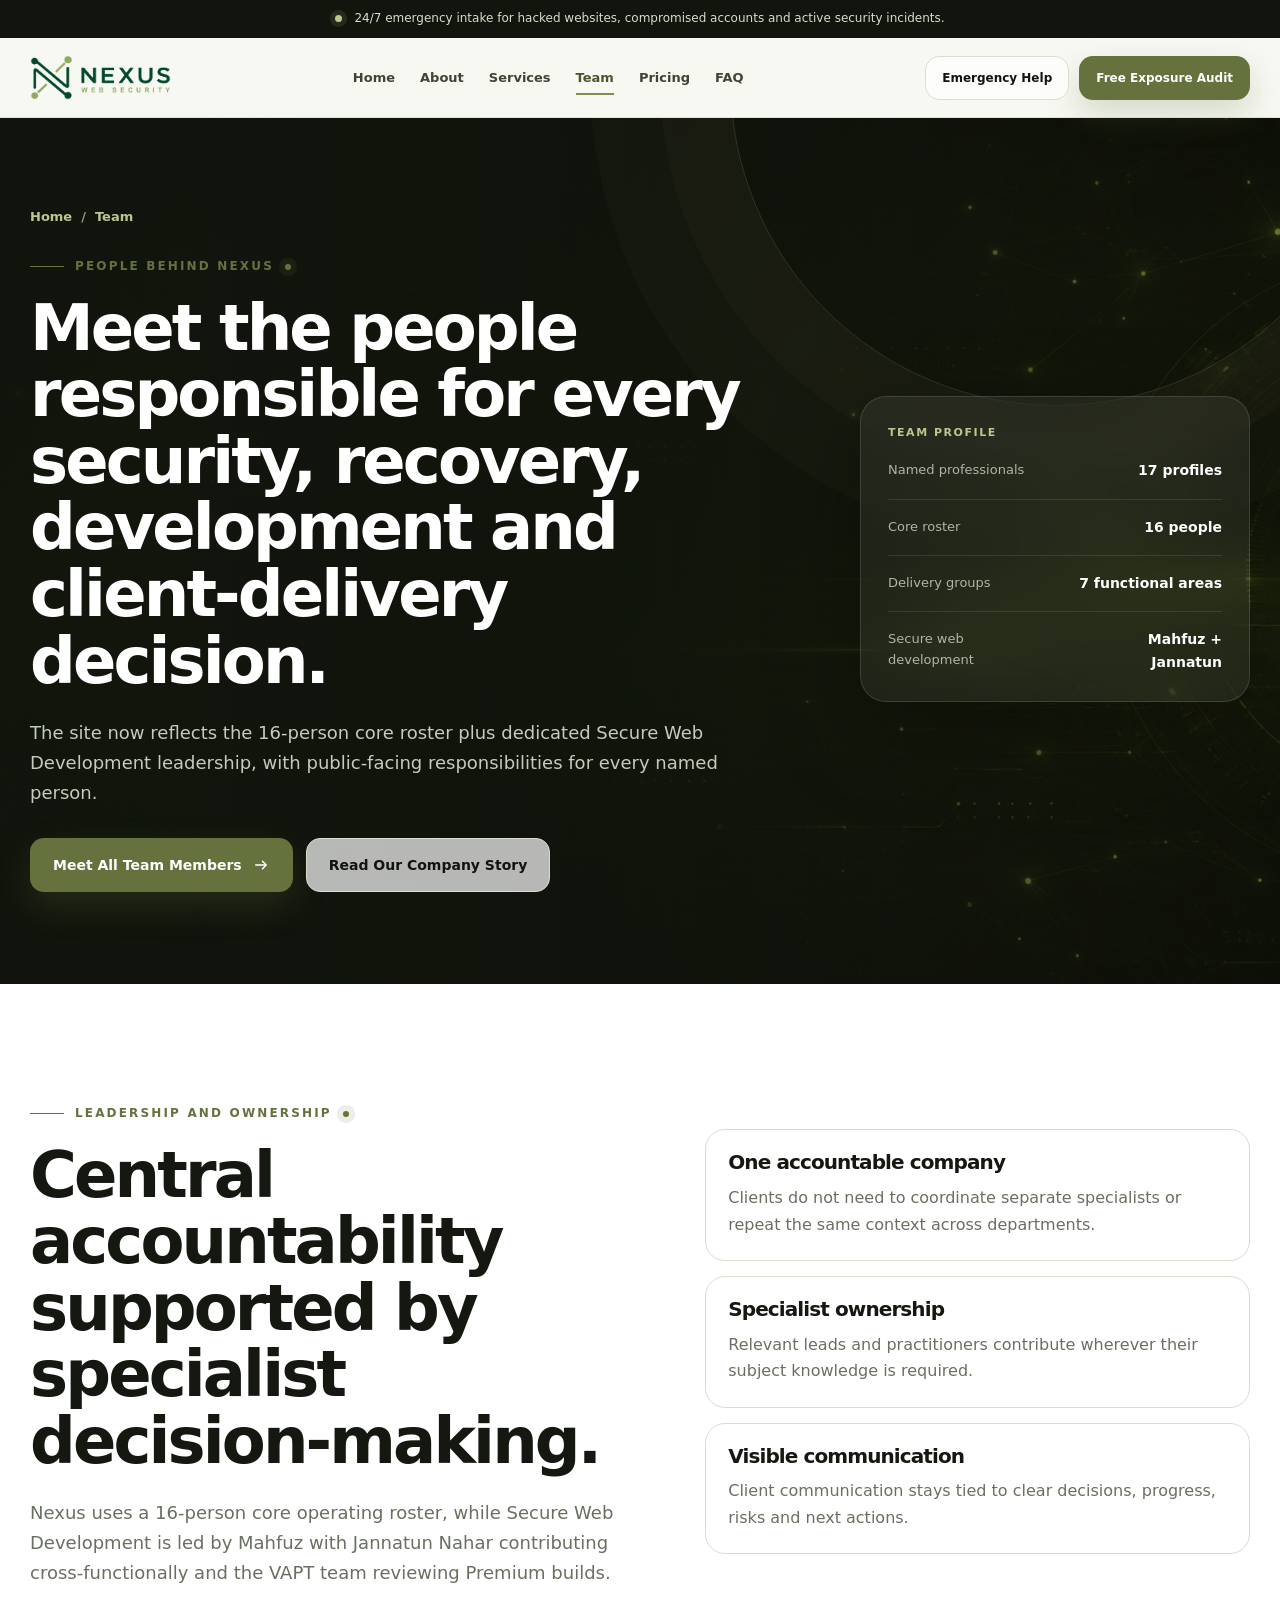
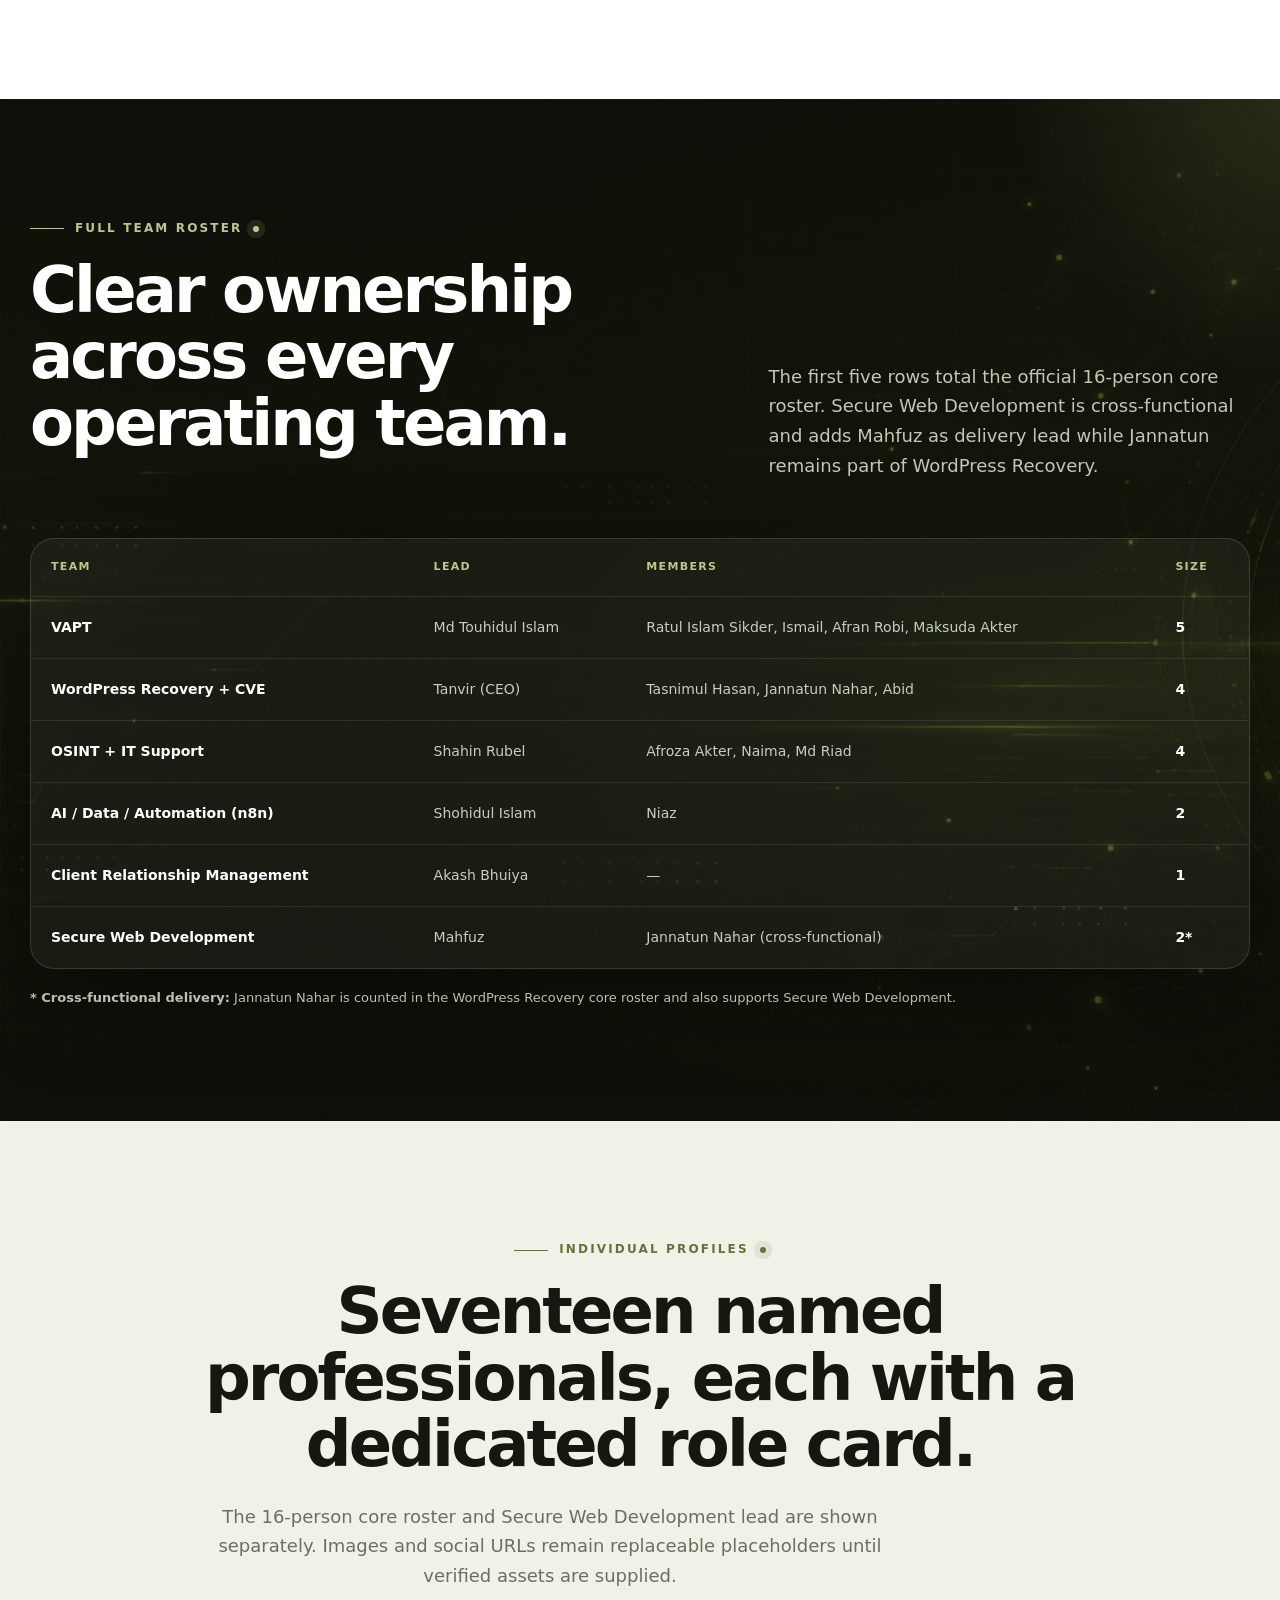
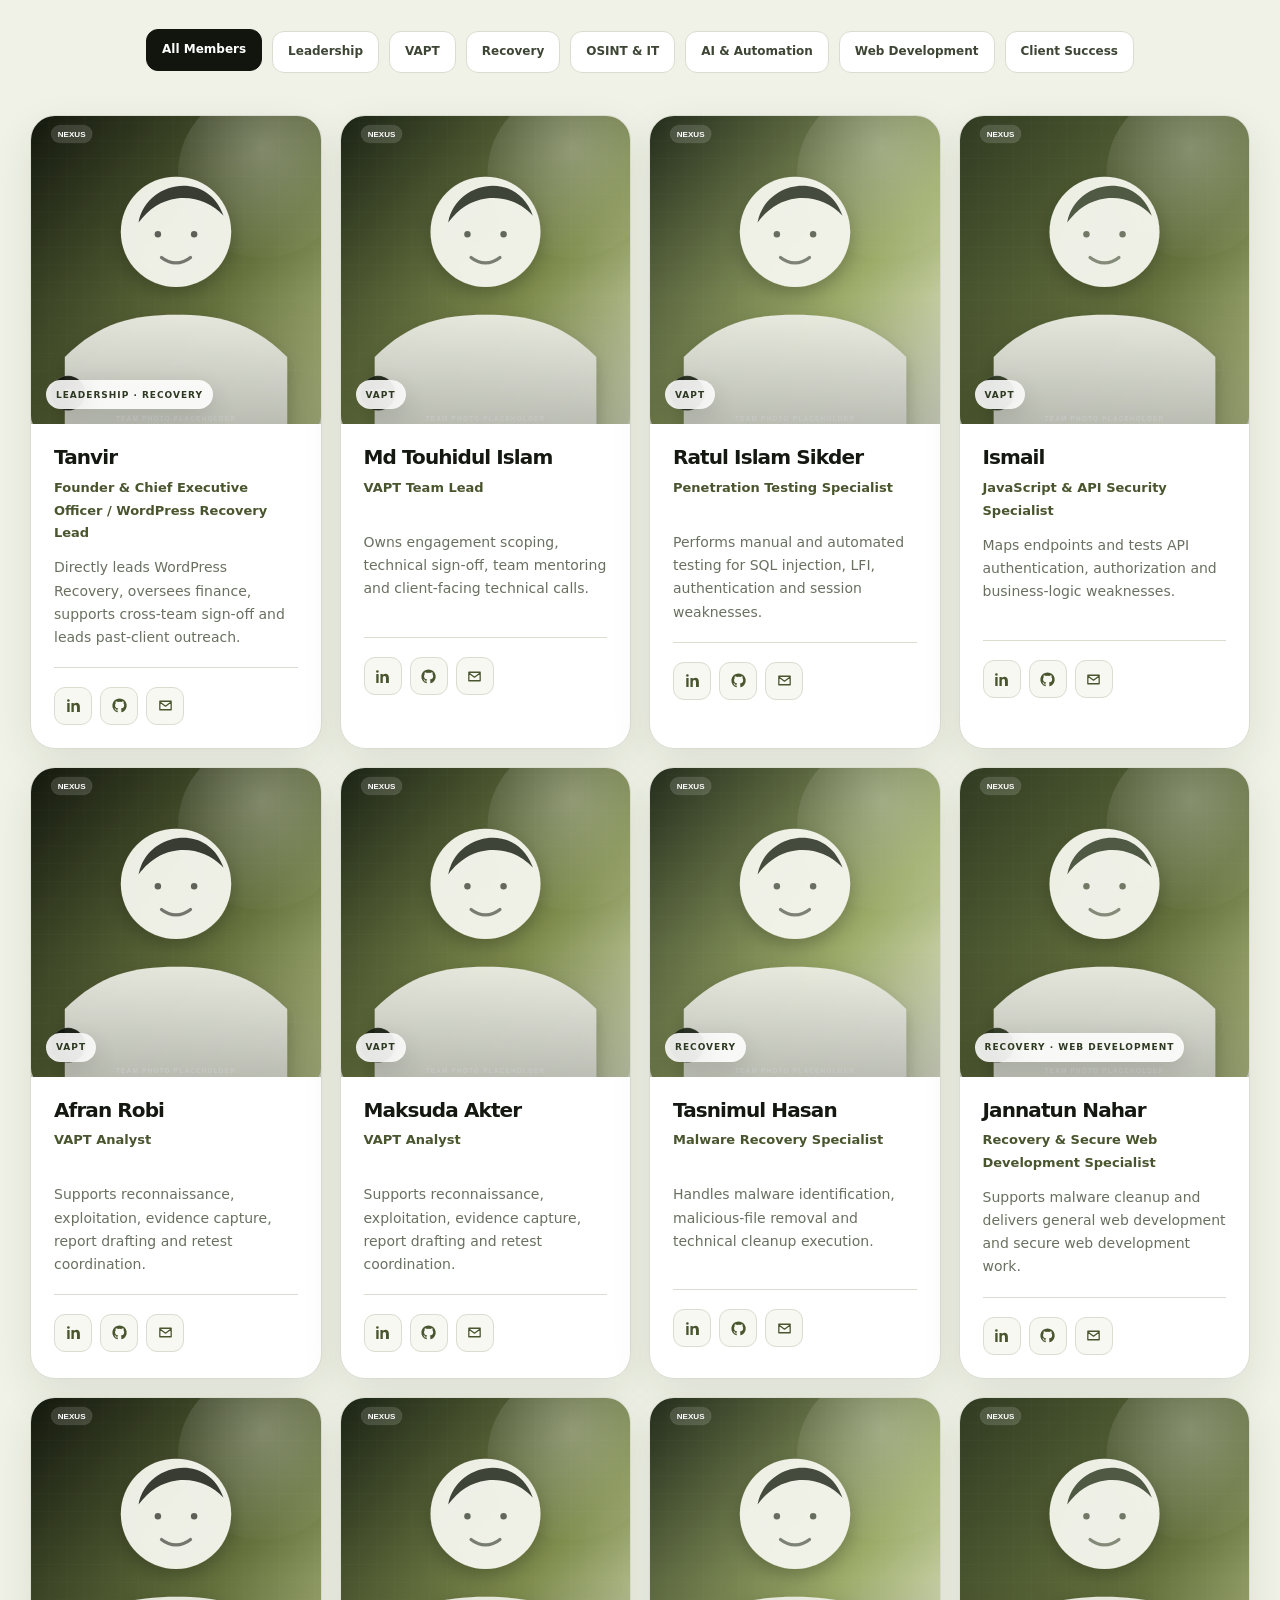
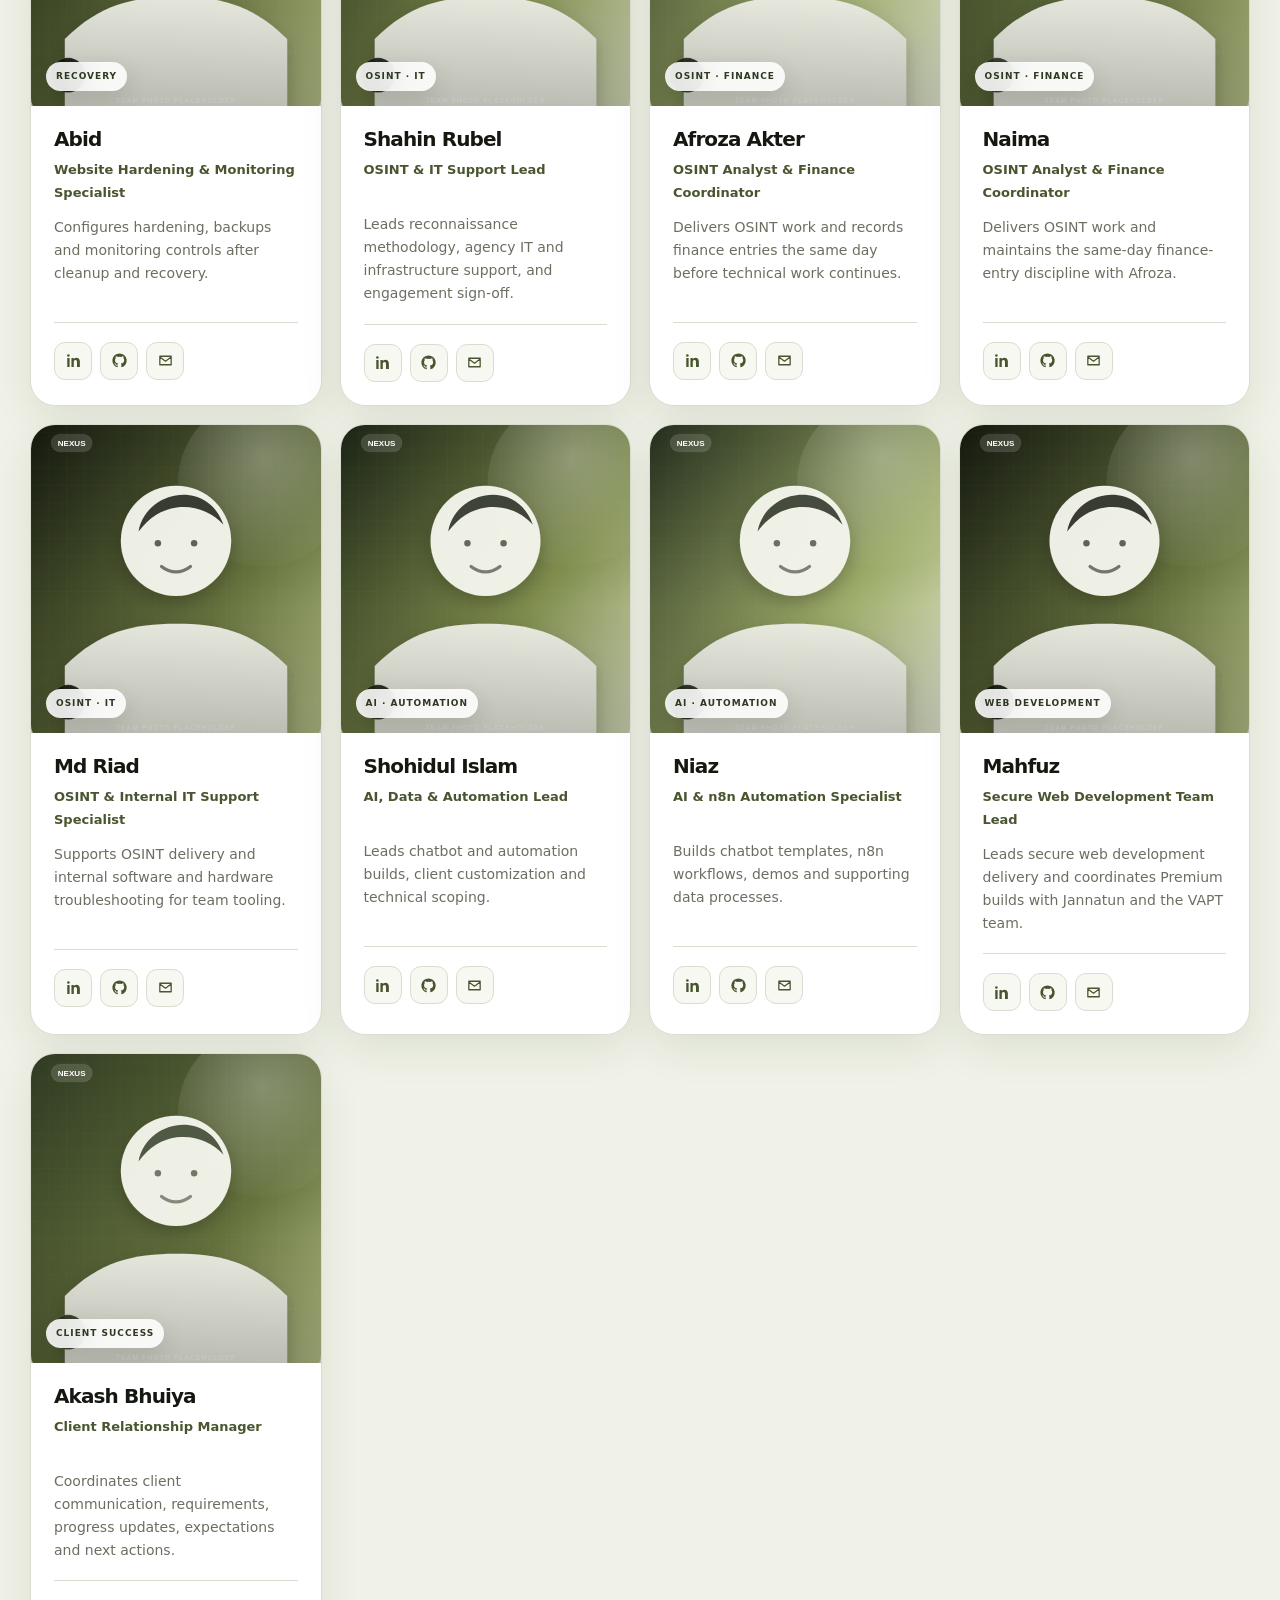
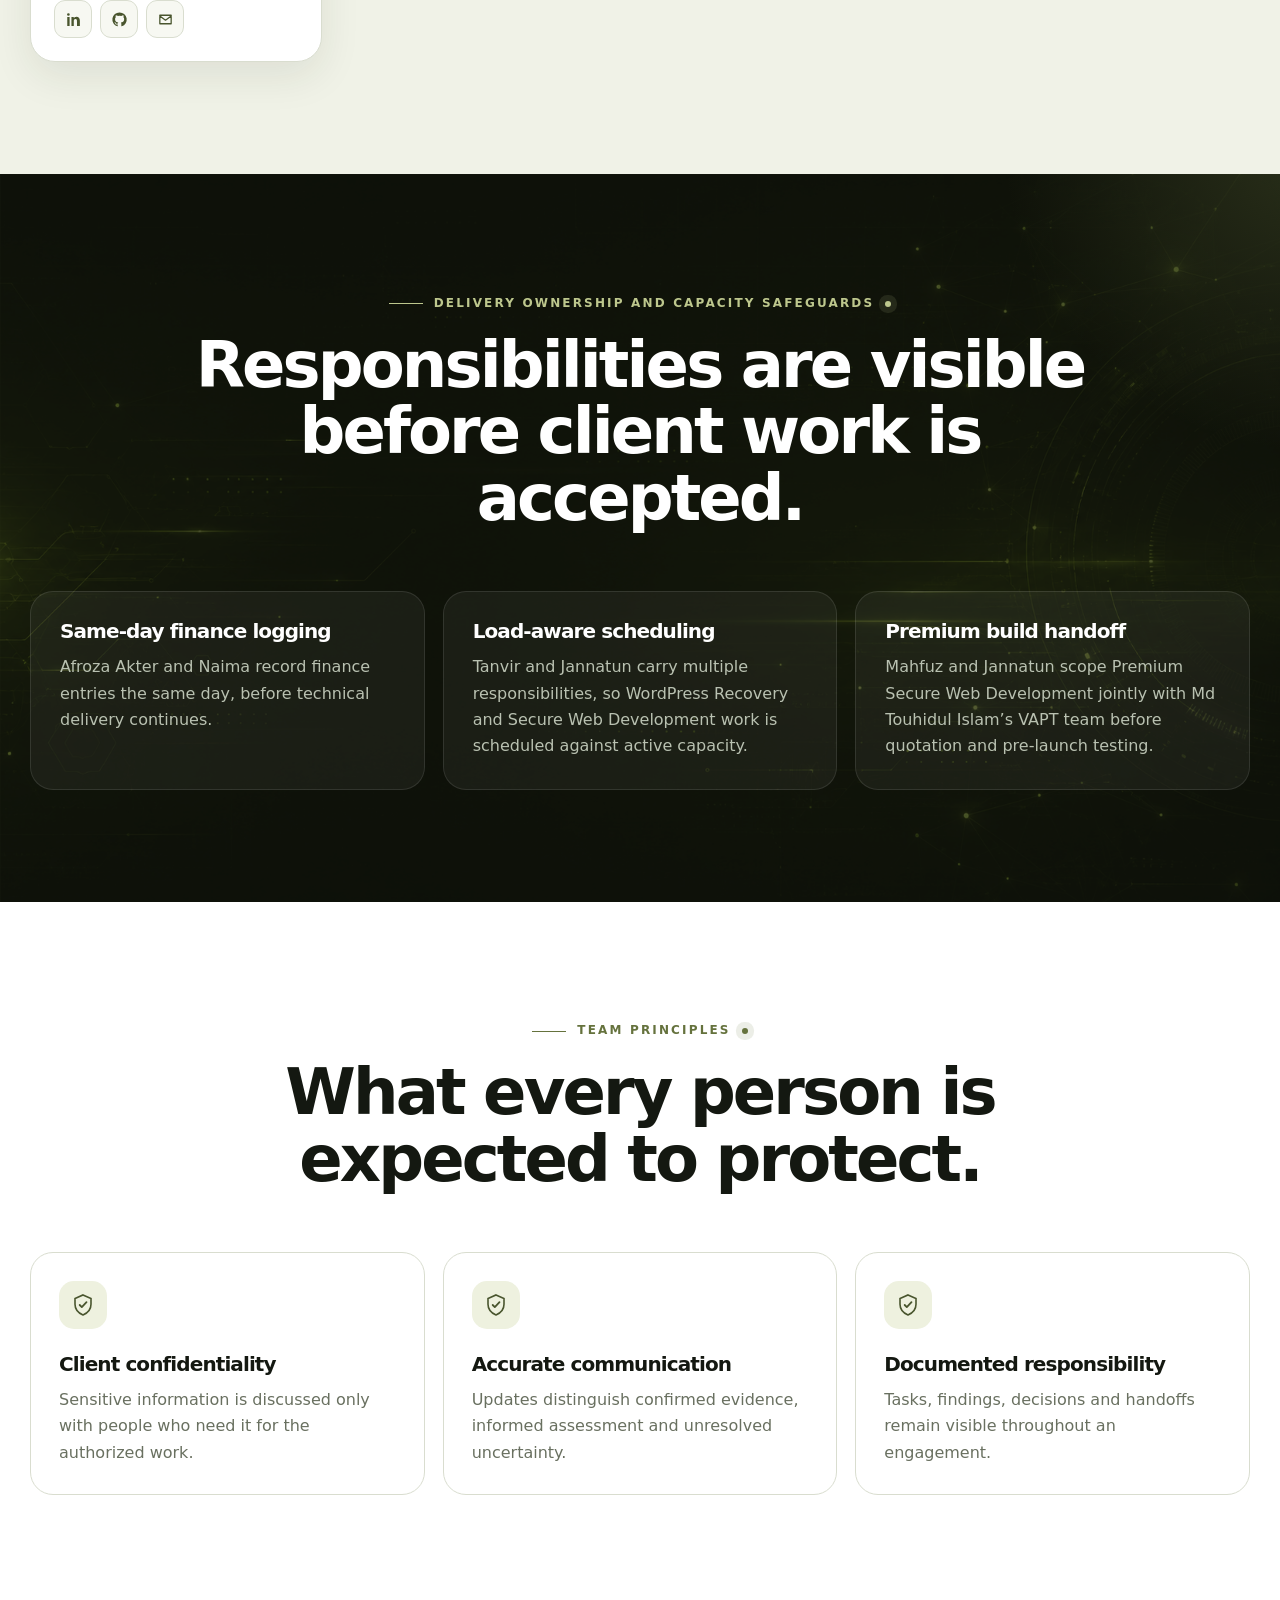
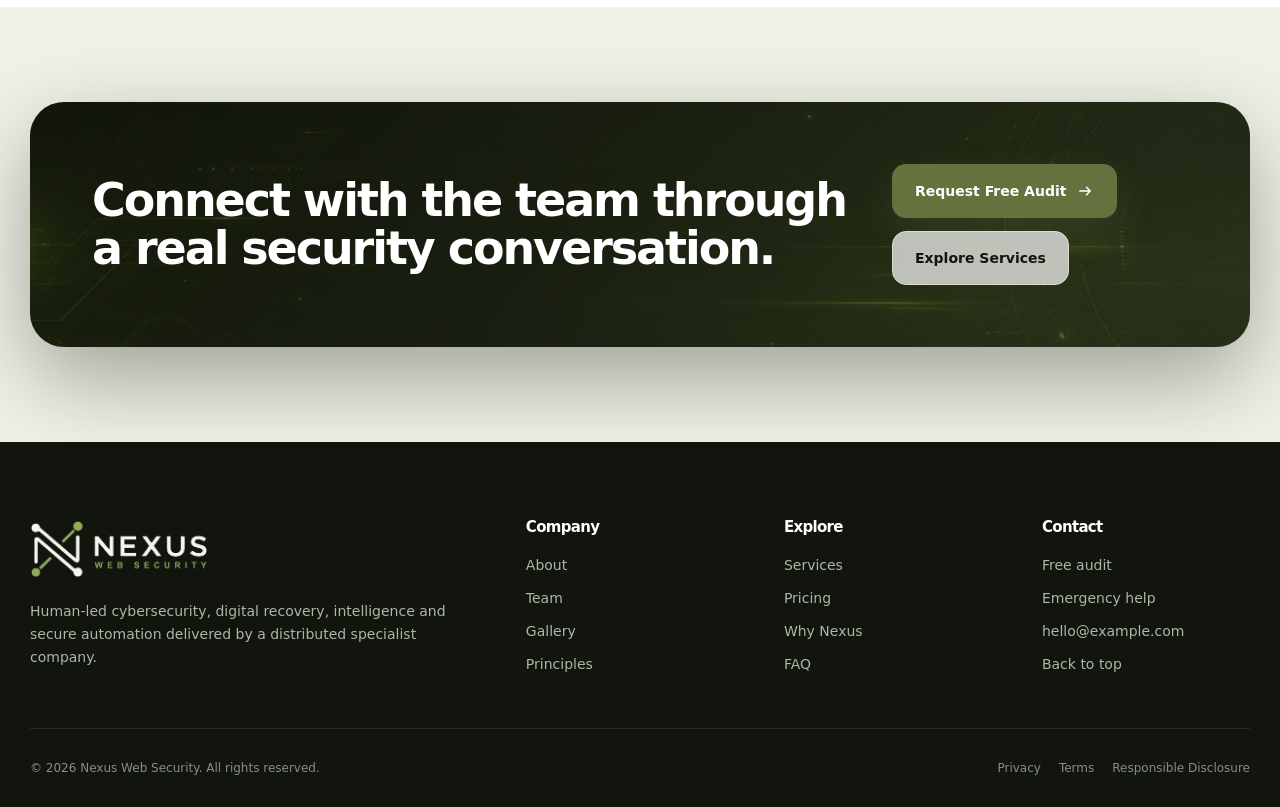
<file: team.html>
<!DOCTYPE html>

<html lang="en">
<head>
<meta charset="utf-8"/>
<meta content="width=device-width,initial-scale=1" name="viewport"/>
<meta content="Meet the Nexus Web Security core roster and secure web development leadership, with individual roles across VAPT, recovery, OSINT, IT, AI, finance and client relationships." name="description"/>
<meta content="#f7f8f2" name="theme-color"/>
<title>Nexus Web Security Team, Roles &amp; Delivery Ownership</title>
<script>document.documentElement.classList.add('js')</script>
<link href="assets/site.css" rel="stylesheet"/>
<link href="assets/favicon.png" rel="icon" type="image/png"/></head>
<body>
<div class="topbar"><div class="container"><span class="live-dot"></span><span>24/7 emergency intake for hacked websites, compromised accounts and active security incidents.</span></div></div>
<nav aria-label="Main navigation" class="nav"><div class="container nav-inner">
<a aria-label="Nexus Web Security home" class="brand" href="index.html"><img alt="Nexus Web Security" class="brand-logo" height="68" src="assets/nexus-logo.png" width="210"/></a>
<div class="nav-links" id="navLinks"><a href="index.html">Home</a><a href="about.html">About</a><a href="services.html">Services</a><a class="active" href="team.html">Team</a><a href="services.html#pricing">Pricing</a><a href="index.html#faq">FAQ</a></div>
<div class="nav-actions"><a class="btn btn-outline" href="index.html#emergency"><strong>Emergency Help</strong></a><a class="btn btn-primary" href="index.html#audit"><strong>Free Exposure Audit</strong></a><button aria-expanded="false" aria-label="Open menu" class="menu-toggle" id="menuToggle"><svg fill="none" viewbox="0 0 24 24" width="20"><path d="M4 7h16M4 12h16M4 17h16" stroke="currentColor" stroke-linecap="round" stroke-width="1.8"></path></svg></button></div>
</div></nav>
<main id="top">
<section class="subhero"><div class="container subhero-grid"><div><div class="breadcrumb"><a href="index.html">Home</a><span>/</span><strong>Team</strong></div><span class="eyebrow">People behind Nexus</span><h1><strong>Meet the people responsible for every security, recovery, development and client-delivery decision.</strong></h1><p class="lead">The site now reflects the 16-person core roster plus dedicated Secure Web Development leadership, with public-facing responsibilities for every named person.</p><div class="actions"><a class="btn btn-primary" href="#team-members"><strong>Meet All Team Members</strong><svg aria-hidden="true" fill="none" viewbox="0 0 24 24"><path d="M5 12h14m-5-5 5 5-5 5" stroke="currentColor" stroke-linecap="round" stroke-linejoin="round" stroke-width="2"></path></svg></a><a class="btn btn-outline" href="about.html"><strong>Read Our Company Story</strong></a></div></div><aside class="profile-panel"><small>Team profile</small><div class="profile-facts"><div class="profile-fact"><span>Named professionals</span><strong>17 profiles</strong></div><div class="profile-fact"><span>Core roster</span><strong>16 people</strong></div><div class="profile-fact"><span>Delivery groups</span><strong>7 functional areas</strong></div><div class="profile-fact"><span>Secure web development</span><strong>Mahfuz + Jannatun</strong></div></div></aside></div></section>
<section class="section section-white"><div class="container leadership-overview"><div class="reveal"><span class="eyebrow">Leadership and ownership</span><h2 class="section-title"><strong>Central accountability supported by specialist decision-making.</strong></h2><p class="lead">Nexus uses a 16-person core operating roster, while Secure Web Development is led by Mahfuz with Jannatun Nahar contributing cross-functionally and the VAPT team reviewing Premium builds.</p></div><div class="leadership-points reveal"><div class="leadership-point"><h3><strong>One accountable company</strong></h3><p>Clients do not need to coordinate separate specialists or repeat the same context across departments.</p></div><div class="leadership-point"><h3><strong>Specialist ownership</strong></h3><p>Relevant leads and practitioners contribute wherever their subject knowledge is required.</p></div><div class="leadership-point"><h3><strong>Visible communication</strong></h3><p>Client communication stays tied to clear decisions, progress, risks and next actions.</p></div></div></div></section>
<section class="section section-dark roster-section" id="roster"><div class="container"><div class="section-head"><div><span class="eyebrow">Full team roster</span><h2 class="section-title"><strong>Clear ownership across every operating team.</strong></h2></div><p class="section-copy">The first five rows total the official 16-person core roster. Secure Web Development is cross-functional and adds Mahfuz as delivery lead while Jannatun remains part of WordPress Recovery.</p></div><div class="roster-table-wrap reveal"><table class="roster-table"><thead><tr><th>Team</th><th>Lead</th><th>Members</th><th>Size</th></tr></thead><tbody><tr><td><strong>VAPT</strong></td><td>Md Touhidul Islam</td><td>Ratul Islam Sikder, Ismail, Afran Robi, Maksuda Akter</td><td><strong>5</strong></td></tr><tr><td><strong>WordPress Recovery + CVE</strong></td><td>Tanvir (CEO)</td><td>Tasnimul Hasan, Jannatun Nahar, Abid</td><td><strong>4</strong></td></tr><tr><td><strong>OSINT + IT Support</strong></td><td>Shahin Rubel</td><td>Afroza Akter, Naima, Md Riad</td><td><strong>4</strong></td></tr><tr><td><strong>AI / Data / Automation (n8n)</strong></td><td>Shohidul Islam</td><td>Niaz</td><td><strong>2</strong></td></tr><tr><td><strong>Client Relationship Management</strong></td><td>Akash Bhuiya</td><td>—</td><td><strong>1</strong></td></tr><tr><td><strong>Secure Web Development</strong></td><td>Mahfuz</td><td>Jannatun Nahar (cross-functional)</td><td><strong>2*</strong></td></tr></tbody></table></div><p class="roster-footnote reveal"><strong>* Cross-functional delivery:</strong> Jannatun Nahar is counted in the WordPress Recovery core roster and also supports Secure Web Development.</p></div></section><section class="section section-soft" id="team-members"><div class="container"><div class="section-head center reveal"><span class="eyebrow">Individual profiles</span><h2 class="section-title"><strong>Seventeen named professionals, each with a dedicated role card.</strong></h2><p class="section-copy">The 16-person core roster and Secure Web Development lead are shown separately. Images and social URLs remain replaceable placeholders until verified assets are supplied.</p></div><div aria-label="Filter team members" class="team-filters reveal" role="group"><button class="team-filter active" data-filter="all" type="button"><strong>All Members</strong></button><button class="team-filter" data-filter="leadership" type="button"><strong>Leadership</strong></button><button class="team-filter" data-filter="vapt" type="button"><strong>VAPT</strong></button><button class="team-filter" data-filter="recovery" type="button"><strong>Recovery</strong></button><button class="team-filter" data-filter="osint" type="button"><strong>OSINT &amp; IT</strong></button><button class="team-filter" data-filter="ai" type="button"><strong>AI &amp; Automation</strong></button><button class="team-filter" data-filter="webdev" type="button"><strong>Web Development</strong></button><button class="team-filter" data-filter="client-success" type="button"><strong>Client Success</strong></button></div><div class="team-card-grid"><article class="team-member-card reveal" data-department="leadership recovery"><div class="member-photo"><img alt="Profile placeholder for Tanvir" loading="lazy" src="assets/team/tanvir.svg"/><span class="department-pill">Leadership · Recovery</span></div><div class="member-card-body"><h3><strong>Tanvir</strong></h3><p class="member-role"><strong>Founder &amp; Chief Executive Officer / WordPress Recovery Lead</strong></p><p class="member-bio">Directly leads WordPress Recovery, oversees finance, supports cross-team sign-off and leads past-client outreach.</p><div class="member-socials"><a aria-label="Tanvir on LinkedIn" href="#" title="Replace with verified LinkedIn URL"><svg aria-hidden="true" viewbox="0 0 24 24"><path d="M6.5 8.3H3.2V21h3.3V8.3ZM4.8 3A1.9 1.9 0 1 0 4.8 6.8 1.9 1.9 0 0 0 4.8 3ZM21 13.7c0-3.8-2-5.6-4.8-5.6-2.2 0-3.2 1.2-3.8 2.1V8.3H9.1V21h3.3v-6.3c0-1.7.3-3.3 2.4-3.3 2 0 2.1 1.9 2.1 3.4V21H21v-7.3Z" fill="currentColor"></path></svg></a><a aria-label="Tanvir on GitHub" href="#" title="Replace with verified GitHub URL"><svg aria-hidden="true" viewbox="0 0 24 24"><path d="M12 2a10 10 0 0 0-3.2 19.5c.5.1.7-.2.7-.5v-1.9c-2.8.6-3.4-1.2-3.4-1.2-.5-1.2-1.1-1.5-1.1-1.5-.9-.6.1-.6.1-.6 1 0 1.6 1 1.6 1 .9 1.6 2.4 1.1 3 .9.1-.7.4-1.1.7-1.3-2.3-.3-4.7-1.1-4.7-5a3.9 3.9 0 0 1 1-2.7c-.1-.3-.4-1.3.1-2.7 0 0 .9-.3 2.8 1a9.6 9.6 0 0 1 5.1 0c2-1.3 2.8-1 2.8-1 .6 1.4.2 2.4.1 2.7a3.9 3.9 0 0 1 1 2.7c0 3.9-2.4 4.7-4.7 5 .4.3.7 1 .7 2V21c0 .3.2.6.7.5A10 10 0 0 0 12 2Z" fill="currentColor"></path></svg></a><a aria-label="Email Tanvir" href="mailto:hello@example.com"><svg aria-hidden="true" viewbox="0 0 24 24"><path d="M4 6h16v12H4zM4 7l8 6 8-6" fill="none" stroke="currentColor" stroke-linecap="round" stroke-linejoin="round" stroke-width="1.8"></path></svg></a></div></div></article><article class="team-member-card reveal" data-department="vapt"><div class="member-photo"><img alt="Profile placeholder for Md Touhidul Islam" loading="lazy" src="assets/team/md-touhidul-islam.svg"/><span class="department-pill">VAPT</span></div><div class="member-card-body"><h3><strong>Md Touhidul Islam</strong></h3><p class="member-role"><strong>VAPT Team Lead</strong></p><p class="member-bio">Owns engagement scoping, technical sign-off, team mentoring and client-facing technical calls.</p><div class="member-socials"><a aria-label="Md Touhidul Islam on LinkedIn" href="#" title="Replace with verified LinkedIn URL"><svg aria-hidden="true" viewbox="0 0 24 24"><path d="M6.5 8.3H3.2V21h3.3V8.3ZM4.8 3A1.9 1.9 0 1 0 4.8 6.8 1.9 1.9 0 0 0 4.8 3ZM21 13.7c0-3.8-2-5.6-4.8-5.6-2.2 0-3.2 1.2-3.8 2.1V8.3H9.1V21h3.3v-6.3c0-1.7.3-3.3 2.4-3.3 2 0 2.1 1.9 2.1 3.4V21H21v-7.3Z" fill="currentColor"></path></svg></a><a aria-label="Md Touhidul Islam on GitHub" href="#" title="Replace with verified GitHub URL"><svg aria-hidden="true" viewbox="0 0 24 24"><path d="M12 2a10 10 0 0 0-3.2 19.5c.5.1.7-.2.7-.5v-1.9c-2.8.6-3.4-1.2-3.4-1.2-.5-1.2-1.1-1.5-1.1-1.5-.9-.6.1-.6.1-.6 1 0 1.6 1 1.6 1 .9 1.6 2.4 1.1 3 .9.1-.7.4-1.1.7-1.3-2.3-.3-4.7-1.1-4.7-5a3.9 3.9 0 0 1 1-2.7c-.1-.3-.4-1.3.1-2.7 0 0 .9-.3 2.8 1a9.6 9.6 0 0 1 5.1 0c2-1.3 2.8-1 2.8-1 .6 1.4.2 2.4.1 2.7a3.9 3.9 0 0 1 1 2.7c0 3.9-2.4 4.7-4.7 5 .4.3.7 1 .7 2V21c0 .3.2.6.7.5A10 10 0 0 0 12 2Z" fill="currentColor"></path></svg></a><a aria-label="Email Md Touhidul Islam" href="mailto:hello@example.com"><svg aria-hidden="true" viewbox="0 0 24 24"><path d="M4 6h16v12H4zM4 7l8 6 8-6" fill="none" stroke="currentColor" stroke-linecap="round" stroke-linejoin="round" stroke-width="1.8"></path></svg></a></div></div></article><article class="team-member-card reveal" data-department="vapt"><div class="member-photo"><img alt="Profile placeholder for Ratul Islam Sikder" loading="lazy" src="assets/team/ratul-islam-sikder.svg"/><span class="department-pill">VAPT</span></div><div class="member-card-body"><h3><strong>Ratul Islam Sikder</strong></h3><p class="member-role"><strong>Penetration Testing Specialist</strong></p><p class="member-bio">Performs manual and automated testing for SQL injection, LFI, authentication and session weaknesses.</p><div class="member-socials"><a aria-label="Ratul Islam Sikder on LinkedIn" href="#" title="Replace with verified LinkedIn URL"><svg aria-hidden="true" viewbox="0 0 24 24"><path d="M6.5 8.3H3.2V21h3.3V8.3ZM4.8 3A1.9 1.9 0 1 0 4.8 6.8 1.9 1.9 0 0 0 4.8 3ZM21 13.7c0-3.8-2-5.6-4.8-5.6-2.2 0-3.2 1.2-3.8 2.1V8.3H9.1V21h3.3v-6.3c0-1.7.3-3.3 2.4-3.3 2 0 2.1 1.9 2.1 3.4V21H21v-7.3Z" fill="currentColor"></path></svg></a><a aria-label="Ratul Islam Sikder on GitHub" href="#" title="Replace with verified GitHub URL"><svg aria-hidden="true" viewbox="0 0 24 24"><path d="M12 2a10 10 0 0 0-3.2 19.5c.5.1.7-.2.7-.5v-1.9c-2.8.6-3.4-1.2-3.4-1.2-.5-1.2-1.1-1.5-1.1-1.5-.9-.6.1-.6.1-.6 1 0 1.6 1 1.6 1 .9 1.6 2.4 1.1 3 .9.1-.7.4-1.1.7-1.3-2.3-.3-4.7-1.1-4.7-5a3.9 3.9 0 0 1 1-2.7c-.1-.3-.4-1.3.1-2.7 0 0 .9-.3 2.8 1a9.6 9.6 0 0 1 5.1 0c2-1.3 2.8-1 2.8-1 .6 1.4.2 2.4.1 2.7a3.9 3.9 0 0 1 1 2.7c0 3.9-2.4 4.7-4.7 5 .4.3.7 1 .7 2V21c0 .3.2.6.7.5A10 10 0 0 0 12 2Z" fill="currentColor"></path></svg></a><a aria-label="Email Ratul Islam Sikder" href="mailto:hello@example.com"><svg aria-hidden="true" viewbox="0 0 24 24"><path d="M4 6h16v12H4zM4 7l8 6 8-6" fill="none" stroke="currentColor" stroke-linecap="round" stroke-linejoin="round" stroke-width="1.8"></path></svg></a></div></div></article><article class="team-member-card reveal" data-department="vapt"><div class="member-photo"><img alt="Profile placeholder for Ismail" loading="lazy" src="assets/team/ismail.svg"/><span class="department-pill">VAPT</span></div><div class="member-card-body"><h3><strong>Ismail</strong></h3><p class="member-role"><strong>JavaScript &amp; API Security Specialist</strong></p><p class="member-bio">Maps endpoints and tests API authentication, authorization and business-logic weaknesses.</p><div class="member-socials"><a aria-label="Ismail on LinkedIn" href="#" title="Replace with verified LinkedIn URL"><svg aria-hidden="true" viewbox="0 0 24 24"><path d="M6.5 8.3H3.2V21h3.3V8.3ZM4.8 3A1.9 1.9 0 1 0 4.8 6.8 1.9 1.9 0 0 0 4.8 3ZM21 13.7c0-3.8-2-5.6-4.8-5.6-2.2 0-3.2 1.2-3.8 2.1V8.3H9.1V21h3.3v-6.3c0-1.7.3-3.3 2.4-3.3 2 0 2.1 1.9 2.1 3.4V21H21v-7.3Z" fill="currentColor"></path></svg></a><a aria-label="Ismail on GitHub" href="#" title="Replace with verified GitHub URL"><svg aria-hidden="true" viewbox="0 0 24 24"><path d="M12 2a10 10 0 0 0-3.2 19.5c.5.1.7-.2.7-.5v-1.9c-2.8.6-3.4-1.2-3.4-1.2-.5-1.2-1.1-1.5-1.1-1.5-.9-.6.1-.6.1-.6 1 0 1.6 1 1.6 1 .9 1.6 2.4 1.1 3 .9.1-.7.4-1.1.7-1.3-2.3-.3-4.7-1.1-4.7-5a3.9 3.9 0 0 1 1-2.7c-.1-.3-.4-1.3.1-2.7 0 0 .9-.3 2.8 1a9.6 9.6 0 0 1 5.1 0c2-1.3 2.8-1 2.8-1 .6 1.4.2 2.4.1 2.7a3.9 3.9 0 0 1 1 2.7c0 3.9-2.4 4.7-4.7 5 .4.3.7 1 .7 2V21c0 .3.2.6.7.5A10 10 0 0 0 12 2Z" fill="currentColor"></path></svg></a><a aria-label="Email Ismail" href="mailto:hello@example.com"><svg aria-hidden="true" viewbox="0 0 24 24"><path d="M4 6h16v12H4zM4 7l8 6 8-6" fill="none" stroke="currentColor" stroke-linecap="round" stroke-linejoin="round" stroke-width="1.8"></path></svg></a></div></div></article><article class="team-member-card reveal" data-department="vapt"><div class="member-photo"><img alt="Profile placeholder for Afran Robi" loading="lazy" src="assets/team/afran-robi.svg"/><span class="department-pill">VAPT</span></div><div class="member-card-body"><h3><strong>Afran Robi</strong></h3><p class="member-role"><strong>VAPT Analyst</strong></p><p class="member-bio">Supports reconnaissance, exploitation, evidence capture, report drafting and retest coordination.</p><div class="member-socials"><a aria-label="Afran Robi on LinkedIn" href="#" title="Replace with verified LinkedIn URL"><svg aria-hidden="true" viewbox="0 0 24 24"><path d="M6.5 8.3H3.2V21h3.3V8.3ZM4.8 3A1.9 1.9 0 1 0 4.8 6.8 1.9 1.9 0 0 0 4.8 3ZM21 13.7c0-3.8-2-5.6-4.8-5.6-2.2 0-3.2 1.2-3.8 2.1V8.3H9.1V21h3.3v-6.3c0-1.7.3-3.3 2.4-3.3 2 0 2.1 1.9 2.1 3.4V21H21v-7.3Z" fill="currentColor"></path></svg></a><a aria-label="Afran Robi on GitHub" href="#" title="Replace with verified GitHub URL"><svg aria-hidden="true" viewbox="0 0 24 24"><path d="M12 2a10 10 0 0 0-3.2 19.5c.5.1.7-.2.7-.5v-1.9c-2.8.6-3.4-1.2-3.4-1.2-.5-1.2-1.1-1.5-1.1-1.5-.9-.6.1-.6.1-.6 1 0 1.6 1 1.6 1 .9 1.6 2.4 1.1 3 .9.1-.7.4-1.1.7-1.3-2.3-.3-4.7-1.1-4.7-5a3.9 3.9 0 0 1 1-2.7c-.1-.3-.4-1.3.1-2.7 0 0 .9-.3 2.8 1a9.6 9.6 0 0 1 5.1 0c2-1.3 2.8-1 2.8-1 .6 1.4.2 2.4.1 2.7a3.9 3.9 0 0 1 1 2.7c0 3.9-2.4 4.7-4.7 5 .4.3.7 1 .7 2V21c0 .3.2.6.7.5A10 10 0 0 0 12 2Z" fill="currentColor"></path></svg></a><a aria-label="Email Afran Robi" href="mailto:hello@example.com"><svg aria-hidden="true" viewbox="0 0 24 24"><path d="M4 6h16v12H4zM4 7l8 6 8-6" fill="none" stroke="currentColor" stroke-linecap="round" stroke-linejoin="round" stroke-width="1.8"></path></svg></a></div></div></article><article class="team-member-card reveal" data-department="vapt"><div class="member-photo"><img alt="Profile placeholder for Maksuda Akter" loading="lazy" src="assets/team/maksuda-akter.svg"/><span class="department-pill">VAPT</span></div><div class="member-card-body"><h3><strong>Maksuda Akter</strong></h3><p class="member-role"><strong>VAPT Analyst</strong></p><p class="member-bio">Supports reconnaissance, exploitation, evidence capture, report drafting and retest coordination.</p><div class="member-socials"><a aria-label="Maksuda Akter on LinkedIn" href="#" title="Replace with verified LinkedIn URL"><svg aria-hidden="true" viewbox="0 0 24 24"><path d="M6.5 8.3H3.2V21h3.3V8.3ZM4.8 3A1.9 1.9 0 1 0 4.8 6.8 1.9 1.9 0 0 0 4.8 3ZM21 13.7c0-3.8-2-5.6-4.8-5.6-2.2 0-3.2 1.2-3.8 2.1V8.3H9.1V21h3.3v-6.3c0-1.7.3-3.3 2.4-3.3 2 0 2.1 1.9 2.1 3.4V21H21v-7.3Z" fill="currentColor"></path></svg></a><a aria-label="Maksuda Akter on GitHub" href="#" title="Replace with verified GitHub URL"><svg aria-hidden="true" viewbox="0 0 24 24"><path d="M12 2a10 10 0 0 0-3.2 19.5c.5.1.7-.2.7-.5v-1.9c-2.8.6-3.4-1.2-3.4-1.2-.5-1.2-1.1-1.5-1.1-1.5-.9-.6.1-.6.1-.6 1 0 1.6 1 1.6 1 .9 1.6 2.4 1.1 3 .9.1-.7.4-1.1.7-1.3-2.3-.3-4.7-1.1-4.7-5a3.9 3.9 0 0 1 1-2.7c-.1-.3-.4-1.3.1-2.7 0 0 .9-.3 2.8 1a9.6 9.6 0 0 1 5.1 0c2-1.3 2.8-1 2.8-1 .6 1.4.2 2.4.1 2.7a3.9 3.9 0 0 1 1 2.7c0 3.9-2.4 4.7-4.7 5 .4.3.7 1 .7 2V21c0 .3.2.6.7.5A10 10 0 0 0 12 2Z" fill="currentColor"></path></svg></a><a aria-label="Email Maksuda Akter" href="mailto:hello@example.com"><svg aria-hidden="true" viewbox="0 0 24 24"><path d="M4 6h16v12H4zM4 7l8 6 8-6" fill="none" stroke="currentColor" stroke-linecap="round" stroke-linejoin="round" stroke-width="1.8"></path></svg></a></div></div></article><article class="team-member-card reveal" data-department="recovery"><div class="member-photo"><img alt="Profile placeholder for Tasnimul Hasan" loading="lazy" src="assets/team/tasnimul-hasan.svg"/><span class="department-pill">Recovery</span></div><div class="member-card-body"><h3><strong>Tasnimul Hasan</strong></h3><p class="member-role"><strong>Malware Recovery Specialist</strong></p><p class="member-bio">Handles malware identification, malicious-file removal and technical cleanup execution.</p><div class="member-socials"><a aria-label="Tasnimul Hasan on LinkedIn" href="#" title="Replace with verified LinkedIn URL"><svg aria-hidden="true" viewbox="0 0 24 24"><path d="M6.5 8.3H3.2V21h3.3V8.3ZM4.8 3A1.9 1.9 0 1 0 4.8 6.8 1.9 1.9 0 0 0 4.8 3ZM21 13.7c0-3.8-2-5.6-4.8-5.6-2.2 0-3.2 1.2-3.8 2.1V8.3H9.1V21h3.3v-6.3c0-1.7.3-3.3 2.4-3.3 2 0 2.1 1.9 2.1 3.4V21H21v-7.3Z" fill="currentColor"></path></svg></a><a aria-label="Tasnimul Hasan on GitHub" href="#" title="Replace with verified GitHub URL"><svg aria-hidden="true" viewbox="0 0 24 24"><path d="M12 2a10 10 0 0 0-3.2 19.5c.5.1.7-.2.7-.5v-1.9c-2.8.6-3.4-1.2-3.4-1.2-.5-1.2-1.1-1.5-1.1-1.5-.9-.6.1-.6.1-.6 1 0 1.6 1 1.6 1 .9 1.6 2.4 1.1 3 .9.1-.7.4-1.1.7-1.3-2.3-.3-4.7-1.1-4.7-5a3.9 3.9 0 0 1 1-2.7c-.1-.3-.4-1.3.1-2.7 0 0 .9-.3 2.8 1a9.6 9.6 0 0 1 5.1 0c2-1.3 2.8-1 2.8-1 .6 1.4.2 2.4.1 2.7a3.9 3.9 0 0 1 1 2.7c0 3.9-2.4 4.7-4.7 5 .4.3.7 1 .7 2V21c0 .3.2.6.7.5A10 10 0 0 0 12 2Z" fill="currentColor"></path></svg></a><a aria-label="Email Tasnimul Hasan" href="mailto:hello@example.com"><svg aria-hidden="true" viewbox="0 0 24 24"><path d="M4 6h16v12H4zM4 7l8 6 8-6" fill="none" stroke="currentColor" stroke-linecap="round" stroke-linejoin="round" stroke-width="1.8"></path></svg></a></div></div></article><article class="team-member-card reveal" data-department="recovery webdev"><div class="member-photo"><img alt="Profile placeholder for Jannatun Nahar" loading="lazy" src="assets/team/jannatun-nahar.svg"/><span class="department-pill">Recovery · Web Development</span></div><div class="member-card-body"><h3><strong>Jannatun Nahar</strong></h3><p class="member-role"><strong>Recovery &amp; Secure Web Development Specialist</strong></p><p class="member-bio">Supports malware cleanup and delivers general web development and secure web development work.</p><div class="member-socials"><a aria-label="Jannatun Nahar on LinkedIn" href="#" title="Replace with verified LinkedIn URL"><svg aria-hidden="true" viewbox="0 0 24 24"><path d="M6.5 8.3H3.2V21h3.3V8.3ZM4.8 3A1.9 1.9 0 1 0 4.8 6.8 1.9 1.9 0 0 0 4.8 3ZM21 13.7c0-3.8-2-5.6-4.8-5.6-2.2 0-3.2 1.2-3.8 2.1V8.3H9.1V21h3.3v-6.3c0-1.7.3-3.3 2.4-3.3 2 0 2.1 1.9 2.1 3.4V21H21v-7.3Z" fill="currentColor"></path></svg></a><a aria-label="Jannatun Nahar on GitHub" href="#" title="Replace with verified GitHub URL"><svg aria-hidden="true" viewbox="0 0 24 24"><path d="M12 2a10 10 0 0 0-3.2 19.5c.5.1.7-.2.7-.5v-1.9c-2.8.6-3.4-1.2-3.4-1.2-.5-1.2-1.1-1.5-1.1-1.5-.9-.6.1-.6.1-.6 1 0 1.6 1 1.6 1 .9 1.6 2.4 1.1 3 .9.1-.7.4-1.1.7-1.3-2.3-.3-4.7-1.1-4.7-5a3.9 3.9 0 0 1 1-2.7c-.1-.3-.4-1.3.1-2.7 0 0 .9-.3 2.8 1a9.6 9.6 0 0 1 5.1 0c2-1.3 2.8-1 2.8-1 .6 1.4.2 2.4.1 2.7a3.9 3.9 0 0 1 1 2.7c0 3.9-2.4 4.7-4.7 5 .4.3.7 1 .7 2V21c0 .3.2.6.7.5A10 10 0 0 0 12 2Z" fill="currentColor"></path></svg></a><a aria-label="Email Jannatun Nahar" href="mailto:hello@example.com"><svg aria-hidden="true" viewbox="0 0 24 24"><path d="M4 6h16v12H4zM4 7l8 6 8-6" fill="none" stroke="currentColor" stroke-linecap="round" stroke-linejoin="round" stroke-width="1.8"></path></svg></a></div></div></article><article class="team-member-card reveal" data-department="recovery"><div class="member-photo"><img alt="Profile placeholder for Abid" loading="lazy" src="assets/team/abid.svg"/><span class="department-pill">Recovery</span></div><div class="member-card-body"><h3><strong>Abid</strong></h3><p class="member-role"><strong>Website Hardening &amp; Monitoring Specialist</strong></p><p class="member-bio">Configures hardening, backups and monitoring controls after cleanup and recovery.</p><div class="member-socials"><a aria-label="Abid on LinkedIn" href="#" title="Replace with verified LinkedIn URL"><svg aria-hidden="true" viewbox="0 0 24 24"><path d="M6.5 8.3H3.2V21h3.3V8.3ZM4.8 3A1.9 1.9 0 1 0 4.8 6.8 1.9 1.9 0 0 0 4.8 3ZM21 13.7c0-3.8-2-5.6-4.8-5.6-2.2 0-3.2 1.2-3.8 2.1V8.3H9.1V21h3.3v-6.3c0-1.7.3-3.3 2.4-3.3 2 0 2.1 1.9 2.1 3.4V21H21v-7.3Z" fill="currentColor"></path></svg></a><a aria-label="Abid on GitHub" href="#" title="Replace with verified GitHub URL"><svg aria-hidden="true" viewbox="0 0 24 24"><path d="M12 2a10 10 0 0 0-3.2 19.5c.5.1.7-.2.7-.5v-1.9c-2.8.6-3.4-1.2-3.4-1.2-.5-1.2-1.1-1.5-1.1-1.5-.9-.6.1-.6.1-.6 1 0 1.6 1 1.6 1 .9 1.6 2.4 1.1 3 .9.1-.7.4-1.1.7-1.3-2.3-.3-4.7-1.1-4.7-5a3.9 3.9 0 0 1 1-2.7c-.1-.3-.4-1.3.1-2.7 0 0 .9-.3 2.8 1a9.6 9.6 0 0 1 5.1 0c2-1.3 2.8-1 2.8-1 .6 1.4.2 2.4.1 2.7a3.9 3.9 0 0 1 1 2.7c0 3.9-2.4 4.7-4.7 5 .4.3.7 1 .7 2V21c0 .3.2.6.7.5A10 10 0 0 0 12 2Z" fill="currentColor"></path></svg></a><a aria-label="Email Abid" href="mailto:hello@example.com"><svg aria-hidden="true" viewbox="0 0 24 24"><path d="M4 6h16v12H4zM4 7l8 6 8-6" fill="none" stroke="currentColor" stroke-linecap="round" stroke-linejoin="round" stroke-width="1.8"></path></svg></a></div></div></article><article class="team-member-card reveal" data-department="osint"><div class="member-photo"><img alt="Profile placeholder for Shahin Rubel" loading="lazy" src="assets/team/shahin-rubel.svg"/><span class="department-pill">OSINT · IT</span></div><div class="member-card-body"><h3><strong>Shahin Rubel</strong></h3><p class="member-role"><strong>OSINT &amp; IT Support Lead</strong></p><p class="member-bio">Leads reconnaissance methodology, agency IT and infrastructure support, and engagement sign-off.</p><div class="member-socials"><a aria-label="Shahin Rubel on LinkedIn" href="#" title="Replace with verified LinkedIn URL"><svg aria-hidden="true" viewbox="0 0 24 24"><path d="M6.5 8.3H3.2V21h3.3V8.3ZM4.8 3A1.9 1.9 0 1 0 4.8 6.8 1.9 1.9 0 0 0 4.8 3ZM21 13.7c0-3.8-2-5.6-4.8-5.6-2.2 0-3.2 1.2-3.8 2.1V8.3H9.1V21h3.3v-6.3c0-1.7.3-3.3 2.4-3.3 2 0 2.1 1.9 2.1 3.4V21H21v-7.3Z" fill="currentColor"></path></svg></a><a aria-label="Shahin Rubel on GitHub" href="#" title="Replace with verified GitHub URL"><svg aria-hidden="true" viewbox="0 0 24 24"><path d="M12 2a10 10 0 0 0-3.2 19.5c.5.1.7-.2.7-.5v-1.9c-2.8.6-3.4-1.2-3.4-1.2-.5-1.2-1.1-1.5-1.1-1.5-.9-.6.1-.6.1-.6 1 0 1.6 1 1.6 1 .9 1.6 2.4 1.1 3 .9.1-.7.4-1.1.7-1.3-2.3-.3-4.7-1.1-4.7-5a3.9 3.9 0 0 1 1-2.7c-.1-.3-.4-1.3.1-2.7 0 0 .9-.3 2.8 1a9.6 9.6 0 0 1 5.1 0c2-1.3 2.8-1 2.8-1 .6 1.4.2 2.4.1 2.7a3.9 3.9 0 0 1 1 2.7c0 3.9-2.4 4.7-4.7 5 .4.3.7 1 .7 2V21c0 .3.2.6.7.5A10 10 0 0 0 12 2Z" fill="currentColor"></path></svg></a><a aria-label="Email Shahin Rubel" href="mailto:hello@example.com"><svg aria-hidden="true" viewbox="0 0 24 24"><path d="M4 6h16v12H4zM4 7l8 6 8-6" fill="none" stroke="currentColor" stroke-linecap="round" stroke-linejoin="round" stroke-width="1.8"></path></svg></a></div></div></article><article class="team-member-card reveal" data-department="osint"><div class="member-photo"><img alt="Profile placeholder for Afroza Akter" loading="lazy" src="assets/team/afroza-akter.svg"/><span class="department-pill">OSINT · Finance</span></div><div class="member-card-body"><h3><strong>Afroza Akter</strong></h3><p class="member-role"><strong>OSINT Analyst &amp; Finance Coordinator</strong></p><p class="member-bio">Delivers OSINT work and records finance entries the same day before technical work continues.</p><div class="member-socials"><a aria-label="Afroza Akter on LinkedIn" href="#" title="Replace with verified LinkedIn URL"><svg aria-hidden="true" viewbox="0 0 24 24"><path d="M6.5 8.3H3.2V21h3.3V8.3ZM4.8 3A1.9 1.9 0 1 0 4.8 6.8 1.9 1.9 0 0 0 4.8 3ZM21 13.7c0-3.8-2-5.6-4.8-5.6-2.2 0-3.2 1.2-3.8 2.1V8.3H9.1V21h3.3v-6.3c0-1.7.3-3.3 2.4-3.3 2 0 2.1 1.9 2.1 3.4V21H21v-7.3Z" fill="currentColor"></path></svg></a><a aria-label="Afroza Akter on GitHub" href="#" title="Replace with verified GitHub URL"><svg aria-hidden="true" viewbox="0 0 24 24"><path d="M12 2a10 10 0 0 0-3.2 19.5c.5.1.7-.2.7-.5v-1.9c-2.8.6-3.4-1.2-3.4-1.2-.5-1.2-1.1-1.5-1.1-1.5-.9-.6.1-.6.1-.6 1 0 1.6 1 1.6 1 .9 1.6 2.4 1.1 3 .9.1-.7.4-1.1.7-1.3-2.3-.3-4.7-1.1-4.7-5a3.9 3.9 0 0 1 1-2.7c-.1-.3-.4-1.3.1-2.7 0 0 .9-.3 2.8 1a9.6 9.6 0 0 1 5.1 0c2-1.3 2.8-1 2.8-1 .6 1.4.2 2.4.1 2.7a3.9 3.9 0 0 1 1 2.7c0 3.9-2.4 4.7-4.7 5 .4.3.7 1 .7 2V21c0 .3.2.6.7.5A10 10 0 0 0 12 2Z" fill="currentColor"></path></svg></a><a aria-label="Email Afroza Akter" href="mailto:hello@example.com"><svg aria-hidden="true" viewbox="0 0 24 24"><path d="M4 6h16v12H4zM4 7l8 6 8-6" fill="none" stroke="currentColor" stroke-linecap="round" stroke-linejoin="round" stroke-width="1.8"></path></svg></a></div></div></article><article class="team-member-card reveal" data-department="osint"><div class="member-photo"><img alt="Profile placeholder for Naima" loading="lazy" src="assets/team/naima.svg"/><span class="department-pill">OSINT · Finance</span></div><div class="member-card-body"><h3><strong>Naima</strong></h3><p class="member-role"><strong>OSINT Analyst &amp; Finance Coordinator</strong></p><p class="member-bio">Delivers OSINT work and maintains the same-day finance-entry discipline with Afroza.</p><div class="member-socials"><a aria-label="Naima on LinkedIn" href="#" title="Replace with verified LinkedIn URL"><svg aria-hidden="true" viewbox="0 0 24 24"><path d="M6.5 8.3H3.2V21h3.3V8.3ZM4.8 3A1.9 1.9 0 1 0 4.8 6.8 1.9 1.9 0 0 0 4.8 3ZM21 13.7c0-3.8-2-5.6-4.8-5.6-2.2 0-3.2 1.2-3.8 2.1V8.3H9.1V21h3.3v-6.3c0-1.7.3-3.3 2.4-3.3 2 0 2.1 1.9 2.1 3.4V21H21v-7.3Z" fill="currentColor"></path></svg></a><a aria-label="Naima on GitHub" href="#" title="Replace with verified GitHub URL"><svg aria-hidden="true" viewbox="0 0 24 24"><path d="M12 2a10 10 0 0 0-3.2 19.5c.5.1.7-.2.7-.5v-1.9c-2.8.6-3.4-1.2-3.4-1.2-.5-1.2-1.1-1.5-1.1-1.5-.9-.6.1-.6.1-.6 1 0 1.6 1 1.6 1 .9 1.6 2.4 1.1 3 .9.1-.7.4-1.1.7-1.3-2.3-.3-4.7-1.1-4.7-5a3.9 3.9 0 0 1 1-2.7c-.1-.3-.4-1.3.1-2.7 0 0 .9-.3 2.8 1a9.6 9.6 0 0 1 5.1 0c2-1.3 2.8-1 2.8-1 .6 1.4.2 2.4.1 2.7a3.9 3.9 0 0 1 1 2.7c0 3.9-2.4 4.7-4.7 5 .4.3.7 1 .7 2V21c0 .3.2.6.7.5A10 10 0 0 0 12 2Z" fill="currentColor"></path></svg></a><a aria-label="Email Naima" href="mailto:hello@example.com"><svg aria-hidden="true" viewbox="0 0 24 24"><path d="M4 6h16v12H4zM4 7l8 6 8-6" fill="none" stroke="currentColor" stroke-linecap="round" stroke-linejoin="round" stroke-width="1.8"></path></svg></a></div></div></article><article class="team-member-card reveal" data-department="osint"><div class="member-photo"><img alt="Profile placeholder for Md Riad" loading="lazy" src="assets/team/md-riad.svg"/><span class="department-pill">OSINT · IT</span></div><div class="member-card-body"><h3><strong>Md Riad</strong></h3><p class="member-role"><strong>OSINT &amp; Internal IT Support Specialist</strong></p><p class="member-bio">Supports OSINT delivery and internal software and hardware troubleshooting for team tooling.</p><div class="member-socials"><a aria-label="Md Riad on LinkedIn" href="#" title="Replace with verified LinkedIn URL"><svg aria-hidden="true" viewbox="0 0 24 24"><path d="M6.5 8.3H3.2V21h3.3V8.3ZM4.8 3A1.9 1.9 0 1 0 4.8 6.8 1.9 1.9 0 0 0 4.8 3ZM21 13.7c0-3.8-2-5.6-4.8-5.6-2.2 0-3.2 1.2-3.8 2.1V8.3H9.1V21h3.3v-6.3c0-1.7.3-3.3 2.4-3.3 2 0 2.1 1.9 2.1 3.4V21H21v-7.3Z" fill="currentColor"></path></svg></a><a aria-label="Md Riad on GitHub" href="#" title="Replace with verified GitHub URL"><svg aria-hidden="true" viewbox="0 0 24 24"><path d="M12 2a10 10 0 0 0-3.2 19.5c.5.1.7-.2.7-.5v-1.9c-2.8.6-3.4-1.2-3.4-1.2-.5-1.2-1.1-1.5-1.1-1.5-.9-.6.1-.6.1-.6 1 0 1.6 1 1.6 1 .9 1.6 2.4 1.1 3 .9.1-.7.4-1.1.7-1.3-2.3-.3-4.7-1.1-4.7-5a3.9 3.9 0 0 1 1-2.7c-.1-.3-.4-1.3.1-2.7 0 0 .9-.3 2.8 1a9.6 9.6 0 0 1 5.1 0c2-1.3 2.8-1 2.8-1 .6 1.4.2 2.4.1 2.7a3.9 3.9 0 0 1 1 2.7c0 3.9-2.4 4.7-4.7 5 .4.3.7 1 .7 2V21c0 .3.2.6.7.5A10 10 0 0 0 12 2Z" fill="currentColor"></path></svg></a><a aria-label="Email Md Riad" href="mailto:hello@example.com"><svg aria-hidden="true" viewbox="0 0 24 24"><path d="M4 6h16v12H4zM4 7l8 6 8-6" fill="none" stroke="currentColor" stroke-linecap="round" stroke-linejoin="round" stroke-width="1.8"></path></svg></a></div></div></article><article class="team-member-card reveal" data-department="ai"><div class="member-photo"><img alt="Profile placeholder for Shohidul Islam" loading="lazy" src="assets/team/shohidul-islam.svg"/><span class="department-pill">AI · Automation</span></div><div class="member-card-body"><h3><strong>Shohidul Islam</strong></h3><p class="member-role"><strong>AI, Data &amp; Automation Lead</strong></p><p class="member-bio">Leads chatbot and automation builds, client customization and technical scoping.</p><div class="member-socials"><a aria-label="Shohidul Islam on LinkedIn" href="#" title="Replace with verified LinkedIn URL"><svg aria-hidden="true" viewbox="0 0 24 24"><path d="M6.5 8.3H3.2V21h3.3V8.3ZM4.8 3A1.9 1.9 0 1 0 4.8 6.8 1.9 1.9 0 0 0 4.8 3ZM21 13.7c0-3.8-2-5.6-4.8-5.6-2.2 0-3.2 1.2-3.8 2.1V8.3H9.1V21h3.3v-6.3c0-1.7.3-3.3 2.4-3.3 2 0 2.1 1.9 2.1 3.4V21H21v-7.3Z" fill="currentColor"></path></svg></a><a aria-label="Shohidul Islam on GitHub" href="#" title="Replace with verified GitHub URL"><svg aria-hidden="true" viewbox="0 0 24 24"><path d="M12 2a10 10 0 0 0-3.2 19.5c.5.1.7-.2.7-.5v-1.9c-2.8.6-3.4-1.2-3.4-1.2-.5-1.2-1.1-1.5-1.1-1.5-.9-.6.1-.6.1-.6 1 0 1.6 1 1.6 1 .9 1.6 2.4 1.1 3 .9.1-.7.4-1.1.7-1.3-2.3-.3-4.7-1.1-4.7-5a3.9 3.9 0 0 1 1-2.7c-.1-.3-.4-1.3.1-2.7 0 0 .9-.3 2.8 1a9.6 9.6 0 0 1 5.1 0c2-1.3 2.8-1 2.8-1 .6 1.4.2 2.4.1 2.7a3.9 3.9 0 0 1 1 2.7c0 3.9-2.4 4.7-4.7 5 .4.3.7 1 .7 2V21c0 .3.2.6.7.5A10 10 0 0 0 12 2Z" fill="currentColor"></path></svg></a><a aria-label="Email Shohidul Islam" href="mailto:hello@example.com"><svg aria-hidden="true" viewbox="0 0 24 24"><path d="M4 6h16v12H4zM4 7l8 6 8-6" fill="none" stroke="currentColor" stroke-linecap="round" stroke-linejoin="round" stroke-width="1.8"></path></svg></a></div></div></article><article class="team-member-card reveal" data-department="ai"><div class="member-photo"><img alt="Profile placeholder for Niaz" loading="lazy" src="assets/team/niaz.svg"/><span class="department-pill">AI · Automation</span></div><div class="member-card-body"><h3><strong>Niaz</strong></h3><p class="member-role"><strong>AI &amp; n8n Automation Specialist</strong></p><p class="member-bio">Builds chatbot templates, n8n workflows, demos and supporting data processes.</p><div class="member-socials"><a aria-label="Niaz on LinkedIn" href="#" title="Replace with verified LinkedIn URL"><svg aria-hidden="true" viewbox="0 0 24 24"><path d="M6.5 8.3H3.2V21h3.3V8.3ZM4.8 3A1.9 1.9 0 1 0 4.8 6.8 1.9 1.9 0 0 0 4.8 3ZM21 13.7c0-3.8-2-5.6-4.8-5.6-2.2 0-3.2 1.2-3.8 2.1V8.3H9.1V21h3.3v-6.3c0-1.7.3-3.3 2.4-3.3 2 0 2.1 1.9 2.1 3.4V21H21v-7.3Z" fill="currentColor"></path></svg></a><a aria-label="Niaz on GitHub" href="#" title="Replace with verified GitHub URL"><svg aria-hidden="true" viewbox="0 0 24 24"><path d="M12 2a10 10 0 0 0-3.2 19.5c.5.1.7-.2.7-.5v-1.9c-2.8.6-3.4-1.2-3.4-1.2-.5-1.2-1.1-1.5-1.1-1.5-.9-.6.1-.6.1-.6 1 0 1.6 1 1.6 1 .9 1.6 2.4 1.1 3 .9.1-.7.4-1.1.7-1.3-2.3-.3-4.7-1.1-4.7-5a3.9 3.9 0 0 1 1-2.7c-.1-.3-.4-1.3.1-2.7 0 0 .9-.3 2.8 1a9.6 9.6 0 0 1 5.1 0c2-1.3 2.8-1 2.8-1 .6 1.4.2 2.4.1 2.7a3.9 3.9 0 0 1 1 2.7c0 3.9-2.4 4.7-4.7 5 .4.3.7 1 .7 2V21c0 .3.2.6.7.5A10 10 0 0 0 12 2Z" fill="currentColor"></path></svg></a><a aria-label="Email Niaz" href="mailto:hello@example.com"><svg aria-hidden="true" viewbox="0 0 24 24"><path d="M4 6h16v12H4zM4 7l8 6 8-6" fill="none" stroke="currentColor" stroke-linecap="round" stroke-linejoin="round" stroke-width="1.8"></path></svg></a></div></div></article><article class="team-member-card reveal" data-department="webdev"><div class="member-photo"><img alt="Profile placeholder for Mahfuz" loading="lazy" src="assets/team/mahfuz.svg"/><span class="department-pill">Web Development</span></div><div class="member-card-body"><h3><strong>Mahfuz</strong></h3><p class="member-role"><strong>Secure Web Development Team Lead</strong></p><p class="member-bio">Leads secure web development delivery and coordinates Premium builds with Jannatun and the VAPT team.</p><div class="member-socials"><a aria-label="Mahfuz on LinkedIn" href="#" title="Replace with verified LinkedIn URL"><svg aria-hidden="true" viewbox="0 0 24 24"><path d="M6.5 8.3H3.2V21h3.3V8.3ZM4.8 3A1.9 1.9 0 1 0 4.8 6.8 1.9 1.9 0 0 0 4.8 3ZM21 13.7c0-3.8-2-5.6-4.8-5.6-2.2 0-3.2 1.2-3.8 2.1V8.3H9.1V21h3.3v-6.3c0-1.7.3-3.3 2.4-3.3 2 0 2.1 1.9 2.1 3.4V21H21v-7.3Z" fill="currentColor"></path></svg></a><a aria-label="Mahfuz on GitHub" href="#" title="Replace with verified GitHub URL"><svg aria-hidden="true" viewbox="0 0 24 24"><path d="M12 2a10 10 0 0 0-3.2 19.5c.5.1.7-.2.7-.5v-1.9c-2.8.6-3.4-1.2-3.4-1.2-.5-1.2-1.1-1.5-1.1-1.5-.9-.6.1-.6.1-.6 1 0 1.6 1 1.6 1 .9 1.6 2.4 1.1 3 .9.1-.7.4-1.1.7-1.3-2.3-.3-4.7-1.1-4.7-5a3.9 3.9 0 0 1 1-2.7c-.1-.3-.4-1.3.1-2.7 0 0 .9-.3 2.8 1a9.6 9.6 0 0 1 5.1 0c2-1.3 2.8-1 2.8-1 .6 1.4.2 2.4.1 2.7a3.9 3.9 0 0 1 1 2.7c0 3.9-2.4 4.7-4.7 5 .4.3.7 1 .7 2V21c0 .3.2.6.7.5A10 10 0 0 0 12 2Z" fill="currentColor"></path></svg></a><a aria-label="Email Mahfuz" href="mailto:hello@example.com"><svg aria-hidden="true" viewbox="0 0 24 24"><path d="M4 6h16v12H4zM4 7l8 6 8-6" fill="none" stroke="currentColor" stroke-linecap="round" stroke-linejoin="round" stroke-width="1.8"></path></svg></a></div></div></article><article class="team-member-card reveal" data-department="client-success"><div class="member-photo"><img alt="Profile placeholder for Akash Bhuiya" loading="lazy" src="assets/team/akash-bhuiya.svg"/><span class="department-pill">Client Success</span></div><div class="member-card-body"><h3><strong>Akash Bhuiya</strong></h3><p class="member-role"><strong>Client Relationship Manager</strong></p><p class="member-bio">Coordinates client communication, requirements, progress updates, expectations and next actions.</p><div class="member-socials"><a aria-label="Akash Bhuiya on LinkedIn" href="#" title="Replace with verified LinkedIn URL"><svg aria-hidden="true" viewbox="0 0 24 24"><path d="M6.5 8.3H3.2V21h3.3V8.3ZM4.8 3A1.9 1.9 0 1 0 4.8 6.8 1.9 1.9 0 0 0 4.8 3ZM21 13.7c0-3.8-2-5.6-4.8-5.6-2.2 0-3.2 1.2-3.8 2.1V8.3H9.1V21h3.3v-6.3c0-1.7.3-3.3 2.4-3.3 2 0 2.1 1.9 2.1 3.4V21H21v-7.3Z" fill="currentColor"></path></svg></a><a aria-label="Akash Bhuiya on GitHub" href="#" title="Replace with verified GitHub URL"><svg aria-hidden="true" viewbox="0 0 24 24"><path d="M12 2a10 10 0 0 0-3.2 19.5c.5.1.7-.2.7-.5v-1.9c-2.8.6-3.4-1.2-3.4-1.2-.5-1.2-1.1-1.5-1.1-1.5-.9-.6.1-.6.1-.6 1 0 1.6 1 1.6 1 .9 1.6 2.4 1.1 3 .9.1-.7.4-1.1.7-1.3-2.3-.3-4.7-1.1-4.7-5a3.9 3.9 0 0 1 1-2.7c-.1-.3-.4-1.3.1-2.7 0 0 .9-.3 2.8 1a9.6 9.6 0 0 1 5.1 0c2-1.3 2.8-1 2.8-1 .6 1.4.2 2.4.1 2.7a3.9 3.9 0 0 1 1 2.7c0 3.9-2.4 4.7-4.7 5 .4.3.7 1 .7 2V21c0 .3.2.6.7.5A10 10 0 0 0 12 2Z" fill="currentColor"></path></svg></a><a aria-label="Email Akash Bhuiya" href="mailto:hello@example.com"><svg aria-hidden="true" viewbox="0 0 24 24"><path d="M4 6h16v12H4zM4 7l8 6 8-6" fill="none" stroke="currentColor" stroke-linecap="round" stroke-linejoin="round" stroke-width="1.8"></path></svg></a></div></div></article></div></div></section>
<section class="section section-dark"><div class="container"><div class="section-head center reveal"><span class="eyebrow">Delivery ownership and capacity safeguards</span><h2 class="section-title"><strong>Responsibilities are visible before client work is accepted.</strong></h2></div><div class="collab-grid"><article class="collab-card reveal"><h3><strong>Same-day finance logging</strong></h3><p>Afroza Akter and Naima record finance entries the same day, before technical delivery continues.</p></article><article class="collab-card reveal"><h3><strong>Load-aware scheduling</strong></h3><p>Tanvir and Jannatun carry multiple responsibilities, so WordPress Recovery and Secure Web Development work is scheduled against active capacity.</p></article><article class="collab-card reveal"><h3><strong>Premium build handoff</strong></h3><p>Mahfuz and Jannatun scope Premium Secure Web Development jointly with Md Touhidul Islam’s VAPT team before quotation and pre-launch testing.</p></article></div></div></section>
<section class="section section-white"><div class="container"><div class="section-head center reveal"><span class="eyebrow">Team principles</span><h2 class="section-title"><strong>What every person is expected to protect.</strong></h2></div><div class="values-grid"><article class="value-card reveal"><div class="value-icon"><svg aria-hidden="true" fill="none" viewbox="0 0 24 24"><path d="M12 2 20 5.6v5.6c0 5.1-3.2 8.7-8 10.8-4.8-2.1-8-5.7-8-10.8V5.6L12 2Z" stroke="currentColor" stroke-width="1.6"></path><path d="m8.7 12 2.1 2.1 4.7-5" stroke="currentColor" stroke-linecap="round" stroke-linejoin="round" stroke-width="1.8"></path></svg></div><h3><strong>Client confidentiality</strong></h3><p>Sensitive information is discussed only with people who need it for the authorized work.</p></article><article class="value-card reveal"><div class="value-icon"><svg aria-hidden="true" fill="none" viewbox="0 0 24 24"><path d="M12 2 20 5.6v5.6c0 5.1-3.2 8.7-8 10.8-4.8-2.1-8-5.7-8-10.8V5.6L12 2Z" stroke="currentColor" stroke-width="1.6"></path><path d="m8.7 12 2.1 2.1 4.7-5" stroke="currentColor" stroke-linecap="round" stroke-linejoin="round" stroke-width="1.8"></path></svg></div><h3><strong>Accurate communication</strong></h3><p>Updates distinguish confirmed evidence, informed assessment and unresolved uncertainty.</p></article><article class="value-card reveal"><div class="value-icon"><svg aria-hidden="true" fill="none" viewbox="0 0 24 24"><path d="M12 2 20 5.6v5.6c0 5.1-3.2 8.7-8 10.8-4.8-2.1-8-5.7-8-10.8V5.6L12 2Z" stroke="currentColor" stroke-width="1.6"></path><path d="m8.7 12 2.1 2.1 4.7-5" stroke="currentColor" stroke-linecap="round" stroke-linejoin="round" stroke-width="1.8"></path></svg></div><h3><strong>Documented responsibility</strong></h3><p>Tasks, findings, decisions and handoffs remain visible throughout an engagement.</p></article></div></div></section>
<section class="final-cta section-soft"><div class="container"><div class="final-card reveal"><h2><strong>Connect with the team through a real security conversation.</strong></h2><div class="actions"><a class="btn btn-primary" href="index.html#audit"><strong>Request Free Audit</strong><svg aria-hidden="true" fill="none" viewbox="0 0 24 24"><path d="M5 12h14m-5-5 5 5-5 5" stroke="currentColor" stroke-linecap="round" stroke-linejoin="round" stroke-width="2"></path></svg></a><a class="btn btn-outline" href="services.html"><strong>Explore Services</strong></a></div></div></div></section>
</main>
<footer><div class="container"><div class="footer-grid">
<div><a class="brand" href="index.html"><img alt="Nexus Web Security" class="brand-logo" height="68" src="assets/nexus-logo-light.png" width="210"/></a><p class="footer-about">Human-led cybersecurity, digital recovery, intelligence and secure automation delivered by a distributed specialist company.</p></div>
<div class="footer-col"><h4><strong>Company</strong></h4><div class="footer-links"><a href="about.html">About</a><a href="team.html">Team</a><a href="about.html#gallery">Gallery</a><a href="about.html#principles">Principles</a></div></div>
<div class="footer-col"><h4><strong>Explore</strong></h4><div class="footer-links"><a href="services.html">Services</a><a href="services.html#pricing">Pricing</a><a href="index.html#trust">Why Nexus</a><a href="index.html#faq">FAQ</a></div></div>
<div class="footer-col"><h4><strong>Contact</strong></h4><div class="footer-links"><a href="index.html#audit">Free audit</a><a href="index.html#emergency">Emergency help</a><a href="mailto:hello@example.com">hello@example.com</a><a href="#top">Back to top</a></div></div>
</div><div class="footer-bottom"><span>© 2026 Nexus Web Security. All rights reserved.</span><div class="legal-links"><a href="#">Privacy</a><a href="#">Terms</a><a href="#">Responsible Disclosure</a></div></div></div></footer>
<script src="assets/site.js"></script>
</body></html>
</file>
<file: assets/site.css>
:root{
  --olive-950:#11150d;--olive-900:#182013;--olive-850:#20291a;--olive-800:#2e3921;
  --olive-700:#49552e;--olive-600:#65723d;--olive-500:#7f8d4d;--olive-400:#9cab68;
  --olive-300:#bdc78d;--olive-200:#dde3c3;--olive-100:#eef1df;
  --paper:#f7f8f2;--white:#fff;--soft:#f0f2e7;--ink:#141811;--ink-soft:#3d4535;
  --muted:#697060;--line:#d9ddcf;--shadow-sm:0 14px 42px rgba(31,39,24,.09);
  --shadow:0 28px 90px rgba(26,34,19,.15);--shadow-dark:0 32px 90px rgba(0,0,0,.34);
  --radius:24px;--radius-lg:38px;--container:min(1220px,calc(100% - 48px));--heading:4rem;
}
*{box-sizing:border-box}html{scroll-behavior:smooth;scroll-padding-top:95px}body{margin:0;overflow-x:hidden;background:var(--paper);color:var(--ink);font-family:Inter,ui-sans-serif,system-ui,-apple-system,BlinkMacSystemFont,"Segoe UI",sans-serif;line-height:1.65;-webkit-font-smoothing:antialiased}body.menu-open,body.modal-open{overflow:hidden}::selection{background:var(--olive-300);color:var(--olive-950)}a{color:inherit;text-decoration:none}button,input,textarea,select{font:inherit}button{cursor:pointer}img,svg,video{display:block;max-width:100%}h1,h2,h3,h4,p{margin-top:0}h1,h2,h3,h4{line-height:1.04;letter-spacing:-.045em}h1,.section-title{font-size:var(--heading);margin-bottom:24px}h3,h4{font-size:20px;margin-bottom:12px}p{font-size:16px;margin-bottom:0}.container{width:var(--container);margin-inline:auto}.section{position:relative;padding:112px 0;overflow:hidden}.section-white{background:#fff}.section-light{background:var(--paper)}.section-soft{background:var(--soft)}.section-dark{background:var(--olive-950);color:#fff}.section-dark::before{content:"";position:absolute;inset:0;background:linear-gradient(rgba(156,171,104,.06) 1px,transparent 1px),linear-gradient(90deg,rgba(156,171,104,.06) 1px,transparent 1px),url('dark-tech-bg.png') center/cover no-repeat;opacity:.28;pointer-events:none}.section-dark::after{content:"";position:absolute;width:650px;height:650px;border-radius:50%;right:-360px;top:-360px;background:radial-gradient(circle,rgba(127,141,77,.25),transparent 68%);pointer-events:none}.section>.container{position:relative;z-index:2}.section-head{display:grid;grid-template-columns:1fr .72fr;align-items:end;gap:70px;margin-bottom:58px}.section-head.center{display:block;text-align:center;max-width:900px;margin-inline:auto;margin-bottom:60px}.section-copy,.lead{font-size:18px;color:var(--muted);max-width:720px}.section-dark .section-copy,.section-dark .lead{color:#c1c8b7}.eyebrow{display:inline-flex;align-items:center;gap:11px;margin-bottom:18px;color:var(--olive-600);font-size:12px;font-weight:850;letter-spacing:.18em;text-transform:uppercase}.section-dark .eyebrow{color:var(--olive-300)}.eyebrow::before{content:"";width:34px;height:1px;background:currentColor}.eyebrow::after{content:"";width:6px;height:6px;border-radius:50%;background:currentColor;box-shadow:0 0 0 6px color-mix(in srgb,currentColor 12%,transparent)}.actions{display:flex;gap:13px;flex-wrap:wrap}.btn{min-height:54px;padding:0 22px;border-radius:14px;display:inline-flex;align-items:center;justify-content:center;gap:10px;border:1px solid transparent;font-size:14px;font-weight:850;transition:.28s ease}.btn:hover{transform:translateY(-3px)}.btn-primary{background:var(--olive-600);color:#fff;box-shadow:0 14px 34px rgba(101,114,61,.24)}.btn-primary:hover{background:var(--olive-700)}.btn-dark{background:var(--olive-950);color:#fff}.btn-outline{background:rgba(255,255,255,.7);color:var(--olive-950);border-color:var(--line);backdrop-filter:blur(12px)}.btn-outline:hover{border-color:var(--olive-500);background:#fff}.section-dark .btn-outline{color:#fff;background:rgba(255,255,255,.04);border-color:rgba(255,255,255,.17)}.icon{width:20px;height:20px}
.topbar{min-height:38px;background:var(--olive-950);color:#d8ddcc;font-size:12px;display:flex;align-items:center}.topbar .container{display:flex;align-items:center;justify-content:center;gap:12px;text-align:center}.live-dot{width:7px;height:7px;border-radius:50%;background:var(--olive-300);box-shadow:0 0 0 5px rgba(189,199,141,.12);animation:pulse 2s ease-in-out infinite}@keyframes pulse{50%{box-shadow:0 0 0 11px rgba(189,199,141,0)}}
.nav{height:80px;position:sticky;top:0;z-index:1000;background:rgba(247,248,242,.9);backdrop-filter:blur(18px);border-bottom:1px solid rgba(45,57,33,.1)}.nav-inner{height:100%;display:flex;align-items:center;justify-content:space-between;gap:28px}.brand{display:flex;align-items:center;gap:12px;font-weight:900;letter-spacing:-.035em;white-space:nowrap}.brand-mark{width:41px;height:41px;display:grid;place-items:center;border-radius:13px;color:#fff;background:linear-gradient(145deg,var(--olive-500),var(--olive-800));box-shadow:0 10px 25px rgba(73,85,46,.23);position:relative}.brand-mark::after{content:"";position:absolute;inset:4px;border:1px solid rgba(255,255,255,.22);border-radius:10px}.brand-mark svg{width:23px;position:relative;z-index:2}.brand-text{font-size:15px}.brand-text small{display:block;color:var(--muted);font-size:9px;letter-spacing:.2em;text-transform:uppercase;margin-top:-3px}.nav-links{display:flex;align-items:center;gap:25px;font-size:13px;font-weight:750;color:var(--ink-soft)}.nav-links a{position:relative;transition:.2s}.nav-links a::after{content:"";position:absolute;left:0;right:100%;bottom:-7px;height:2px;background:var(--olive-500);transition:.25s}.nav-links a:hover,.nav-links a.active{color:var(--olive-700)}.nav-links a:hover::after,.nav-links a.active::after{right:0}.nav-actions{display:flex;align-items:center;gap:10px}.nav .btn{min-height:44px;padding:0 16px;font-size:12px}.menu-toggle{display:none;width:44px;height:44px;border-radius:12px;border:1px solid var(--line);background:#fff;color:var(--olive-950)}
/* Dedicated subpage hero */
.subhero{position:relative;min-height:570px;display:flex;align-items:center;padding:88px 0 92px;background:var(--olive-950);color:#fff;overflow:hidden}.subhero::before{content:"";position:absolute;inset:0;background:linear-gradient(90deg,rgba(17,21,13,.98) 0%,rgba(17,21,13,.87) 48%,rgba(17,21,13,.56) 100%),url('dark-tech-bg.png') center/cover no-repeat}.subhero::after{content:"";position:absolute;right:-8%;top:-42%;width:650px;height:650px;border-radius:50%;border:1px solid rgba(189,199,141,.18);box-shadow:0 0 0 70px rgba(189,199,141,.025),0 0 0 140px rgba(189,199,141,.02)}.subhero-grid{position:relative;z-index:2;display:grid;grid-template-columns:1fr 390px;gap:80px;align-items:center}.breadcrumb{display:flex;align-items:center;gap:9px;color:var(--olive-300);font-size:13px;font-weight:750;margin-bottom:22px}.breadcrumb span{color:#8f9788}.subhero h1{max-width:820px}.subhero .lead{color:#c5cbbd;max-width:760px}.subhero .actions{margin-top:31px}.profile-panel{padding:27px;border-radius:26px;background:rgba(255,255,255,.06);border:1px solid rgba(255,255,255,.13);backdrop-filter:blur(18px);box-shadow:var(--shadow-dark)}.profile-panel>small{display:block;color:var(--olive-300);font-size:11px;font-weight:850;letter-spacing:.14em;text-transform:uppercase;margin-bottom:17px}.profile-facts{display:grid;gap:0}.profile-fact{padding:16px 0;border-bottom:1px solid rgba(255,255,255,.1);display:flex;justify-content:space-between;gap:20px}.profile-fact:last-child{border-bottom:0;padding-bottom:0}.profile-fact:first-child{padding-top:0}.profile-fact span{color:#aeb6a5;font-size:13px}.profile-fact strong{font-size:14px;text-align:right}.subhero-accent{position:absolute;right:10%;bottom:13%;width:13px;height:13px;border-radius:50%;background:var(--olive-300);box-shadow:0 0 0 15px rgba(189,199,141,.08),0 0 35px rgba(189,199,141,.5)}
/* About */
.story-grid{display:grid;grid-template-columns:.95fr 1.05fr;gap:76px;align-items:center}.story-visual{position:relative;min-height:590px}.story-visual img{position:absolute;inset:0 10% 9% 0;width:90%;height:91%;object-fit:cover;border-radius:36px;border:1px solid var(--line);box-shadow:var(--shadow)}.story-card{position:absolute;right:0;bottom:0;width:275px;padding:26px;border-radius:24px;background:var(--olive-950);color:#fff;box-shadow:var(--shadow-dark)}.story-card small{display:block;color:var(--olive-300);font-size:11px;font-weight:850;letter-spacing:.13em;text-transform:uppercase;margin-bottom:10px}.story-card strong{display:block;font-size:20px;line-height:1.25;margin-bottom:10px}.story-card p{color:#b8c0af;font-size:14px}.story-content .lead{margin-bottom:24px}.prose{display:grid;gap:17px;color:var(--ink-soft)}.purpose-grid{display:grid;grid-template-columns:repeat(3,1fr);gap:18px}.purpose-card{min-height:300px;padding:31px;border-radius:25px;background:#fff;border:1px solid var(--line);box-shadow:var(--shadow-sm);position:relative;overflow:hidden}.purpose-card::after{content:"";position:absolute;width:170px;height:170px;border-radius:50%;right:-90px;bottom:-95px;background:var(--olive-100)}.purpose-number{width:44px;height:44px;display:grid;place-items:center;border-radius:13px;background:var(--olive-100);color:var(--olive-700);font-weight:900;margin-bottom:45px}.purpose-card p{color:var(--muted);position:relative;z-index:2}.timeline{position:relative;display:grid;grid-template-columns:repeat(4,1fr);gap:22px}.timeline::before{content:"";position:absolute;left:8%;right:8%;top:28px;height:1px;background:rgba(189,199,141,.3)}.phase{position:relative;padding-top:62px}.phase-dot{position:absolute;top:17px;left:0;width:23px;height:23px;border-radius:50%;background:var(--olive-400);border:6px solid var(--olive-950);box-shadow:0 0 0 1px rgba(189,199,141,.35)}.phase small{color:var(--olive-300);font-size:11px;font-weight:850;letter-spacing:.13em;text-transform:uppercase}.phase h3{margin:11px 0}.phase p{color:#b7c0ad}.values-grid{display:grid;grid-template-columns:repeat(3,1fr);gap:18px}.value-card{padding:28px;border-radius:23px;border:1px solid var(--line);background:#fff;transition:.3s}.value-card:hover{transform:translateY(-5px);border-color:var(--olive-300);box-shadow:var(--shadow-sm)}.value-icon{width:48px;height:48px;border-radius:15px;display:grid;place-items:center;background:var(--olive-100);color:var(--olive-700);margin-bottom:25px}.value-icon svg{width:24px}.value-card p{color:var(--muted)}.operating-grid{display:grid;grid-template-columns:.82fr 1.18fr;gap:72px;align-items:start}.operating-summary{position:sticky;top:120px}.operating-list{display:grid;gap:14px}.operating-item{display:grid;grid-template-columns:54px 1fr;gap:18px;padding:25px;border-radius:22px;background:rgba(255,255,255,.05);border:1px solid rgba(255,255,255,.1)}.operating-item .num{width:54px;height:54px;border-radius:16px;display:grid;place-items:center;background:rgba(189,199,141,.11);color:var(--olive-300);font-weight:900}.operating-item p{color:#b9c1b1}.ethics-layout{display:grid;grid-template-columns:1fr .88fr;gap:70px;align-items:center}.ethics-list{display:grid;gap:13px;margin-top:32px}.ethic{display:flex;gap:15px;padding:17px 0;border-bottom:1px solid var(--line)}.ethic:last-child{border-bottom:0}.ethic-check{width:27px;height:27px;flex:0 0 27px;border-radius:50%;display:grid;place-items:center;background:var(--olive-100);color:var(--olive-700);font-weight:900}.ethic p{color:var(--muted)}.ethics-visual{min-height:540px;border-radius:34px;overflow:hidden;box-shadow:var(--shadow);border:1px solid var(--line)}.ethics-visual img{width:100%;height:100%;object-fit:cover}.facts-grid{display:grid;grid-template-columns:repeat(4,1fr);gap:16px}.fact-card{padding:26px;border-radius:22px;background:#fff;border:1px solid var(--line);text-align:center}.fact-card strong{display:block;font-size:36px;line-height:1;color:var(--olive-700);margin-bottom:9px}.fact-card span{color:var(--muted);font-size:13px;font-weight:700}
.gallery-section{background:linear-gradient(rgba(247,248,242,.92),rgba(247,248,242,.92)),url('light-tech-bg.png') center/cover no-repeat}.gallery-grid{display:grid;grid-template-columns:1.18fr .82fr;grid-template-rows:305px 305px;gap:16px}.media-card{position:relative;border-radius:26px;overflow:hidden;border:1px solid var(--line);box-shadow:var(--shadow-sm);background:var(--olive-100);cursor:pointer}.media-card.large{grid-row:1/3}.media-card img,.media-card video{width:100%;height:100%;object-fit:cover;transition:.5s}.media-card:hover img,.media-card:hover video{transform:scale(1.035)}.media-card::after{content:"";position:absolute;inset:0;background:linear-gradient(to top,rgba(17,21,13,.76),transparent 58%);pointer-events:none}.media-info{position:absolute;left:24px;right:24px;bottom:22px;z-index:3;color:#fff}.media-info small{display:block;color:var(--olive-300);font-size:11px;font-weight:850;letter-spacing:.12em;text-transform:uppercase;margin-bottom:7px}.media-info strong{font-size:20px}.media-play{position:absolute;inset:50% auto auto 50%;translate:-50% -50%;z-index:4;width:66px;height:66px;border-radius:50%;display:grid;place-items:center;background:rgba(255,255,255,.9);color:var(--olive-800);box-shadow:0 16px 42px rgba(0,0,0,.23)}.media-play svg{width:25px;margin-left:4px}.media-modal{position:fixed;inset:0;z-index:3000;background:rgba(17,21,13,.84);backdrop-filter:blur(18px);display:grid;place-items:center;padding:30px;opacity:0;visibility:hidden;transition:.25s}.media-modal.open{opacity:1;visibility:visible}.modal-shell{width:min(1050px,100%);max-height:90vh;border-radius:24px;overflow:hidden;background:#0e120b;box-shadow:0 40px 120px rgba(0,0,0,.55);position:relative}.modal-shell img,.modal-shell video{width:100%;max-height:82vh;object-fit:contain;background:#0b0e09}.modal-close{position:absolute;right:15px;top:15px;width:46px;height:46px;border-radius:14px;border:1px solid rgba(255,255,255,.2);background:rgba(17,21,13,.72);color:#fff;font-size:25px;z-index:5}.faq-list{display:grid;gap:12px;max-width:900px;margin-inline:auto}.faq-item{background:#fff;border:1px solid var(--line);border-radius:18px;overflow:hidden}.faq-q{width:100%;padding:21px 23px;border:0;background:transparent;display:flex;align-items:center;justify-content:space-between;text-align:left;color:var(--ink);font-size:17px;font-weight:800}.faq-q i{font-style:normal;font-size:23px;color:var(--olive-600);transition:.25s}.faq-a{max-height:0;overflow:hidden;transition:.3s}.faq-a p{padding:0 23px 22px;color:var(--muted)}.faq-item.open .faq-a{max-height:220px}.faq-item.open .faq-q i{rotate:45deg}
/* Services */
.service-grid{display:grid;grid-template-columns:repeat(3,1fr);gap:18px}.service-card{padding:29px;border-radius:25px;background:#fff;border:1px solid var(--line);box-shadow:var(--shadow-sm);display:flex;flex-direction:column;min-height:350px;transition:.3s}.service-card:hover{transform:translateY(-6px);border-color:var(--olive-300)}.service-icon{width:54px;height:54px;border-radius:16px;display:grid;place-items:center;background:var(--olive-100);color:var(--olive-700);margin-bottom:38px}.service-icon svg{width:26px}.service-card p{color:var(--muted)}.service-card .service-link{margin-top:auto;padding-top:25px;color:var(--olive-700);font-weight:850;font-size:14px}.selection-grid{display:grid;grid-template-columns:.8fr 1.2fr;gap:70px}.decision-list{display:grid;gap:13px}.decision{padding:23px;border-radius:21px;background:rgba(255,255,255,.05);border:1px solid rgba(255,255,255,.1)}.decision small{color:var(--olive-300);font-size:11px;font-weight:850;text-transform:uppercase;letter-spacing:.12em}.decision h3{margin:9px 0}.decision p{color:#b8c0af}.pricing-block{display:grid;gap:24px}.pricing-service{padding:29px;border-radius:25px;background:#fff;border:1px solid var(--line)}.pricing-service-head{display:flex;align-items:end;justify-content:space-between;gap:24px;margin-bottom:24px}.pricing-service-head p{color:var(--muted);max-width:620px}.tier-grid{display:grid;grid-template-columns:repeat(3,1fr);gap:12px}.tier{padding:22px;border-radius:18px;background:var(--paper);border:1px solid var(--line)}.tier.popular{background:var(--olive-950);color:#fff;border-color:var(--olive-950)}.tier small{display:block;color:var(--olive-600);font-size:10px;font-weight:900;letter-spacing:.13em;text-transform:uppercase}.tier.popular small{color:var(--olive-300)}.tier strong{display:block;font-size:25px;margin:7px 0}.tier span{color:var(--muted);font-size:13px}.tier.popular span{color:#b9c1b1}.process-grid{display:grid;grid-template-columns:repeat(4,1fr);gap:16px}.process-card{padding:28px;border-radius:23px;background:#fff;border:1px solid var(--line)}.process-card .step{font-size:12px;color:var(--olive-600);font-weight:900;letter-spacing:.14em;text-transform:uppercase}.process-card h3{margin:28px 0 12px}.process-card p{color:var(--muted)}
/* Team */
.leader-grid{display:grid;grid-template-columns:.85fr 1.15fr;gap:70px;align-items:center}.leader-card{padding:37px;border-radius:30px;background:linear-gradient(145deg,var(--olive-950),var(--olive-800));color:#fff;box-shadow:var(--shadow-dark);position:relative;overflow:hidden}.leader-card::after{content:"";position:absolute;width:250px;height:250px;border-radius:50%;right:-100px;bottom:-120px;background:rgba(189,199,141,.08)}.avatar-xl{width:110px;height:110px;border-radius:30px;display:grid;place-items:center;background:linear-gradient(145deg,var(--olive-300),var(--olive-600));color:#fff;font-size:35px;font-weight:900;margin-bottom:30px}.leader-card small{display:block;color:var(--olive-300);font-size:11px;font-weight:850;letter-spacing:.13em;text-transform:uppercase}.leader-card h2{font-size:42px;margin:9px 0 15px}.leader-card p{color:#c3c9bc;position:relative;z-index:2}.leadership-points{display:grid;gap:15px}.leadership-point{padding:22px;border-radius:20px;background:#fff;border:1px solid var(--line)}.leadership-point p{color:var(--muted)}.department-grid{display:grid;grid-template-columns:repeat(2,1fr);gap:18px}.department{padding:30px;border-radius:26px;background:#fff;border:1px solid var(--line);box-shadow:var(--shadow-sm)}.department-head{display:flex;align-items:center;justify-content:space-between;gap:20px;padding-bottom:20px;margin-bottom:20px;border-bottom:1px solid var(--line)}.department-head span{font-size:12px;font-weight:850;color:var(--olive-700);padding:7px 10px;border-radius:999px;background:var(--olive-100)}.member-list{display:grid;gap:11px}.member{display:flex;align-items:center;gap:13px;padding:12px;border-radius:15px;background:var(--paper)}.avatar{width:42px;height:42px;flex:0 0 42px;border-radius:13px;display:grid;place-items:center;background:var(--olive-100);color:var(--olive-700);font-weight:900}.member strong{display:block;font-size:14px}.member small{display:block;color:var(--muted);font-size:12px}.collab-grid{display:grid;grid-template-columns:repeat(3,1fr);gap:18px}.collab-card{padding:29px;border-radius:23px;background:rgba(255,255,255,.05);border:1px solid rgba(255,255,255,.1)}.collab-card p{color:#b9c1b1}
.final-cta{padding:95px 0}.final-card{padding:62px;border-radius:34px;background:linear-gradient(135deg,var(--olive-950),var(--olive-800));color:#fff;display:flex;align-items:center;justify-content:space-between;gap:40px;box-shadow:var(--shadow-dark);position:relative;overflow:hidden}.final-card::before{content:"";position:absolute;inset:0;background:url('dark-tech-bg.png') center/cover no-repeat;opacity:.24}.final-card>*{position:relative;z-index:2}.final-card h2{font-size:46px;max-width:760px;margin-bottom:0}
footer{padding:78px 0 28px;background:var(--olive-950);color:#fff}.footer-grid{display:grid;grid-template-columns:1.5fr repeat(3,.7fr);gap:50px}.footer-about{color:#aeb6a5;max-width:430px;margin-top:22px;font-size:14px}.footer-col h4{font-size:15px;margin-bottom:18px}.footer-links{display:grid;gap:10px}.footer-links a{color:#aeb6a5;font-size:14px;transition:.2s}.footer-links a:hover{color:var(--olive-300);translate:4px 0}.footer-bottom{display:flex;align-items:center;justify-content:space-between;gap:30px;padding-top:30px;margin-top:52px;border-top:1px solid rgba(255,255,255,.09);font-size:12px;color:#879080}.legal-links{display:flex;gap:18px}.reveal{opacity:0;transform:translateY(24px);transition:.75s ease}.reveal.visible{opacity:1;transform:none}
@media(max-width:1080px){:root{--heading:3.4rem}.nav-links{gap:16px}.nav-actions .btn-outline{display:none}.subhero-grid,.story-grid,.operating-grid,.ethics-layout,.selection-grid,.leader-grid{grid-template-columns:1fr}.profile-panel{max-width:650px}.story-visual{min-height:520px}.operating-summary{position:relative;top:0}.purpose-grid,.values-grid,.service-grid{grid-template-columns:repeat(2,1fr)}.timeline,.facts-grid,.process-grid{grid-template-columns:repeat(2,1fr)}.timeline::before{display:none}.department-grid{grid-template-columns:1fr}.gallery-grid{grid-template-rows:280px 280px}}
@media(max-width:820px){.nav-links{display:none}.menu-toggle{display:grid;place-items:center}.nav-links.mobile-open{display:flex;position:fixed;top:96px;left:20px;right:20px;flex-direction:column;align-items:stretch;gap:0;padding:12px;border-radius:20px;border:1px solid var(--line);background:#fff;box-shadow:var(--shadow)}.nav-links.mobile-open a{padding:13px;border-radius:11px}.nav-links.mobile-open a:hover{background:var(--olive-100)}.subhero-grid{gap:45px}.subhero::after{opacity:.5}.section-head{grid-template-columns:1fr;gap:20px}.footer-grid{grid-template-columns:1fr 1fr}.tier-grid,.collab-grid{grid-template-columns:1fr}.pricing-service-head{display:block}.pricing-service-head p{margin-top:12px}.final-card{display:block}.final-card .actions{margin-top:28px}.gallery-grid{grid-template-columns:1fr;grid-template-rows:330px 260px 260px}.media-card.large{grid-row:auto}.story-visual img{inset:0 6% 12% 0;width:94%;height:88%}}
@media(max-width:600px){:root{--heading:2.5rem;--container:min(100% - 30px,1220px)}.section{padding:78px 0}.topbar{font-size:10px}.nav{height:70px}.brand-text{font-size:13px}.brand-mark{width:38px;height:38px}.nav .btn{display:none}.nav-links.mobile-open{top:83px}.subhero{min-height:auto;padding:72px 0}.subhero h1{font-size:2.5rem}.profile-panel{padding:22px}.purpose-grid,.values-grid,.service-grid,.timeline,.facts-grid,.process-grid{grid-template-columns:1fr}.story-visual{min-height:440px}.story-card{width:230px;padding:20px}.story-card strong{font-size:17px}.operating-item{grid-template-columns:44px 1fr;padding:20px}.operating-item .num{width:44px;height:44px}.ethics-visual{min-height:390px}.gallery-grid{grid-template-rows:270px 230px 230px}.final-card{padding:38px 25px}.final-card h2{font-size:34px}.footer-grid{grid-template-columns:1fr}.footer-bottom{align-items:flex-start;flex-direction:column}.department{padding:22px}.leader-card{padding:28px}.leader-card h2{font-size:34px}.facts-grid{grid-template-columns:1fr 1fr}}
@media(prefers-reduced-motion:reduce){html{scroll-behavior:auto}*,*::before,*::after{animation-duration:.01ms!important;animation-iteration-count:1!important;transition-duration:.01ms!important}.reveal{opacity:1;transform:none}}

/* V3 — single-line buttons, selectable packages and individual team profiles */
.btn,.btn strong,.package-select,.package-select strong,.team-filter,.team-filter strong{white-space:nowrap}
.btn{flex-shrink:0;max-width:100%}
.btn strong{display:inline;margin:0;font-size:inherit;line-height:1}
.btn-light{background:#fff;color:var(--olive-950);border-color:#fff;box-shadow:0 14px 34px rgba(0,0,0,.16)}
.btn-light:hover{background:var(--olive-100)}
.service-card .service-link strong{font-size:inherit}

/* Full pricing cards */
.pricing-service{scroll-margin-top:110px;padding:34px}
.pricing-service-head{align-items:center}
.pricing-service-head>div{position:relative;padding-left:58px}
.pricing-index{position:absolute;left:0;top:0;width:42px;height:42px;border-radius:13px;display:grid;place-items:center;background:var(--olive-100);color:var(--olive-700);font-size:12px;font-weight:900;letter-spacing:.08em}
.pricing-service-head h3{margin-bottom:9px}
.tier-grid{align-items:stretch;gap:15px}
.tier{padding:25px;display:flex;flex-direction:column;min-height:430px;position:relative;overflow:hidden;transition:transform .28s ease,border-color .28s ease,box-shadow .28s ease}
.tier:hover{transform:translateY(-5px);border-color:var(--olive-400);box-shadow:var(--shadow-sm)}
.tier.popular{box-shadow:0 24px 60px rgba(17,21,13,.2)}
.tier.selected{border-color:var(--olive-500);box-shadow:0 0 0 3px rgba(127,141,77,.18),var(--shadow)}
.tier.popular.selected{box-shadow:0 0 0 3px rgba(189,199,141,.28),0 25px 65px rgba(0,0,0,.3)}
.tier::after{content:"";position:absolute;width:170px;height:170px;border-radius:50%;right:-105px;bottom:-110px;background:rgba(127,141,77,.08);pointer-events:none}
.tier.popular::after{background:rgba(189,199,141,.07)}
.tier-top{display:flex;align-items:flex-start;justify-content:space-between;gap:12px;min-height:68px}
.tier-top small{margin-bottom:8px}
.tier h4{margin:0;font-size:20px;letter-spacing:-.025em}
.tier h4 strong{display:inline;font-size:inherit;margin:0}
.popular-badge{display:inline-flex!important;align-items:center;min-height:27px;padding:0 9px;border-radius:999px;background:var(--olive-300);color:var(--olive-950)!important;font-size:9px!important;font-weight:900;letter-spacing:.08em;text-transform:uppercase;white-space:nowrap}
.tier-price{display:flex;align-items:flex-end;gap:8px;margin:17px 0 20px;padding-bottom:19px;border-bottom:1px solid var(--line)}
.tier.popular .tier-price{border-color:rgba(255,255,255,.13)}
.tier-price strong{display:block;margin:0;font-size:31px;line-height:1;color:var(--olive-950)}
.tier.popular .tier-price strong{color:#fff}
.tier-price span{font-size:12px;padding-bottom:2px}
.tier-features{list-style:none;padding:0;margin:0 0 24px;display:grid;gap:12px}
.tier-features li{display:grid;grid-template-columns:21px 1fr;gap:9px;align-items:start;color:var(--ink-soft);font-size:14px;line-height:1.5}
.tier.popular .tier-features li{color:#d2d7cc}
.tier-features li span{width:21px;height:21px;border-radius:50%;display:grid;place-items:center;background:var(--olive-100);color:var(--olive-700);font-size:11px;font-weight:900}
.tier.popular .tier-features li span{background:rgba(189,199,141,.14);color:var(--olive-300)}
.tier .package-select{width:100%;margin-top:auto;position:relative;z-index:2;padding-inline:15px}
.tier .package-select strong{display:inline;font-size:13px;margin:0}
.package-request-grid{display:grid;grid-template-columns:.82fr 1.18fr;gap:70px;align-items:start}
.selected-package-summary{margin-top:34px;padding:25px;border-radius:23px;background:var(--olive-950);color:#fff;box-shadow:var(--shadow-dark);position:relative;overflow:hidden}
.selected-package-summary::after{content:"";position:absolute;width:190px;height:190px;border-radius:50%;right:-100px;bottom:-120px;background:rgba(189,199,141,.09)}
.selected-package-summary small{display:block;color:var(--olive-300);font-size:11px;font-weight:850;letter-spacing:.13em;text-transform:uppercase;margin-bottom:12px}
.selected-package-summary h3{position:relative;z-index:2;margin-bottom:9px}.selected-package-summary p{position:relative;z-index:2;color:#bec6b6}
.package-form{padding:31px;border-radius:28px;background:#fff;border:1px solid var(--line);box-shadow:var(--shadow)}
.form-head{display:flex;align-items:center;justify-content:space-between;gap:20px;padding-bottom:21px;margin-bottom:23px;border-bottom:1px solid var(--line)}
.form-head>div>strong{display:block;font-size:20px;margin-bottom:3px}.form-head p{font-size:14px;color:var(--muted)}.form-head>span{padding:7px 10px;border-radius:999px;background:var(--olive-100);color:var(--olive-700);font-size:10px;font-weight:900;letter-spacing:.1em;text-transform:uppercase;white-space:nowrap}
.package-form-grid{display:grid;grid-template-columns:repeat(2,1fr);gap:15px}
.package-field{display:grid;gap:8px}.package-field.full{grid-column:1/-1}.package-field>span{font-size:12px;font-weight:800;color:var(--ink-soft)}
.package-field input,.package-field textarea{width:100%;border:1px solid var(--line);border-radius:14px;background:var(--paper);color:var(--ink);padding:13px 14px;outline:none;transition:.2s}
.package-field input{height:50px}.package-field textarea{resize:vertical;min-height:125px}
.package-field input:focus,.package-field textarea:focus{border-color:var(--olive-500);box-shadow:0 0 0 4px rgba(127,141,77,.12);background:#fff}
.package-form-foot{display:flex;align-items:center;justify-content:space-between;gap:20px;margin-top:18px}.package-form-foot>small{max-width:430px;color:var(--muted);font-size:11px}
.package-form-success{display:none;margin-top:15px;padding:13px 15px;border-radius:13px;background:var(--olive-100);color:var(--olive-800);font-size:13px;font-weight:750}.package-form-success.show{display:block}

/* Individual team profile cards */
.leadership-overview{display:grid;grid-template-columns:1fr .9fr;gap:70px;align-items:center}
.team-filters{display:flex;align-items:center;justify-content:center;gap:10px;flex-wrap:wrap;margin:-20px 0 42px}
.team-filter{min-height:42px;padding:0 15px;border-radius:12px;border:1px solid var(--line);background:#fff;color:var(--ink-soft);font-size:12px;font-weight:850;transition:.22s}
.team-filter:hover,.team-filter.active{background:var(--olive-950);border-color:var(--olive-950);color:#fff;transform:translateY(-2px)}
.team-card-grid{display:grid;grid-template-columns:repeat(4,1fr);gap:18px}
.team-member-card{min-width:0;border-radius:25px;background:#fff;border:1px solid var(--line);box-shadow:var(--shadow-sm);overflow:hidden;transition:transform .3s ease,border-color .3s ease,box-shadow .3s ease}
.team-member-card:hover{transform:translateY(-7px);border-color:var(--olive-300);box-shadow:var(--shadow)}
.team-member-card.filtered-out{display:none}
.member-photo{position:relative;aspect-ratio:6/6.4;overflow:hidden;background:var(--olive-100)}
.member-photo::after{content:"";position:absolute;inset:auto 0 0;height:42%;background:linear-gradient(transparent,rgba(17,21,13,.24));pointer-events:none}
.member-photo img{width:100%;height:100%;object-fit:cover;transition:transform .45s ease}.team-member-card:hover .member-photo img{transform:scale(1.035)}
.department-pill{position:absolute;left:15px;bottom:15px;z-index:2;display:inline-flex;align-items:center;min-height:29px;padding:0 10px;border-radius:999px;background:rgba(255,255,255,.88);backdrop-filter:blur(12px);color:var(--olive-800);font-size:9px;font-weight:900;letter-spacing:.11em;text-transform:uppercase;box-shadow:0 8px 24px rgba(0,0,0,.12)}
.member-card-body{padding:23px}.member-card-body h3{margin-bottom:8px}.member-card-body h3 strong{font-size:20px}.member-role{min-height:42px;color:var(--olive-700);line-height:1.4;margin-bottom:13px}.member-role strong{font-size:13px}.member-bio{color:var(--muted);font-size:14px;min-height:88px}
.member-socials{display:flex;align-items:center;gap:8px;padding-top:19px;margin-top:18px;border-top:1px solid var(--line)}
.member-socials a{width:38px;height:38px;border-radius:11px;display:grid;place-items:center;border:1px solid var(--line);background:var(--paper);color:var(--olive-700);transition:.22s}
.member-socials a:hover{background:var(--olive-700);border-color:var(--olive-700);color:#fff;transform:translateY(-2px)}.member-socials svg{width:17px;height:17px}

@media(max-width:1180px){.team-card-grid{grid-template-columns:repeat(3,1fr)}}
@media(max-width:1080px){.package-request-grid,.leadership-overview{grid-template-columns:1fr}.pricing-service-head>div{padding-left:0}.pricing-index{position:static;margin-bottom:15px}.team-card-grid{grid-template-columns:repeat(3,1fr)}}
@media(max-width:820px){.team-card-grid{grid-template-columns:repeat(2,1fr)}.package-form-foot{align-items:stretch;flex-direction:column}.package-form-foot .btn{width:max-content}.tier{min-height:auto}.pricing-service{padding:24px}}
@media(max-width:600px){.btn{padding-inline:17px;font-size:12px}.actions{align-items:flex-start}.pricing-service-head .btn{margin-top:18px}.pricing-service-head>div{padding-left:0}.tier-grid{gap:14px}.tier{padding:21px}.package-form{padding:22px}.package-form-grid{grid-template-columns:1fr}.package-field.full{grid-column:auto}.form-head{align-items:flex-start;flex-direction:column}.package-form-foot .btn{width:100%}.team-card-grid{grid-template-columns:1fr}.team-filters{justify-content:flex-start;overflow-x:auto;flex-wrap:nowrap;padding-bottom:7px;margin-bottom:32px}.team-filter{flex:0 0 auto}.member-photo{aspect-ratio:7/6.6}.member-bio{min-height:0}}
.btn svg{width:18px;height:18px;flex:0 0 18px}


/* V4 — unified heading typography across every page */
h1,h2,h3,h4,h5,h6{
  font-weight:700;
  font-synthesis-weight:none;
}
h1>strong,h2>strong,h3>strong,h4>strong,h5>strong,h6>strong,
.section-title>strong,.final-card h2>strong,.leader-card h2>strong,
.member-card-body h3>strong,.tier h4>strong{
  font-weight:inherit;
}


/* V5 — supplied Nexus logo and content expansion; visual system preserved */
.brand-logo{display:block;width:auto;height:46px;max-width:168px;object-fit:contain}
footer .brand-logo{height:58px;max-width:205px}
.service-policy-note{margin-top:18px;padding:15px 17px;border-radius:15px;background:var(--olive-100);color:var(--olive-800);font-size:13px;line-height:1.55}
.service-policy-note strong{font-weight:800}
.tier-price.launch{align-items:flex-end}.tier-price.launch>div{display:flex;align-items:flex-end;gap:10px}.tier-price.launch del{color:var(--muted);font-size:16px;font-weight:700}.tier.popular .tier-price.launch del{color:#9fa89a}.tier-price.launch span{max-width:110px;line-height:1.25}
.custom-scope-wrap{margin-top:34px;padding-top:42px;border-top:1px solid var(--line)}
.section-head.compact{margin-bottom:32px}.custom-scope-title{font-size:34px;max-width:760px;margin:0 auto 15px}
.roster-table-wrap{overflow-x:auto;border:1px solid rgba(255,255,255,.13);border-radius:24px;background:rgba(255,255,255,.045);box-shadow:var(--shadow-dark)}
.roster-table{width:100%;min-width:900px;border-collapse:collapse}.roster-table th,.roster-table td{padding:19px 20px;text-align:left;border-bottom:1px solid rgba(255,255,255,.09);vertical-align:top}.roster-table th{color:var(--olive-300);font-size:11px;text-transform:uppercase;letter-spacing:.12em}.roster-table td{color:#c7cec0;font-size:14px}.roster-table td strong{color:#fff}.roster-table tr:last-child td{border-bottom:0}.roster-footnote{margin-top:18px;color:#b9c1b1;font-size:13px}
.package-select[data-default-label*="Availability"],.package-select[data-default-label*="Capacity"]{background:var(--olive-950);color:#fff;border-color:var(--olive-950)}
.tier.popular .package-select[data-default-label*="Availability"],.tier.popular .package-select[data-default-label*="Capacity"]{background:#fff;color:var(--olive-950);border-color:#fff}
@media(max-width:600px){.brand-logo{height:40px;max-width:145px}footer .brand-logo{height:52px;max-width:185px}.custom-scope-title{font-size:27px}.service-policy-note{font-size:12px}}

/* V5 mobile package buttons remain one line without clipping */
@media(max-width:600px){
  .tier .package-select{font-size:10px;padding-inline:8px;gap:6px;letter-spacing:-.01em}
  .tier .package-select strong{font-size:10px}
  .tier .package-select svg{width:14px;height:14px;flex:0 0 14px}
}
</file>
